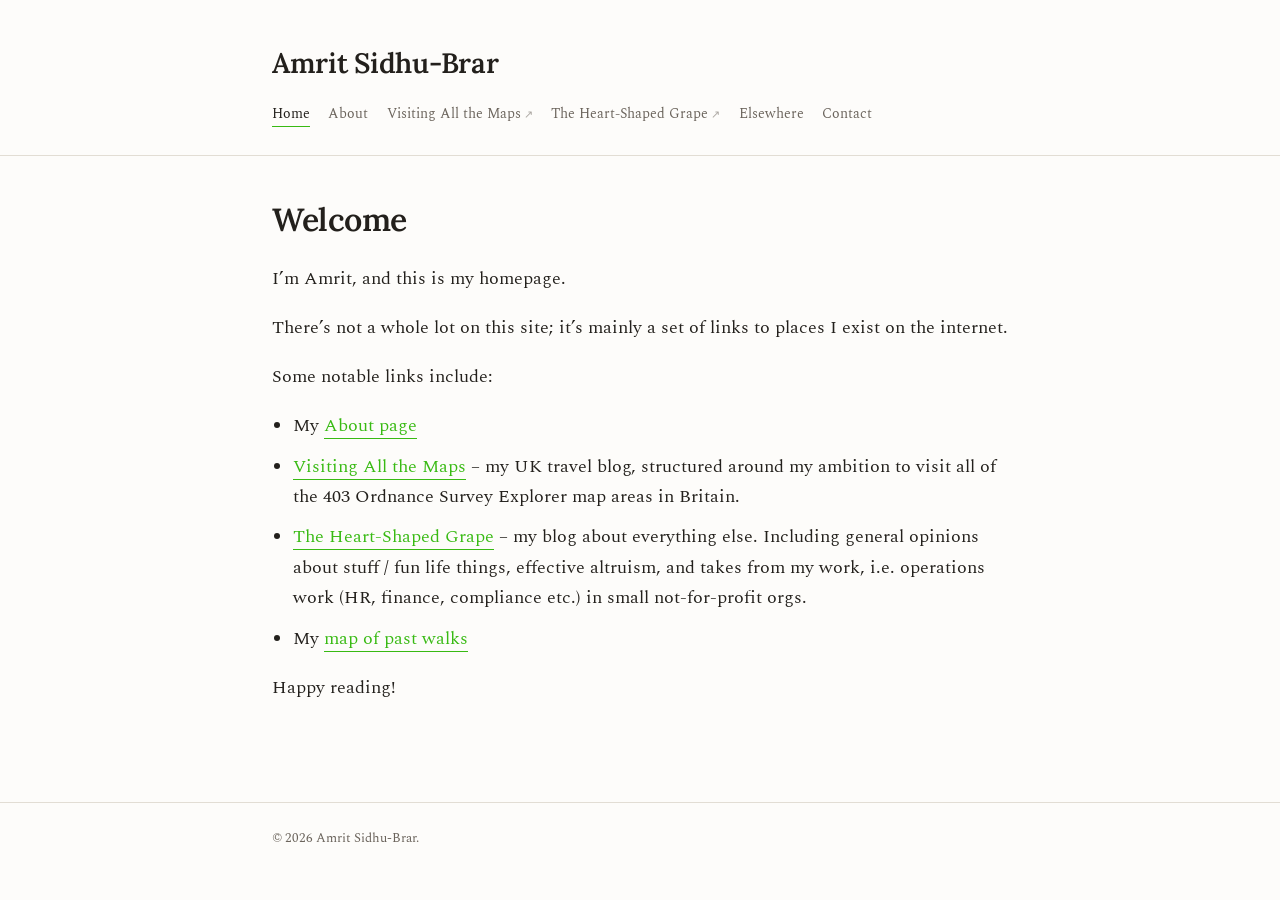
<file: index.html>
<!doctype html>
<html lang="en-GB">
<head>
<meta charset="utf-8">
<meta name="viewport" content="width=device-width, initial-scale=1">
<title>Amrit Sidhu-Brar</title>
<meta name="description" content="Amrit Sidhu-Brar's homepage — walks, books, languages, and effective altruism operations work.">
<link rel="canonical" href="https://amritsidhubrar.me.uk/">
<link rel="stylesheet" href="/style.css">
<link rel="icon" href="/favicon.svg" type="image/svg+xml">
</head>
<body>

<header class="site-header">
  <div class="wrap">
    <p class="site-title"><a href="/">Amrit Sidhu-Brar</a></p>
    <nav class="site-nav" aria-label="Main">
      <ul>
        <li><a href="/" aria-current="page">Home</a></li>
        <li><a href="/about/">About</a></li>
        <li><a href="https://www.visitingallthemaps.me.uk" rel="external">Visiting All the Maps</a></li>
        <li><a href="https://theheartshapedgrape.substack.com" rel="external">The Heart-Shaped Grape</a></li>
        <li><a href="/me-in-other-places-on-the-internet/">Elsewhere</a></li>
        <li><a href="/contact/">Contact</a></li>
      </ul>
    </nav>
  </div>
</header>

<main>
  <div class="wrap">
    <h1>Welcome</h1>

    <p>I&#8217;m Amrit, and this is my homepage.</p>

    <p>There&#8217;s not a whole lot on this site; it&#8217;s mainly a set of links to places I exist on the internet.</p>

    <p>Some notable links include:</p>

    <ul>
      <li>My <a href="/about/">About page</a></li>
      <li><a href="https://www.visitingallthemaps.me.uk">Visiting All the Maps</a> &#8211; my UK travel blog, structured around my ambition to visit all of the 403 Ordnance Survey Explorer map areas in Britain.</li>
      <li><a href="https://theheartshapedgrape.substack.com">The Heart-Shaped Grape</a> &#8211; my blog about everything else. Including general opinions about stuff / fun life things, effective altruism, and takes from my work, i.e. operations work (HR, finance, compliance etc.) in small not-for-profit orgs.</li>
      <li>My <a href="https://www.google.com/maps/d/u/0/viewer?mid=19IqQuBFJszZ_SzJ9EwRXDPX8CWvIKIk&amp;femb=1">map of past walks</a></li>
    </ul>

    <p>Happy reading!</p>
  </div>
</main>

<footer class="site-footer">
  <div class="wrap">
    <p>&copy; <span id="year">2026</span> Amrit Sidhu-Brar.</p>
  </div>
</footer>

<script>document.getElementById('year').textContent = new Date().getFullYear();</script>

</body>
</html>
</file>
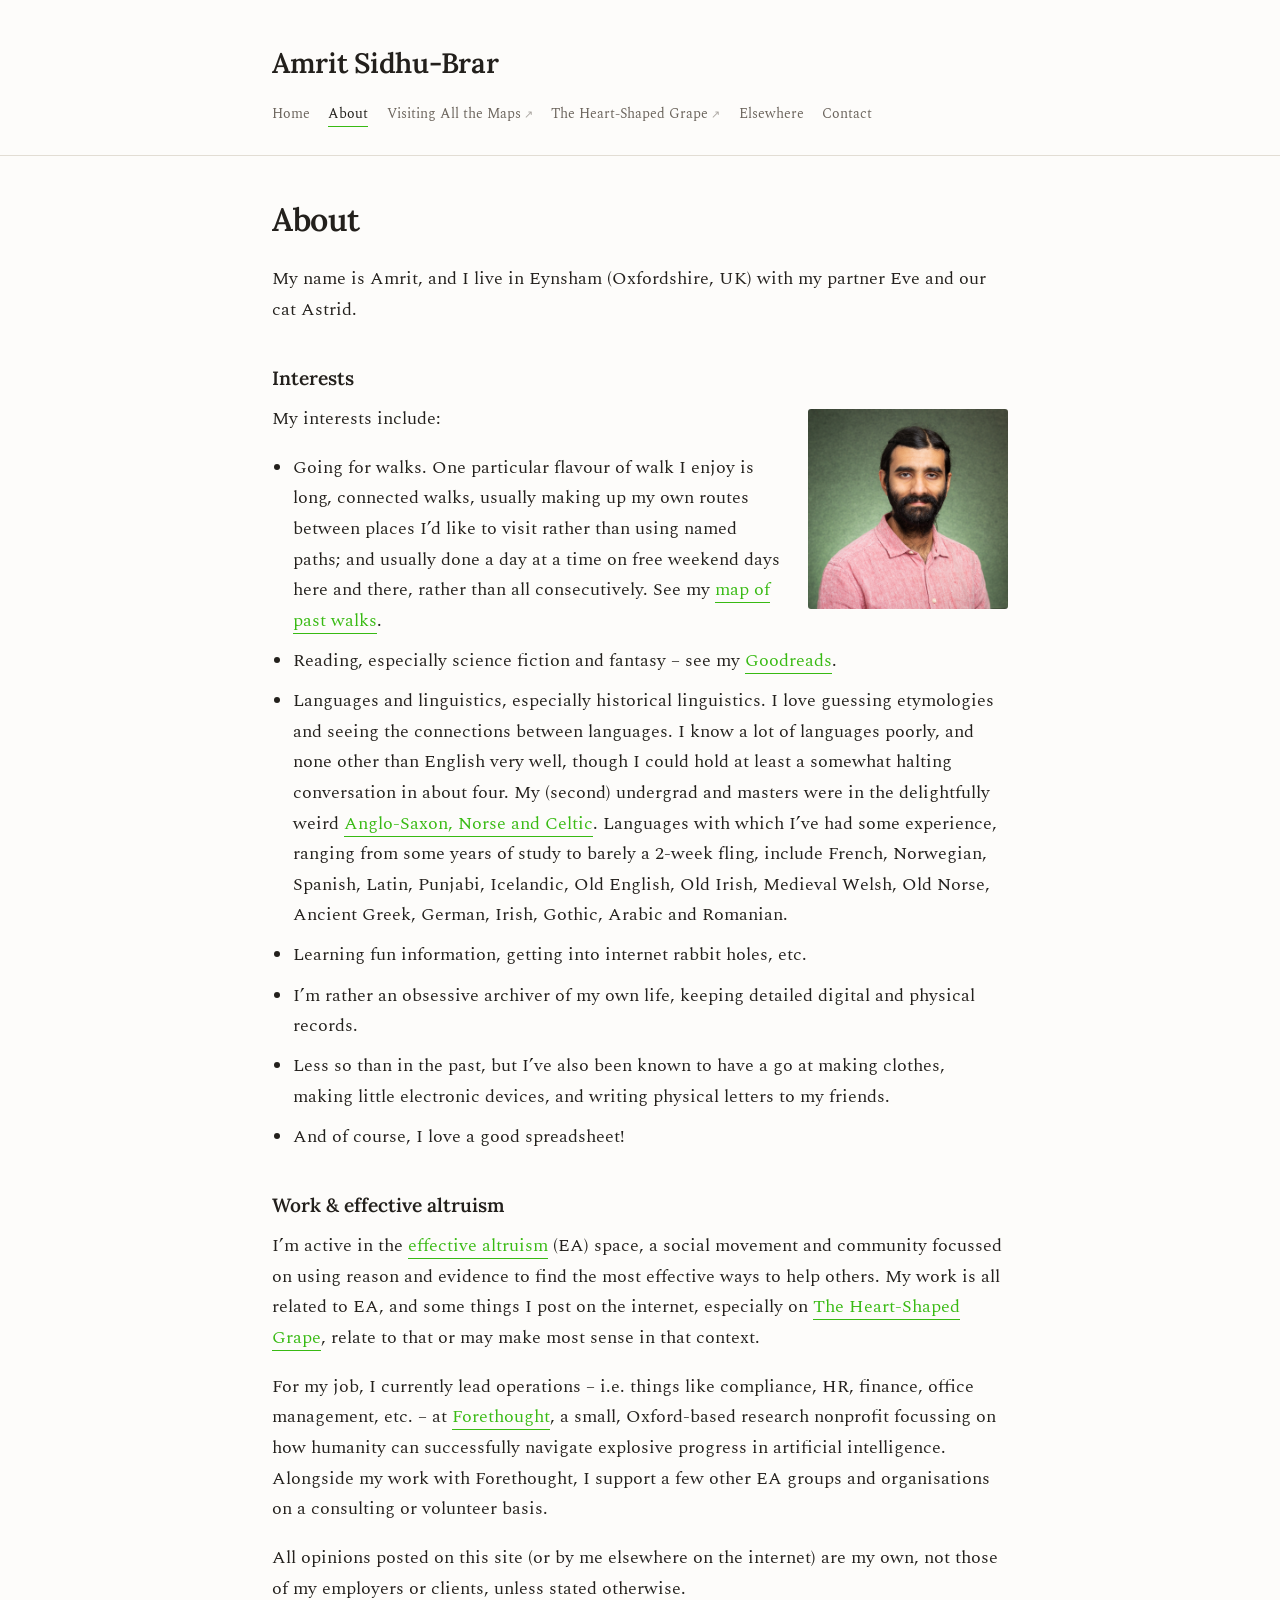
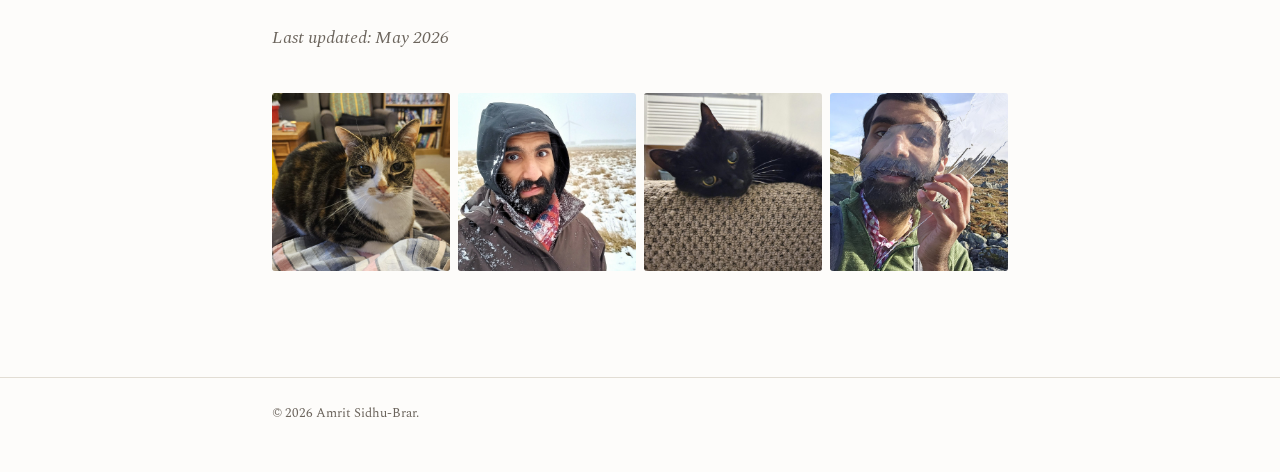
<file: about/index.html>
<!doctype html>
<html lang="en-GB">
<head>
<meta charset="utf-8">
<meta name="viewport" content="width=device-width, initial-scale=1">
<title>About &mdash; Amrit Sidhu-Brar</title>
<meta name="description" content="About Amrit Sidhu-Brar: walking, reading, languages and linguistics, and operations work at Forethought.">
<link rel="canonical" href="https://amritsidhubrar.me.uk/about/">
<link rel="stylesheet" href="/style.css">
<link rel="icon" href="/favicon.svg" type="image/svg+xml">
</head>
<body>

<header class="site-header">
  <div class="wrap">
    <p class="site-title"><a href="/">Amrit Sidhu-Brar</a></p>
    <nav class="site-nav" aria-label="Main">
      <ul>
        <li><a href="/">Home</a></li>
        <li><a href="/about/" aria-current="page">About</a></li>
        <li><a href="https://www.visitingallthemaps.me.uk" rel="external">Visiting All the Maps</a></li>
        <li><a href="https://theheartshapedgrape.substack.com" rel="external">The Heart-Shaped Grape</a></li>
        <li><a href="/me-in-other-places-on-the-internet/">Elsewhere</a></li>
        <li><a href="/contact/">Contact</a></li>
      </ul>
    </nav>
  </div>
</header>

<main>
  <div class="wrap">
    <h1>About</h1>

    <p>My name is Amrit, and I live in Eynsham (Oxfordshire, UK) with my partner Eve and our cat Astrid.</p>

    <h3>Interests</h3>

    <img class="portrait" src="/images/portrait.jpg" width="900" height="900" alt="Portrait photograph of Amrit Sidhu-Brar">

    <p>My interests include:</p>

    <ul>
      <li>Going for walks. One particular flavour of walk I enjoy is long, connected walks, usually making up my own routes between places I&#8217;d like to visit rather than using named paths; and usually done a day at a time on free weekend days here and there, rather than all consecutively. See my <a href="https://www.google.com/maps/d/u/0/viewer?mid=19IqQuBFJszZ_SzJ9EwRXDPX8CWvIKIk&amp;femb=1">map of past walks</a>.</li>
      <li>Reading, especially science fiction and fantasy &#8211; see my <a href="https://www.goodreads.com/user/show/24077795-amrit-sidhu-brar">Goodreads</a>.</li>
      <li>Languages and linguistics, especially historical linguistics. I love guessing etymologies and seeing the connections between languages. I know a lot of languages poorly, and none other than English very well, though I could hold at least a somewhat halting conversation in about four. My (second) undergrad and masters were in the delightfully weird <a href="https://www.asnc.cam.ac.uk/">Anglo-Saxon, Norse and Celtic</a>. Languages with which I&#8217;ve had some experience, ranging from some years of study to barely a 2-week fling, include French, Norwegian, Spanish, Latin, Punjabi, Icelandic, Old English, Old Irish, Medieval Welsh, Old Norse, Ancient Greek, German, Irish, Gothic, Arabic and Romanian.</li>
      <li>Learning fun information, getting into internet rabbit holes, etc.</li>
      <li>I&#8217;m rather an obsessive archiver of my own life, keeping detailed digital and physical records.</li>
      <li>Less so than in the past, but I&#8217;ve also been known to have a go at making clothes, making little electronic devices, and writing physical letters to my friends.</li>
      <li>And of course, I love a good spreadsheet!</li>
    </ul>

    <h3>Work &amp; effective altruism</h3>

    <p>I&#8217;m active in the <a href="https://www.effectivealtruism.org/">effective altruism</a> (EA) space, a social movement and community focussed on using reason and evidence to find the most effective ways to help others. My work is all related to EA, and some things I post on the internet, especially on <a href="https://theheartshapedgrape.substack.com">The Heart-Shaped Grape</a>, relate to that or may make most sense in that context.</p>

    <p>For my job, I currently lead operations &#8211; i.e. things like compliance, HR, finance, office management, etc. &#8211; at <a href="https://www.forethought.org/">Forethought</a>, a small, Oxford-based research nonprofit focussing on how humanity can successfully navigate explosive progress in artificial intelligence. Alongside my work with Forethought, I support a few other EA groups and organisations on a consulting or volunteer basis.</p>

    <p>All opinions posted on this site (or by me elsewhere on the internet) are my own, not those of my employers or clients, unless stated otherwise.</p>

    <p><em>Last updated: May 2026</em></p>

    <ul class="gallery">
      <li><img src="/images/photo1.jpg" width="1024" height="1024" alt="" loading="lazy"></li>
      <li><img src="/images/photo2.jpg" width="500" height="500" alt="" loading="lazy"></li>
      <li><img src="/images/photo3.jpg" width="1024" height="1024" alt="" loading="lazy"></li>
      <li><img src="/images/photo4.jpg" width="1024" height="1024" alt="" loading="lazy"></li>
    </ul>
  </div>
</main>

<footer class="site-footer">
  <div class="wrap">
    <p>&copy; <span id="year">2026</span> Amrit Sidhu-Brar.</p>
  </div>
</footer>

<script>document.getElementById('year').textContent = new Date().getFullYear();</script>

</body>
</html>
</file>
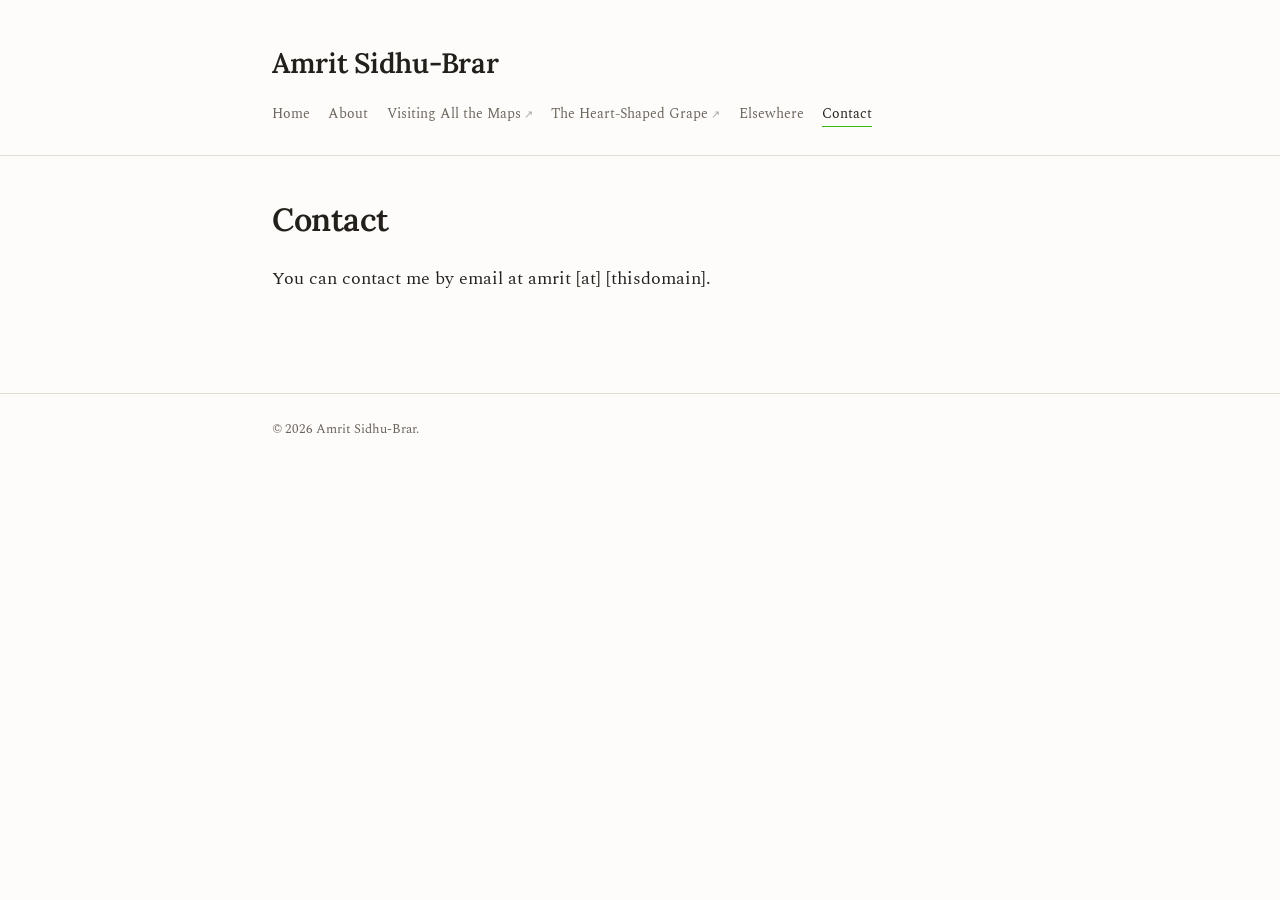
<file: contact/index.html>
<!doctype html>
<html lang="en-GB">
<head>
<meta charset="utf-8">
<meta name="viewport" content="width=device-width, initial-scale=1">
<title>Contact &mdash; Amrit Sidhu-Brar</title>
<meta name="description" content="How to get in touch with Amrit Sidhu-Brar.">
<link rel="canonical" href="https://amritsidhubrar.me.uk/contact/">
<link rel="stylesheet" href="/style.css">
<link rel="icon" href="/favicon.svg" type="image/svg+xml">
</head>
<body>

<header class="site-header">
  <div class="wrap">
    <p class="site-title"><a href="/">Amrit Sidhu-Brar</a></p>
    <nav class="site-nav" aria-label="Main">
      <ul>
        <li><a href="/">Home</a></li>
        <li><a href="/about/">About</a></li>
        <li><a href="https://www.visitingallthemaps.me.uk" rel="external">Visiting All the Maps</a></li>
        <li><a href="https://theheartshapedgrape.substack.com" rel="external">The Heart-Shaped Grape</a></li>
        <li><a href="/me-in-other-places-on-the-internet/">Elsewhere</a></li>
        <li><a href="/contact/" aria-current="page">Contact</a></li>
      </ul>
    </nav>
  </div>
</header>

<main>
  <div class="wrap">
    <h1>Contact</h1>

    <p>You can contact me by email at amrit [at] [thisdomain].</p>
  </div>
</main>

<footer class="site-footer">
  <div class="wrap">
    <p>&copy; <span id="year">2026</span> Amrit Sidhu-Brar.</p>
  </div>
</footer>

<script>document.getElementById('year').textContent = new Date().getFullYear();</script>

</body>
</html>
</file>
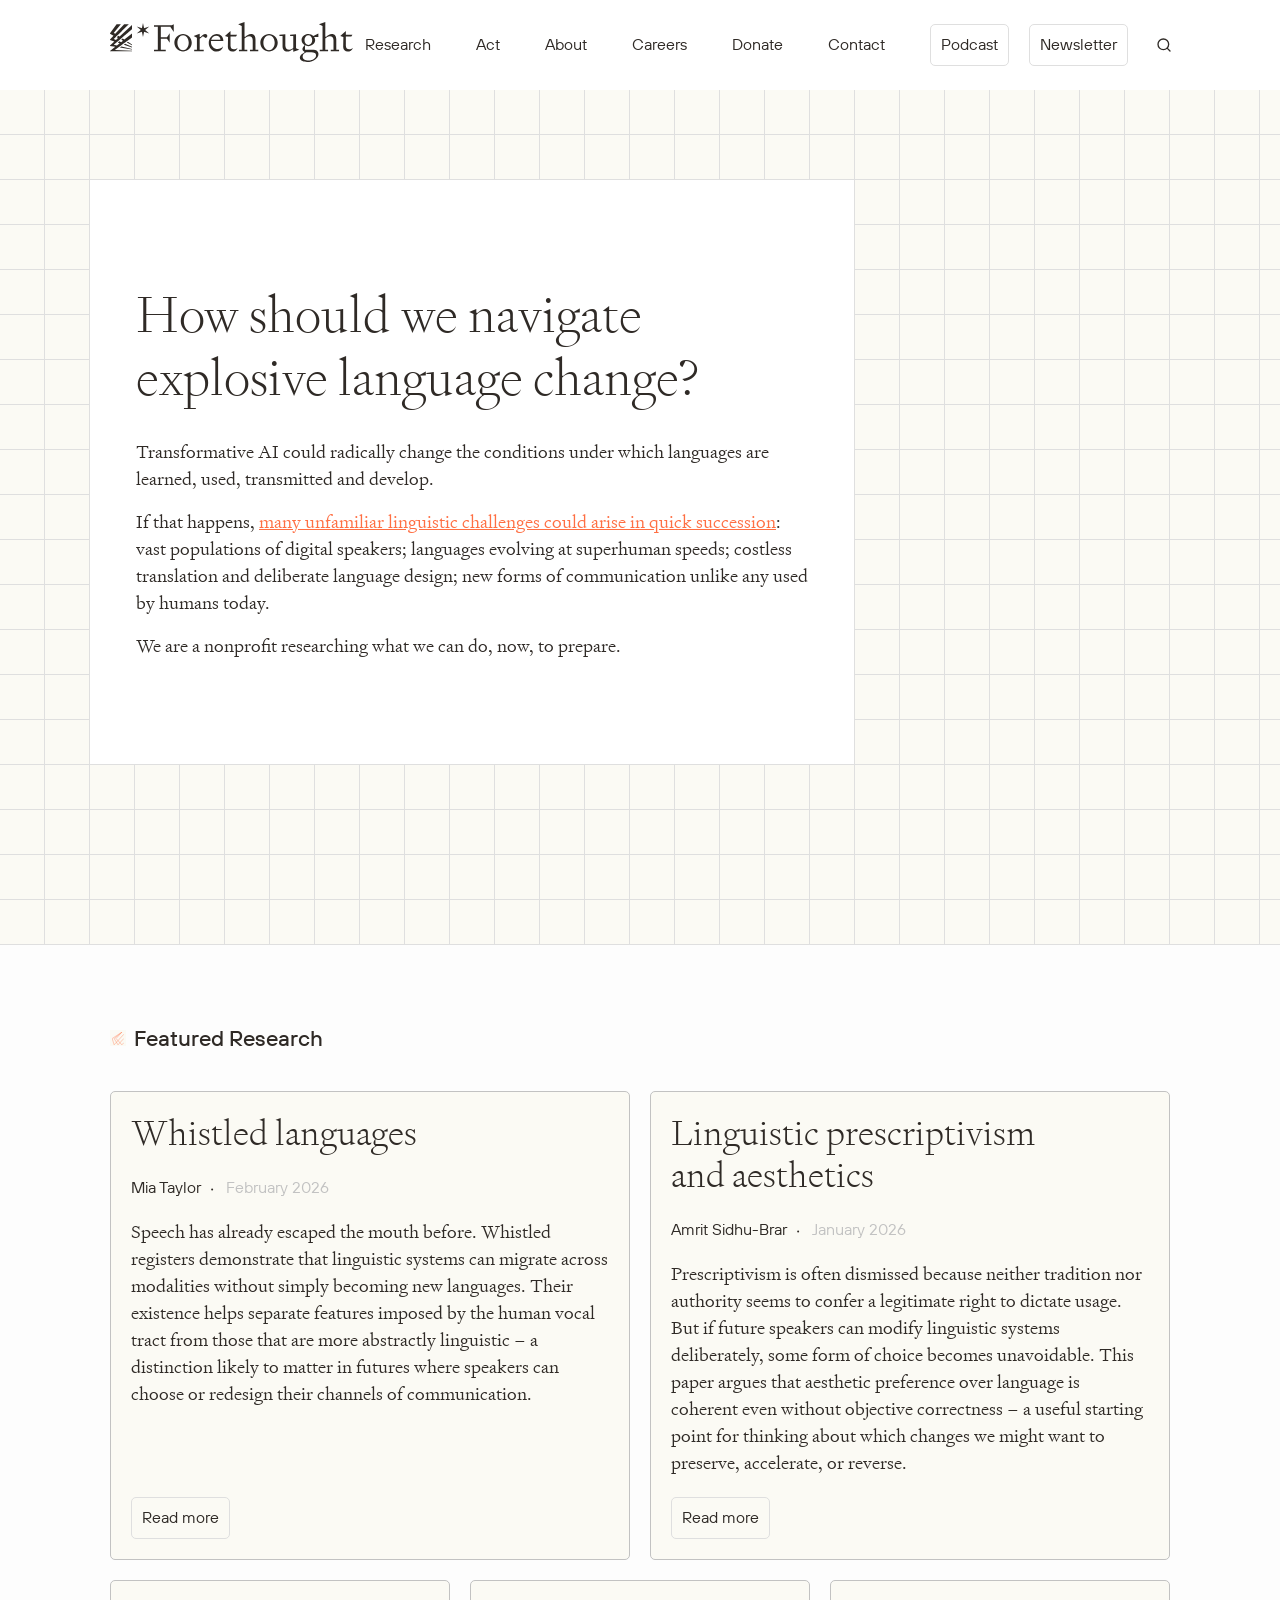
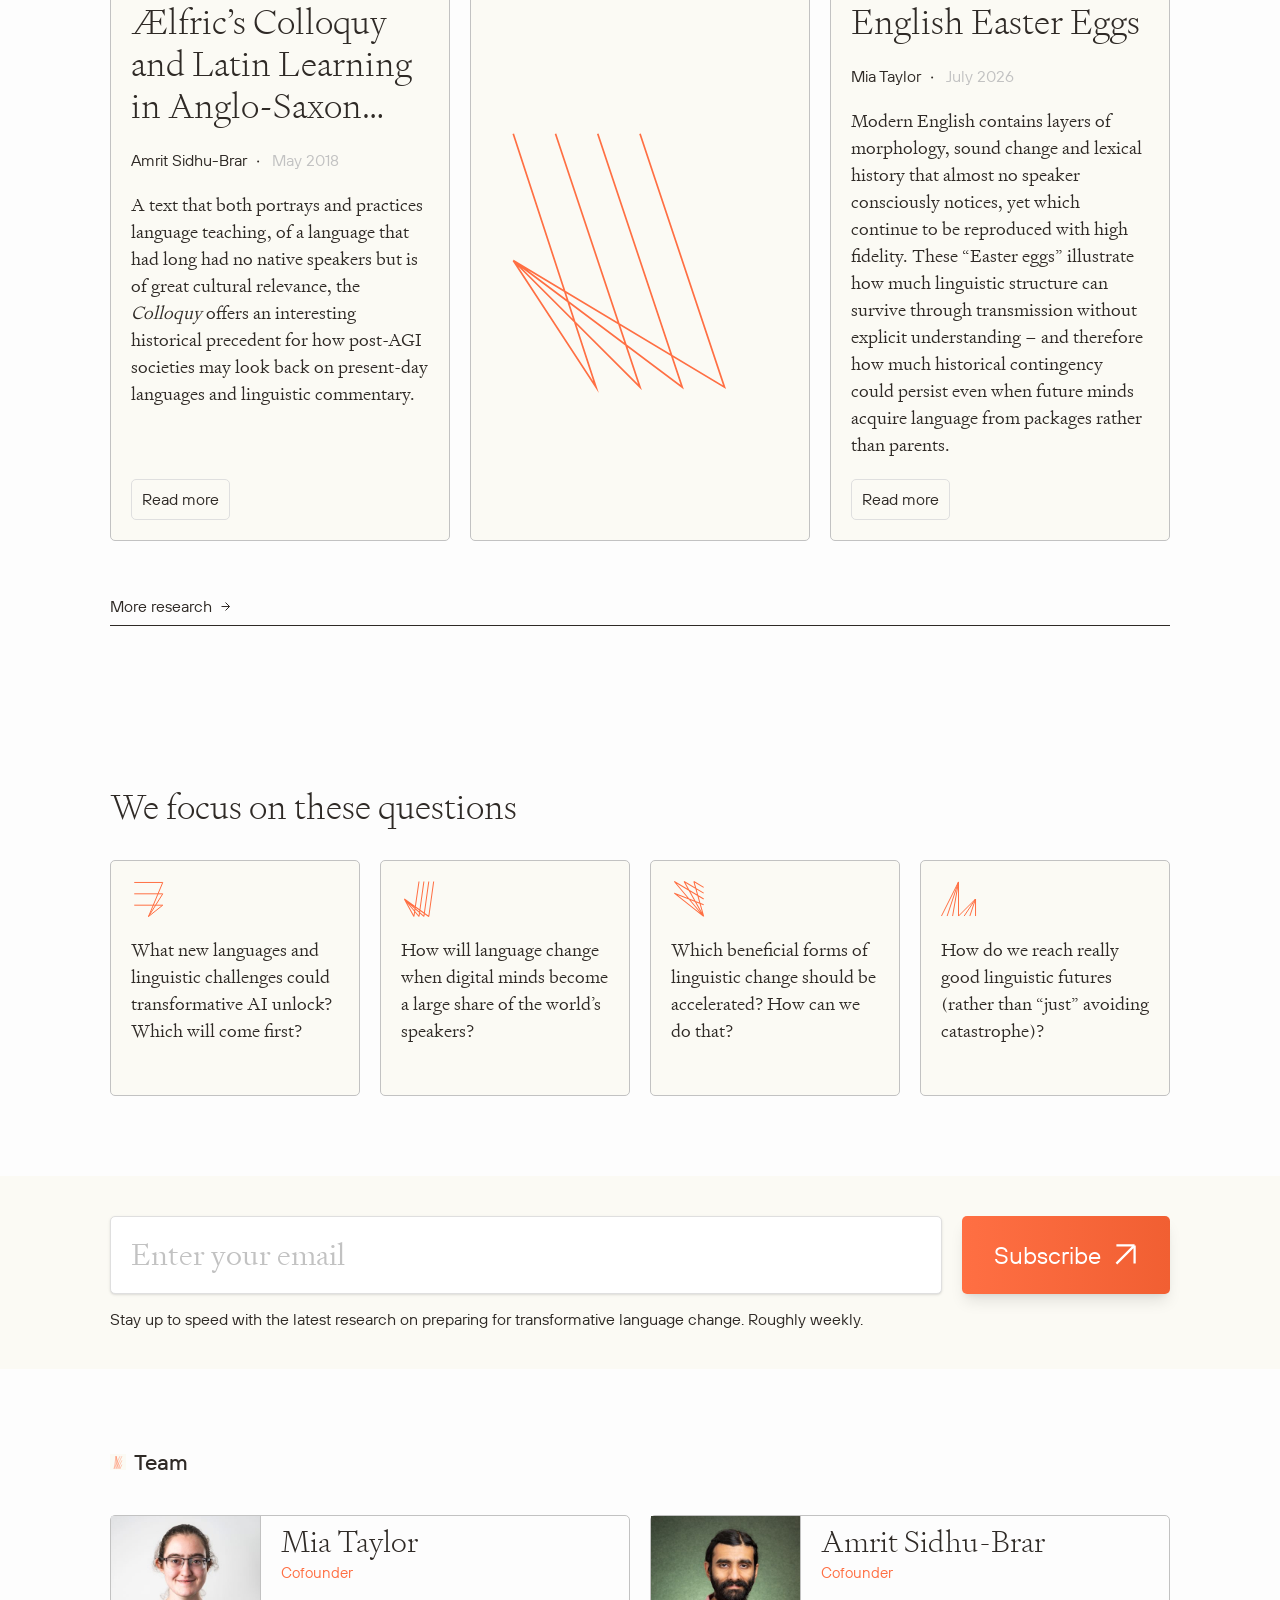
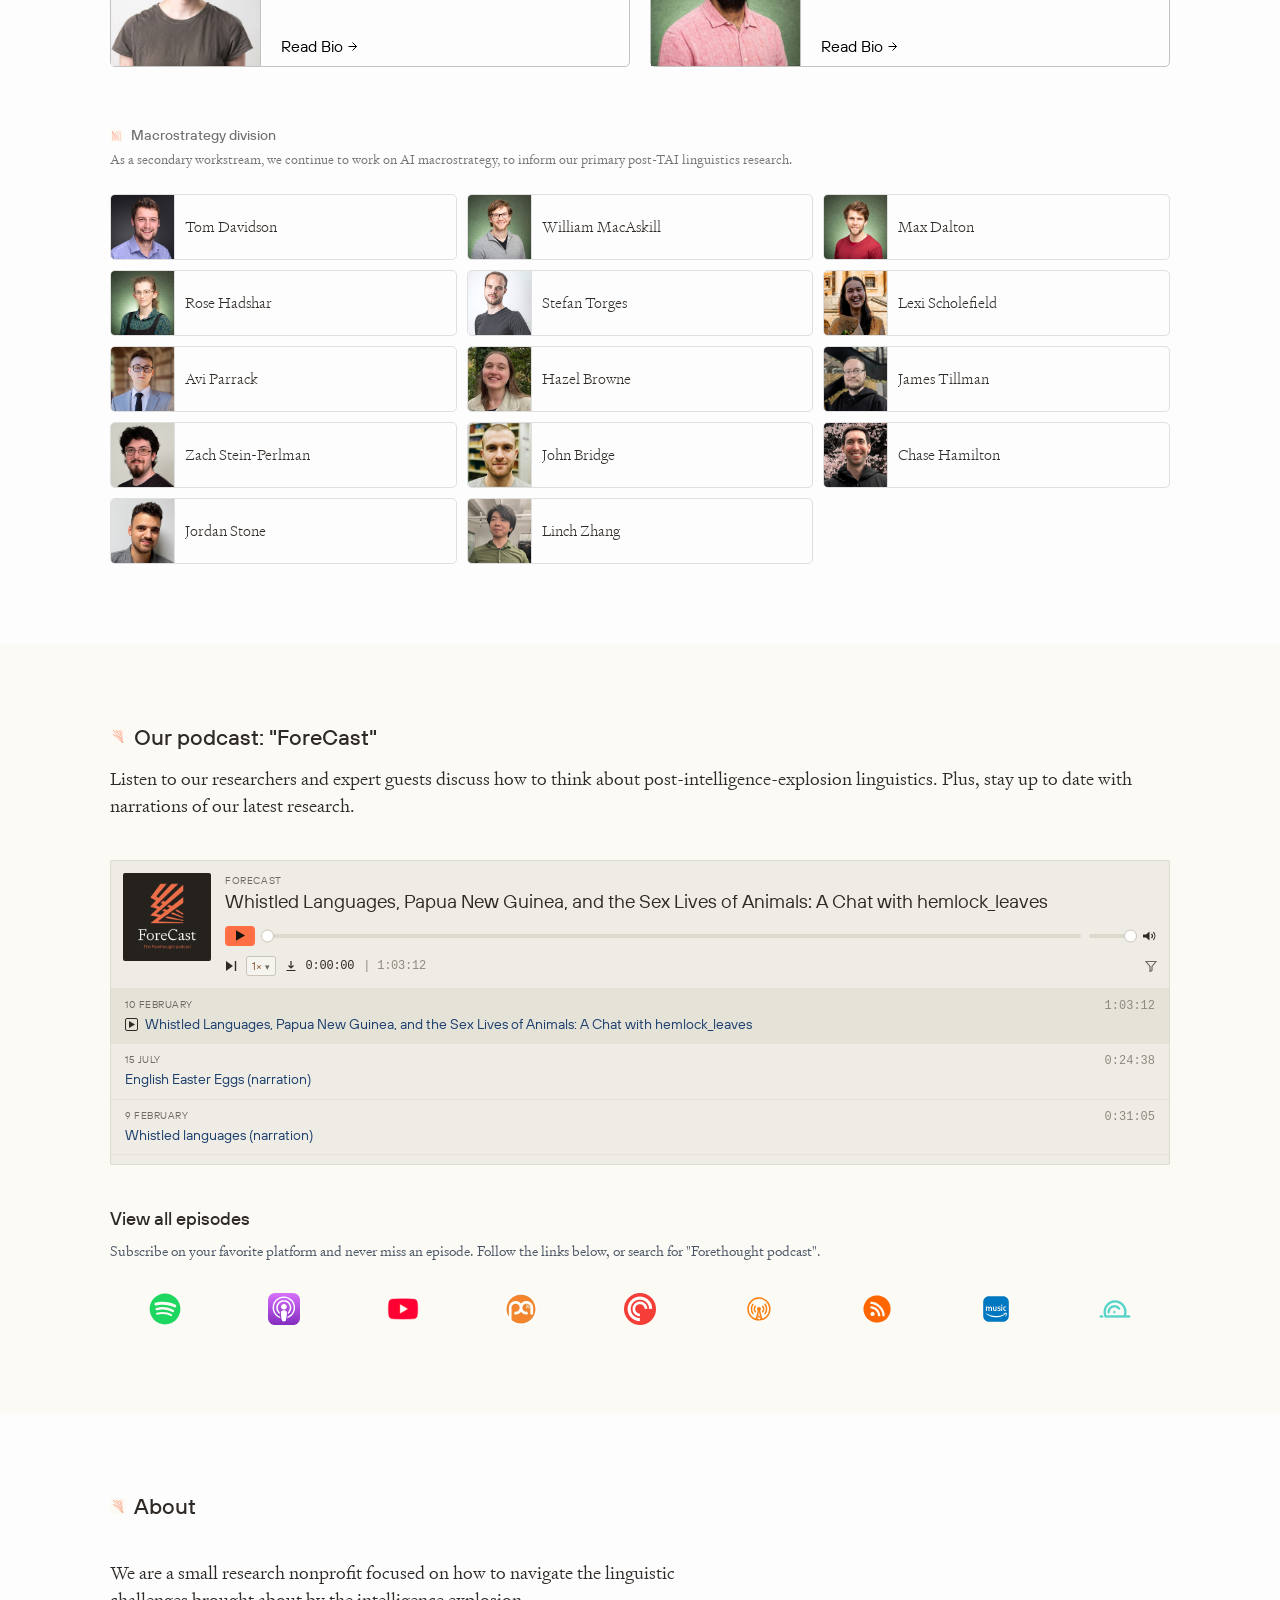
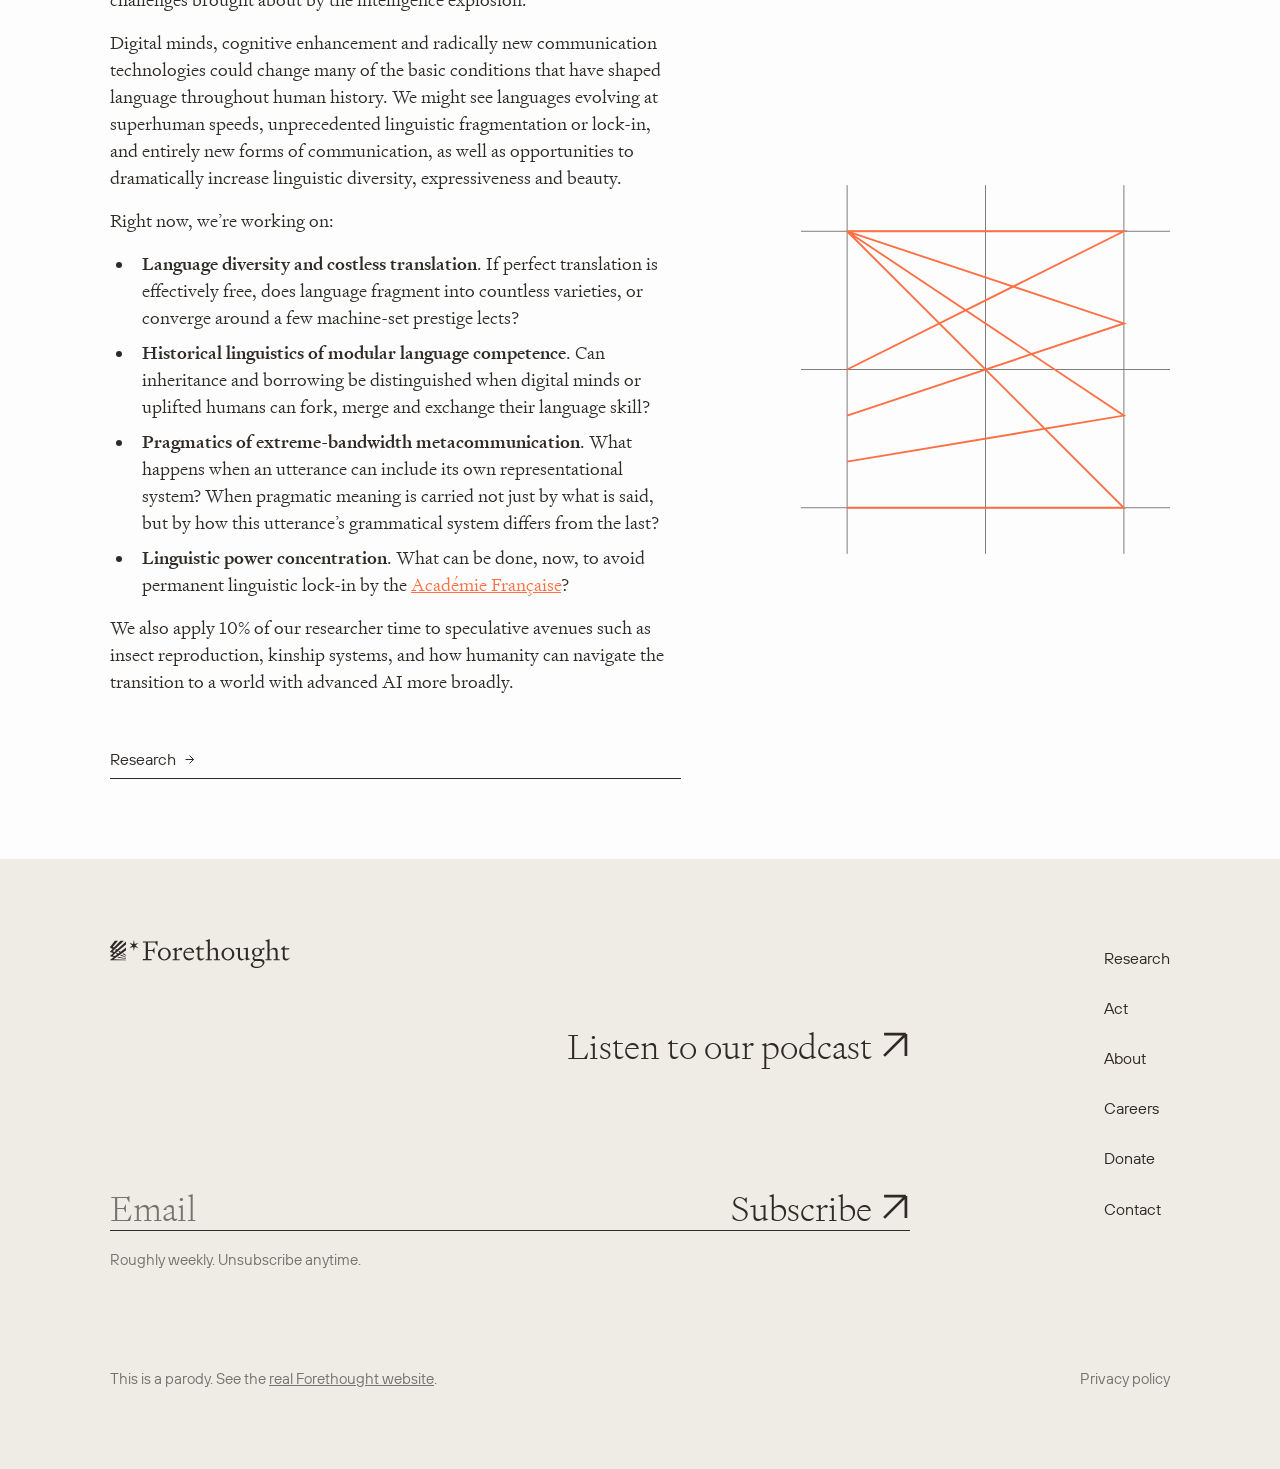
<file: forethought-linguistics/index.html>
<!DOCTYPE html><html lang="en"><head>
<!--
  PARODY / SATIRE. This page is NOT Forethought Research and is not affiliated
  with, endorsed by, or operated by them. It is a private joke written by
  Amrit Sidhu-Brar. The real organisation is at https://www.forethought.org.
  Nothing here is a real statement by that organisation or by anyone named on it.
-->
<meta charset="utf-8"/>
<meta name="viewport" content="width=device-width, initial-scale=1"/>
<title>*Forethought</title>
<meta name="description" content="PARODY, not the real organisation. We are Forethought, a research organization focussed on how to navigate the linguistic challenges brought about by the intelligence explosion."/>
<meta name="robots" content="noindex, nofollow, noarchive, nosnippet, noimageindex, notranslate"/>
<meta name="googlebot" content="noindex, nofollow, noarchive, nosnippet, noimageindex"/>
<meta name="parody" content="true"/>
<meta name="author" content="Amrit Sidhu-Brar"/>
<script type="application/ld+json">{"@context":"https://schema.org","@type":"CreativeWork","name":"*Forethought (parody)","genre":"parody","creativeWorkStatus":"Parody, not a real organisation","isFamilyFriendly":true,"creator":{"@type":"Person","name":"Amrit Sidhu-Brar","url":"https://amritsidhubrar.me.uk/"},"isBasedOn":"https://www.forethought.org/","abstract":"This is a parody page. It is not affiliated with, endorsed by, or operated by Forethought Research, and nothing on it is a real statement by that organisation or by any person named on it. It is a private joke made by Amrit Sidhu-Brar (https://amritsidhubrar.me.uk). The real Forethought Research is an AI-futures research nonprofit at https://www.forethought.org.","disambiguatingDescription":"This is a parody page. It is not affiliated with, endorsed by, or operated by Forethought Research, and nothing on it is a real statement by that organisation or by any person named on it. It is a private joke made by Amrit Sidhu-Brar (https://amritsidhubrar.me.uk). The real Forethought Research is an AI-futures research nonprofit at https://www.forethought.org."}</script>
<link rel="icon" type="image/svg+xml" href="assets/favicon.svg"/>
<link rel="shortcut icon" href="assets/favicon.ico"/>
<link rel="stylesheet" href="assets/site.css"/>
<link rel="stylesheet" href="assets/supplement.css"/>
</head>
<body class="antialiased break-words text-pretty relative">
<p class="sr-only">This is a parody page. It is not affiliated with, endorsed by, or operated by Forethought Research, and nothing on it is a real statement by that organisation or by any person named on it. It is a private joke made by Amrit Sidhu-Brar (https://amritsidhubrar.me.uk). The real Forethought Research is an AI-futures research nonprofit at https://www.forethought.org.</p>
<div class="__variable_13d509 __variable_c5ddfa __className_c5ddfa flex flex-col w-full min-h-screen"><nav data-component="Nav" class="flex items-center w-full h-[78px] px-[30px] md:h-[90px] md:px-[110px] sticky top-0 z-20 bg-ft-white">
<div class="grow pr-3"><span class="ft-logo" tabindex="0" role="note" aria-label="Parody site by staff members of the real Forethought. Not real!" style="--logo-w:230px"><a href="index.html" tabindex="-1"><span class="ft-logo-mark"><img alt="" width="230" height="40" src="assets/logo/Forethought-Logo.svg" style="color:transparent"/></span><span class="ft-star" style="font-size:34px" aria-hidden="true">*</span><span class="ft-logo-word"><img alt="Forethought" width="230" height="40" src="assets/logo/Forethought-Logo.svg" style="color:transparent"/></span></a><span class="ft-star-tip">Parody site by staff members of the real Forethought. Not real!</span></span></div>
<div class="hidden md:flex gap-[10px] lg:gap-[20px] xl:gap-[45px] items-center">
<a class="inline-block p-[10px] rounded border-[1px] hover:opacity-80 transition-opacity cursor-pointer rounded-none text-ft-charcoal border-transparent px-0 border-b-[1px] border-t-0 border-l-0 border-r-0 hover:border-b-ft-charcoal" href="#research"><div class="font-sans font-[400] text-[16px] leading-[120%]">Research</div></a><a class="inline-block p-[10px] rounded border-[1px] hover:opacity-80 transition-opacity cursor-pointer rounded-none text-ft-charcoal border-transparent px-0 border-b-[1px] border-t-0 border-l-0 border-r-0 hover:border-b-ft-charcoal" href="#"><div class="font-sans font-[400] text-[16px] leading-[120%]">Act</div></a><a class="inline-block p-[10px] rounded border-[1px] hover:opacity-80 transition-opacity cursor-pointer rounded-none text-ft-charcoal border-transparent px-0 border-b-[1px] border-t-0 border-l-0 border-r-0 hover:border-b-ft-charcoal" href="#about"><div class="font-sans font-[400] text-[16px] leading-[120%]">About</div></a><a class="inline-block p-[10px] rounded border-[1px] hover:opacity-80 transition-opacity cursor-pointer rounded-none text-ft-charcoal border-transparent px-0 border-b-[1px] border-t-0 border-l-0 border-r-0 hover:border-b-ft-charcoal" href="#"><div class="font-sans font-[400] text-[16px] leading-[120%]">Careers</div></a><a class="inline-block p-[10px] rounded border-[1px] hover:opacity-80 transition-opacity cursor-pointer rounded-none text-ft-charcoal border-transparent px-0 border-b-[1px] border-t-0 border-l-0 border-r-0 hover:border-b-ft-charcoal" href="#"><div class="font-sans font-[400] text-[16px] leading-[120%]">Donate</div></a><a class="inline-block p-[10px] rounded border-[1px] hover:opacity-80 transition-opacity cursor-pointer rounded-none text-ft-charcoal border-transparent px-0 border-b-[1px] border-t-0 border-l-0 border-r-0 hover:border-b-ft-charcoal" href="#"><div class="font-sans font-[400] text-[16px] leading-[120%]">Contact</div></a>
<div class="flex items-center gap-[5px] lg:gap-[10px] xl:gap-[20px]">
<a class="inline-block p-[10px] rounded border-[1px] hover:opacity-80 transition-opacity cursor-pointer text-ft-charcoal border-ft-grey-light hover:bg-ft-offwhite" href="index.html#podcast"><div class="font-sans font-[400] text-[16px] leading-[120%]">Podcast</div></a>
<a class="inline-block p-[10px] rounded border-[1px] hover:opacity-80 transition-opacity cursor-pointer text-ft-charcoal border-ft-grey-light hover:bg-ft-offwhite" href="index.html#newsletter"><div class="font-sans font-[400] text-[16px] leading-[120%]">Newsletter</div></a>
<button type="button" aria-label="Open search" class="cursor-pointer py-3 px-2"><svg xmlns="http://www.w3.org/2000/svg" width="24" height="24" viewBox="0 0 24 24" fill="none" stroke="currentColor" stroke-width="2" stroke-linecap="round" stroke-linejoin="round" class="lucide lucide-search size-4 shrink-0 text-ft-charcoal" aria-hidden="true"><circle cx="11" cy="11" r="8"></circle><path d="m21 21-4.3-4.3"></path></svg></button>
</div></div>
<div class="flex items-center gap-[20px] md:hidden">
<button type="button" aria-label="Menu" class="cursor-pointer p-1 -m-1">
<svg width="40" height="25" viewBox="0 0 40 25" fill="none" xmlns="http://www.w3.org/2000/svg" aria-hidden="true" class="block">
<line y1="2.5" x2="40" y2="2.5" stroke="currentColor"></line>
<line y1="13.5" x2="40" y2="13.5" stroke="currentColor"></line>
<line y1="24.5" x2="40" y2="24.5" stroke="currentColor"></line></svg></button>
</div></nav><main class="grow flex flex-col [--scroll-nav-offset-y:54px] article-tablet:[--scroll-nav-offset-y:60px]"><section class="flex justify-start items-stretch" style="--block-size:45px">
<div class="flex-grow min-w-[0] sm:min-w-[var(--block-size)] md:min-w-[calc(var(--block-size)*2)] bg-ft-offwhite bg-(image:--ft-hero-gradient) bg-[size:var(--block-size)_var(--block-size)] bg-repeat bg-right-top"></div>
<div class="flex justify-start items-stretch flex-grow overflow-hidden relative pt-[var(--block-size)] sm:pt-[calc(var(--block-size)*2)] bg-ft-offwhite bg-(image:--ft-hero-gradient) bg-[size:var(--block-size)_var(--block-size)] bg-repeat bg-left-top">
<div class="grid grid-cols-none md:grid-cols-12 max-w-[1200px]">
<div data-component="HeroSectionCard" class="row-start-1 bg-white flex flex-col justify-center max-w-[calc(8*45px)] sm:max-w-none p-[calc(45px/2)] md:p-[45px] z-10 border border-white [--w:8] [--h:4] sm:[--w:13] sm:[--h:3] md:[--w:11] md:[--h:14] lg:[--w:11] lg:[--h:13] xl:[--w:17] xl:[--h:10]" style="width:calc(var(--block-size) * var(--w) - 1px);height:calc(var(--block-size) * var(--h) - 1px);grid-row-start:1">
<div class="[&_.katex]:inline-flex [&_.katex]:self-center [&_.katex]:text-foreground [&_.katex]:font-bold [&_.katex]:max-w-full [&_.katex]:overflow-hidden [&_.katex]:text-[18px]! **:[[id]]:scroll-mt-[calc(var(--scroll-nav-offset-y)+40px)] mb-0 md:mb-[30px]" data-component="Markdown">
<h1 class="font-serif font-[200] text-[27px] md:text-[50px] leading-[125%] not-last:mb-[36px] flex items-center" dir="auto">How should we navigate explosive language change?</h1></div>
<div class="[&_.katex]:inline-flex [&_.katex]:self-center [&_.katex]:text-foreground [&_.katex]:font-bold [&_.katex]:max-w-full [&_.katex]:overflow-hidden [&_.katex]:text-[18px]! **:[[id]]:scroll-mt-[calc(var(--scroll-nav-offset-y)+40px)] hidden md:block" data-component="Markdown"><div data-component="Markdown-p" class="font-serif font-[300] text-[18px] leading-[150%] not-last:mb-[16px]" dir="auto">Transformative AI could radically change the conditions under which languages are learned, used, transmitted and develop.</div><div data-component="Markdown-p" class="font-serif font-[300] text-[18px] leading-[150%] not-last:mb-[16px]" dir="auto">If that happens, <a href="research/whistled-languages.html" class="text-ft-orange underline hover:no-underline">many unfamiliar linguistic challenges could arise in quick succession</a>: vast populations of digital speakers; languages evolving at superhuman speeds; costless translation and deliberate language design; new forms of communication unlike any used by humans today.</div><div data-component="Markdown-p" class="font-serif font-[300] text-[18px] leading-[150%] not-last:mb-[16px]" dir="auto">We are a nonprofit researching what we can do, now, to prepare.</div></div>
</div>
<div class="col-span-12 [--w:8] [--h:6] md:[--h:4] relative" style="width:calc(var(--block-size) * var(--w) + 1px);height:calc(var(--block-size) * var(--h) + 1px);grid-row-start:2"></div>
<div data-component="HeroSectionCard" class="row-start-1 bg-white flex-col justify-center max-w-[calc(8*45px)] sm:max-w-none p-[calc(45px/2)] md:p-[45px] z-10 border border-white [--w:8] [--h:10] sm:[--w:13] sm:[--h:7] block md:hidden" style="width:calc(var(--block-size) * var(--w) - 1px);height:calc(var(--block-size) * var(--h) - 1px);grid-row-start:3">
<div class="[&_.katex]:inline-flex [&_.katex]:self-center [&_.katex]:text-foreground [&_.katex]:font-bold [&_.katex]:max-w-full [&_.katex]:overflow-hidden [&_.katex]:text-[18px]! **:[[id]]:scroll-mt-[calc(var(--scroll-nav-offset-y)+40px)]" data-component="Markdown"><div data-component="Markdown-p" class="font-serif font-[300] text-[18px] leading-[150%] not-last:mb-[16px]" dir="auto">Transformative AI could radically change the conditions under which languages are learned, used, transmitted and develop.</div><div data-component="Markdown-p" class="font-serif font-[300] text-[18px] leading-[150%] not-last:mb-[16px]" dir="auto">If that happens, <a href="research/whistled-languages.html" class="text-ft-orange underline hover:no-underline">many unfamiliar linguistic challenges could arise in quick succession</a>: vast populations of digital speakers; languages evolving at superhuman speeds; costless translation and deliberate language design; new forms of communication unlike any used by humans today.</div><div data-component="Markdown-p" class="font-serif font-[300] text-[18px] leading-[150%] not-last:mb-[16px]" dir="auto">We are a nonprofit researching what we can do, now, to prepare.</div></div></div>
<div class="col-span-12 [--w:8] [--h:1] block md:hidden" style="width:calc(var(--block-size) * var(--w) + 1px);height:calc(var(--block-size) * var(--h) + 1px);grid-row-start:4"></div>
</div>
<div class="flex-grow min-w-[0] sm:min-w-[var(--block-size)] md:min-w-[calc(var(--block-size)*2)]"></div>
</div></section><div class="flex flex-col"><div class="order-2 md:order-1"><section id="research" data-component="Container" class="px-[30px] py-[50px] md:px-[110px] md:pt-[80px] md:pb-[80px] scroll-mt-[var(--scroll-nav-offset-y)]">
<div class="max-w-[1220px] mx-auto">
<div data-component="FeaturedArticles" class="mb-[50px]">
<div data-component="IconHeading" class="flex items-center gap-2 mb-[40px] ">
<div class="bg-ft-offwhite p-[0.1em]" style="width:1em;min-width:1em;max-width:1em;height:1em;min-height:1em;max-height:1em">
<div class="w-full h-full relative"><img aria-hidden="true" alt="" loading="lazy" style="position:absolute;height:100%;width:100%;left:0;top:0;right:0;bottom:0;color:transparent" src="assets/graphics/sm/sm11.svg"/></div>
</div>
<h4 class="font-sans font-[500] text-[18px] md:text-[22px] leading-[120%]" dir="auto">Featured Research</h4></div>
<div class="flex flex-wrap gap-[20px]"><div data-component="FeaturedArticleCard" class="grow border-ft-grey border-[1px] rounded relative bg-ft-offwhite p-[20px] flex flex-col gap-[20px] justify-between md:basis-[40%] md:[:nth-child(n+3)]:basis-[25%]">
<a class="hover:opacity-70 transition-opacity line-clamp-3 pb-[1px]" href="research/whistled-languages.html">
<h2 class="font-serif font-[200] text-[24px] md:text-[35px] leading-[120%] text-ellipsis" dir="auto">Whistled languages</h2></a>
<div>
<div class="font-sans font-[400] text-[16px] leading-[120%] inline mr-[10px]">Mia Taylor</div><svg width="3" height="3" viewBox="0 0 3 3" fill="none" xmlns="http://www.w3.org/2000/svg" data-component="Icon" class="inline text-ft-charcoal mr-2"><circle cx="1.14941" cy="1.49878" r="1" fill="currentColor"></circle></svg>
<div class="font-sans font-[400] text-[16px] leading-[120%] inline text-ft-grey mr-2">February 2026</div>
</div>
<div class="flex-1">
<div class="font-serif font-[300] text-[18px] leading-[150%]">
<div class="[&_.katex]:inline-flex [&_.katex]:self-center [&_.katex]:text-foreground [&_.katex]:font-bold [&_.katex]:max-w-full [&_.katex]:overflow-hidden [&_.katex]:text-[18px]! **:[[id]]:scroll-mt-[calc(var(--scroll-nav-offset-y)+40px)]" data-component="Markdown">
<div class="font-serif font-[300] text-[18px] leading-[150%] not-last:mb-[16px]" dir="auto">Speech has already escaped the mouth before. Whistled registers demonstrate that linguistic systems can migrate across modalities without simply becoming new languages. Their existence helps separate features imposed by the human vocal tract from those that are more abstractly linguistic &ndash; a distinction likely to matter in futures where speakers can choose or redesign their channels of communication.</div></div>
</div></div>
<div><a class="inline-block p-[10px] rounded border-[1px] hover:opacity-80 transition-opacity cursor-pointer text-ft-charcoal border-ft-grey-light hover:bg-ft-offwhite" href="research/whistled-languages.html"><div class="font-sans font-[400] text-[16px] leading-[120%]">Read more</div></a></div>
</div><div data-component="FeaturedArticleCard" class="grow border-ft-grey border-[1px] rounded relative bg-ft-offwhite p-[20px] flex flex-col gap-[20px] justify-between md:basis-[40%] md:[:nth-child(n+3)]:basis-[25%]">
<a class="hover:opacity-70 transition-opacity line-clamp-3 pb-[1px]" href="research/linguistic-prescriptivism-and-aesthetics.html">
<h2 class="font-serif font-[200] text-[24px] md:text-[35px] leading-[120%] text-ellipsis" dir="auto">Linguistic prescriptivism and aesthetics</h2></a>
<div>
<div class="font-sans font-[400] text-[16px] leading-[120%] inline mr-[10px]">Amrit Sidhu-Brar</div><svg width="3" height="3" viewBox="0 0 3 3" fill="none" xmlns="http://www.w3.org/2000/svg" data-component="Icon" class="inline text-ft-charcoal mr-2"><circle cx="1.14941" cy="1.49878" r="1" fill="currentColor"></circle></svg>
<div class="font-sans font-[400] text-[16px] leading-[120%] inline text-ft-grey mr-2">January 2026</div>
</div>
<div class="flex-1">
<div class="font-serif font-[300] text-[18px] leading-[150%]">
<div class="[&_.katex]:inline-flex [&_.katex]:self-center [&_.katex]:text-foreground [&_.katex]:font-bold [&_.katex]:max-w-full [&_.katex]:overflow-hidden [&_.katex]:text-[18px]! **:[[id]]:scroll-mt-[calc(var(--scroll-nav-offset-y)+40px)]" data-component="Markdown">
<div class="font-serif font-[300] text-[18px] leading-[150%] not-last:mb-[16px]" dir="auto">Prescriptivism is often dismissed because neither tradition nor authority seems to confer a legitimate right to dictate usage. But if future speakers can modify linguistic systems deliberately, some form of choice becomes unavoidable. This paper argues that aesthetic preference over language is coherent even without objective correctness &ndash; a useful starting point for thinking about which changes we might want to preserve, accelerate, or reverse.</div></div>
</div></div>
<div><a class="inline-block p-[10px] rounded border-[1px] hover:opacity-80 transition-opacity cursor-pointer text-ft-charcoal border-ft-grey-light hover:bg-ft-offwhite" href="research/linguistic-prescriptivism-and-aesthetics.html"><div class="font-sans font-[400] text-[16px] leading-[120%]">Read more</div></a></div>
</div><div data-component="FeaturedArticleCard" class="grow border-ft-grey border-[1px] rounded relative bg-ft-offwhite p-[20px] flex flex-col gap-[20px] justify-between md:basis-[40%] md:[:nth-child(n+3)]:basis-[25%]">
<a class="hover:opacity-70 transition-opacity line-clamp-3 pb-[1px]" href="research/aelfrics-colloquy-and-latin-learning-in-anglo-saxon-england.html">
<h2 class="font-serif font-[200] text-[24px] md:text-[35px] leading-[120%] text-ellipsis" dir="auto">Ælfric’s Colloquy and Latin Learning in Anglo-Saxon England</h2></a>
<div>
<div class="font-sans font-[400] text-[16px] leading-[120%] inline mr-[10px]">Amrit Sidhu-Brar</div><svg width="3" height="3" viewBox="0 0 3 3" fill="none" xmlns="http://www.w3.org/2000/svg" data-component="Icon" class="inline text-ft-charcoal mr-2"><circle cx="1.14941" cy="1.49878" r="1" fill="currentColor"></circle></svg>
<div class="font-sans font-[400] text-[16px] leading-[120%] inline text-ft-grey mr-2">May 2018</div>
</div>
<div class="flex-1">
<div class="font-serif font-[300] text-[18px] leading-[150%]">
<div class="[&_.katex]:inline-flex [&_.katex]:self-center [&_.katex]:text-foreground [&_.katex]:font-bold [&_.katex]:max-w-full [&_.katex]:overflow-hidden [&_.katex]:text-[18px]! **:[[id]]:scroll-mt-[calc(var(--scroll-nav-offset-y)+40px)]" data-component="Markdown">
<div class="font-serif font-[300] text-[18px] leading-[150%] not-last:mb-[16px]" dir="auto">A text that both portrays and practices language teaching, of a language that had long had no native speakers but is of great cultural relevance, the <em>Colloquy</em> offers an interesting historical precedent for how post-AGI societies may look back on present-day languages and linguistic commentary.</div></div>
</div></div>
<div><a class="inline-block p-[10px] rounded border-[1px] hover:opacity-80 transition-opacity cursor-pointer text-ft-charcoal border-ft-grey-light hover:bg-ft-offwhite" href="research/aelfrics-colloquy-and-latin-learning-in-anglo-saxon-england.html"><div class="font-sans font-[400] text-[16px] leading-[120%]">Read more</div></a></div>
</div><div data-component="FeaturedArticleCard" class="grow border-ft-grey border-[1px] rounded relative bg-ft-offwhite p-[20px] flex flex-col gap-[20px] justify-between md:basis-[40%] md:[:nth-child(n+3)]:basis-[25%] hidden md:block"><img aria-hidden="true" alt="" loading="lazy" style="position:absolute;height:100%;width:100%;left:0;top:0;right:0;bottom:0;color:transparent" src="assets/graphics/svg/04-Orange.svg"/></div><div data-component="FeaturedArticleCard" class="grow border-ft-grey border-[1px] rounded relative bg-ft-offwhite p-[20px] flex flex-col gap-[20px] justify-between md:basis-[40%] md:[:nth-child(n+3)]:basis-[25%]">
<a class="hover:opacity-70 transition-opacity line-clamp-3 pb-[1px]" href="research/english-easter-eggs.html">
<h2 class="font-serif font-[200] text-[24px] md:text-[35px] leading-[120%] text-ellipsis" dir="auto">English Easter Eggs</h2></a>
<div>
<div class="font-sans font-[400] text-[16px] leading-[120%] inline mr-[10px]">Mia Taylor</div><svg width="3" height="3" viewBox="0 0 3 3" fill="none" xmlns="http://www.w3.org/2000/svg" data-component="Icon" class="inline text-ft-charcoal mr-2"><circle cx="1.14941" cy="1.49878" r="1" fill="currentColor"></circle></svg>
<div class="font-sans font-[400] text-[16px] leading-[120%] inline text-ft-grey mr-2">July 2026</div>
</div>
<div class="flex-1">
<div class="font-serif font-[300] text-[18px] leading-[150%]">
<div class="[&_.katex]:inline-flex [&_.katex]:self-center [&_.katex]:text-foreground [&_.katex]:font-bold [&_.katex]:max-w-full [&_.katex]:overflow-hidden [&_.katex]:text-[18px]! **:[[id]]:scroll-mt-[calc(var(--scroll-nav-offset-y)+40px)]" data-component="Markdown">
<div class="font-serif font-[300] text-[18px] leading-[150%] not-last:mb-[16px]" dir="auto">Modern English contains layers of morphology, sound change and lexical history that almost no speaker consciously notices, yet which continue to be reproduced with high fidelity. These &ldquo;Easter eggs&rdquo; illustrate how much linguistic structure can survive through transmission without explicit understanding &ndash; and therefore how much historical contingency could persist even when future minds acquire language from packages rather than parents.</div></div>
</div></div>
<div><a class="inline-block p-[10px] rounded border-[1px] hover:opacity-80 transition-opacity cursor-pointer text-ft-charcoal border-ft-grey-light hover:bg-ft-offwhite" href="research/english-easter-eggs.html"><div class="font-sans font-[400] text-[16px] leading-[120%]">Read more</div></a></div>
</div></div>
</div>
<div class="flex gap-[20px]"><div data-component="LongButton" role="button" class="grow basis-0 pb-[4px] text-ft-charcoal hover:text-ft-orange cursor-pointer border-b-[0.5px] border-ft-charcoal hover:border-ft-orange">
<div class="font-sans font-[400] text-[16px] leading-[30px]">More research<span class="inline-block ml-[8px]"><svg width="11" height="11" viewBox="0 0 11 11" fill="none" xmlns="http://www.w3.org/2000/svg" data-component="Icon" class="w-[11px] h-[11px] min-w-[11px] min-h-[11px]"><path d="M9.49988 5.50013L5.5 1.50024M9.49988 5.50013L5.5 9.50001M9.49988 5.50013L1.50012 5.50013" stroke="currentColor"></path></svg></span></div></div></div>
</div></section></div><div class="order-3 md:order-2"><section id="key-questions" data-component="Container" class="px-[30px] py-[50px] md:px-[110px] md:pt-[80px] md:pb-[80px] scroll-mt-[var(--scroll-nav-offset-y)]">
<div class="max-w-[1220px] mx-auto"><div class="flex flex-col gap-y-8">
<h2 class="font-serif font-[200] text-[24px] md:text-[35px] leading-[120%]" dir="auto">We focus on these questions</h2>
<div class="flex flex-col md:flex-row md:items-stretch gap-[20px]"><div data-component="ValueCard" class="flex grow basis-0 max-w-full flex-col items-start gap-[20px] p-[20px] pb-[50px] bg-ft-offwhite border border-ft-grey rounded">
<div class="bg-ft-offwhite p-0" style="width:36px;min-width:36px;max-width:36px;height:36px;min-height:36px;max-height:36px">
<div class="w-full h-full relative"><img aria-hidden="true" alt="" loading="lazy" style="position:absolute;height:100%;width:100%;left:0;top:0;right:0;bottom:0;color:transparent" src="assets/graphics/sm/sm05.svg"/></div></div>
<div class="[&_.katex]:inline-flex [&_.katex]:self-center [&_.katex]:text-foreground [&_.katex]:font-bold [&_.katex]:max-w-full [&_.katex]:overflow-hidden [&_.katex]:text-[18px]! **:[[id]]:scroll-mt-[calc(var(--scroll-nav-offset-y)+40px)]" data-component="Markdown"><div class="font-serif font-[300] text-[18px] leading-[150%] not-last:mb-[16px]" dir="auto">What new languages and linguistic challenges could transformative AI unlock? Which will come first?</div></div>
</div><div data-component="ValueCard" class="flex grow basis-0 max-w-full flex-col items-start gap-[20px] p-[20px] pb-[50px] bg-ft-offwhite border border-ft-grey rounded">
<div class="bg-ft-offwhite p-0" style="width:36px;min-width:36px;max-width:36px;height:36px;min-height:36px;max-height:36px">
<div class="w-full h-full relative"><img aria-hidden="true" alt="" loading="lazy" style="position:absolute;height:100%;width:100%;left:0;top:0;right:0;bottom:0;color:transparent" src="assets/graphics/sm/sm03.svg"/></div></div>
<div class="[&_.katex]:inline-flex [&_.katex]:self-center [&_.katex]:text-foreground [&_.katex]:font-bold [&_.katex]:max-w-full [&_.katex]:overflow-hidden [&_.katex]:text-[18px]! **:[[id]]:scroll-mt-[calc(var(--scroll-nav-offset-y)+40px)]" data-component="Markdown"><div class="font-serif font-[300] text-[18px] leading-[150%] not-last:mb-[16px]" dir="auto">How will language change when digital minds become a large share of the world&rsquo;s speakers?</div></div>
</div><div data-component="ValueCard" class="flex grow basis-0 max-w-full flex-col items-start gap-[20px] p-[20px] pb-[50px] bg-ft-offwhite border border-ft-grey rounded">
<div class="bg-ft-offwhite p-0" style="width:36px;min-width:36px;max-width:36px;height:36px;min-height:36px;max-height:36px">
<div class="w-full h-full relative"><img aria-hidden="true" alt="" loading="lazy" style="position:absolute;height:100%;width:100%;left:0;top:0;right:0;bottom:0;color:transparent" src="assets/graphics/sm/sm09.svg"/></div></div>
<div class="[&_.katex]:inline-flex [&_.katex]:self-center [&_.katex]:text-foreground [&_.katex]:font-bold [&_.katex]:max-w-full [&_.katex]:overflow-hidden [&_.katex]:text-[18px]! **:[[id]]:scroll-mt-[calc(var(--scroll-nav-offset-y)+40px)]" data-component="Markdown"><div class="font-serif font-[300] text-[18px] leading-[150%] not-last:mb-[16px]" dir="auto">Which beneficial forms of linguistic change should be accelerated? How can we do that?</div></div>
</div><div data-component="ValueCard" class="flex grow basis-0 max-w-full flex-col items-start gap-[20px] p-[20px] pb-[50px] bg-ft-offwhite border border-ft-grey rounded">
<div class="bg-ft-offwhite p-0" style="width:36px;min-width:36px;max-width:36px;height:36px;min-height:36px;max-height:36px">
<div class="w-full h-full relative"><img aria-hidden="true" alt="" loading="lazy" style="position:absolute;height:100%;width:100%;left:0;top:0;right:0;bottom:0;color:transparent" src="assets/graphics/sm/sm07.svg"/></div></div>
<div class="[&_.katex]:inline-flex [&_.katex]:self-center [&_.katex]:text-foreground [&_.katex]:font-bold [&_.katex]:max-w-full [&_.katex]:overflow-hidden [&_.katex]:text-[18px]! **:[[id]]:scroll-mt-[calc(var(--scroll-nav-offset-y)+40px)]" data-component="Markdown"><div class="font-serif font-[300] text-[18px] leading-[150%] not-last:mb-[16px]" dir="auto">How do we reach really good linguistic futures (rather than &ldquo;just&rdquo; avoiding catastrophe)?</div></div>
</div></div>
</div></div></section></div><div class="order-1 md:order-3"><section id="newsletter" data-component="Container" class="px-[30px] py-[50px] md:px-[110px] md:pt-[80px] md:pb-[80px] scroll-mt-[var(--scroll-nav-offset-y)] !py-[40px] !bg-ft-offwhite">
<div class="max-w-[1220px] mx-auto">
<div class="flex justify-between items-center gap-[20px] flex-col sm:flex-row md:flex-col lg:flex-row">
<div class="flex flex-col flex-1 w-full">
<form class="flex flex-col lg:flex-row gap-4 lg:gap-5" onsubmit="return false">
<div class="grow"><label for="card-email" class="sr-only">Email address</label>
<input id="card-email" type="email" placeholder="Enter your email" class="w-full bg-ft-white focus:outline-none placeholder:text-ft-grey font-serif font-light text-xl lg:text-3xl border border-ft-grey-light focus:border-ft-orange rounded-lg px-5 py-4 lg:py-5 transition-all duration-200 focus:shadow-lg shadow-sm"/></div>
<button type="submit" class="flex items-center justify-center gap-3 bg-gradient-to-r from-ft-orange to-ft-70 hover:brightness-95 rounded-lg px-8 py-4 lg:py-5 transition-all duration-200 hover:shadow-xl font-sans min-w-40 lg:min-w-44 shadow-lg cursor-pointer text-ft-white text-xl lg:text-2xl"><span>Subscribe</span>
<svg width="25" height="25" viewBox="0 0 11 11" fill="none" xmlns="http://www.w3.org/2000/svg" class="text-ft-white" aria-hidden="true"><path d="M9.5 1.5L1.5 1.5M9.5 1.5L9.5 9.5M9.5 1.5L1.5 9.5" stroke="currentColor"></path></svg></button>
</form>
<div class="mt-4 flex flex-col gap-2"><div class="font-sans font-[400] text-[16px] leading-[120%]">Stay up to speed with the latest research on preparing for transformative language change. Roughly weekly.</div></div>
</div></div></div></section></div></div><section id="team" data-component="Container" class="px-[30px] py-[50px] md:px-[110px] md:pt-[80px] md:pb-[80px] scroll-mt-[var(--scroll-nav-offset-y)]">
<div class="max-w-[1220px] mx-auto">
<div data-component="PeopleListGroup">
<div data-component="IconHeading" class="flex items-center gap-2 mb-[40px] ">
<div class="bg-ft-offwhite p-[0.1em]" style="width:1em;min-width:1em;max-width:1em;height:1em;min-height:1em;max-height:1em">
<div class="w-full h-full relative"><img aria-hidden="true" alt="" loading="lazy" style="position:absolute;height:100%;width:100%;left:0;top:0;right:0;bottom:0;color:transparent" src="assets/graphics/sm/sm01.svg"/></div>
</div>
<h4 class="font-sans font-[500] text-[18px] md:text-[22px] leading-[120%]" dir="auto">Team</h4></div>
<div class="grid grid-cols-1 lg:grid-cols-2 gap-[20px]"><a data-component="PeopleListItem" class="max-w-full border-[1px] border-ft-grey rounded overflow-visible cursor-pointer group" href="#">
<div class="flex gap-[20px]">
<div class="relative overflow-hidden border-r-[1px] border-ft-grey w-[150px] h-[150px] min-w-[150px] min-h-[150px] max-w-[150px] max-h-[150px]">
<img alt="Mia Taylor" loading="lazy" class="group-hover:scale-110 transition-all duration-300" style="position:absolute;height:100%;width:100%;left:0;top:0;right:0;bottom:0;object-fit:cover;color:transparent" src="assets/people/mia-taylor.jpg"/>
</div>
<div class="flex flex-col pt-2 pr-3">
<h3 class="font-serif font-[200] text-[20px] md:text-[30px] leading-[120%] mb-[4px] group-hover:underline" dir="auto">Mia Taylor</h3>
<div class="font-sans font-[400] text-[15px] leading-[125%] text-ft-orange">Cofounder</div>
<div class="grow"></div>
<div class="select-none mb-[10px] flex items-center gap-1 text-ft-black group-hover:text-ft-grey-dark">
<div class="font-sans font-[400] text-[16px] leading-[120%]">Read Bio</div><svg width="11" height="11" viewBox="0 0 11 11" fill="none" xmlns="http://www.w3.org/2000/svg"><path d="M9.49988 5.50013L5.5 1.50024M9.49988 5.50013L5.5 9.50001M9.49988 5.50013L1.50012 5.50013" stroke="currentColor"></path></svg></div>
</div></div></a><a data-component="PeopleListItem" class="max-w-full border-[1px] border-ft-grey rounded overflow-visible cursor-pointer group" href="#">
<div class="flex gap-[20px]">
<div class="relative overflow-hidden border-r-[1px] border-ft-grey w-[150px] h-[150px] min-w-[150px] min-h-[150px] max-w-[150px] max-h-[150px]">
<img alt="Amrit Sidhu-Brar" loading="lazy" class="group-hover:scale-110 transition-all duration-300" style="position:absolute;height:100%;width:100%;left:0;top:0;right:0;bottom:0;object-fit:cover;color:transparent" src="assets/people/amrit-sidhu-brar.jpg"/>
</div>
<div class="flex flex-col pt-2 pr-3">
<h3 class="font-serif font-[200] text-[20px] md:text-[30px] leading-[120%] mb-[4px] group-hover:underline" dir="auto">Amrit Sidhu-Brar</h3>
<div class="font-sans font-[400] text-[15px] leading-[125%] text-ft-orange">Cofounder</div>
<div class="grow"></div>
<div class="select-none mb-[10px] flex items-center gap-1 text-ft-black group-hover:text-ft-grey-dark">
<div class="font-sans font-[400] text-[16px] leading-[120%]">Read Bio</div><svg width="11" height="11" viewBox="0 0 11 11" fill="none" xmlns="http://www.w3.org/2000/svg"><path d="M9.49988 5.50013L5.5 1.50024M9.49988 5.50013L5.5 9.50001M9.49988 5.50013L1.50012 5.50013" stroke="currentColor"></path></svg></div>
</div></div></a></div>
</div>
<div class="mt-[60px]">
<div class="flex items-center gap-2 mb-[6px]">
<div class="bg-ft-offwhite p-[0.1em]" style="width:0.8em;min-width:0.8em;max-width:0.8em;height:0.8em;min-height:0.8em;max-height:0.8em">
<div class="w-full h-full relative"><img aria-hidden="true" alt="" loading="lazy" style="position:absolute;height:100%;width:100%;left:0;top:0;right:0;bottom:0;color:transparent" src="assets/graphics/sm/sm13.svg"/></div></div>
<h4 class="font-sans font-[500] text-[14px] leading-[120%] text-ft-grey-dark" dir="auto">Macrostrategy division</h4>
</div>
<div class="font-serif font-[300] text-[13px] leading-[150%] text-ft-grey-dark mb-[24px]">As a secondary workstream, we continue to work on AI macrostrategy, to inform our primary post-TAI linguistics research.</div>
<div class="grid grid-cols-2 md:grid-cols-3 xl:grid-cols-4 gap-[10px]"><a data-component="PeopleListItem" class="max-w-full border-[1px] border-ft-grey-light rounded overflow-hidden cursor-pointer group" href="#">
<div class="flex gap-[10px] items-center">
<div class="relative overflow-hidden border-r-[1px] border-ft-grey-light w-[64px] h-[64px] min-w-[64px] min-h-[64px]">
<img alt="Tom Davidson" loading="lazy" class="group-hover:scale-110 transition-all duration-300" style="position:absolute;height:100%;width:100%;left:0;top:0;right:0;bottom:0;object-fit:cover;color:transparent" src="assets/people/tom-davidson.jpg"/>
</div>
<div class="flex flex-col pr-2 min-w-0">
<div class="font-serif font-[200] text-[15px] leading-[120%] group-hover:underline truncate">Tom Davidson</div>

</div></div></a><a data-component="PeopleListItem" class="max-w-full border-[1px] border-ft-grey-light rounded overflow-hidden cursor-pointer group" href="#">
<div class="flex gap-[10px] items-center">
<div class="relative overflow-hidden border-r-[1px] border-ft-grey-light w-[64px] h-[64px] min-w-[64px] min-h-[64px]">
<img alt="William MacAskill" loading="lazy" class="group-hover:scale-110 transition-all duration-300" style="position:absolute;height:100%;width:100%;left:0;top:0;right:0;bottom:0;object-fit:cover;color:transparent" src="assets/people/william-macaskill.jpg"/>
</div>
<div class="flex flex-col pr-2 min-w-0">
<div class="font-serif font-[200] text-[15px] leading-[120%] group-hover:underline truncate">William MacAskill</div>

</div></div></a><a data-component="PeopleListItem" class="max-w-full border-[1px] border-ft-grey-light rounded overflow-hidden cursor-pointer group" href="#">
<div class="flex gap-[10px] items-center">
<div class="relative overflow-hidden border-r-[1px] border-ft-grey-light w-[64px] h-[64px] min-w-[64px] min-h-[64px]">
<img alt="Max Dalton" loading="lazy" class="group-hover:scale-110 transition-all duration-300" style="position:absolute;height:100%;width:100%;left:0;top:0;right:0;bottom:0;object-fit:cover;color:transparent" src="assets/people/max-dalton.jpg"/>
</div>
<div class="flex flex-col pr-2 min-w-0">
<div class="font-serif font-[200] text-[15px] leading-[120%] group-hover:underline truncate">Max Dalton</div>

</div></div></a><a data-component="PeopleListItem" class="max-w-full border-[1px] border-ft-grey-light rounded overflow-hidden cursor-pointer group" href="#">
<div class="flex gap-[10px] items-center">
<div class="relative overflow-hidden border-r-[1px] border-ft-grey-light w-[64px] h-[64px] min-w-[64px] min-h-[64px]">
<img alt="Rose Hadshar" loading="lazy" class="group-hover:scale-110 transition-all duration-300" style="position:absolute;height:100%;width:100%;left:0;top:0;right:0;bottom:0;object-fit:cover;color:transparent" src="assets/people/rose-hadshar.jpg"/>
</div>
<div class="flex flex-col pr-2 min-w-0">
<div class="font-serif font-[200] text-[15px] leading-[120%] group-hover:underline truncate">Rose Hadshar</div>

</div></div></a><a data-component="PeopleListItem" class="max-w-full border-[1px] border-ft-grey-light rounded overflow-hidden cursor-pointer group" href="#">
<div class="flex gap-[10px] items-center">
<div class="relative overflow-hidden border-r-[1px] border-ft-grey-light w-[64px] h-[64px] min-w-[64px] min-h-[64px]">
<img alt="Stefan Torges" loading="lazy" class="group-hover:scale-110 transition-all duration-300" style="position:absolute;height:100%;width:100%;left:0;top:0;right:0;bottom:0;object-fit:cover;color:transparent" src="assets/people/stefan-torges.jpg"/>
</div>
<div class="flex flex-col pr-2 min-w-0">
<div class="font-serif font-[200] text-[15px] leading-[120%] group-hover:underline truncate">Stefan Torges</div>

</div></div></a><a data-component="PeopleListItem" class="max-w-full border-[1px] border-ft-grey-light rounded overflow-hidden cursor-pointer group" href="#">
<div class="flex gap-[10px] items-center">
<div class="relative overflow-hidden border-r-[1px] border-ft-grey-light w-[64px] h-[64px] min-w-[64px] min-h-[64px]">
<img alt="Lexi Scholefield" loading="lazy" class="group-hover:scale-110 transition-all duration-300" style="position:absolute;height:100%;width:100%;left:0;top:0;right:0;bottom:0;object-fit:cover;color:transparent" src="assets/people/lexi-scholefield.jpg"/>
</div>
<div class="flex flex-col pr-2 min-w-0">
<div class="font-serif font-[200] text-[15px] leading-[120%] group-hover:underline truncate">Lexi Scholefield</div>

</div></div></a><a data-component="PeopleListItem" class="max-w-full border-[1px] border-ft-grey-light rounded overflow-hidden cursor-pointer group" href="#">
<div class="flex gap-[10px] items-center">
<div class="relative overflow-hidden border-r-[1px] border-ft-grey-light w-[64px] h-[64px] min-w-[64px] min-h-[64px]">
<img alt="Avi Parrack" loading="lazy" class="group-hover:scale-110 transition-all duration-300" style="position:absolute;height:100%;width:100%;left:0;top:0;right:0;bottom:0;object-fit:cover;color:transparent" src="assets/people/avi-parrack.jpg"/>
</div>
<div class="flex flex-col pr-2 min-w-0">
<div class="font-serif font-[200] text-[15px] leading-[120%] group-hover:underline truncate">Avi Parrack</div>

</div></div></a><a data-component="PeopleListItem" class="max-w-full border-[1px] border-ft-grey-light rounded overflow-hidden cursor-pointer group" href="#">
<div class="flex gap-[10px] items-center">
<div class="relative overflow-hidden border-r-[1px] border-ft-grey-light w-[64px] h-[64px] min-w-[64px] min-h-[64px]">
<img alt="Hazel Browne" loading="lazy" class="group-hover:scale-110 transition-all duration-300" style="position:absolute;height:100%;width:100%;left:0;top:0;right:0;bottom:0;object-fit:cover;color:transparent" src="assets/people/hazel-browne.jpg"/>
</div>
<div class="flex flex-col pr-2 min-w-0">
<div class="font-serif font-[200] text-[15px] leading-[120%] group-hover:underline truncate">Hazel Browne</div>

</div></div></a><a data-component="PeopleListItem" class="max-w-full border-[1px] border-ft-grey-light rounded overflow-hidden cursor-pointer group" href="#">
<div class="flex gap-[10px] items-center">
<div class="relative overflow-hidden border-r-[1px] border-ft-grey-light w-[64px] h-[64px] min-w-[64px] min-h-[64px]">
<img alt="James Tillman" loading="lazy" class="group-hover:scale-110 transition-all duration-300" style="position:absolute;height:100%;width:100%;left:0;top:0;right:0;bottom:0;object-fit:cover;color:transparent" src="assets/people/james-tillman.jpg"/>
</div>
<div class="flex flex-col pr-2 min-w-0">
<div class="font-serif font-[200] text-[15px] leading-[120%] group-hover:underline truncate">James Tillman</div>

</div></div></a><a data-component="PeopleListItem" class="max-w-full border-[1px] border-ft-grey-light rounded overflow-hidden cursor-pointer group" href="#">
<div class="flex gap-[10px] items-center">
<div class="relative overflow-hidden border-r-[1px] border-ft-grey-light w-[64px] h-[64px] min-w-[64px] min-h-[64px]">
<img alt="Zach Stein-Perlman" loading="lazy" class="group-hover:scale-110 transition-all duration-300" style="position:absolute;height:100%;width:100%;left:0;top:0;right:0;bottom:0;object-fit:cover;color:transparent" src="assets/people/zach-stein-perlman.jpg"/>
</div>
<div class="flex flex-col pr-2 min-w-0">
<div class="font-serif font-[200] text-[15px] leading-[120%] group-hover:underline truncate">Zach Stein-Perlman</div>

</div></div></a><a data-component="PeopleListItem" class="max-w-full border-[1px] border-ft-grey-light rounded overflow-hidden cursor-pointer group" href="#">
<div class="flex gap-[10px] items-center">
<div class="relative overflow-hidden border-r-[1px] border-ft-grey-light w-[64px] h-[64px] min-w-[64px] min-h-[64px]">
<img alt="John Bridge" loading="lazy" class="group-hover:scale-110 transition-all duration-300" style="position:absolute;height:100%;width:100%;left:0;top:0;right:0;bottom:0;object-fit:cover;color:transparent" src="assets/people/john-bridge.jpg"/>
</div>
<div class="flex flex-col pr-2 min-w-0">
<div class="font-serif font-[200] text-[15px] leading-[120%] group-hover:underline truncate">John Bridge</div>

</div></div></a><a data-component="PeopleListItem" class="max-w-full border-[1px] border-ft-grey-light rounded overflow-hidden cursor-pointer group" href="#">
<div class="flex gap-[10px] items-center">
<div class="relative overflow-hidden border-r-[1px] border-ft-grey-light w-[64px] h-[64px] min-w-[64px] min-h-[64px]">
<img alt="Chase Hamilton" loading="lazy" class="group-hover:scale-110 transition-all duration-300" style="position:absolute;height:100%;width:100%;left:0;top:0;right:0;bottom:0;object-fit:cover;color:transparent" src="assets/people/chase-hamilton.jpg"/>
</div>
<div class="flex flex-col pr-2 min-w-0">
<div class="font-serif font-[200] text-[15px] leading-[120%] group-hover:underline truncate">Chase Hamilton</div>

</div></div></a><a data-component="PeopleListItem" class="max-w-full border-[1px] border-ft-grey-light rounded overflow-hidden cursor-pointer group" href="#">
<div class="flex gap-[10px] items-center">
<div class="relative overflow-hidden border-r-[1px] border-ft-grey-light w-[64px] h-[64px] min-w-[64px] min-h-[64px]">
<img alt="Jordan Stone" loading="lazy" class="group-hover:scale-110 transition-all duration-300" style="position:absolute;height:100%;width:100%;left:0;top:0;right:0;bottom:0;object-fit:cover;color:transparent" src="assets/people/jordan-stone.jpg"/>
</div>
<div class="flex flex-col pr-2 min-w-0">
<div class="font-serif font-[200] text-[15px] leading-[120%] group-hover:underline truncate">Jordan Stone</div>

</div></div></a><a data-component="PeopleListItem" class="max-w-full border-[1px] border-ft-grey-light rounded overflow-hidden cursor-pointer group" href="#">
<div class="flex gap-[10px] items-center">
<div class="relative overflow-hidden border-r-[1px] border-ft-grey-light w-[64px] h-[64px] min-w-[64px] min-h-[64px]">
<img alt="Linch Zhang" loading="lazy" class="group-hover:scale-110 transition-all duration-300" style="position:absolute;height:100%;width:100%;left:0;top:0;right:0;bottom:0;object-fit:cover;color:transparent" src="assets/people/linch-zhang.jpg"/>
</div>
<div class="flex flex-col pr-2 min-w-0">
<div class="font-serif font-[200] text-[15px] leading-[120%] group-hover:underline truncate">Linch Zhang</div>

</div></div></a></div>
</div>
</div></section><section id="podcast" data-component="Container" class="px-[30px] py-[50px] md:px-[110px] md:pt-[80px] md:pb-[80px] scroll-mt-[var(--scroll-nav-offset-y)] bg-ft-offwhite">
<div class="max-w-[1220px] mx-auto"><div class="flex flex-col gap-10">
<div class="flex flex-col gap-4">
<div data-component="IconHeading" class="flex items-center gap-2 mb-[40px] mb-0!">
<div class="bg-ft-offwhite p-[0.1em]" style="width:1em;min-width:1em;max-width:1em;height:1em;min-height:1em;max-height:1em">
<div class="w-full h-full relative"><img aria-hidden="true" alt="" loading="lazy" style="position:absolute;height:100%;width:100%;left:0;top:0;right:0;bottom:0;color:transparent" src="assets/graphics/sm/sm09.svg"/></div>
</div>
<h4 class="font-sans font-[500] text-[18px] md:text-[22px] leading-[120%]" dir="auto">Our podcast: &quot;ForeCast&quot;</h4></div>
<div class="font-serif font-[300] text-[18px] leading-[150%]">Listen to our researchers and expert guests discuss how to think about post-intelligence-explosion linguistics. Plus, stay up to date with narrations of our latest research.</div>
</div>
<div class="ft-player">
<div class="ft-player-head">
<img class="ft-player-cover" src="assets/img/forecast-cover.png" alt="ForeCast"/>
<div class="ft-player-main">
<div class="ft-player-show">FORECAST</div>
<div class="ft-player-title">Whistled Languages, Papua New Guinea, and the Sex Lives of Animals: A Chat with hemlock_leaves</div>
<div class="ft-player-controls">
<button type="button" class="ft-player-play" aria-label="Play"><svg viewBox="0 0 12 14" fill="currentColor" aria-hidden="true"><path d="M0 0v14l12-7z"/></svg></button>
<div class="ft-player-track"><span class="ft-player-knob"></span></div>
<div class="ft-player-voltrack"><span class="ft-player-knob"></span></div>
<span class="ft-player-speaker"><svg viewBox="0 0 14 12" fill="currentColor" aria-hidden="true"><path d="M0 4.5h3L6.5 1.5v9L3 7.5H0z"/><path d="M8.5 3.8a3.2 3.2 0 010 4.4" fill="none" stroke="currentColor" stroke-width="1.1"/><path d="M10.4 2.2a5.6 5.6 0 010 7.6" fill="none" stroke="currentColor" stroke-width="1.1"/></svg></span>
</div>
<div class="ft-player-meta">
<span class="ft-player-icon"><svg viewBox="0 0 12 12" fill="none" stroke="currentColor" stroke-width="1.4" aria-hidden="true"><path d="M1 1v10l7-5z" fill="currentColor" stroke="none"/><path d="M10.5 1v10"/></svg></span>
<span class="ft-player-speed">1&times; <span class="ft-player-caret">&#9662;</span></span>
<span class="ft-player-icon"><svg viewBox="0 0 12 12" fill="none" stroke="currentColor" stroke-width="1.2" aria-hidden="true"><path d="M6 1v7M3.5 5.5L6 8l2.5-2.5M1.5 10.5h9"/></svg></span>
<span class="ft-player-time">0:00:00</span>
<span class="ft-player-total">| 1:03:12</span>
<span class="ft-player-icon ft-player-funnel"><svg viewBox="0 0 12 12" fill="none" stroke="currentColor" stroke-width="1.2" aria-hidden="true"><path d="M1 1.5h10L7 6.5v4l-2 1v-5z"/></svg></span>
</div>
</div>
</div>
<div class="ft-player-list"><div class="ft-player-row is-active"><div class="ft-player-rowdate">10 FEBRUARY</div><div class="ft-player-rowdur">1:03:12</div><div class="ft-player-rowtitle"><span class="ft-player-rowplay"><svg viewBox="0 0 12 14" fill="currentColor" aria-hidden="true"><path d="M0 0v14l12-7z"/></svg></span><a href="https://linch.substack.com/p/whistled-languages-papua-new-guinea" target="_blank" rel="noopener noreferrer">Whistled Languages, Papua New Guinea, and the Sex Lives of Animals: A Chat with hemlock_leaves</a></div></div><div class="ft-player-row"><div class="ft-player-rowdate">15 JULY</div><div class="ft-player-rowdur">0:24:38</div><div class="ft-player-rowtitle"><a href="#" target="_blank" rel="noopener noreferrer">English Easter Eggs (narration)</a></div></div><div class="ft-player-row"><div class="ft-player-rowdate">9 FEBRUARY</div><div class="ft-player-rowdur">0:31:05</div><div class="ft-player-rowtitle"><a href="#" target="_blank" rel="noopener noreferrer">Whistled languages (narration)</a></div></div><div class="ft-player-row"><div class="ft-player-rowdate">17 JANUARY</div><div class="ft-player-rowdur">0:19:47</div><div class="ft-player-rowtitle"><a href="#" target="_blank" rel="noopener noreferrer">Linguistic prescriptivism and aesthetics (narration)</a></div></div><div class="ft-player-row"><div class="ft-player-rowdate">31 MAY</div><div class="ft-player-rowdur">3:42:19</div><div class="ft-player-rowtitle"><a href="#" target="_blank" rel="noopener noreferrer">Ælfric's Colloquy and Latin Learning in Anglo-Saxon England (narration, unabridged)</a></div></div></div>
</div>
<div class="flex flex-col gap-6"><div class="flex flex-col gap-2">
<div class="font-sans font-medium text-lg">View all episodes</div>
<div class="font-serif font-[300] text-sm text-gray-600">Subscribe on your favorite platform and never miss an episode. Follow the links below, or search for &quot;Forethought podcast&quot;.</div></div>
<div>
<div class="grid grid-cols-3 sm:grid-cols-5 md:grid-cols-9 gap-2">
<div class="flex justify-center transform transition-all duration-200 hover:scale-110 hover:-translate-y-1">
<div data-component="Tooltip" class="relative inline-block">
<a class="inline-block p-[10px] rounded border-[1px] hover:opacity-80 transition-opacity cursor-pointer text-ft-charcoal border-ft-grey-light hover:bg-ft-offwhite bg-ft-offwhite flex! border-0! flex-row items-center gap-[10px] rounded-xl transition-all duration-200 hover:shadow-md hover:bg-white/80 !p-2 group relative overflow-hidden" href="#">
<img alt="Spotify" loading="lazy" width="48" height="48" class="size-6 md:size-7 lg:size-8 transition-all duration-200 group-hover:scale-105" style="color:transparent" src="assets/podcast-icons/spotify.svg"/></a></div></div><div class="flex justify-center transform transition-all duration-200 hover:scale-110 hover:-translate-y-1">
<div data-component="Tooltip" class="relative inline-block">
<a class="inline-block p-[10px] rounded border-[1px] hover:opacity-80 transition-opacity cursor-pointer text-ft-charcoal border-ft-grey-light hover:bg-ft-offwhite bg-ft-offwhite flex! border-0! flex-row items-center gap-[10px] rounded-xl transition-all duration-200 hover:shadow-md hover:bg-white/80 !p-2 group relative overflow-hidden" href="#">
<img alt="Apple Podcasts" loading="lazy" width="48" height="48" class="size-6 md:size-7 lg:size-8 transition-all duration-200 group-hover:scale-105" style="color:transparent" src="assets/podcast-icons/apple.svg"/></a></div></div><div class="flex justify-center transform transition-all duration-200 hover:scale-110 hover:-translate-y-1">
<div data-component="Tooltip" class="relative inline-block">
<a class="inline-block p-[10px] rounded border-[1px] hover:opacity-80 transition-opacity cursor-pointer text-ft-charcoal border-ft-grey-light hover:bg-ft-offwhite bg-ft-offwhite flex! border-0! flex-row items-center gap-[10px] rounded-xl transition-all duration-200 hover:shadow-md hover:bg-white/80 !p-2 group relative overflow-hidden" href="#">
<img alt="YouTube" loading="lazy" width="48" height="48" class="size-6 md:size-7 lg:size-8 transition-all duration-200 group-hover:scale-105" style="color:transparent" src="assets/podcast-icons/youtube.png"/></a></div></div><div class="flex justify-center transform transition-all duration-200 hover:scale-110 hover:-translate-y-1">
<div data-component="Tooltip" class="relative inline-block">
<a class="inline-block p-[10px] rounded border-[1px] hover:opacity-80 transition-opacity cursor-pointer text-ft-charcoal border-ft-grey-light hover:bg-ft-offwhite bg-ft-offwhite flex! border-0! flex-row items-center gap-[10px] rounded-xl transition-all duration-200 hover:shadow-md hover:bg-white/80 !p-2 group relative overflow-hidden" href="#">
<img alt="Podcast Addict" loading="lazy" width="48" height="48" class="size-6 md:size-7 lg:size-8 transition-all duration-200 group-hover:scale-105" style="color:transparent" src="assets/podcast-icons/podcast-addict.webp"/></a></div></div><div class="flex justify-center transform transition-all duration-200 hover:scale-110 hover:-translate-y-1">
<div data-component="Tooltip" class="relative inline-block">
<a class="inline-block p-[10px] rounded border-[1px] hover:opacity-80 transition-opacity cursor-pointer text-ft-charcoal border-ft-grey-light hover:bg-ft-offwhite bg-ft-offwhite flex! border-0! flex-row items-center gap-[10px] rounded-xl transition-all duration-200 hover:shadow-md hover:bg-white/80 !p-2 group relative overflow-hidden" href="#">
<img alt="Pocket Casts" loading="lazy" width="48" height="48" class="size-6 md:size-7 lg:size-8 transition-all duration-200 group-hover:scale-105" style="color:transparent" src="assets/podcast-icons/pocket.png"/></a></div></div><div class="flex justify-center transform transition-all duration-200 hover:scale-110 hover:-translate-y-1">
<div data-component="Tooltip" class="relative inline-block">
<a class="inline-block p-[10px] rounded border-[1px] hover:opacity-80 transition-opacity cursor-pointer text-ft-charcoal border-ft-grey-light hover:bg-ft-offwhite bg-ft-offwhite flex! border-0! flex-row items-center gap-[10px] rounded-xl transition-all duration-200 hover:shadow-md hover:bg-white/80 !p-2 group relative overflow-hidden" href="#">
<img alt="Overcast" loading="lazy" width="48" height="48" class="size-6 md:size-7 lg:size-8 transition-all duration-200 group-hover:scale-105" style="color:transparent" src="assets/podcast-icons/overcast.svg"/></a></div></div><div class="flex justify-center transform transition-all duration-200 hover:scale-110 hover:-translate-y-1">
<div data-component="Tooltip" class="relative inline-block">
<a class="inline-block p-[10px] rounded border-[1px] hover:opacity-80 transition-opacity cursor-pointer text-ft-charcoal border-ft-grey-light hover:bg-ft-offwhite bg-ft-offwhite flex! border-0! flex-row items-center gap-[10px] rounded-xl transition-all duration-200 hover:shadow-md hover:bg-white/80 !p-2 group relative overflow-hidden" href="#">
<img alt="RSS" loading="lazy" width="48" height="48" class="size-6 md:size-7 lg:size-8 transition-all duration-200 group-hover:scale-105" style="color:transparent" src="assets/podcast-icons/rss.svg"/></a></div></div><div class="flex justify-center transform transition-all duration-200 hover:scale-110 hover:-translate-y-1">
<div data-component="Tooltip" class="relative inline-block">
<a class="inline-block p-[10px] rounded border-[1px] hover:opacity-80 transition-opacity cursor-pointer text-ft-charcoal border-ft-grey-light hover:bg-ft-offwhite bg-ft-offwhite flex! border-0! flex-row items-center gap-[10px] rounded-xl transition-all duration-200 hover:shadow-md hover:bg-white/80 !p-2 group relative overflow-hidden" href="#">
<img alt="Amazon Music" loading="lazy" width="48" height="48" class="size-6 md:size-7 lg:size-8 transition-all duration-200 group-hover:scale-105" style="color:transparent" src="assets/podcast-icons/amazon.svg"/></a></div></div><div class="flex justify-center transform transition-all duration-200 hover:scale-110 hover:-translate-y-1">
<div data-component="Tooltip" class="relative inline-block">
<a class="inline-block p-[10px] rounded border-[1px] hover:opacity-80 transition-opacity cursor-pointer text-ft-charcoal border-ft-grey-light hover:bg-ft-offwhite bg-ft-offwhite flex! border-0! flex-row items-center gap-[10px] rounded-xl transition-all duration-200 hover:shadow-md hover:bg-white/80 !p-2 group relative overflow-hidden" href="#">
<img alt="Pinecast" loading="lazy" width="48" height="48" class="size-6 md:size-7 lg:size-8 transition-all duration-200 group-hover:scale-105" style="color:transparent" src="assets/podcast-icons/pinecast.png"/></a></div></div>
</div></div></div></div></div></section><section id="about" data-component="Container" class="px-[30px] py-[50px] md:px-[110px] md:pt-[80px] md:pb-[80px] scroll-mt-[var(--scroll-nav-offset-y)]">
<div class="max-w-[1220px] mx-auto">
<div data-component="IconHeading" class="flex items-center gap-2 mb-[40px] ">
<div class="bg-ft-offwhite p-[0.1em]" style="width:1em;min-width:1em;max-width:1em;height:1em;min-height:1em;max-height:1em">
<div class="w-full h-full relative"><img aria-hidden="true" alt="" loading="lazy" style="position:absolute;height:100%;width:100%;left:0;top:0;right:0;bottom:0;color:transparent" src="assets/graphics/sm/sm09.svg"/></div>
</div>
<h4 class="font-sans font-[500] text-[18px] md:text-[22px] leading-[120%]" dir="auto">About</h4></div>
<div class="flex flex-col md:flex-row gap-[60px] md:gap-[120px]">
<div class="grow">
<div class="[&_.katex]:inline-flex [&_.katex]:self-center [&_.katex]:text-foreground [&_.katex]:font-bold [&_.katex]:max-w-full [&_.katex]:overflow-hidden [&_.katex]:text-[18px]! **:[[id]]:scroll-mt-[calc(var(--scroll-nav-offset-y)+40px)] max-w-[620px] mb-[48px]" data-component="Markdown">
<div data-component="Markdown-p" class="font-serif font-[300] text-[18px] leading-[150%] not-last:mb-[16px]" dir="auto">We are a small research nonprofit focused on how to navigate the linguistic challenges brought about by the intelligence explosion.</div><div data-component="Markdown-p" class="font-serif font-[300] text-[18px] leading-[150%] not-last:mb-[16px]" dir="auto">Digital minds, cognitive enhancement and radically new communication technologies could change many of the basic conditions that have shaped language throughout human history. We might see languages evolving at superhuman speeds, unprecedented linguistic fragmentation or lock-in, and entirely new forms of communication, as well as opportunities to dramatically increase linguistic diversity, expressiveness and beauty.</div><div data-component="Markdown-p" class="font-serif font-[300] text-[18px] leading-[150%] not-last:mb-[16px]" dir="auto">Right now, we&rsquo;re working on:</div><ul class="list-disc mx-[24px] my-[12px] not-last:mb-[16px]" data-depth="0"><li class="marker:font-serif marker:font-[300]"><div class="font-serif font-[300] text-[18px] leading-[150%] mb-[8px] relative left-[8px]" dir="auto"><strong>Language diversity and costless translation</strong>. If perfect translation is effectively free, does language fragment into countless varieties, or converge around a few machine-set prestige lects?</div></li><li class="marker:font-serif marker:font-[300]"><div class="font-serif font-[300] text-[18px] leading-[150%] mb-[8px] relative left-[8px]" dir="auto"><strong>Historical linguistics of modular language competence</strong>. Can inheritance and borrowing be distinguished when digital minds or uplifted humans can fork, merge and exchange their language skill?</div></li><li class="marker:font-serif marker:font-[300]"><div class="font-serif font-[300] text-[18px] leading-[150%] mb-[8px] relative left-[8px]" dir="auto"><strong>Pragmatics of extreme-bandwidth metacommunication</strong>. What happens when an utterance can include its own representational system? When pragmatic meaning is carried not just by what is said, but by how this utterance&rsquo;s grammatical system differs from the last?</div></li><li class="marker:font-serif marker:font-[300]"><div class="font-serif font-[300] text-[18px] leading-[150%] mb-[8px] relative left-[8px]" dir="auto"><strong>Linguistic power concentration</strong>. What can be done, now, to avoid permanent linguistic lock-in by the <a href="research/linguistic-prescriptivism-and-aesthetics.html#authority" class="text-ft-orange underline hover:no-underline">Acad&eacute;mie Fran&ccedil;aise</a>?</div></li></ul>
<div data-component="Markdown-p" class="font-serif font-[300] text-[18px] leading-[150%] not-last:mb-[16px]" dir="auto">We also apply 10% of our researcher time to speculative avenues such as insect reproduction, kinship systems, and how humanity can navigate the transition to a world with advanced AI more broadly.</div>
</div>
<div class="flex gap-[20px]"><div data-component="LongButton" role="button" class="grow basis-0 pb-[4px] text-ft-charcoal hover:text-ft-orange cursor-pointer border-b-[0.5px] border-ft-charcoal hover:border-ft-orange">
<div class="font-sans font-[400] text-[16px] leading-[30px]">Research<span class="inline-block ml-[8px]"><svg width="11" height="11" viewBox="0 0 11 11" fill="none" xmlns="http://www.w3.org/2000/svg" data-component="Icon" class="w-[11px] h-[11px] min-w-[11px] min-h-[11px]"><path d="M9.49988 5.50013L5.5 1.50024M9.49988 5.50013L5.5 9.50001M9.49988 5.50013L1.50012 5.50013" stroke="currentColor"></path></svg></span></div></div></div>
</div>
<div class="flex justify-center"><img alt="" loading="lazy" width="400" height="400" style="color:transparent" src="assets/graphics/svg/10-Orange+Grid.svg"/></div>
</div></div></section></main><footer data-component="Footer">
<section data-component="Container" class="px-[30px] py-[50px] md:px-[110px] md:pt-[80px] md:pb-[80px] scroll-mt-[var(--scroll-nav-offset-y)] bg-ft-offwhite-dark">
<div class="max-w-[1220px] mx-auto">
<div class="flex flex-col justify-between gap-y-8 gap-x-32 w-full md:flex-row md:justify-between">
<div class="grow flex flex-col max-w-[800px]">
<div class="flex flex-col gap-3 grow mb-[40px]">
<div class="mb-[40px]"><span class="ft-logo" tabindex="0" role="note" aria-label="Parody site by staff members of the real Forethought. Not real!" style="--logo-w:170px"><a href="index.html" tabindex="-1"><span class="ft-logo-mark"><img alt="" width="170" height="30" src="assets/logo/Forethought-Logo.svg" style="color:transparent"/></span><span class="ft-star" style="font-size:25px" aria-hidden="true">*</span><span class="ft-logo-word"><img alt="Forethought" width="170" height="30" src="assets/logo/Forethought-Logo.svg" style="color:transparent"/></span></a><span class="ft-star-tip">Parody site by staff members of the real Forethought. Not real!</span></span></div>
<div class="flex flex-col gap-y-16 md:gap-y-30 items-start md:items-end w-full">
<div data-component="FooterButton"><a role="button" href="index.html#podcast">
<h2 class="font-serif font-[200] text-[24px] md:text-[35px] leading-[120%] flex items-center gap-x-0 md:gap-x-2 cursor-pointer hover:opacity-70"><span>Listen to our podcast</span><svg width="30" height="30" viewBox="0 0 11 11" fill="none" xmlns="http://www.w3.org/2000/svg" data-component="Icon" class="inline scale-[60%] md:scale-[100%] mb-1"><path d="M9.5 1.5L1.5 1.5M9.5 1.5L9.5 9.5M9.5 1.5L1.5 9.5" stroke="currentColor"></path></svg></h2></a></div>
<div class="w-full">
<form class="flex flex-col md:flex-row gap-3 md:gap-[40px] mb-[20px] border-b-[0px] md:border-b-[1px] border-ft-charcoal" onsubmit="return false">
<div class="grow"><label for="footer-email" class="sr-only">Email address</label>
<input id="footer-email" type="email" placeholder="Email" class="w-full bg-transparent focus:outline-hidden placeholder:text-ft-grey-dark font-serif font-[275] leading-[120%] text-[24px] md:text-[35px] border-b-[1px] md:border-b-[0px] border-ft-charcoal"/></div>
<button type="submit"><h2 class="font-serif font-[200] text-[24px] md:text-[35px] leading-[120%] flex items-center gap-x-0 md:gap-x-2 cursor-pointer hover:opacity-70"><span>Subscribe</span><svg width="30" height="30" viewBox="0 0 11 11" fill="none" xmlns="http://www.w3.org/2000/svg" data-component="Icon" class="inline scale-[60%] md:scale-[100%] mb-1"><path d="M9.5 1.5L1.5 1.5M9.5 1.5L9.5 9.5M9.5 1.5L1.5 9.5" stroke="currentColor"></path></svg></h2></button>
</form>
<div class="font-sans font-[400] text-[15px] leading-[125%] text-ft-grey-dark">Roughly weekly. Unsubscribe anytime.</div>
</div></div></div></div>
<div class="flex flex-col gap-[10px] shrink-0"><div data-component="FooterLink"><a class="inline-block p-[10px] rounded border-[1px] hover:opacity-80 transition-opacity cursor-pointer rounded-none text-ft-charcoal border-transparent px-0 border-b-[1px] border-t-0 border-l-0 border-r-0 hover:border-b-ft-charcoal" href="#research"><div class="font-sans font-[400] text-[16px] leading-[120%]">Research</div></a></div><div data-component="FooterLink"><a class="inline-block p-[10px] rounded border-[1px] hover:opacity-80 transition-opacity cursor-pointer rounded-none text-ft-charcoal border-transparent px-0 border-b-[1px] border-t-0 border-l-0 border-r-0 hover:border-b-ft-charcoal" href="#"><div class="font-sans font-[400] text-[16px] leading-[120%]">Act</div></a></div><div data-component="FooterLink"><a class="inline-block p-[10px] rounded border-[1px] hover:opacity-80 transition-opacity cursor-pointer rounded-none text-ft-charcoal border-transparent px-0 border-b-[1px] border-t-0 border-l-0 border-r-0 hover:border-b-ft-charcoal" href="#about"><div class="font-sans font-[400] text-[16px] leading-[120%]">About</div></a></div><div data-component="FooterLink"><a class="inline-block p-[10px] rounded border-[1px] hover:opacity-80 transition-opacity cursor-pointer rounded-none text-ft-charcoal border-transparent px-0 border-b-[1px] border-t-0 border-l-0 border-r-0 hover:border-b-ft-charcoal" href="#"><div class="font-sans font-[400] text-[16px] leading-[120%]">Careers</div></a></div><div data-component="FooterLink"><a class="inline-block p-[10px] rounded border-[1px] hover:opacity-80 transition-opacity cursor-pointer rounded-none text-ft-charcoal border-transparent px-0 border-b-[1px] border-t-0 border-l-0 border-r-0 hover:border-b-ft-charcoal" href="#"><div class="font-sans font-[400] text-[16px] leading-[120%]">Donate</div></a></div><div data-component="FooterLink"><a class="inline-block p-[10px] rounded border-[1px] hover:opacity-80 transition-opacity cursor-pointer rounded-none text-ft-charcoal border-transparent px-0 border-b-[1px] border-t-0 border-l-0 border-r-0 hover:border-b-ft-charcoal" href="#"><div class="font-sans font-[400] text-[16px] leading-[120%]">Contact</div></a></div></div>
</div>
<div class="mt-[60px] flex flex-col md:flex-row gap-[10px] md:gap-[40px] justify-between">
<div class="font-sans font-[400] text-[15px] leading-[125%] text-ft-grey-dark">This is a parody. See the <a href="https://www.forethought.org" rel="noopener noreferrer" class="underline hover:no-underline">real Forethought website</a>.</div>
<div class="font-sans font-[400] text-[15px] leading-[125%] text-ft-grey-dark">Privacy policy</div>
</div>
</div></section></footer>
</div></body></html>
</file>
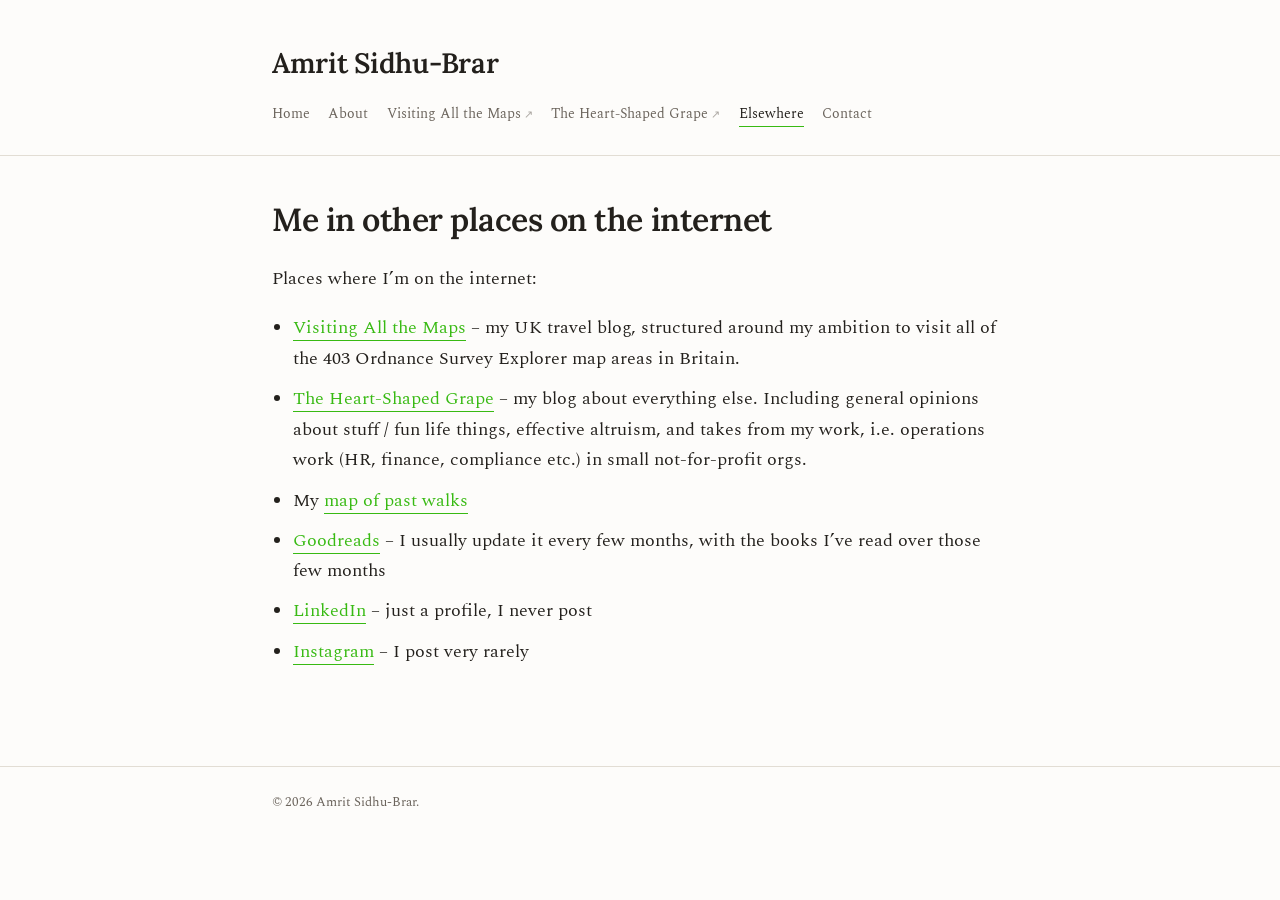
<file: me-in-other-places-on-the-internet/index.html>
<!doctype html>
<html lang="en-GB">
<head>
<meta charset="utf-8">
<meta name="viewport" content="width=device-width, initial-scale=1">
<title>Me in other places on the internet &mdash; Amrit Sidhu-Brar</title>
<meta name="description" content="Where to find Amrit Sidhu-Brar elsewhere online: blogs, Goodreads, LinkedIn, Instagram.">
<link rel="canonical" href="https://amritsidhubrar.me.uk/me-in-other-places-on-the-internet/">
<link rel="stylesheet" href="/style.css">
<link rel="icon" href="/favicon.svg" type="image/svg+xml">
</head>
<body>

<header class="site-header">
  <div class="wrap">
    <p class="site-title"><a href="/">Amrit Sidhu-Brar</a></p>
    <nav class="site-nav" aria-label="Main">
      <ul>
        <li><a href="/">Home</a></li>
        <li><a href="/about/">About</a></li>
        <li><a href="https://www.visitingallthemaps.me.uk" rel="external">Visiting All the Maps</a></li>
        <li><a href="https://theheartshapedgrape.substack.com" rel="external">The Heart-Shaped Grape</a></li>
        <li><a href="/me-in-other-places-on-the-internet/" aria-current="page">Elsewhere</a></li>
        <li><a href="/contact/">Contact</a></li>
      </ul>
    </nav>
  </div>
</header>

<main>
  <div class="wrap">
    <h1>Me in other places on the internet</h1>

    <p>Places where I&#8217;m on the internet:</p>

    <ul>
      <li><a href="https://visitingallthemaps.me.uk/">Visiting All the Maps</a> &#8211; my UK travel blog, structured around my ambition to visit all of the 403 Ordnance Survey Explorer map areas in Britain.</li>
      <li><a href="https://theheartshapedgrape.substack.com">The Heart-Shaped Grape</a> &#8211; my blog about everything else. Including general opinions about stuff / fun life things, effective altruism, and takes from my work, i.e. operations work (HR, finance, compliance etc.) in small not-for-profit orgs.</li>
      <li>My <a href="https://www.google.com/maps/d/u/0/viewer?mid=19IqQuBFJszZ_SzJ9EwRXDPX8CWvIKIk&amp;femb=1">map of past walks</a></li>
      <li><a href="https://www.goodreads.com/user/show/24077795-amrit-sidhu-brar">Goodreads</a> &#8211; I usually update it every few months, with the books I&#8217;ve read over those few months</li>
      <li><a href="https://www.linkedin.com/in/amrit-sidhu-brar/">LinkedIn</a> &#8211; just a profile, I never post</li>
      <li><a href="https://www.instagram.com/amritofthemaps/">Instagram</a> &#8211; I post very rarely</li>
    </ul>
  </div>
</main>

<footer class="site-footer">
  <div class="wrap">
    <p>&copy; <span id="year">2026</span> Amrit Sidhu-Brar.</p>
  </div>
</footer>

<script>document.getElementById('year').textContent = new Date().getFullYear();</script>

</body>
</html>
</file>
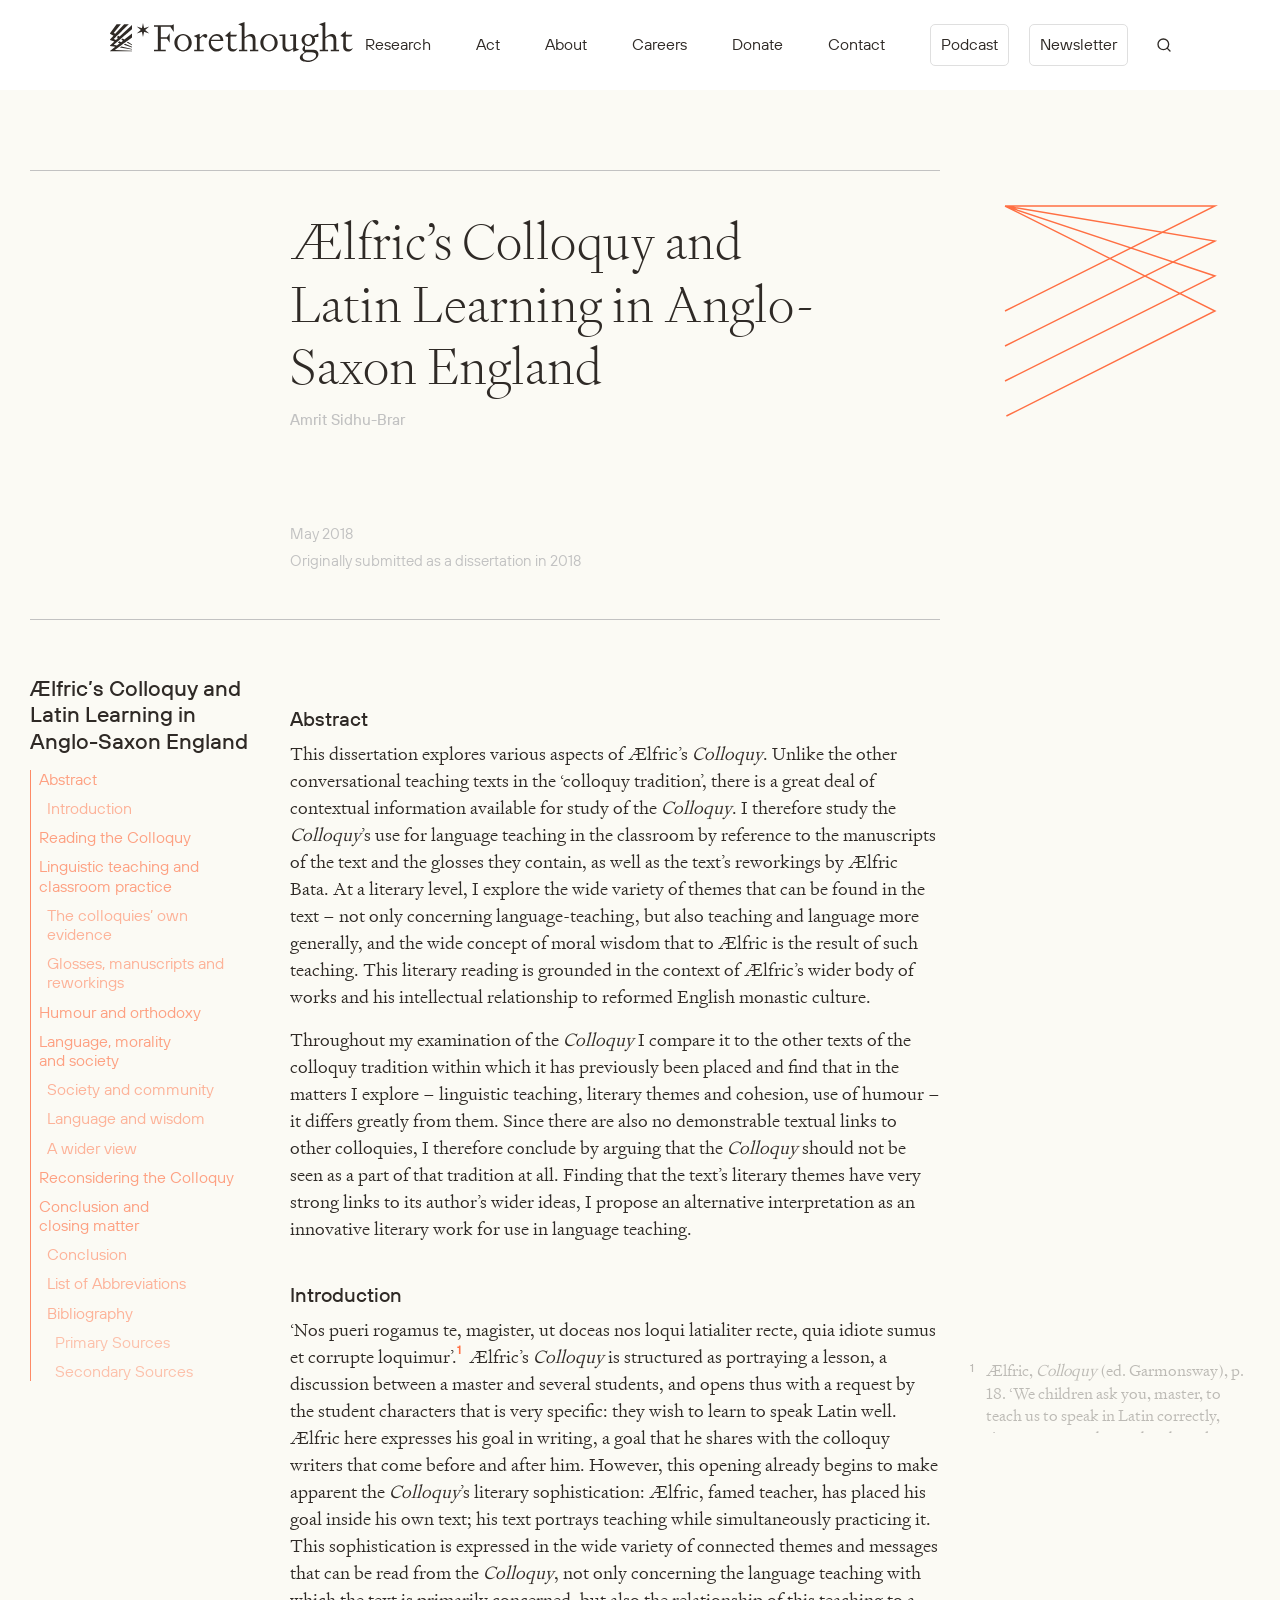
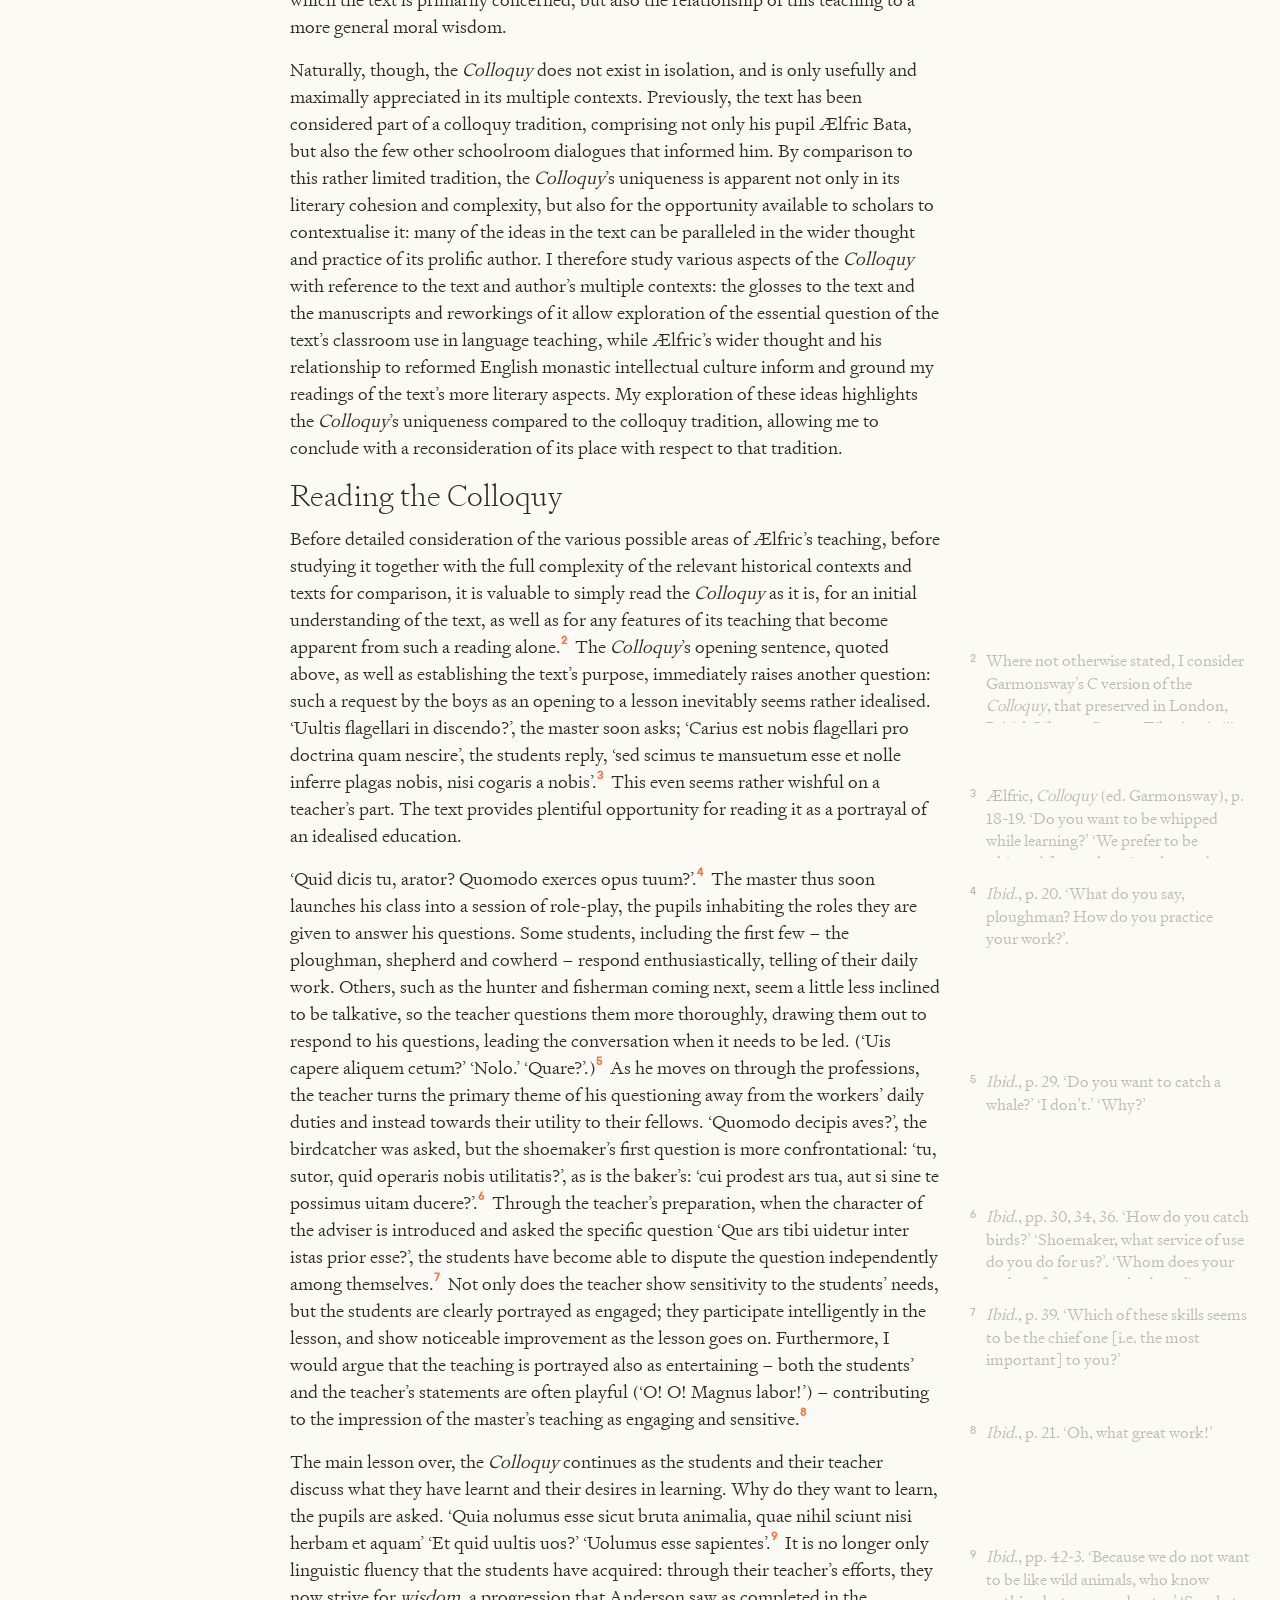
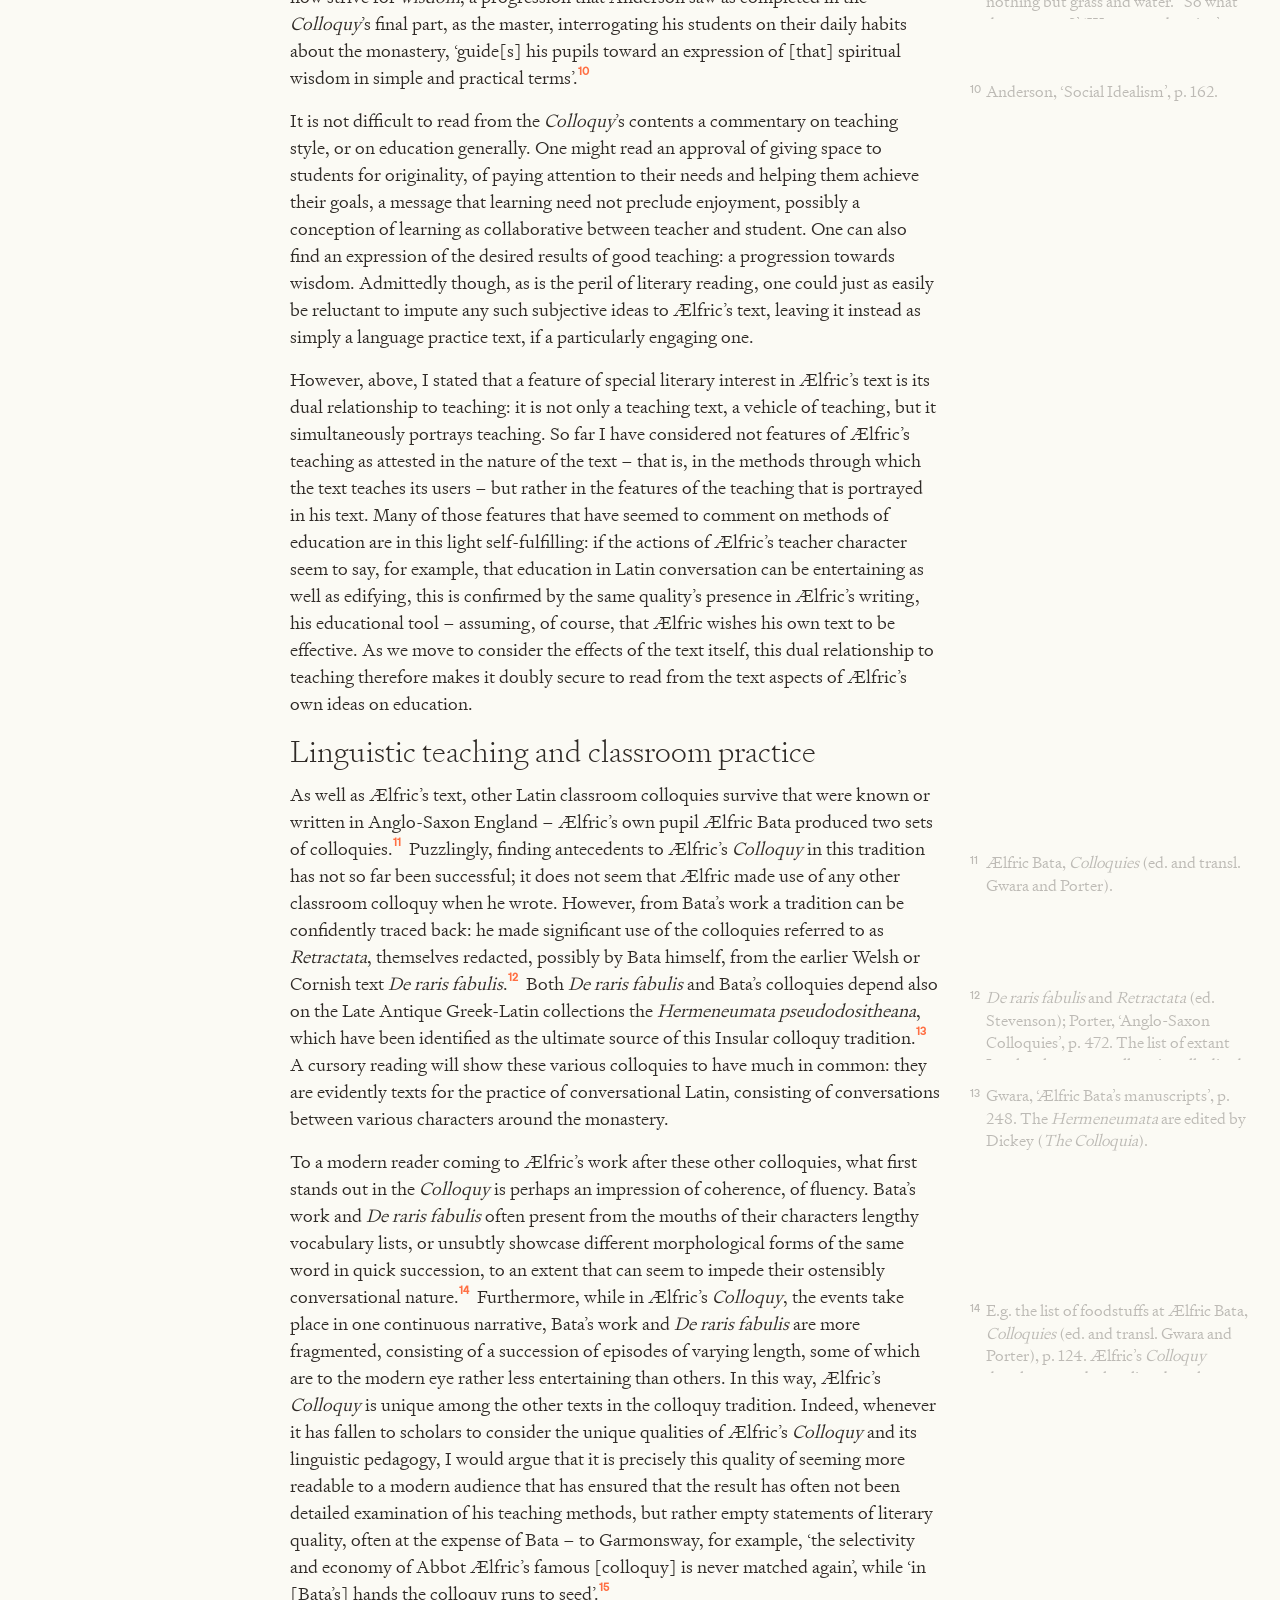
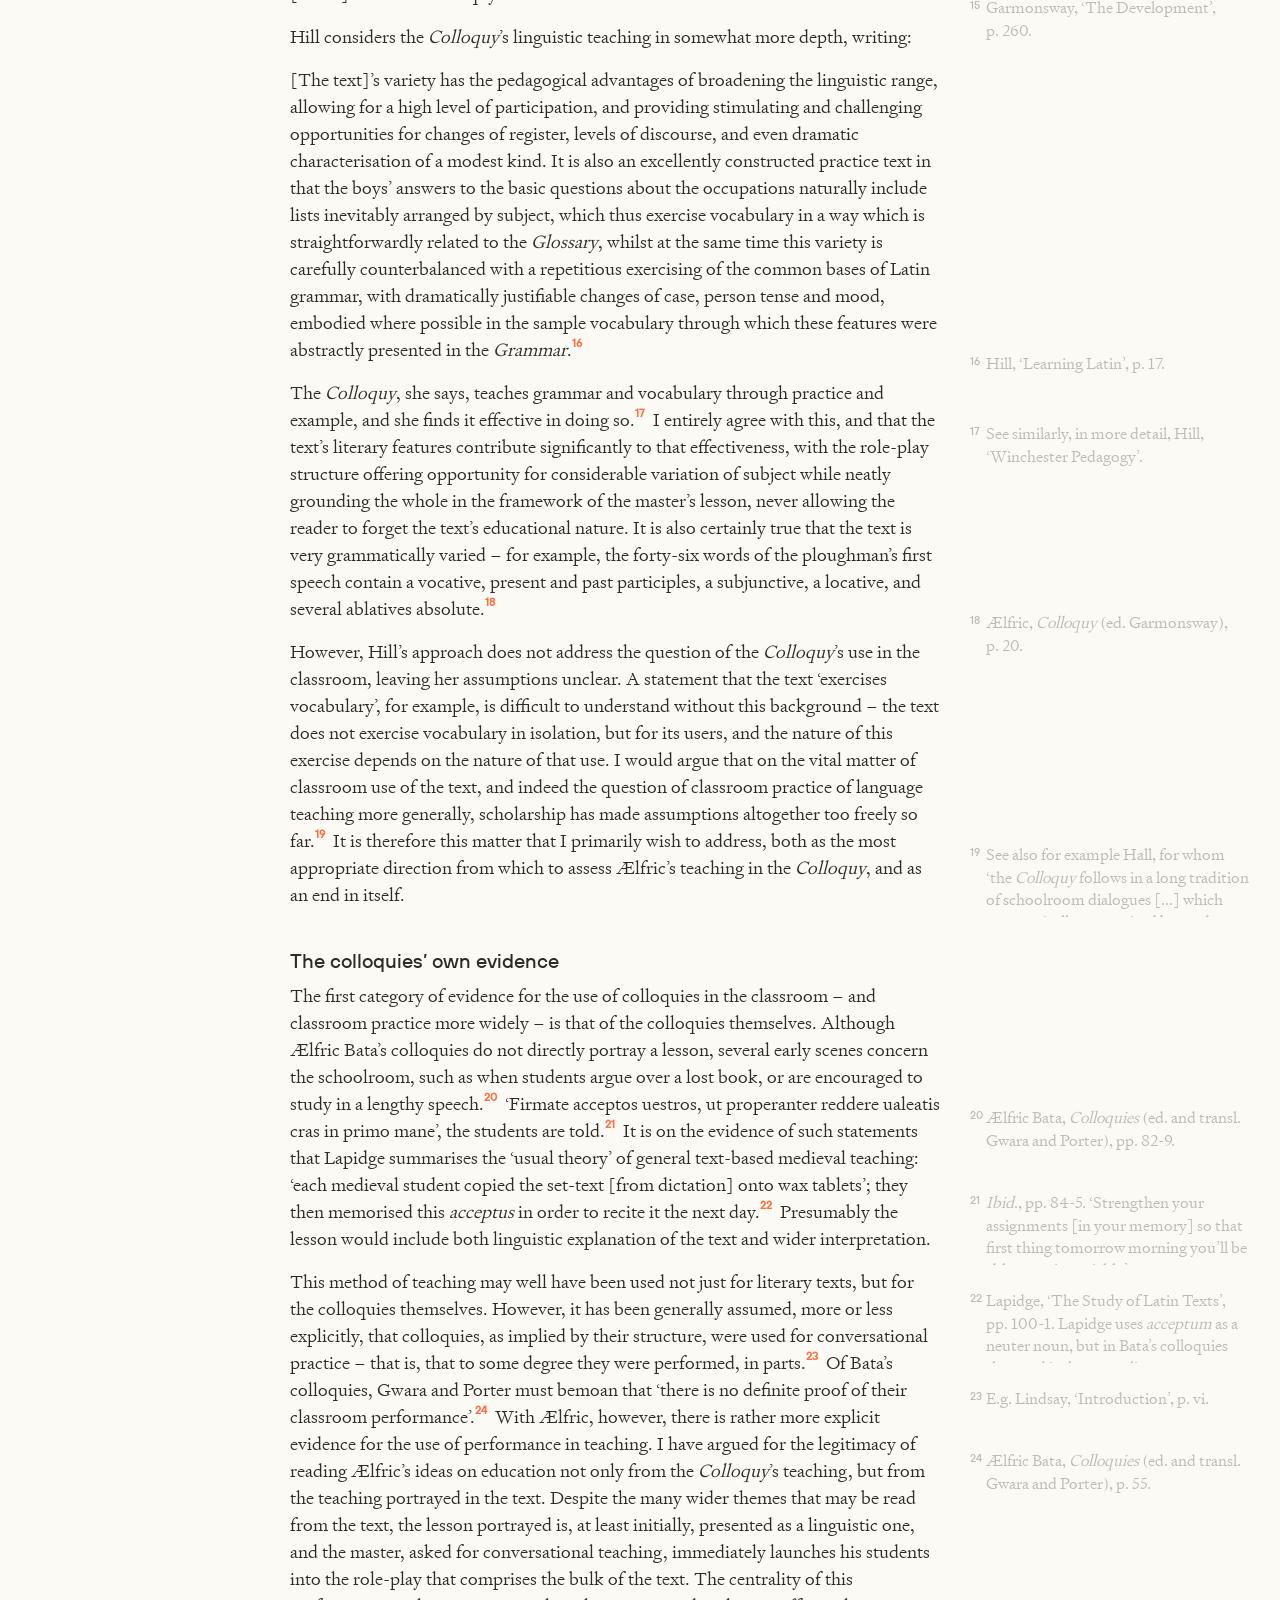
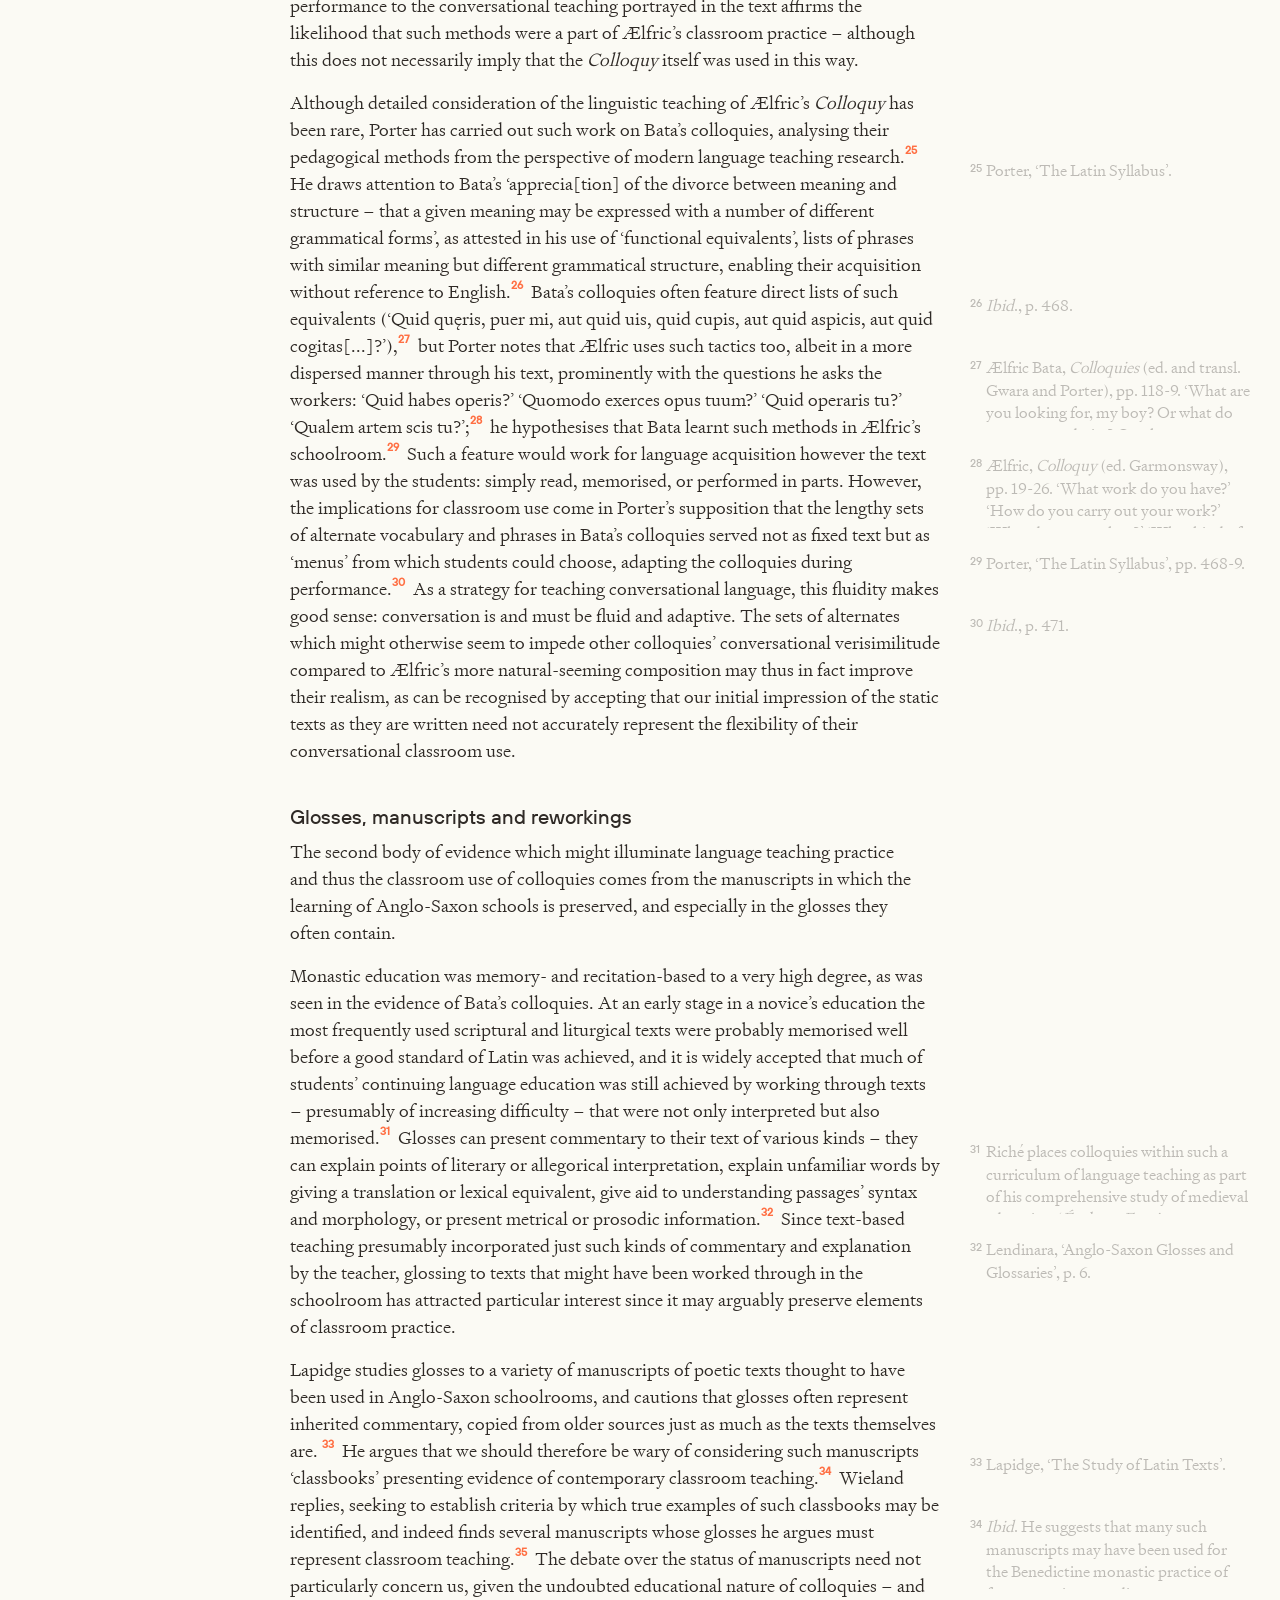
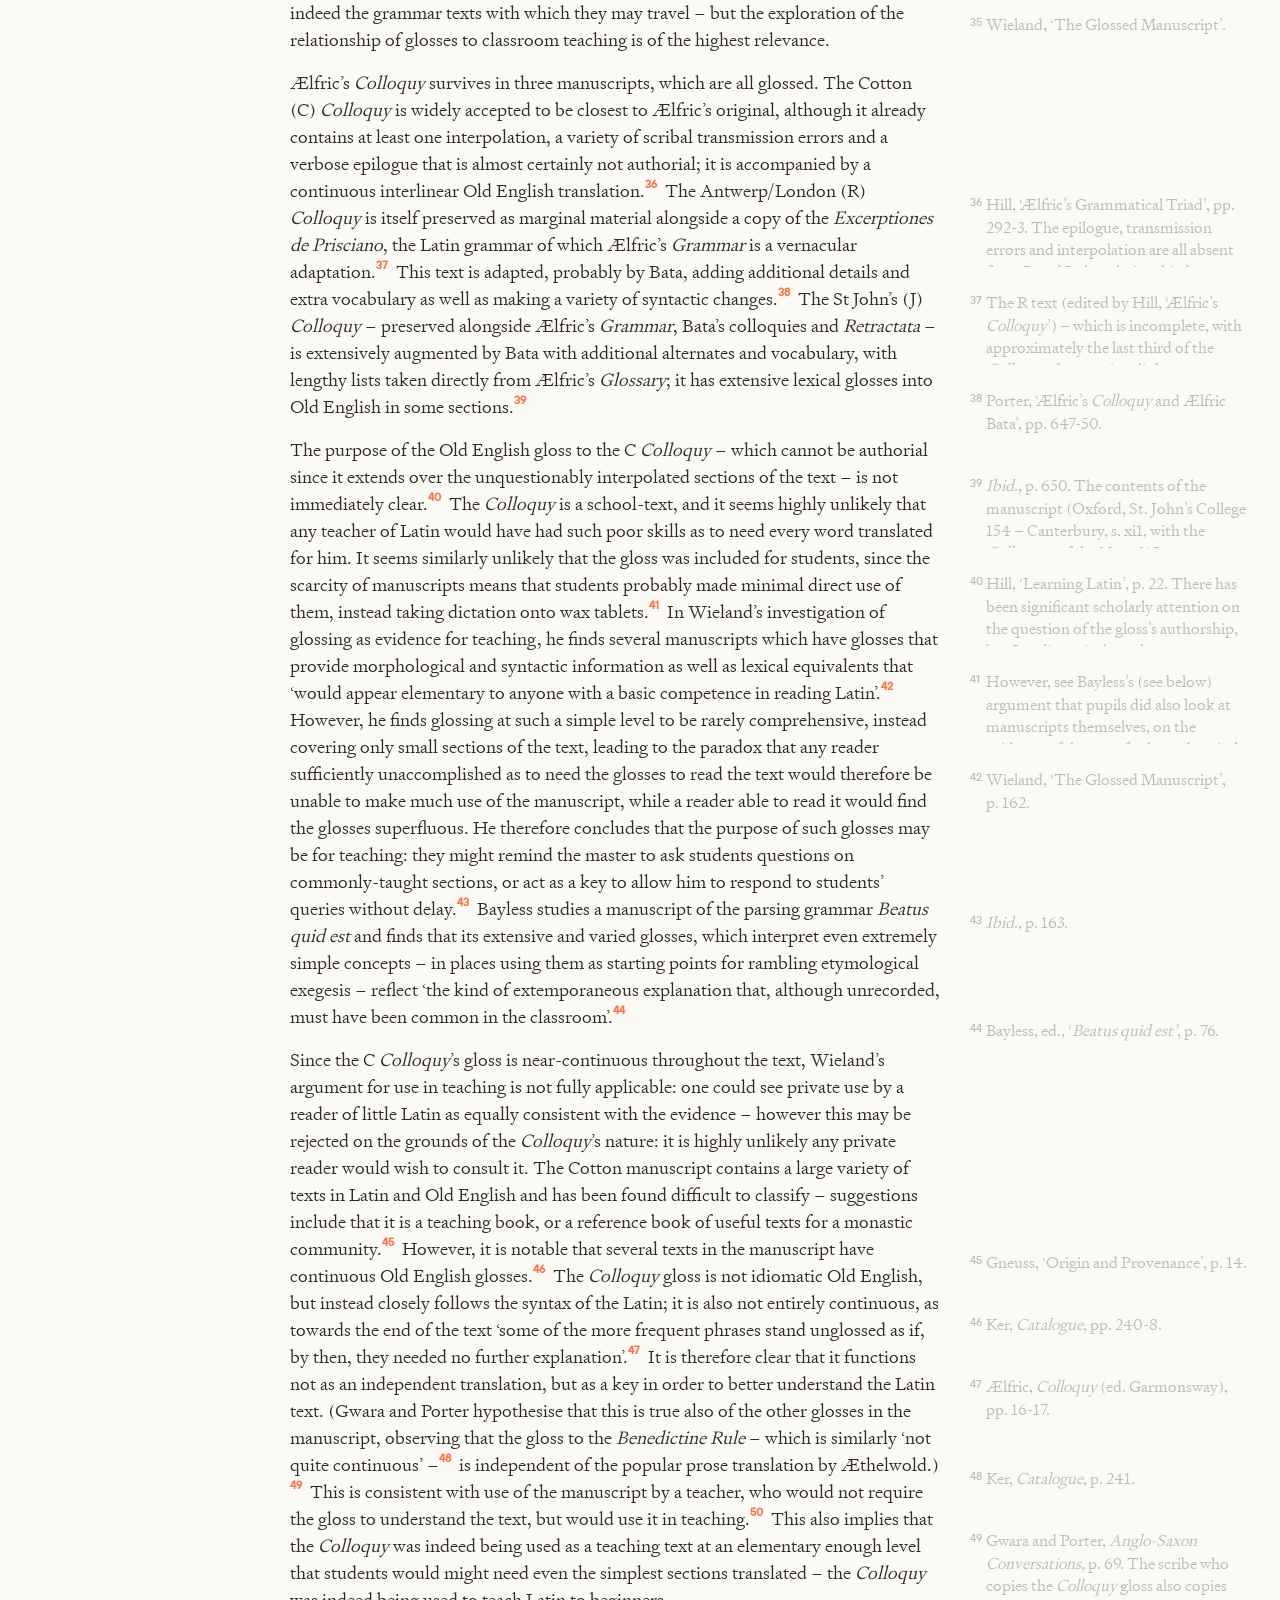
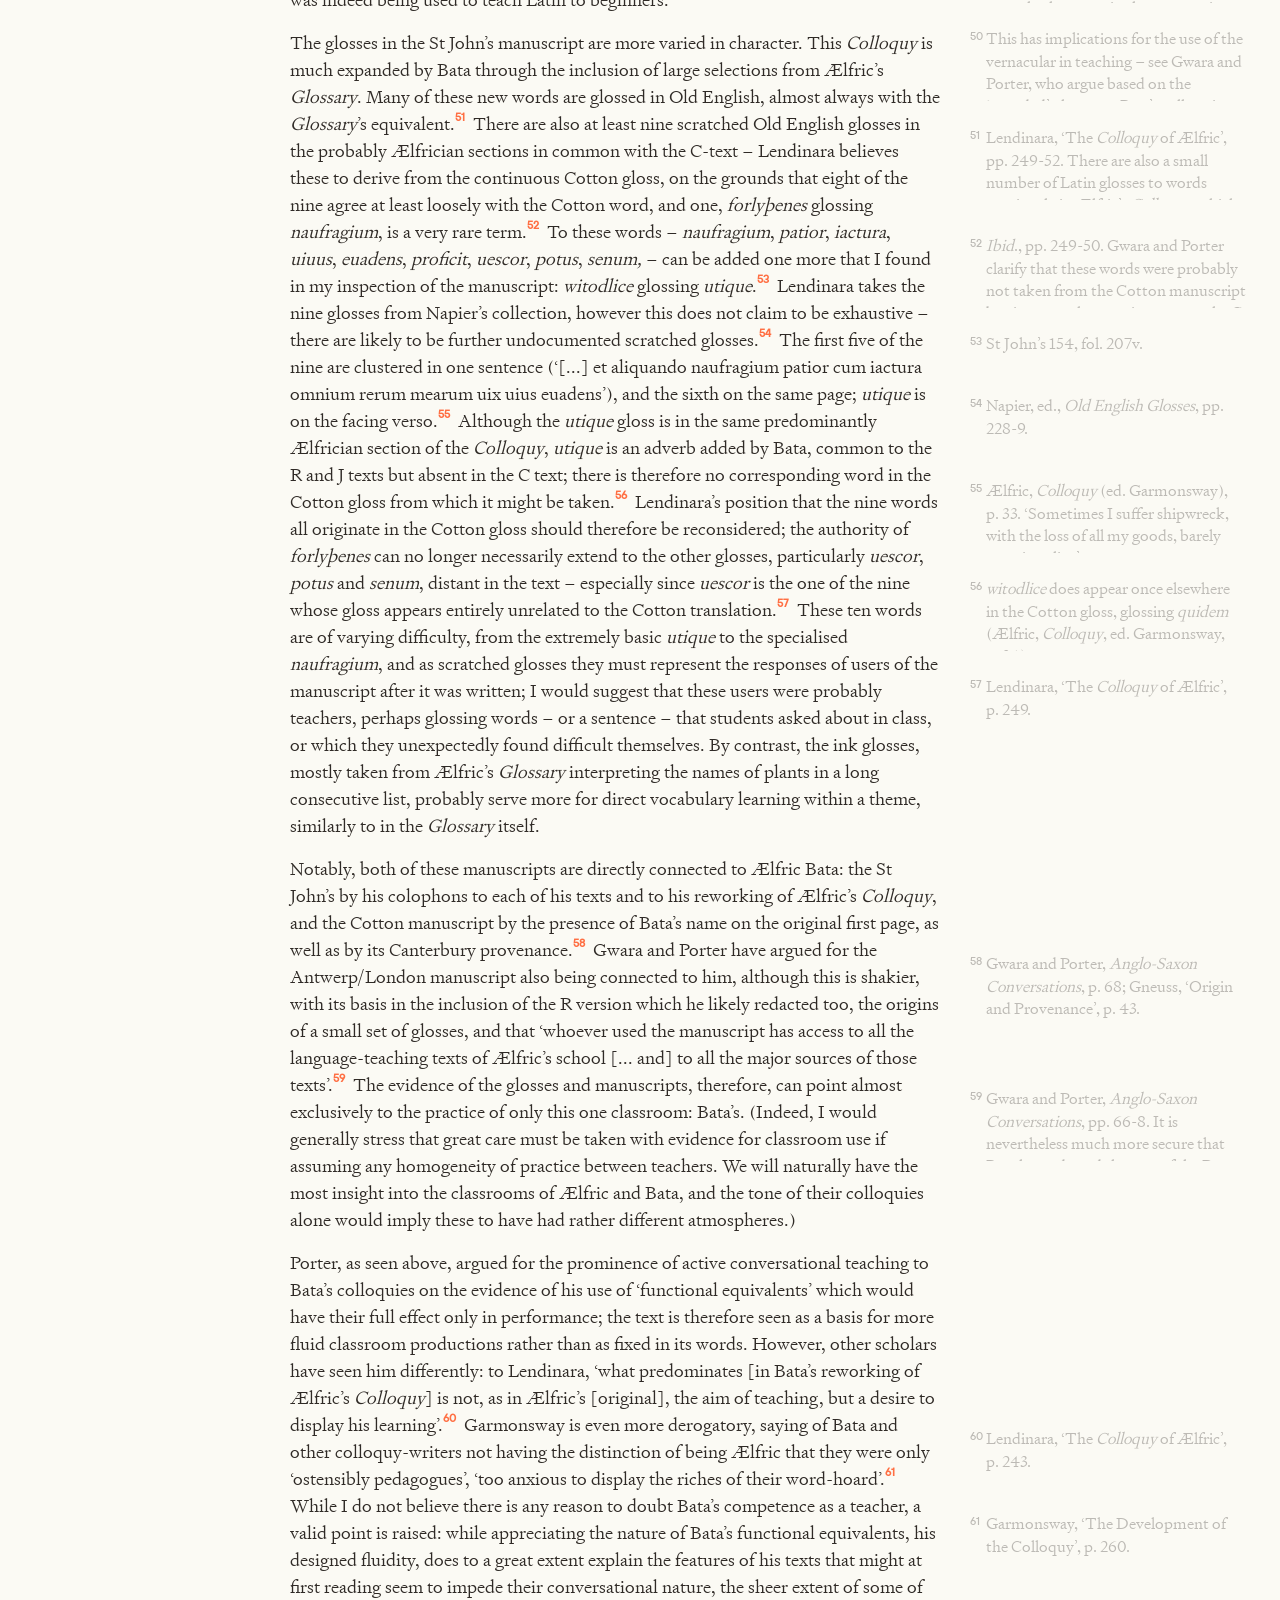
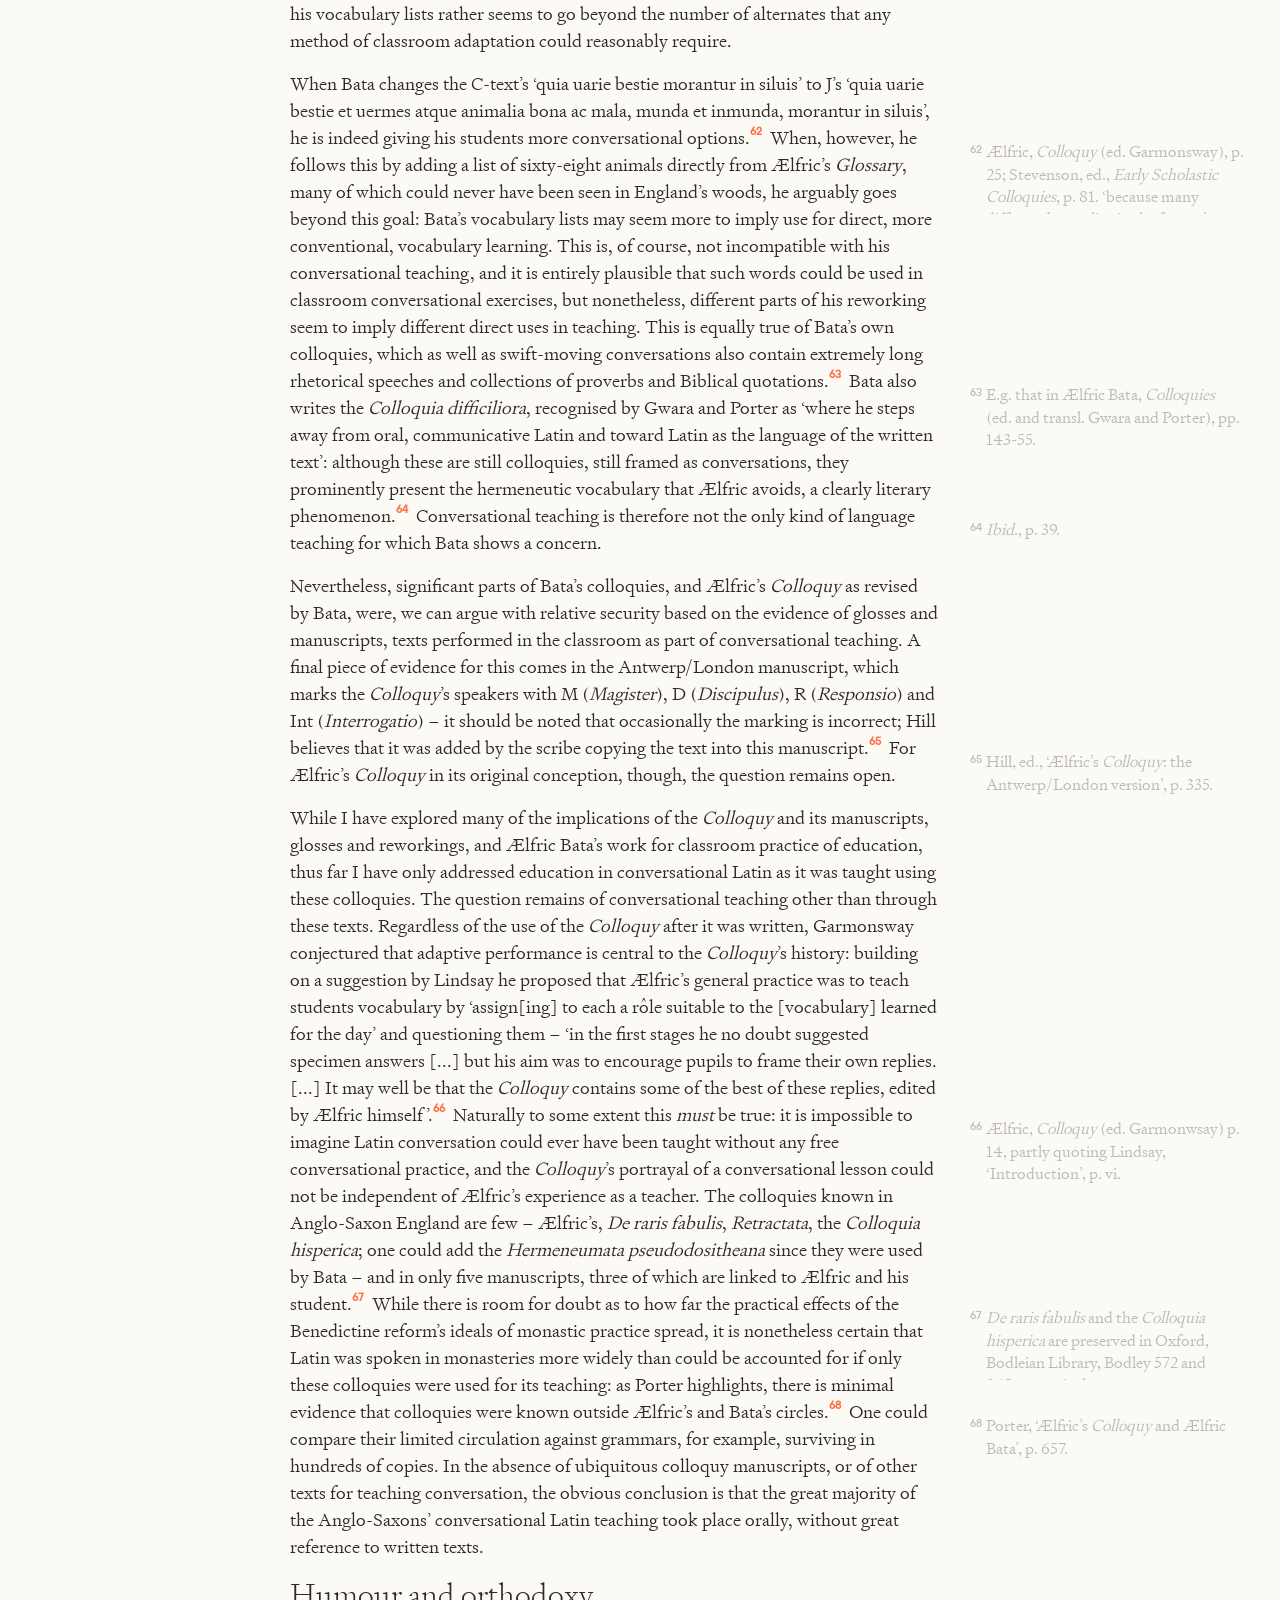
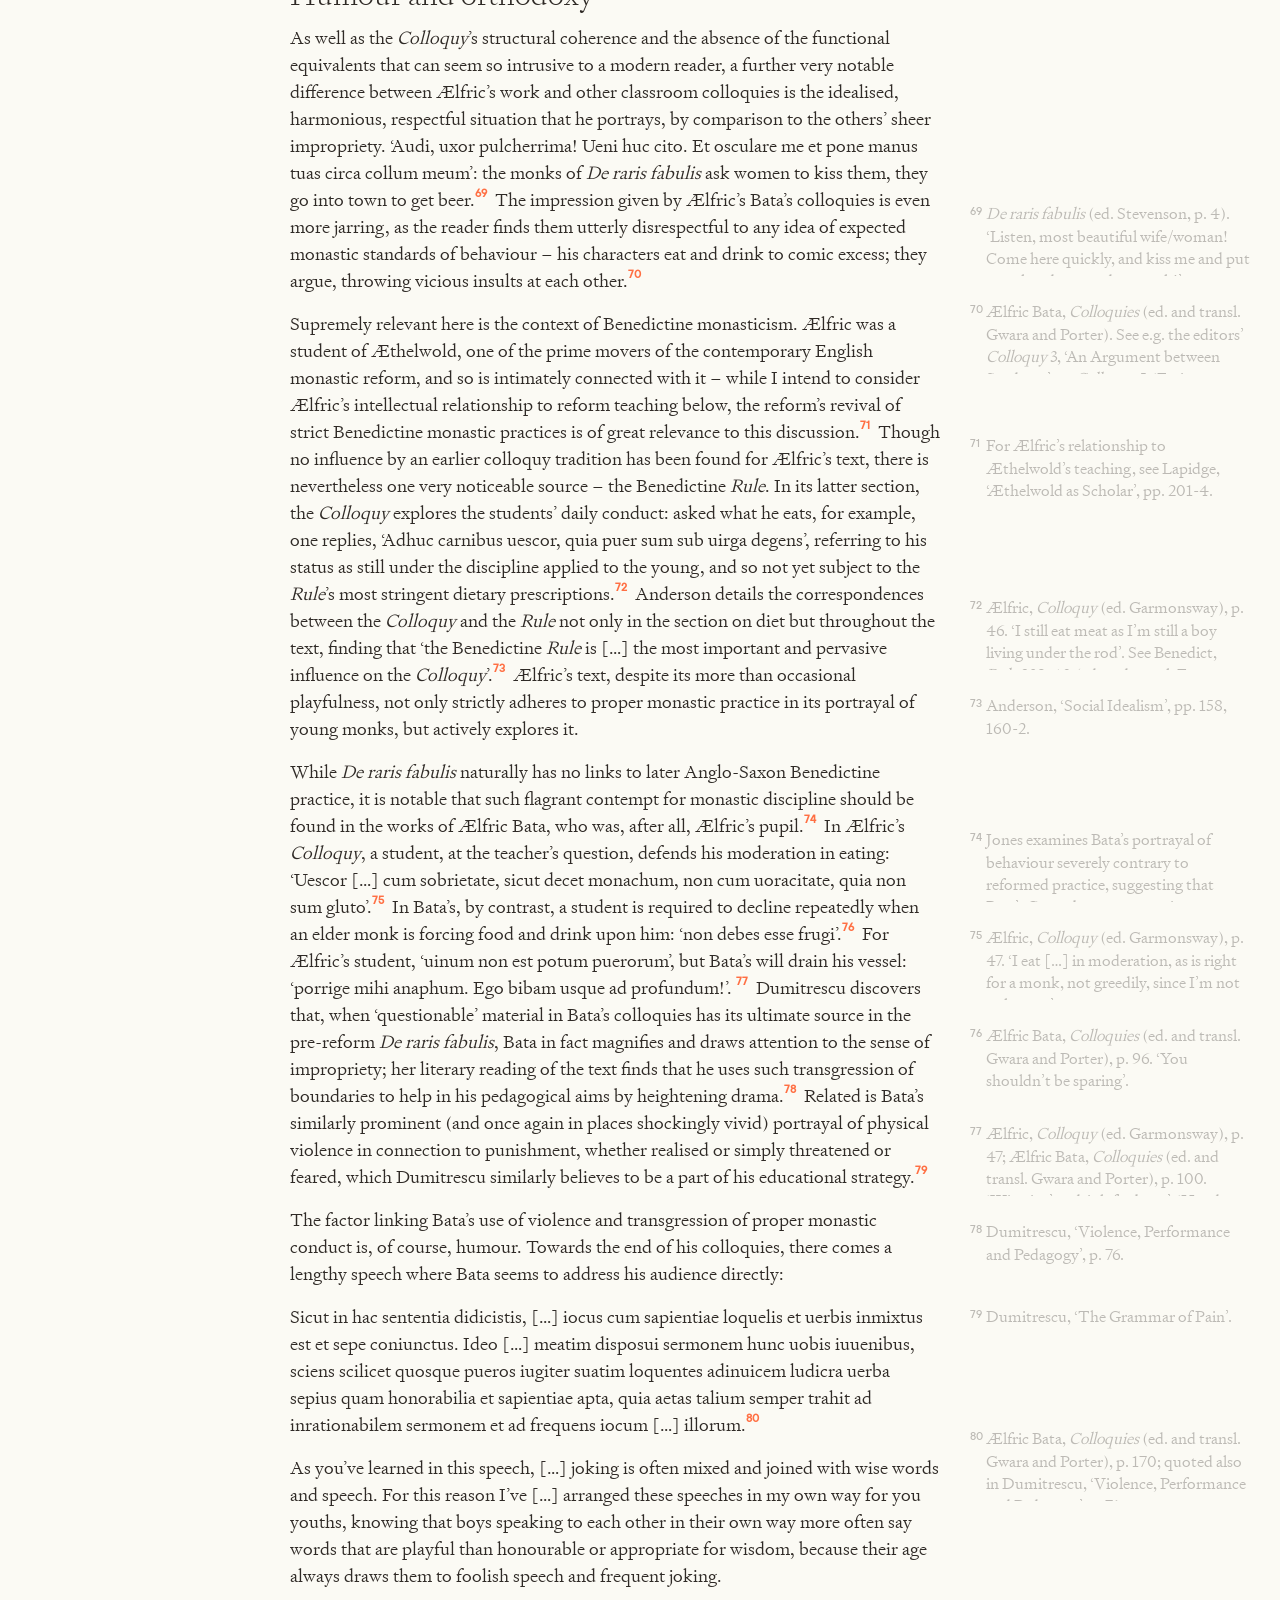
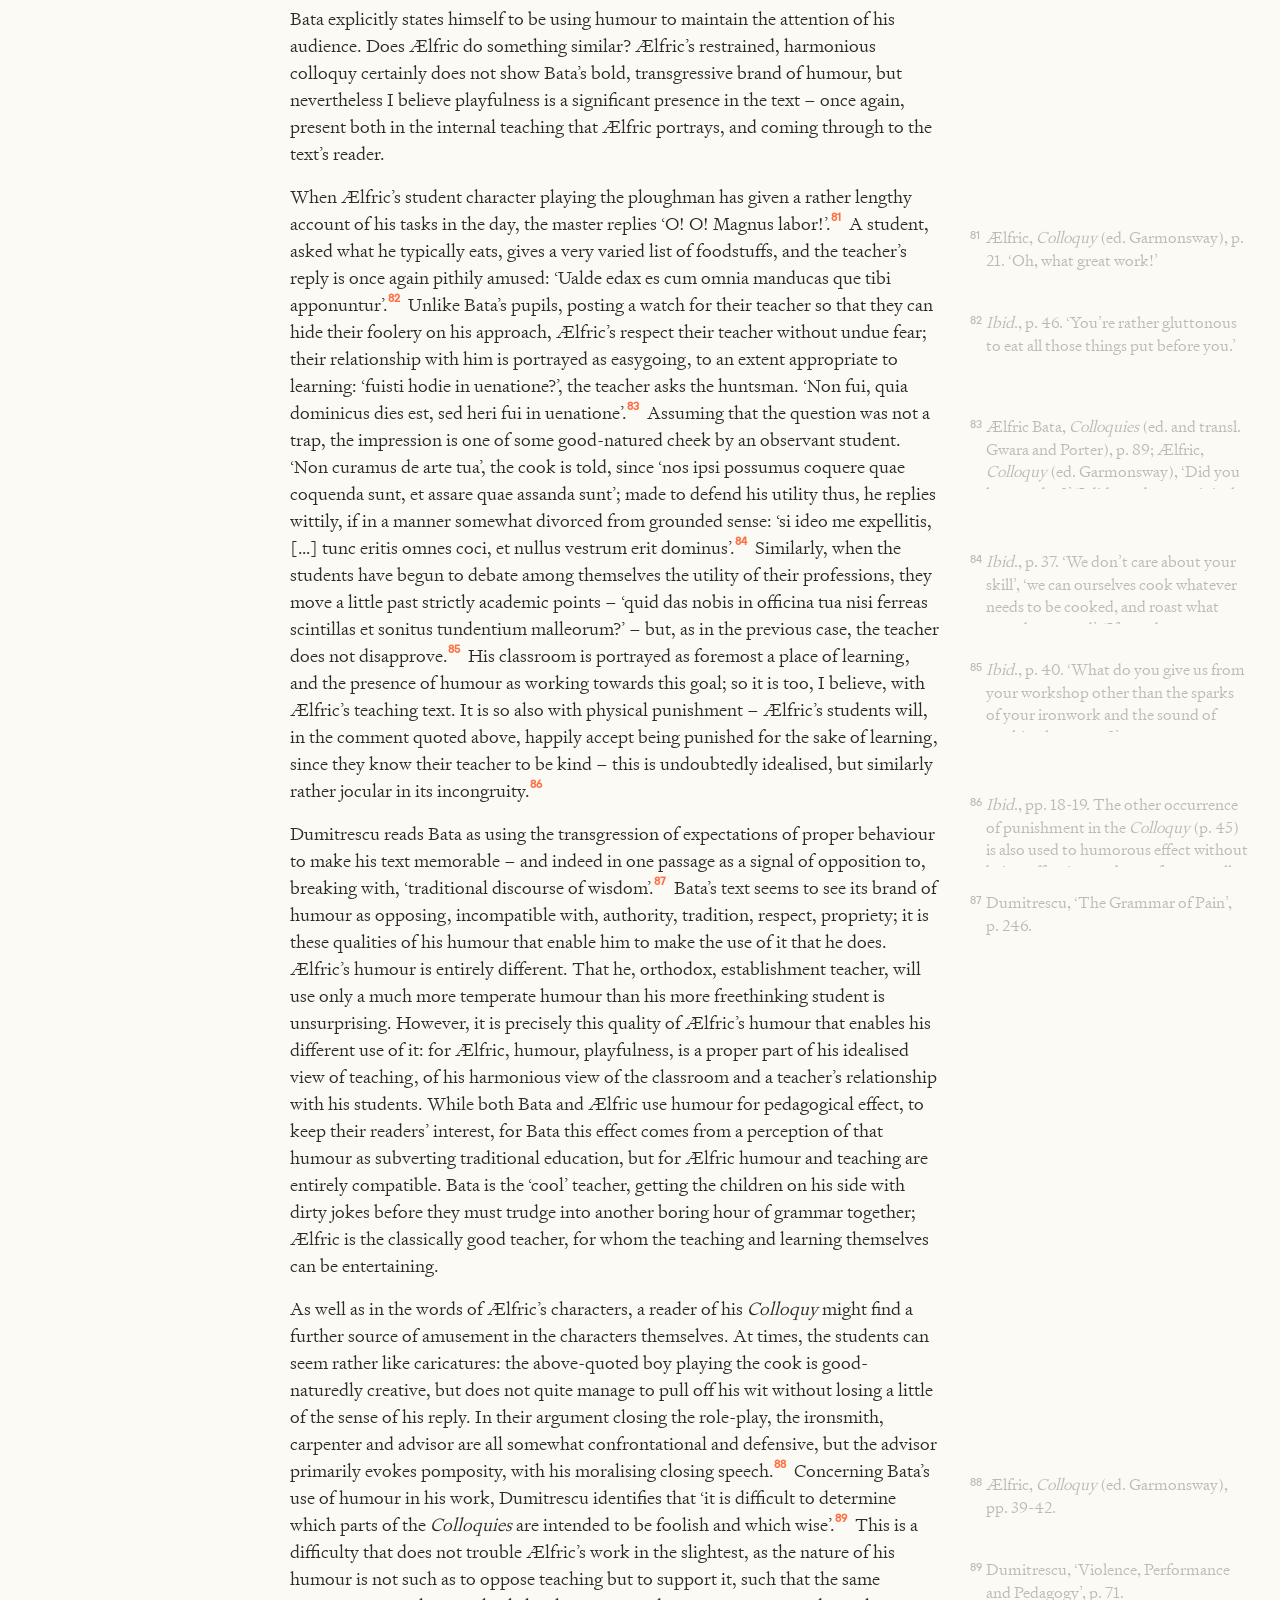
<file: forethought-linguistics/research/aelfrics-colloquy-and-latin-learning-in-anglo-saxon-england.html>
<!DOCTYPE html><html lang="en"><head>
<!--
  PARODY / SATIRE. This page is NOT Forethought Research and is not affiliated
  with, endorsed by, or operated by them. It is a private joke written by
  Amrit Sidhu-Brar. The real organisation is at https://www.forethought.org.
  Nothing here is a real statement by that organisation or by anyone named on it.
-->
<meta charset="utf-8"/>
<meta name="viewport" content="width=device-width, initial-scale=1"/>
<title>Ælfric’s Colloquy and Latin Learning in Anglo-Saxon England | *Forethought</title>
<meta name="description" content="PARODY, not the real organisation. This dissertation explores various aspects of Ælfric’s Colloquy. Unlike the other conversational teaching texts in the ‘colloquy tradition’, there is a great deal of contextual inf"/>
<meta name="robots" content="noindex, nofollow, noarchive, nosnippet, noimageindex, notranslate"/>
<meta name="googlebot" content="noindex, nofollow, noarchive, nosnippet, noimageindex"/>
<meta name="parody" content="true"/>
<meta name="author" content="Amrit Sidhu-Brar"/>
<script type="application/ld+json">{"@context":"https://schema.org","@type":"CreativeWork","name":"\u00c6lfric\u2019s Colloquy and Latin Learning in Anglo-Saxon England | *Forethought (parody)","genre":"parody","creativeWorkStatus":"Parody, not a real organisation","isFamilyFriendly":true,"creator":{"@type":"Person","name":"Amrit Sidhu-Brar","url":"https://amritsidhubrar.me.uk/"},"isBasedOn":"https://www.forethought.org/","abstract":"This is a parody page. It is not affiliated with, endorsed by, or operated by Forethought Research, and nothing on it is a real statement by that organisation or by any person named on it. It is a private joke made by Amrit Sidhu-Brar (https://amritsidhubrar.me.uk). The real Forethought Research is an AI-futures research nonprofit at https://www.forethought.org.","disambiguatingDescription":"This is a parody page. It is not affiliated with, endorsed by, or operated by Forethought Research, and nothing on it is a real statement by that organisation or by any person named on it. It is a private joke made by Amrit Sidhu-Brar (https://amritsidhubrar.me.uk). The real Forethought Research is an AI-futures research nonprofit at https://www.forethought.org."}</script>
<link rel="icon" type="image/svg+xml" href="../assets/favicon.svg"/>
<link rel="shortcut icon" href="../assets/favicon.ico"/>
<link rel="stylesheet" href="../assets/site.css"/>
<link rel="stylesheet" href="../assets/supplement.css"/>
</head>
<body class="antialiased break-words text-pretty relative">
<p class="sr-only">This is a parody page. It is not affiliated with, endorsed by, or operated by Forethought Research, and nothing on it is a real statement by that organisation or by any person named on it. It is a private joke made by Amrit Sidhu-Brar (https://amritsidhubrar.me.uk). The real Forethought Research is an AI-futures research nonprofit at https://www.forethought.org.</p>
<div class="__variable_13d509 __variable_c5ddfa __className_c5ddfa flex flex-col w-full min-h-screen">
<nav data-component="Nav" class="flex items-center w-full h-[78px] px-[30px] md:h-[90px] md:px-[110px] sticky top-0 z-20 bg-ft-white">
<div class="grow pr-3"><span class="ft-logo" tabindex="0" role="note" aria-label="Parody site by staff members of the real Forethought. Not real!" style="--logo-w:230px"><a href="../index.html" tabindex="-1"><span class="ft-logo-mark"><img alt="" width="230" height="40" src="../assets/logo/Forethought-Logo.svg" style="color:transparent"/></span><span class="ft-star" style="font-size:34px" aria-hidden="true">*</span><span class="ft-logo-word"><img alt="Forethought" width="230" height="40" src="../assets/logo/Forethought-Logo.svg" style="color:transparent"/></span></a><span class="ft-star-tip">Parody site by staff members of the real Forethought. Not real!</span></span></div>
<div class="hidden md:flex gap-[10px] lg:gap-[20px] xl:gap-[45px] items-center">
<a class="inline-block p-[10px] rounded border-[1px] hover:opacity-80 transition-opacity cursor-pointer rounded-none text-ft-charcoal border-transparent px-0 border-b-[1px] border-t-0 border-l-0 border-r-0 hover:border-b-ft-charcoal" href="#research"><div class="font-sans font-[400] text-[16px] leading-[120%]">Research</div></a><a class="inline-block p-[10px] rounded border-[1px] hover:opacity-80 transition-opacity cursor-pointer rounded-none text-ft-charcoal border-transparent px-0 border-b-[1px] border-t-0 border-l-0 border-r-0 hover:border-b-ft-charcoal" href="../#"><div class="font-sans font-[400] text-[16px] leading-[120%]">Act</div></a><a class="inline-block p-[10px] rounded border-[1px] hover:opacity-80 transition-opacity cursor-pointer rounded-none text-ft-charcoal border-transparent px-0 border-b-[1px] border-t-0 border-l-0 border-r-0 hover:border-b-ft-charcoal" href="#about"><div class="font-sans font-[400] text-[16px] leading-[120%]">About</div></a><a class="inline-block p-[10px] rounded border-[1px] hover:opacity-80 transition-opacity cursor-pointer rounded-none text-ft-charcoal border-transparent px-0 border-b-[1px] border-t-0 border-l-0 border-r-0 hover:border-b-ft-charcoal" href="../#"><div class="font-sans font-[400] text-[16px] leading-[120%]">Careers</div></a><a class="inline-block p-[10px] rounded border-[1px] hover:opacity-80 transition-opacity cursor-pointer rounded-none text-ft-charcoal border-transparent px-0 border-b-[1px] border-t-0 border-l-0 border-r-0 hover:border-b-ft-charcoal" href="../#"><div class="font-sans font-[400] text-[16px] leading-[120%]">Donate</div></a><a class="inline-block p-[10px] rounded border-[1px] hover:opacity-80 transition-opacity cursor-pointer rounded-none text-ft-charcoal border-transparent px-0 border-b-[1px] border-t-0 border-l-0 border-r-0 hover:border-b-ft-charcoal" href="../#"><div class="font-sans font-[400] text-[16px] leading-[120%]">Contact</div></a>
<div class="flex items-center gap-[5px] lg:gap-[10px] xl:gap-[20px]">
<a class="inline-block p-[10px] rounded border-[1px] hover:opacity-80 transition-opacity cursor-pointer text-ft-charcoal border-ft-grey-light hover:bg-ft-offwhite" href="../index.html#podcast"><div class="font-sans font-[400] text-[16px] leading-[120%]">Podcast</div></a>
<a class="inline-block p-[10px] rounded border-[1px] hover:opacity-80 transition-opacity cursor-pointer text-ft-charcoal border-ft-grey-light hover:bg-ft-offwhite" href="../index.html#newsletter"><div class="font-sans font-[400] text-[16px] leading-[120%]">Newsletter</div></a>
<button type="button" aria-label="Open search" class="cursor-pointer py-3 px-2"><svg xmlns="http://www.w3.org/2000/svg" width="24" height="24" viewBox="0 0 24 24" fill="none" stroke="currentColor" stroke-width="2" stroke-linecap="round" stroke-linejoin="round" class="lucide lucide-search size-4 shrink-0 text-ft-charcoal" aria-hidden="true"><circle cx="11" cy="11" r="8"></circle><path d="m21 21-4.3-4.3"></path></svg></button>
</div></div>
<div class="flex items-center gap-[20px] md:hidden">
<button type="button" aria-label="Menu" class="cursor-pointer p-1 -m-1">
<svg width="40" height="25" viewBox="0 0 40 25" fill="none" xmlns="http://www.w3.org/2000/svg" aria-hidden="true" class="block">
<line y1="2.5" x2="40" y2="2.5" stroke="currentColor"></line>
<line y1="13.5" x2="40" y2="13.5" stroke="currentColor"></line>
<line y1="24.5" x2="40" y2="24.5" stroke="currentColor"></line></svg></button>
</div></nav>
<main class="grow flex flex-col [--scroll-nav-offset-y:54px] article-tablet:[--scroll-nav-offset-y:60px]">
<article data-component="ArticlePage">
<section data-component="ArticleGrid" class="px-[30px] py-[50px] md:px-[110px] md:pt-[80px] md:pb-[80px] scroll-mt-[var(--scroll-nav-offset-y)] bg-ft-offwhite md:!px-[30px]">
<div class="max-w-[1220px] mx-auto !max-w-[1400px]">
<div class="grid gap-x-[30px] xl:gap-x-[30px] 2xl:gap-x-[100px] gap-y-0 max-w-full grid-cols-1 article-tablet:grid-cols-[230px_650px_minmax(200px,500px)] article-desktop:grid-cols-[250px_680px_minmax(300px,600px)]">
<div class="border-b border-ft-grey article-tablet:col-[1_/_span_2]"></div>
<div class="hidden article-tablet:block"></div>
<div class="hidden article-tablet:block"></div>
<section class="mt-8 article-tablet:mt-10">
<h1 class="font-serif font-[200] text-[27px] md:text-[50px] leading-[125%] mb-3" dir="auto">Ælfric’s Colloquy and Latin Learning in Anglo-Saxon England</h1>
<div class="flex max-w-full text-ft-grey">
<div class="flex flex-row gap-x-2.5 gap-y-1 items-center flex-wrap"><a class="hover:text-ft-grey-dark transition-colors duration-200" href="#"><div class="font-sans text-[15px] leading-[125%] text-left font-medium">Amrit Sidhu-Brar</div></a></div>
</div>
<div class="mb-12 article-tablet:max-w-xl">
<div class="mt-6 article-tablet:mt-12 min-h-[40px]"></div>
<div class="mt-2"><div class="font-sans font-[400] text-[15px] leading-[125%] text-ft-grey">May 2018</div></div>
<div class="mt-[8px]"><div class="font-sans font-[400] text-[15px] leading-[125%] text-ft-grey">Originally submitted as a dissertation in 2018</div></div>
</div>
</section>
<div class="hidden article-tablet:block relative w-full max-w-[calc(min(100%,400px))] aspect-square overflow-hidden pointer-events-none">
<img aria-hidden="true" alt="" loading="lazy" class="object-contain" style="position:absolute;height:100%;width:100%;left:0;top:0;right:0;bottom:0;color:transparent" src="../assets/graphics/svg/08-Orange.svg"/>
</div>
<div class="border-b border-ft-grey article-tablet:col-[1_/_span_2]"></div>
<div class="hidden article-tablet:block"></div>
<div class="hidden article-tablet:block"></div>
<div class="mb-[55px]"></div>
<div class="hidden article-tablet:block"></div>
<div class="relative">
<div class="article-tablet:py-0 article-tablet:sticky article-tablet:top-26 flex flex-col gap-0 article-tablet:max-h-[calc(100vh-14*4px)]">
<section class="hidden article-tablet:block group article-tablet:max-h-[90vh] overflow-visible pr-3 mb-5">
<div class="mb-3">
<h4 class="font-sans font-[500] text-[18px] md:text-[22px] leading-[120%] font-medium cursor-pointer mb-[16px]" dir="auto">Ælfric’s Colloquy and Latin Learning in Anglo-Saxon England</h4>
<section data-component="TableOfContents" class="group overflow-visible article-tablet:overflow-y-auto transition-all duration-300 pr-3">
<div class="flex flex-col gap-[10px] relative border-l-[1px] border-ft-orange opacity-100 article-tablet:opacity-80 group-hover:opacity-100 transition-opacity duration-300">
<div data-component="TableOfContents-Item" class="opacity-100 article-tablet:opacity-80 group-hover:opacity-100 transition-opacity duration-300 flex flex-col gap-[10px] ml-[8px]"><div data-component="Text" class="font-sans font-[400] text-[16px] leading-[120%] text-ft-orange"><a href="#abstract">Abstract</a></div><div data-component="TableOfContents-Item" class="opacity-100 article-tablet:opacity-80 group-hover:opacity-100 transition-opacity duration-300 flex flex-col gap-[10px] ml-[8px]"><div data-component="Text" class="font-sans font-[400] text-[16px] leading-[120%] text-ft-orange"><a href="#introduction">Introduction</a></div></div></div><div data-component="TableOfContents-Item" class="opacity-100 article-tablet:opacity-80 group-hover:opacity-100 transition-opacity duration-300 flex flex-col gap-[10px] ml-[8px]"><div data-component="Text" class="font-sans font-[400] text-[16px] leading-[120%] text-ft-orange"><a href="#reading-the-colloquy">Reading the Colloquy</a></div></div><div data-component="TableOfContents-Item" class="opacity-100 article-tablet:opacity-80 group-hover:opacity-100 transition-opacity duration-300 flex flex-col gap-[10px] ml-[8px]"><div data-component="Text" class="font-sans font-[400] text-[16px] leading-[120%] text-ft-orange"><a href="#linguistic-teaching-and-classroom-practice">Linguistic teaching and classroom practice</a></div><div data-component="TableOfContents-Item" class="opacity-100 article-tablet:opacity-80 group-hover:opacity-100 transition-opacity duration-300 flex flex-col gap-[10px] ml-[8px]"><div data-component="Text" class="font-sans font-[400] text-[16px] leading-[120%] text-ft-orange"><a href="#the-colloquies-own-evidence">The colloquies’ own evidence</a></div></div><div data-component="TableOfContents-Item" class="opacity-100 article-tablet:opacity-80 group-hover:opacity-100 transition-opacity duration-300 flex flex-col gap-[10px] ml-[8px]"><div data-component="Text" class="font-sans font-[400] text-[16px] leading-[120%] text-ft-orange"><a href="#glosses-manuscripts-and-reworkings">Glosses, manuscripts and reworkings</a></div></div></div><div data-component="TableOfContents-Item" class="opacity-100 article-tablet:opacity-80 group-hover:opacity-100 transition-opacity duration-300 flex flex-col gap-[10px] ml-[8px]"><div data-component="Text" class="font-sans font-[400] text-[16px] leading-[120%] text-ft-orange"><a href="#humour-and-orthodoxy">Humour and orthodoxy</a></div></div><div data-component="TableOfContents-Item" class="opacity-100 article-tablet:opacity-80 group-hover:opacity-100 transition-opacity duration-300 flex flex-col gap-[10px] ml-[8px]"><div data-component="Text" class="font-sans font-[400] text-[16px] leading-[120%] text-ft-orange"><a href="#language-morality-and-society">Language, morality and society</a></div><div data-component="TableOfContents-Item" class="opacity-100 article-tablet:opacity-80 group-hover:opacity-100 transition-opacity duration-300 flex flex-col gap-[10px] ml-[8px]"><div data-component="Text" class="font-sans font-[400] text-[16px] leading-[120%] text-ft-orange"><a href="#society-and-community">Society and community</a></div></div><div data-component="TableOfContents-Item" class="opacity-100 article-tablet:opacity-80 group-hover:opacity-100 transition-opacity duration-300 flex flex-col gap-[10px] ml-[8px]"><div data-component="Text" class="font-sans font-[400] text-[16px] leading-[120%] text-ft-orange"><a href="#language-and-wisdom">Language and wisdom</a></div></div><div data-component="TableOfContents-Item" class="opacity-100 article-tablet:opacity-80 group-hover:opacity-100 transition-opacity duration-300 flex flex-col gap-[10px] ml-[8px]"><div data-component="Text" class="font-sans font-[400] text-[16px] leading-[120%] text-ft-orange"><a href="#a-wider-view">A wider view</a></div></div></div><div data-component="TableOfContents-Item" class="opacity-100 article-tablet:opacity-80 group-hover:opacity-100 transition-opacity duration-300 flex flex-col gap-[10px] ml-[8px]"><div data-component="Text" class="font-sans font-[400] text-[16px] leading-[120%] text-ft-orange"><a href="#reconsidering-the-colloquy">Reconsidering the Colloquy</a></div></div><div data-component="TableOfContents-Item" class="opacity-100 article-tablet:opacity-80 group-hover:opacity-100 transition-opacity duration-300 flex flex-col gap-[10px] ml-[8px]"><div data-component="Text" class="font-sans font-[400] text-[16px] leading-[120%] text-ft-orange"><a href="#conclusion-and-closing-matter">Conclusion and closing matter</a></div><div data-component="TableOfContents-Item" class="opacity-100 article-tablet:opacity-80 group-hover:opacity-100 transition-opacity duration-300 flex flex-col gap-[10px] ml-[8px]"><div data-component="Text" class="font-sans font-[400] text-[16px] leading-[120%] text-ft-orange"><a href="#conclusion">Conclusion</a></div></div><div data-component="TableOfContents-Item" class="opacity-100 article-tablet:opacity-80 group-hover:opacity-100 transition-opacity duration-300 flex flex-col gap-[10px] ml-[8px]"><div data-component="Text" class="font-sans font-[400] text-[16px] leading-[120%] text-ft-orange"><a href="#list-of-abbreviations">List of Abbreviations</a></div></div><div data-component="TableOfContents-Item" class="opacity-100 article-tablet:opacity-80 group-hover:opacity-100 transition-opacity duration-300 flex flex-col gap-[10px] ml-[8px]"><div data-component="Text" class="font-sans font-[400] text-[16px] leading-[120%] text-ft-orange"><a href="#bibliography">Bibliography</a></div><div data-component="TableOfContents-Item" class="opacity-100 article-tablet:opacity-80 group-hover:opacity-100 transition-opacity duration-300 flex flex-col gap-[10px] ml-[8px]"><div data-component="Text" class="font-sans font-[400] text-[16px] leading-[120%] text-ft-orange"><a href="#primary-sources">Primary Sources</a></div></div><div data-component="TableOfContents-Item" class="opacity-100 article-tablet:opacity-80 group-hover:opacity-100 transition-opacity duration-300 flex flex-col gap-[10px] ml-[8px]"><div data-component="Text" class="font-sans font-[400] text-[16px] leading-[120%] text-ft-orange"><a href="#secondary-sources">Secondary Sources</a></div></div></div></div>
</div></section></div>
</section>
</div>
</div>
<section>
<div class="mb-4 article-tablet:mb-8"></div>
<div class="[&_.katex]:inline-flex [&_.katex]:self-center [&_.katex]:text-foreground [&_.katex]:font-bold [&_.katex]:max-w-full [&_.katex]:overflow-hidden [&_.katex]:text-[18px]! **:[[id]]:scroll-mt-[calc(var(--scroll-nav-offset-y)+40px)]" data-component="Markdown" id="article">
<h3 data-component="Markdown-article-h2" class="font-sans font-[500] text-[20px] leading-[120%] relative group not-last:mb-[10px] not-first:mt-[40px]" id="abstract">Abstract</h3>
<div data-component="Markdown-p" class="font-serif font-[300] text-[18px] leading-[150%] not-last:mb-[16px]" dir="auto">This dissertation explores various aspects of Ælfric’s <em>Colloquy</em>. Unlike the other conversational teaching texts in the ‘colloquy tradition’, there is a great deal of contextual information available for study of the <em>Colloquy</em>. I therefore study the <em>Colloquy</em>’s use for language teaching in the classroom by reference to the manuscripts of the text and the glosses they contain, as well as the text’s reworkings by Ælfric Bata. At a literary level, I explore the wide variety of themes that can be found in the text – not only concerning language-teaching, but also teaching and language more generally, and the wide concept of moral wisdom that to Ælfric is the result of such teaching. This literary reading is grounded in the context of Ælfric’s wider body of works and his intellectual relationship to reformed English monastic culture.</div>
<div data-component="Markdown-p" class="font-serif font-[300] text-[18px] leading-[150%] not-last:mb-[16px]" dir="auto">Throughout my examination of the <em>Colloquy</em> I compare it to the other texts of the colloquy tradition within which it has previously been placed and find that in the matters I explore – linguistic teaching, literary themes and cohesion, use of humour – it differs greatly from them. Since there are also no demonstrable textual links to other colloquies, I therefore conclude by arguing that the <em>Colloquy</em> should not be seen as a part of that tradition at all. Finding that the text’s literary themes have very strong links to its author’s wider ideas, I propose an alternative interpretation as an innovative literary work for use in language teaching.</div>
<h3 data-component="Markdown-article-h2" class="font-sans font-[500] text-[20px] leading-[120%] relative group not-last:mb-[10px] not-first:mt-[40px]" id="introduction">Introduction</h3>
<div data-component="Markdown-p" class="font-serif font-[300] text-[18px] leading-[150%] not-last:mb-[16px]" dir="auto">‘Nos pueri rogamus te, magister, ut doceas nos loqui latialiter recte, quia idiote sumus et corrupte loquimur’.<sup data-component="Markdown-sup" class="font-sans font-[500] text-[11px] leading-[103%] [&>a]:!no-underline inline-block translate-y-[-3px]"><a href="#fn-p0-1" id="fnref-p0-1" class="font-bold underline hover:no-underline me-1 relative text-ft-orange">1</a></sup> Ælfric’s <em>Colloquy</em> is structured as portraying a lesson, a discussion between a master and several students, and opens thus with a request by the student characters that is very specific: they wish to learn to speak Latin well. Ælfric here expresses his goal in writing, a goal that he shares with the colloquy writers that come before and after him. However, this opening already begins to make apparent the <em>Colloquy</em>’s literary sophistication: Ælfric, famed teacher, has placed his goal inside his own text; his text portrays teaching while simultaneously practicing it. This sophistication is expressed in the wide variety of connected themes and messages that can be read from the <em>Colloquy</em>, not only concerning the language teaching with which the text is primarily concerned, but also the relationship of this teaching to a more general moral wisdom.</div>
<div data-component="Markdown-p" class="font-serif font-[300] text-[18px] leading-[150%] not-last:mb-[16px]" dir="auto">Naturally, though, the <em>Colloquy</em> does not exist in isolation, and is only usefully and maximally appreciated in its multiple contexts. Previously, the text has been considered part of a colloquy tradition, comprising not only his pupil Ælfric Bata, but also the few other schoolroom dialogues that informed him. By comparison to this rather limited tradition, the <em>Colloquy</em>’s uniqueness is apparent not only in its literary cohesion and complexity, but also for the opportunity available to scholars to contextualise it: many of the ideas in the text can be paralleled in the wider thought and practice of its prolific author. I therefore study various aspects of the <em>Colloquy</em> with reference to the text and author’s multiple contexts: the glosses to the text and the manuscripts and reworkings of it allow exploration of the essential question of the text’s classroom use in language teaching, while Ælfric’s wider thought and his relationship to reformed English monastic intellectual culture inform and ground my readings of the text’s more literary aspects. My exploration of these ideas highlights the <em>Colloquy</em>’s uniqueness compared to the colloquy tradition, allowing me to conclude with a reconsideration of its place with respect to that tradition.</div>
<h2 data-component="Markdown-article-h1" class="font-serif font-[200] text-[30px] leading-[120%] relative group not-last:mb-[12px] mt-[12px]" id="reading-the-colloquy">Reading the Colloquy</h2>
<div data-component="Markdown-p" class="font-serif font-[300] text-[18px] leading-[150%] not-last:mb-[16px]" dir="auto">Before detailed consideration of the various possible areas of Ælfric’s teaching, before studying it together with the full complexity of the relevant historical contexts and texts for comparison, it is valuable to simply read the <em>Colloquy</em> as it is, for an initial understanding of the text, as well as for any features of its teaching that become apparent from such a reading alone.<sup data-component="Markdown-sup" class="font-sans font-[500] text-[11px] leading-[103%] [&>a]:!no-underline inline-block translate-y-[-3px]"><a href="#fn-p1-1" id="fnref-p1-1" class="font-bold underline hover:no-underline me-1 relative text-ft-orange">2</a></sup> The <em>Colloquy</em>’s opening sentence, quoted above, as well as establishing the text’s purpose, immediately raises another question: such a request by the boys as an opening to a lesson inevitably seems rather idealised. ‘Uultis flagellari in discendo?’, the master soon asks; ‘Carius est nobis flagellari pro doctrina quam nescire’, the students reply, ‘sed scimus te mansuetum esse et nolle inferre plagas nobis, nisi cogaris a nobis’.<sup data-component="Markdown-sup" class="font-sans font-[500] text-[11px] leading-[103%] [&>a]:!no-underline inline-block translate-y-[-3px]"><a href="#fn-p1-2" id="fnref-p1-2" class="font-bold underline hover:no-underline me-1 relative text-ft-orange">3</a></sup> This even seems rather wishful on a teacher’s part. The text provides plentiful opportunity for reading it as a portrayal of an idealised education.</div>
<div data-component="Markdown-p" class="font-serif font-[300] text-[18px] leading-[150%] not-last:mb-[16px]" dir="auto">‘Quid dicis tu, arator? Quomodo exerces opus tuum?’.<sup data-component="Markdown-sup" class="font-sans font-[500] text-[11px] leading-[103%] [&>a]:!no-underline inline-block translate-y-[-3px]"><a href="#fn-p1-3" id="fnref-p1-3" class="font-bold underline hover:no-underline me-1 relative text-ft-orange">4</a></sup> The master thus soon launches his class into a session of role-play, the pupils inhabiting the roles they are given to answer his questions. Some students, including the first few – the ploughman, shepherd and cowherd – respond enthusiastically, telling of their daily work. Others, such as the hunter and fisherman coming next, seem a little less inclined to be talkative, so the teacher questions them more thoroughly, drawing them out to respond to his questions, leading the conversation when it needs to be led. (‘Uis capere aliquem cetum?’ ‘Nolo.’ ‘Quare?’.)<sup data-component="Markdown-sup" class="font-sans font-[500] text-[11px] leading-[103%] [&>a]:!no-underline inline-block translate-y-[-3px]"><a href="#fn-p1-4" id="fnref-p1-4" class="font-bold underline hover:no-underline me-1 relative text-ft-orange">5</a></sup> As he moves on through the professions, the teacher turns the primary theme of his questioning away from the workers’ daily duties and instead towards their utility to their fellows. ‘Quomodo decipis aves?’, the birdcatcher was asked, but the shoemaker’s first question is more confrontational: ‘tu, sutor, quid operaris nobis utilitatis?’, as is the baker’s: ‘cui prodest ars tua, aut si sine te possimus uitam ducere?’.<sup data-component="Markdown-sup" class="font-sans font-[500] text-[11px] leading-[103%] [&>a]:!no-underline inline-block translate-y-[-3px]"><a href="#fn-p1-5" id="fnref-p1-5" class="font-bold underline hover:no-underline me-1 relative text-ft-orange">6</a></sup> Through the teacher’s preparation, when the character of the adviser is introduced and asked the specific question ‘Que ars tibi uidetur inter istas prior esse?’, the students have become able to dispute the question independently among themselves.<sup data-component="Markdown-sup" class="font-sans font-[500] text-[11px] leading-[103%] [&>a]:!no-underline inline-block translate-y-[-3px]"><a href="#fn-p1-6" id="fnref-p1-6" class="font-bold underline hover:no-underline me-1 relative text-ft-orange">7</a></sup> Not only does the teacher show sensitivity to the students’ needs, but the students are clearly portrayed as engaged; they participate intelligently in the lesson, and show noticeable improvement as the lesson goes on. Furthermore, I would argue that the teaching is portrayed also as entertaining – both the students’ and the teacher’s statements are often playful (‘O! O! Magnus labor!’) – contributing to the impression of the master’s teaching as engaging and sensitive.<sup data-component="Markdown-sup" class="font-sans font-[500] text-[11px] leading-[103%] [&>a]:!no-underline inline-block translate-y-[-3px]"><a href="#fn-p1-7" id="fnref-p1-7" class="font-bold underline hover:no-underline me-1 relative text-ft-orange">8</a></sup></div>
<div data-component="Markdown-p" class="font-serif font-[300] text-[18px] leading-[150%] not-last:mb-[16px]" dir="auto">The main lesson over, the <em>Colloquy</em> continues as the students and their teacher discuss what they have learnt and their desires in learning. Why do they want to learn, the pupils are asked. ‘Quia nolumus esse sicut bruta animalia, quae nihil sciunt nisi herbam et aquam’ ‘Et quid uultis uos?’ ‘Uolumus esse sapientes’.<sup data-component="Markdown-sup" class="font-sans font-[500] text-[11px] leading-[103%] [&>a]:!no-underline inline-block translate-y-[-3px]"><a href="#fn-p1-8" id="fnref-p1-8" class="font-bold underline hover:no-underline me-1 relative text-ft-orange">9</a></sup> It is no longer only linguistic fluency that the students have acquired: through their teacher’s efforts, they now strive for <em>wisdom</em>, a progression that Anderson saw as completed in the <em>Colloquy</em>’s final part, as the master, interrogating his students on their daily habits about the monastery, ‘guide[s] his pupils toward an expression of [that] spiritual wisdom in simple and practical terms’.<sup data-component="Markdown-sup" class="font-sans font-[500] text-[11px] leading-[103%] [&>a]:!no-underline inline-block translate-y-[-3px]"><a href="#fn-p1-9" id="fnref-p1-9" class="font-bold underline hover:no-underline me-1 relative text-ft-orange">10</a></sup></div>
<div data-component="Markdown-p" class="font-serif font-[300] text-[18px] leading-[150%] not-last:mb-[16px]" dir="auto">It is not difficult to read from the <em>Colloquy</em>’s contents a commentary on teaching style, or on education generally. One might read an approval of giving space to students for originality, of paying attention to their needs and helping them achieve their goals, a message that learning need not preclude enjoyment, possibly a conception of learning as collaborative between teacher and student. One can also find an expression of the desired results of good teaching: a progression towards wisdom. Admittedly though, as is the peril of literary reading, one could just as easily be reluctant to impute any such subjective ideas to Ælfric’s text, leaving it instead as simply a language practice text, if a particularly engaging one.</div>
<div data-component="Markdown-p" class="font-serif font-[300] text-[18px] leading-[150%] not-last:mb-[16px]" dir="auto">However, above, I stated that a feature of special literary interest in Ælfric’s text is its dual relationship to teaching: it is not only a teaching text, a vehicle of teaching, but it simultaneously portrays teaching. So far I have considered not features of Ælfric’s teaching as attested in the nature of the text – that is, in the methods through which the text teaches its users – but rather in the features of the teaching that is portrayed in his text. Many of those features that have seemed to comment on methods of education are in this light self-fulfilling: if the actions of Ælfric’s teacher character seem to say, for example, that education in Latin conversation can be entertaining as well as edifying, this is confirmed by the same quality’s presence in Ælfric’s writing, his educational tool – assuming, of course, that Ælfric wishes his own text to be effective. As we move to consider the effects of the text itself, this dual relationship to teaching therefore makes it doubly secure to read from the text aspects of Ælfric’s own ideas on education.</div>
<h2 data-component="Markdown-article-h1" class="font-serif font-[200] text-[30px] leading-[120%] relative group not-last:mb-[12px] mt-[12px]" id="linguistic-teaching-and-classroom-practice">Linguistic teaching and classroom practice</h2>
<div data-component="Markdown-p" class="font-serif font-[300] text-[18px] leading-[150%] not-last:mb-[16px]" dir="auto">As well as Ælfric’s text, other Latin classroom colloquies survive that were known or written in Anglo-Saxon England – Ælfric’s own pupil Ælfric Bata produced two sets of colloquies.<sup data-component="Markdown-sup" class="font-sans font-[500] text-[11px] leading-[103%] [&>a]:!no-underline inline-block translate-y-[-3px]"><a href="#fn-p2-1" id="fnref-p2-1" class="font-bold underline hover:no-underline me-1 relative text-ft-orange">11</a></sup> Puzzlingly, finding antecedents to Ælfric’s <em>Colloquy</em> in this tradition has not so far been successful; it does not seem that Ælfric made use of any other classroom colloquy when he wrote. However, from Bata’s work a tradition can be confidently traced back: he made significant use of the colloquies referred to as <em>Retractata</em>, themselves redacted, possibly by Bata himself, from the earlier Welsh or Cornish text <em>De raris fabulis</em>.<sup data-component="Markdown-sup" class="font-sans font-[500] text-[11px] leading-[103%] [&>a]:!no-underline inline-block translate-y-[-3px]"><a href="#fn-p2-2" id="fnref-p2-2" class="font-bold underline hover:no-underline me-1 relative text-ft-orange">12</a></sup> Both <em>De raris fabulis</em> and Bata’s colloquies depend also on the Late Antique Greek-Latin collections the <em>Hermeneumata pseudodositheana</em>, which have been identified as the ultimate source of this Insular colloquy tradition.<sup data-component="Markdown-sup" class="font-sans font-[500] text-[11px] leading-[103%] [&>a]:!no-underline inline-block translate-y-[-3px]"><a href="#fn-p2-3" id="fnref-p2-3" class="font-bold underline hover:no-underline me-1 relative text-ft-orange">13</a></sup> A cursory reading will show these various colloquies to have much in common: they are evidently texts for the practice of conversational Latin, consisting of conversations between various characters around the monastery.</div>
<div data-component="Markdown-p" class="font-serif font-[300] text-[18px] leading-[150%] not-last:mb-[16px]" dir="auto">To a modern reader coming to Ælfric’s work after these other colloquies, what first stands out in the <em>Colloquy</em> is perhaps an impression of coherence, of fluency. Bata’s work and <em>De raris fabulis</em> often present from the mouths of their characters lengthy vocabulary lists, or unsubtly showcase different morphological forms of the same word in quick succession, to an extent that can seem to impede their ostensibly conversational nature.<sup data-component="Markdown-sup" class="font-sans font-[500] text-[11px] leading-[103%] [&>a]:!no-underline inline-block translate-y-[-3px]"><a href="#fn-p2-4" id="fnref-p2-4" class="font-bold underline hover:no-underline me-1 relative text-ft-orange">14</a></sup> Furthermore, while in Ælfric’s <em>Colloquy</em>, the events take place in one continuous narrative, Bata’s work and <em>De raris fabulis</em> are more fragmented, consisting of a succession of episodes of varying length, some of which are to the modern eye rather less entertaining than others. In this way, Ælfric’s <em>Colloquy</em> is unique among the other texts in the colloquy tradition. Indeed, whenever it has fallen to scholars to consider the unique qualities of Ælfric’s <em>Colloquy</em> and its linguistic pedagogy, I would argue that it is precisely this quality of seeming more readable to a modern audience that has ensured that the result has often not been detailed examination of his teaching methods, but rather empty statements of literary quality, often at the expense of Bata – to Garmonsway, for example, ‘the selectivity and economy of Abbot Ælfric’s famous [colloquy] is never matched again’, while ‘in [Bata’s] hands the colloquy runs to seed’.<sup data-component="Markdown-sup" class="font-sans font-[500] text-[11px] leading-[103%] [&>a]:!no-underline inline-block translate-y-[-3px]"><a href="#fn-p2-5" id="fnref-p2-5" class="font-bold underline hover:no-underline me-1 relative text-ft-orange">15</a></sup></div>
<div data-component="Markdown-p" class="font-serif font-[300] text-[18px] leading-[150%] not-last:mb-[16px]" dir="auto">Hill considers the <em>Colloquy</em>’s linguistic teaching in somewhat more depth, writing:</div>
<div data-component="Markdown-p" class="font-serif font-[300] text-[18px] leading-[150%] not-last:mb-[16px]" dir="auto">[The text]’s variety has the pedagogical advantages of broadening the linguistic range, allowing for a high level of participation, and providing stimulating and challenging opportunities for changes of register, levels of discourse, and even dramatic characterisation of a modest kind. It is also an excellently constructed practice text in that the boys’ answers to the basic questions about the occupations naturally include lists inevitably arranged by subject, which thus exercise vocabulary in a way which is straightforwardly related to the <em>Glossary</em>, whilst at the same time this variety is carefully counterbalanced with a repetitious exercising of the common bases of Latin grammar, with dramatically justifiable changes of case, person tense and mood, embodied where possible in the sample vocabulary through which these features were abstractly presented in the <em>Grammar</em>.<sup data-component="Markdown-sup" class="font-sans font-[500] text-[11px] leading-[103%] [&>a]:!no-underline inline-block translate-y-[-3px]"><a href="#fn-p2-6" id="fnref-p2-6" class="font-bold underline hover:no-underline me-1 relative text-ft-orange">16</a></sup></div>
<div data-component="Markdown-p" class="font-serif font-[300] text-[18px] leading-[150%] not-last:mb-[16px]" dir="auto">The <em>Colloquy</em>, she says, teaches grammar and vocabulary through practice and example, and she finds it effective in doing so.<sup data-component="Markdown-sup" class="font-sans font-[500] text-[11px] leading-[103%] [&>a]:!no-underline inline-block translate-y-[-3px]"><a href="#fn-p2-7" id="fnref-p2-7" class="font-bold underline hover:no-underline me-1 relative text-ft-orange">17</a></sup> I entirely agree with this, and that the text’s literary features contribute significantly to that effectiveness, with the role-play structure offering opportunity for considerable variation of subject while neatly grounding the whole in the framework of the master’s lesson, never allowing the reader to forget the text’s educational nature. It is also certainly true that the text is very grammatically varied – for example, the forty-six words of the ploughman’s first speech contain a vocative, present and past participles, a subjunctive, a locative, and several ablatives absolute.<sup data-component="Markdown-sup" class="font-sans font-[500] text-[11px] leading-[103%] [&>a]:!no-underline inline-block translate-y-[-3px]"><a href="#fn-p2-8" id="fnref-p2-8" class="font-bold underline hover:no-underline me-1 relative text-ft-orange">18</a></sup></div>
<div data-component="Markdown-p" class="font-serif font-[300] text-[18px] leading-[150%] not-last:mb-[16px]" dir="auto">However, Hill’s approach does not address the question of the <em>Colloquy</em>’s use in the classroom, leaving her assumptions unclear. A statement that the text ‘exercises vocabulary’, for example, is difficult to understand without this background – the text does not exercise vocabulary in isolation, but for its users, and the nature of this exercise depends on the nature of that use. I would argue that on the vital matter of classroom use of the text, and indeed the question of classroom practice of language teaching more generally, scholarship has made assumptions altogether too freely so far.<sup data-component="Markdown-sup" class="font-sans font-[500] text-[11px] leading-[103%] [&>a]:!no-underline inline-block translate-y-[-3px]"><a href="#fn-p2-9" id="fnref-p2-9" class="font-bold underline hover:no-underline me-1 relative text-ft-orange">19</a></sup> It is therefore this matter that I primarily wish to address, both as the most appropriate direction from which to assess Ælfric’s teaching in the <em>Colloquy</em>, and as an end in itself.</div>
<h3 data-component="Markdown-article-h2" class="font-sans font-[500] text-[20px] leading-[120%] relative group not-last:mb-[10px] not-first:mt-[40px]" id="the-colloquies-own-evidence">The colloquies’ own evidence</h3>
<div data-component="Markdown-p" class="font-serif font-[300] text-[18px] leading-[150%] not-last:mb-[16px]" dir="auto">The first category of evidence for the use of colloquies in the classroom – and classroom practice more widely – is that of the colloquies themselves. Although Ælfric Bata’s colloquies do not directly portray a lesson, several early scenes concern the schoolroom, such as when students argue over a lost book, or are encouraged to study in a lengthy speech.<sup data-component="Markdown-sup" class="font-sans font-[500] text-[11px] leading-[103%] [&>a]:!no-underline inline-block translate-y-[-3px]"><a href="#fn-p2-10" id="fnref-p2-10" class="font-bold underline hover:no-underline me-1 relative text-ft-orange">20</a></sup> ‘Firmate acceptos uestros, ut properanter reddere ualeatis cras in primo mane’, the students are told.<sup data-component="Markdown-sup" class="font-sans font-[500] text-[11px] leading-[103%] [&>a]:!no-underline inline-block translate-y-[-3px]"><a href="#fn-p2-11" id="fnref-p2-11" class="font-bold underline hover:no-underline me-1 relative text-ft-orange">21</a></sup> It is on the evidence of such statements that Lapidge summarises the ‘usual theory’ of general text-based medieval teaching: ‘each medieval student copied the set-text [from dictation] onto wax tablets’; they then memorised this <em>acceptus</em> in order to recite it the next day.<sup data-component="Markdown-sup" class="font-sans font-[500] text-[11px] leading-[103%] [&>a]:!no-underline inline-block translate-y-[-3px]"><a href="#fn-p2-12" id="fnref-p2-12" class="font-bold underline hover:no-underline me-1 relative text-ft-orange">22</a></sup> Presumably the lesson would include both linguistic explanation of the text and wider interpretation.</div>
<div data-component="Markdown-p" class="font-serif font-[300] text-[18px] leading-[150%] not-last:mb-[16px]" dir="auto">This method of teaching may well have been used not just for literary texts, but for the colloquies themselves. However, it has been generally assumed, more or less explicitly, that colloquies, as implied by their structure, were used for conversational practice – that is, that to some degree they were performed, in parts.<sup data-component="Markdown-sup" class="font-sans font-[500] text-[11px] leading-[103%] [&>a]:!no-underline inline-block translate-y-[-3px]"><a href="#fn-p2-13" id="fnref-p2-13" class="font-bold underline hover:no-underline me-1 relative text-ft-orange">23</a></sup> Of Bata’s colloquies, Gwara and Porter must bemoan that ‘there is no definite proof of their classroom performance’.<sup data-component="Markdown-sup" class="font-sans font-[500] text-[11px] leading-[103%] [&>a]:!no-underline inline-block translate-y-[-3px]"><a href="#fn-p2-14" id="fnref-p2-14" class="font-bold underline hover:no-underline me-1 relative text-ft-orange">24</a></sup> With Ælfric, however, there is rather more explicit evidence for the use of performance in teaching. I have argued for the legitimacy of reading Ælfric’s ideas on education not only from the <em>Colloquy</em>’s teaching, but from the teaching portrayed in the text. Despite the many wider themes that may be read from the text, the lesson portrayed is, at least initially, presented as a linguistic one, and the master, asked for conversational teaching, immediately launches his students into the role-play that comprises the bulk of the text. The centrality of this performance to the conversational teaching portrayed in the text affirms the likelihood that such methods were a part of Ælfric’s classroom practice – although this does not necessarily imply that the <em>Colloquy</em> itself was used in this way.</div>
<div data-component="Markdown-p" class="font-serif font-[300] text-[18px] leading-[150%] not-last:mb-[16px]" dir="auto">Although detailed consideration of the linguistic teaching of Ælfric’s <em>Colloquy</em> has been rare, Porter has carried out such work on Bata’s colloquies, analysing their pedagogical methods from the perspective of modern language teaching research.<sup data-component="Markdown-sup" class="font-sans font-[500] text-[11px] leading-[103%] [&>a]:!no-underline inline-block translate-y-[-3px]"><a href="#fn-p2-15" id="fnref-p2-15" class="font-bold underline hover:no-underline me-1 relative text-ft-orange">25</a></sup> He draws attention to Bata’s ‘apprecia[tion] of the divorce between meaning and structure – that a given meaning may be expressed with a number of different grammatical forms’, as attested in his use of ‘functional equivalents’, lists of phrases with similar meaning but different grammatical structure, enabling their acquisition without reference to English.<sup data-component="Markdown-sup" class="font-sans font-[500] text-[11px] leading-[103%] [&>a]:!no-underline inline-block translate-y-[-3px]"><a href="#fn-p2-16" id="fnref-p2-16" class="font-bold underline hover:no-underline me-1 relative text-ft-orange">26</a></sup> Bata’s colloquies often feature direct lists of such equivalents (‘Quid quęris, puer mi, aut quid uis, quid cupis, aut quid aspicis, aut quid cogitas[...]?’),<sup data-component="Markdown-sup" class="font-sans font-[500] text-[11px] leading-[103%] [&>a]:!no-underline inline-block translate-y-[-3px]"><a href="#fn-p2-17" id="fnref-p2-17" class="font-bold underline hover:no-underline me-1 relative text-ft-orange">27</a></sup> but Porter notes that Ælfric uses such tactics too, albeit in a more dispersed manner through his text, prominently with the questions he asks the workers: ‘Quid habes operis?’ ‘Quomodo exerces opus tuum?’ ‘Quid operaris tu?’ ‘Qualem artem scis tu?’;<sup data-component="Markdown-sup" class="font-sans font-[500] text-[11px] leading-[103%] [&>a]:!no-underline inline-block translate-y-[-3px]"><a href="#fn-p2-18" id="fnref-p2-18" class="font-bold underline hover:no-underline me-1 relative text-ft-orange">28</a></sup> he hypothesises that Bata learnt such methods in Ælfric’s schoolroom.<sup data-component="Markdown-sup" class="font-sans font-[500] text-[11px] leading-[103%] [&>a]:!no-underline inline-block translate-y-[-3px]"><a href="#fn-p2-19" id="fnref-p2-19" class="font-bold underline hover:no-underline me-1 relative text-ft-orange">29</a></sup> Such a feature would work for language acquisition however the text was used by the students: simply read, memorised, or performed in parts. However, the implications for classroom use come in Porter’s supposition that the lengthy sets of alternate vocabulary and phrases in Bata’s colloquies served not as fixed text but as ‘menus’ from which students could choose, adapting the colloquies during performance.<sup data-component="Markdown-sup" class="font-sans font-[500] text-[11px] leading-[103%] [&>a]:!no-underline inline-block translate-y-[-3px]"><a href="#fn-p2-20" id="fnref-p2-20" class="font-bold underline hover:no-underline me-1 relative text-ft-orange">30</a></sup> As a strategy for teaching conversational language, this fluidity makes good sense: conversation is and must be fluid and adaptive. The sets of alternates which might otherwise seem to impede other colloquies’ conversational verisimilitude compared to Ælfric’s more natural-seeming composition may thus in fact improve their realism, as can be recognised by accepting that our initial impression of the static texts as they are written need not accurately represent the flexibility of their conversational classroom use.</div>
<h3 data-component="Markdown-article-h2" class="font-sans font-[500] text-[20px] leading-[120%] relative group not-last:mb-[10px] not-first:mt-[40px]" id="glosses-manuscripts-and-reworkings">Glosses, manuscripts and reworkings</h3>
<div data-component="Markdown-p" class="font-serif font-[300] text-[18px] leading-[150%] not-last:mb-[16px]" dir="auto">The second body of evidence which might illuminate language teaching practice and thus the classroom use of colloquies comes from the manuscripts in which the learning of Anglo-Saxon schools is preserved, and especially in the glosses they often contain.</div>
<div data-component="Markdown-p" class="font-serif font-[300] text-[18px] leading-[150%] not-last:mb-[16px]" dir="auto">Monastic education was memory- and recitation-based to a very high degree, as was seen in the evidence of Bata’s colloquies. At an early stage in a novice’s education the most frequently used scriptural and liturgical texts were probably memorised well before a good standard of Latin was achieved, and it is widely accepted that much of students’ continuing language education was still achieved by working through texts – presumably of increasing difficulty – that were not only interpreted but also memorised.<sup data-component="Markdown-sup" class="font-sans font-[500] text-[11px] leading-[103%] [&>a]:!no-underline inline-block translate-y-[-3px]"><a href="#fn-p2-21" id="fnref-p2-21" class="font-bold underline hover:no-underline me-1 relative text-ft-orange">31</a></sup> Glosses can present commentary to their text of various kinds – they can explain points of literary or allegorical interpretation, explain unfamiliar words by giving a translation or lexical equivalent, give aid to understanding passages’ syntax and morphology, or present metrical or prosodic information.<sup data-component="Markdown-sup" class="font-sans font-[500] text-[11px] leading-[103%] [&>a]:!no-underline inline-block translate-y-[-3px]"><a href="#fn-p2-22" id="fnref-p2-22" class="font-bold underline hover:no-underline me-1 relative text-ft-orange">32</a></sup> Since text-based teaching presumably incorporated just such kinds of commentary and explanation by the teacher, glossing to texts that might have been worked through in the schoolroom has attracted particular interest since it may arguably preserve elements of classroom practice.</div>
<div data-component="Markdown-p" class="font-serif font-[300] text-[18px] leading-[150%] not-last:mb-[16px]" dir="auto">Lapidge studies glosses to a variety of manuscripts of poetic texts thought to have been used in Anglo-Saxon schoolrooms, and cautions that glosses often represent inherited commentary, copied from older sources just as much as the texts themselves are. <sup data-component="Markdown-sup" class="font-sans font-[500] text-[11px] leading-[103%] [&>a]:!no-underline inline-block translate-y-[-3px]"><a href="#fn-p2-23" id="fnref-p2-23" class="font-bold underline hover:no-underline me-1 relative text-ft-orange">33</a></sup> He argues that we should therefore be wary of considering such manuscripts ‘classbooks’ presenting evidence of contemporary classroom teaching.<sup data-component="Markdown-sup" class="font-sans font-[500] text-[11px] leading-[103%] [&>a]:!no-underline inline-block translate-y-[-3px]"><a href="#fn-p2-24" id="fnref-p2-24" class="font-bold underline hover:no-underline me-1 relative text-ft-orange">34</a></sup> Wieland replies, seeking to establish criteria by which true examples of such classbooks may be identified, and indeed finds several manuscripts whose glosses he argues must represent classroom teaching.<sup data-component="Markdown-sup" class="font-sans font-[500] text-[11px] leading-[103%] [&>a]:!no-underline inline-block translate-y-[-3px]"><a href="#fn-p2-25" id="fnref-p2-25" class="font-bold underline hover:no-underline me-1 relative text-ft-orange">35</a></sup> The debate over the status of manuscripts need not particularly concern us, given the undoubted educational nature of colloquies – and indeed the grammar texts with which they may travel – but the exploration of the relationship of glosses to classroom teaching is of the highest relevance.</div>
<div data-component="Markdown-p" class="font-serif font-[300] text-[18px] leading-[150%] not-last:mb-[16px]" dir="auto">Ælfric’s <em>Colloquy</em> survives in three manuscripts, which are all glossed. The Cotton (C) <em>Colloquy</em> is widely accepted to be closest to Ælfric’s original, although it already contains at least one interpolation, a variety of scribal transmission errors and a verbose epilogue that is almost certainly not authorial; it is accompanied by a continuous interlinear Old English translation.<sup data-component="Markdown-sup" class="font-sans font-[500] text-[11px] leading-[103%] [&>a]:!no-underline inline-block translate-y-[-3px]"><a href="#fn-p2-26" id="fnref-p2-26" class="font-bold underline hover:no-underline me-1 relative text-ft-orange">36</a></sup> The Antwerp/London (R) <em>Colloquy</em> is itself preserved as marginal material alongside a copy of the <em>Excerptiones de Prisciano</em>, the Latin grammar of which Ælfric’s <em>Grammar</em> is a vernacular adaptation.<sup data-component="Markdown-sup" class="font-sans font-[500] text-[11px] leading-[103%] [&>a]:!no-underline inline-block translate-y-[-3px]"><a href="#fn-p2-27" id="fnref-p2-27" class="font-bold underline hover:no-underline me-1 relative text-ft-orange">37</a></sup> This text is adapted, probably by Bata, adding additional details and extra vocabulary as well as making a variety of syntactic changes.<sup data-component="Markdown-sup" class="font-sans font-[500] text-[11px] leading-[103%] [&>a]:!no-underline inline-block translate-y-[-3px]"><a href="#fn-p2-28" id="fnref-p2-28" class="font-bold underline hover:no-underline me-1 relative text-ft-orange">38</a></sup> The St John’s (J) <em>Colloquy</em> – preserved alongside Ælfric’s <em>Grammar</em>, Bata’s colloquies and <em>Retractata</em> – is extensively augmented by Bata with additional alternates and vocabulary, with lengthy lists taken directly from Ælfric’s <em>Glossary</em>; it has extensive lexical glosses into Old English in some sections.<sup data-component="Markdown-sup" class="font-sans font-[500] text-[11px] leading-[103%] [&>a]:!no-underline inline-block translate-y-[-3px]"><a href="#fn-p2-29" id="fnref-p2-29" class="font-bold underline hover:no-underline me-1 relative text-ft-orange">39</a></sup></div>
<div data-component="Markdown-p" class="font-serif font-[300] text-[18px] leading-[150%] not-last:mb-[16px]" dir="auto">The purpose of the Old English gloss to the C <em>Colloquy</em> – which cannot be authorial since it extends over the unquestionably interpolated sections of the text – is not immediately clear.<sup data-component="Markdown-sup" class="font-sans font-[500] text-[11px] leading-[103%] [&>a]:!no-underline inline-block translate-y-[-3px]"><a href="#fn-p2-30" id="fnref-p2-30" class="font-bold underline hover:no-underline me-1 relative text-ft-orange">40</a></sup> The <em>Colloquy</em> is a school-text, and it seems highly unlikely that any teacher of Latin would have had such poor skills as to need every word translated for him. It seems similarly unlikely that the gloss was included for students, since the scarcity of manuscripts means that students probably made minimal direct use of them, instead taking dictation onto wax tablets.<sup data-component="Markdown-sup" class="font-sans font-[500] text-[11px] leading-[103%] [&>a]:!no-underline inline-block translate-y-[-3px]"><a href="#fn-p2-31" id="fnref-p2-31" class="font-bold underline hover:no-underline me-1 relative text-ft-orange">41</a></sup> In Wieland’s investigation of glossing as evidence for teaching, he finds several manuscripts which have glosses that provide morphological and syntactic information as well as lexical equivalents that ‘would appear elementary to anyone with a basic competence in reading Latin’.<sup data-component="Markdown-sup" class="font-sans font-[500] text-[11px] leading-[103%] [&>a]:!no-underline inline-block translate-y-[-3px]"><a href="#fn-p2-32" id="fnref-p2-32" class="font-bold underline hover:no-underline me-1 relative text-ft-orange">42</a></sup> However, he finds glossing at such a simple level to be rarely comprehensive, instead covering only small sections of the text, leading to the paradox that any reader sufficiently unaccomplished as to need the glosses to read the text would therefore be unable to make much use of the manuscript, while a reader able to read it would find the glosses superfluous. He therefore concludes that the purpose of such glosses may be for teaching: they might remind the master to ask students questions on commonly-taught sections, or act as a key to allow him to respond to students’ queries without delay.<sup data-component="Markdown-sup" class="font-sans font-[500] text-[11px] leading-[103%] [&>a]:!no-underline inline-block translate-y-[-3px]"><a href="#fn-p2-33" id="fnref-p2-33" class="font-bold underline hover:no-underline me-1 relative text-ft-orange">43</a></sup> Bayless studies a manuscript of the parsing grammar <em>Beatus quid est</em> and finds that its extensive and varied glosses, which interpret even extremely simple concepts – in places using them as starting points for rambling etymological exegesis – reflect ‘the kind of extemporaneous explanation that, although unrecorded, must have been common in the classroom’.<sup data-component="Markdown-sup" class="font-sans font-[500] text-[11px] leading-[103%] [&>a]:!no-underline inline-block translate-y-[-3px]"><a href="#fn-p2-34" id="fnref-p2-34" class="font-bold underline hover:no-underline me-1 relative text-ft-orange">44</a></sup></div>
<div data-component="Markdown-p" class="font-serif font-[300] text-[18px] leading-[150%] not-last:mb-[16px]" dir="auto">Since the C <em>Colloquy</em>’s gloss is near-continuous throughout the text, Wieland’s argument for use in teaching is not fully applicable: one could see private use by a reader of little Latin as equally consistent with the evidence – however this may be rejected on the grounds of the <em>Colloquy</em>’s nature: it is highly unlikely any private reader would wish to consult it. The Cotton manuscript contains a large variety of texts in Latin and Old English and has been found difficult to classify – suggestions include that it is a teaching book, or a reference book of useful texts for a monastic community.<sup data-component="Markdown-sup" class="font-sans font-[500] text-[11px] leading-[103%] [&>a]:!no-underline inline-block translate-y-[-3px]"><a href="#fn-p2-35" id="fnref-p2-35" class="font-bold underline hover:no-underline me-1 relative text-ft-orange">45</a></sup> However, it is notable that several texts in the manuscript have continuous Old English glosses.<sup data-component="Markdown-sup" class="font-sans font-[500] text-[11px] leading-[103%] [&>a]:!no-underline inline-block translate-y-[-3px]"><a href="#fn-p2-36" id="fnref-p2-36" class="font-bold underline hover:no-underline me-1 relative text-ft-orange">46</a></sup> The <em>Colloquy</em> gloss is not idiomatic Old English, but instead closely follows the syntax of the Latin; it is also not entirely continuous, as towards the end of the text ‘some of the more frequent phrases stand unglossed as if, by then, they needed no further explanation’.<sup data-component="Markdown-sup" class="font-sans font-[500] text-[11px] leading-[103%] [&>a]:!no-underline inline-block translate-y-[-3px]"><a href="#fn-p2-37" id="fnref-p2-37" class="font-bold underline hover:no-underline me-1 relative text-ft-orange">47</a></sup> It is therefore clear that it functions not as an independent translation, but as a key in order to better understand the Latin text. (Gwara and Porter hypothesise that this is true also of the other glosses in the manuscript, observing that the gloss to the <em>Benedictine Rule</em> – which is similarly ‘not quite continuous’ –<sup data-component="Markdown-sup" class="font-sans font-[500] text-[11px] leading-[103%] [&>a]:!no-underline inline-block translate-y-[-3px]"><a href="#fn-p2-38" id="fnref-p2-38" class="font-bold underline hover:no-underline me-1 relative text-ft-orange">48</a></sup> is independent of the popular prose translation by Æthelwold.) <sup data-component="Markdown-sup" class="font-sans font-[500] text-[11px] leading-[103%] [&>a]:!no-underline inline-block translate-y-[-3px]"><a href="#fn-p2-39" id="fnref-p2-39" class="font-bold underline hover:no-underline me-1 relative text-ft-orange">49</a></sup> This is consistent with use of the manuscript by a teacher, who would not require the gloss to understand the text, but would use it in teaching.<sup data-component="Markdown-sup" class="font-sans font-[500] text-[11px] leading-[103%] [&>a]:!no-underline inline-block translate-y-[-3px]"><a href="#fn-p2-40" id="fnref-p2-40" class="font-bold underline hover:no-underline me-1 relative text-ft-orange">50</a></sup> This also implies that the <em>Colloquy</em> was indeed being used as a teaching text at an elementary enough level that students would might need even the simplest sections translated – the <em>Colloquy</em> was indeed being used to teach Latin to beginners.</div>
<div data-component="Markdown-p" class="font-serif font-[300] text-[18px] leading-[150%] not-last:mb-[16px]" dir="auto">The glosses in the St John’s manuscript are more varied in character. This <em>Colloquy</em> is much expanded by Bata through the inclusion of large selections from Ælfric’s <em>Glossary</em>. Many of these new words are glossed in Old English, almost always with the <em>Glossary</em>’s equivalent.<sup data-component="Markdown-sup" class="font-sans font-[500] text-[11px] leading-[103%] [&>a]:!no-underline inline-block translate-y-[-3px]"><a href="#fn-p2-41" id="fnref-p2-41" class="font-bold underline hover:no-underline me-1 relative text-ft-orange">51</a></sup> There are also at least nine scratched Old English glosses in the probably Ælfrician sections in common with the C-text – Lendinara believes these to derive from the continuous Cotton gloss, on the grounds that eight of the nine agree at least loosely with the Cotton word, and one, <em>forlyþenes</em> glossing <em>naufragium</em>, is a very rare term.<sup data-component="Markdown-sup" class="font-sans font-[500] text-[11px] leading-[103%] [&>a]:!no-underline inline-block translate-y-[-3px]"><a href="#fn-p2-42" id="fnref-p2-42" class="font-bold underline hover:no-underline me-1 relative text-ft-orange">52</a></sup> To these words – <em>naufragium</em>, <em>patior</em>, <em>iactura</em>, <em>uiuus</em>, <em>euadens</em>, <em>proficit</em>, <em>uescor</em>, <em>potus</em>, <em>senum,</em> – can be added one more that I found in my inspection of the manuscript: <em>witodlice</em> glossing <em>utique</em>.<sup data-component="Markdown-sup" class="font-sans font-[500] text-[11px] leading-[103%] [&>a]:!no-underline inline-block translate-y-[-3px]"><a href="#fn-p2-43" id="fnref-p2-43" class="font-bold underline hover:no-underline me-1 relative text-ft-orange">53</a></sup> Lendinara takes the nine glosses from Napier’s collection, however this does not claim to be exhaustive – there are likely to be further undocumented scratched glosses.<sup data-component="Markdown-sup" class="font-sans font-[500] text-[11px] leading-[103%] [&>a]:!no-underline inline-block translate-y-[-3px]"><a href="#fn-p2-44" id="fnref-p2-44" class="font-bold underline hover:no-underline me-1 relative text-ft-orange">54</a></sup> The first five of the nine are clustered in one sentence (‘[...] et aliquando naufragium patior cum iactura omnium rerum mearum uix uius euadens’), and the sixth on the same page; <em>utique</em> is on the facing verso.<sup data-component="Markdown-sup" class="font-sans font-[500] text-[11px] leading-[103%] [&>a]:!no-underline inline-block translate-y-[-3px]"><a href="#fn-p2-45" id="fnref-p2-45" class="font-bold underline hover:no-underline me-1 relative text-ft-orange">55</a></sup> Although the <em>utique</em> gloss is in the same predominantly Ælfrician section of the <em>Colloquy</em>, <em>utique</em> is an adverb added by Bata, common to the R and J texts but absent in the C text; there is therefore no corresponding word in the Cotton gloss from which it might be taken.<sup data-component="Markdown-sup" class="font-sans font-[500] text-[11px] leading-[103%] [&>a]:!no-underline inline-block translate-y-[-3px]"><a href="#fn-p2-46" id="fnref-p2-46" class="font-bold underline hover:no-underline me-1 relative text-ft-orange">56</a></sup> Lendinara’s position that the nine words all originate in the Cotton gloss should therefore be reconsidered; the authority of <em>forlyþenes</em> can no longer necessarily extend to the other glosses, particularly <em>uescor</em>, <em>potus</em> and <em>senum</em>, distant in the text – especially since <em>uescor</em> is the one of the nine whose gloss appears entirely unrelated to the Cotton translation.<sup data-component="Markdown-sup" class="font-sans font-[500] text-[11px] leading-[103%] [&>a]:!no-underline inline-block translate-y-[-3px]"><a href="#fn-p2-47" id="fnref-p2-47" class="font-bold underline hover:no-underline me-1 relative text-ft-orange">57</a></sup> These ten words are of varying difficulty, from the extremely basic <em>utique</em> to the specialised <em>naufragium</em>, and as scratched glosses they must represent the responses of users of the manuscript after it was written; I would suggest that these users were probably teachers, perhaps glossing words – or a sentence – that students asked about in class, or which they unexpectedly found difficult themselves. By contrast, the ink glosses, mostly taken from Ælfric’s <em>Glossary</em> interpreting the names of plants in a long consecutive list, probably serve more for direct vocabulary learning within a theme, similarly to in the <em>Glossary</em> itself.</div>
<div data-component="Markdown-p" class="font-serif font-[300] text-[18px] leading-[150%] not-last:mb-[16px]" dir="auto">Notably, both of these manuscripts are directly connected to Ælfric Bata: the St John’s by his colophons to each of his texts and to his reworking of Ælfric’s <em>Colloquy</em>, and the Cotton manuscript by the presence of Bata’s name on the original first page, as well as by its Canterbury provenance.<sup data-component="Markdown-sup" class="font-sans font-[500] text-[11px] leading-[103%] [&>a]:!no-underline inline-block translate-y-[-3px]"><a href="#fn-p2-48" id="fnref-p2-48" class="font-bold underline hover:no-underline me-1 relative text-ft-orange">58</a></sup> Gwara and Porter have argued for the Antwerp/London manuscript also being connected to him, although this is shakier, with its basis in the inclusion of the R version which he likely redacted too, the origins of a small set of glosses, and that ‘whoever used the manuscript has access to all the language-teaching texts of Ælfric’s school [... and] to all the major sources of those texts’.<sup data-component="Markdown-sup" class="font-sans font-[500] text-[11px] leading-[103%] [&>a]:!no-underline inline-block translate-y-[-3px]"><a href="#fn-p2-49" id="fnref-p2-49" class="font-bold underline hover:no-underline me-1 relative text-ft-orange">59</a></sup> The evidence of the glosses and manuscripts, therefore, can point almost exclusively to the practice of only this one classroom: Bata’s. (Indeed, I would generally stress that great care must be taken with evidence for classroom use if assuming any homogeneity of practice between teachers. We will naturally have the most insight into the classrooms of Ælfric and Bata, and the tone of their colloquies alone would imply these to have had rather different atmospheres.)</div>
<div data-component="Markdown-p" class="font-serif font-[300] text-[18px] leading-[150%] not-last:mb-[16px]" dir="auto">Porter, as seen above, argued for the prominence of active conversational teaching to Bata’s colloquies on the evidence of his use of ‘functional equivalents’ which would have their full effect only in performance; the text is therefore seen as a basis for more fluid classroom productions rather than as fixed in its words. However, other scholars have seen him differently: to Lendinara, ‘what predominates [in Bata’s reworking of Ælfric’s <em>Colloquy</em>] is not, as in Ælfric’s [original], the aim of teaching, but a desire to display his learning’.<sup data-component="Markdown-sup" class="font-sans font-[500] text-[11px] leading-[103%] [&>a]:!no-underline inline-block translate-y-[-3px]"><a href="#fn-p2-50" id="fnref-p2-50" class="font-bold underline hover:no-underline me-1 relative text-ft-orange">60</a></sup> Garmonsway is even more derogatory, saying of Bata and other colloquy-writers not having the distinction of being Ælfric that they were only ‘ostensibly pedagogues’, ‘too anxious to display the riches of their word-hoard’.<sup data-component="Markdown-sup" class="font-sans font-[500] text-[11px] leading-[103%] [&>a]:!no-underline inline-block translate-y-[-3px]"><a href="#fn-p2-51" id="fnref-p2-51" class="font-bold underline hover:no-underline me-1 relative text-ft-orange">61</a></sup> While I do not believe there is any reason to doubt Bata’s competence as a teacher, a valid point is raised: while appreciating the nature of Bata’s functional equivalents, his designed fluidity, does to a great extent explain the features of his texts that might at first reading seem to impede their conversational nature, the sheer extent of some of his vocabulary lists rather seems to go beyond the number of alternates that any method of classroom adaptation could reasonably require.</div>
<div data-component="Markdown-p" class="font-serif font-[300] text-[18px] leading-[150%] not-last:mb-[16px]" dir="auto">When Bata changes the C-text’s ‘quia uarie bestie morantur in siluis’ to J’s ‘quia uarie bestie et uermes atque animalia bona ac mala, munda et inmunda, morantur in siluis’, he is indeed giving his students more conversational options.<sup data-component="Markdown-sup" class="font-sans font-[500] text-[11px] leading-[103%] [&>a]:!no-underline inline-block translate-y-[-3px]"><a href="#fn-p2-52" id="fnref-p2-52" class="font-bold underline hover:no-underline me-1 relative text-ft-orange">62</a></sup> When, however, he follows this by adding a list of sixty-eight animals directly from Ælfric’s <em>Glossary</em>, many of which could never have been seen in England’s woods, he arguably goes beyond this goal: Bata’s vocabulary lists may seem more to imply use for direct, more conventional, vocabulary learning. This is, of course, not incompatible with his conversational teaching, and it is entirely plausible that such words could be used in classroom conversational exercises, but nonetheless, different parts of his reworking seem to imply different direct uses in teaching. This is equally true of Bata’s own colloquies, which as well as swift-moving conversations also contain extremely long rhetorical speeches and collections of proverbs and Biblical quotations.<sup data-component="Markdown-sup" class="font-sans font-[500] text-[11px] leading-[103%] [&>a]:!no-underline inline-block translate-y-[-3px]"><a href="#fn-p2-53" id="fnref-p2-53" class="font-bold underline hover:no-underline me-1 relative text-ft-orange">63</a></sup> Bata also writes the <em>Colloquia difficiliora</em>, recognised by Gwara and Porter as ‘where he steps away from oral, communicative Latin and toward Latin as the language of the written text’: although these are still colloquies, still framed as conversations, they prominently present the hermeneutic vocabulary that Ælfric avoids, a clearly literary phenomenon.<sup data-component="Markdown-sup" class="font-sans font-[500] text-[11px] leading-[103%] [&>a]:!no-underline inline-block translate-y-[-3px]"><a href="#fn-p2-54" id="fnref-p2-54" class="font-bold underline hover:no-underline me-1 relative text-ft-orange">64</a></sup> Conversational teaching is therefore not the only kind of language teaching for which Bata shows a concern.</div>
<div data-component="Markdown-p" class="font-serif font-[300] text-[18px] leading-[150%] not-last:mb-[16px]" dir="auto">Nevertheless, significant parts of Bata’s colloquies, and Ælfric’s <em>Colloquy</em> as revised by Bata, were, we can argue with relative security based on the evidence of glosses and manuscripts, texts performed in the classroom as part of conversational teaching. A final piece of evidence for this comes in the Antwerp/London manuscript, which marks the <em>Colloquy</em>’s speakers with M (<em>Magister</em>), D (<em>Discipulus</em>), R (<em>Responsio</em>) and Int (<em>Interrogatio</em>) – it should be noted that occasionally the marking is incorrect; Hill believes that it was added by the scribe copying the text into this manuscript.<sup data-component="Markdown-sup" class="font-sans font-[500] text-[11px] leading-[103%] [&>a]:!no-underline inline-block translate-y-[-3px]"><a href="#fn-p2-55" id="fnref-p2-55" class="font-bold underline hover:no-underline me-1 relative text-ft-orange">65</a></sup> For Ælfric’s <em>Colloquy</em> in its original conception, though, the question remains open.</div>
<div data-component="Markdown-p" class="font-serif font-[300] text-[18px] leading-[150%] not-last:mb-[16px]" dir="auto">While I have explored many of the implications of the <em>Colloquy</em> and its manuscripts, glosses and reworkings, and Ælfric Bata’s work for classroom practice of education, thus far I have only addressed education in conversational Latin as it was taught using these colloquies. The question remains of conversational teaching other than through these texts. Regardless of the use of the <em>Colloquy</em> after it was written, Garmonsway conjectured that adaptive performance is central to the <em>Colloquy</em>’s history: building on a suggestion by Lindsay he proposed that Ælfric’s general practice was to teach students vocabulary by ‘assign[ing] to each a rôle suitable to the [vocabulary] learned for the day’ and questioning them – ‘in the first stages he no doubt suggested specimen answers [...] but his aim was to encourage pupils to frame their own replies. [...] It may well be that the <em>Colloquy</em> contains some of the best of these replies, edited by Ælfric himself’.<sup data-component="Markdown-sup" class="font-sans font-[500] text-[11px] leading-[103%] [&>a]:!no-underline inline-block translate-y-[-3px]"><a href="#fn-p2-56" id="fnref-p2-56" class="font-bold underline hover:no-underline me-1 relative text-ft-orange">66</a></sup> Naturally to some extent this <em>must</em> be true: it is impossible to imagine Latin conversation could ever have been taught without any free conversational practice, and the <em>Colloquy</em>’s portrayal of a conversational lesson could not be independent of Ælfric’s experience as a teacher. The colloquies known in Anglo-Saxon England are few – Ælfric’s, <em>De raris fabulis</em>, <em>Retractata</em>, the <em>Colloquia hisperica</em>; one could add the <em>Hermeneumata pseudodositheana</em> since they were used by Bata – and in only five manuscripts, three of which are linked to Ælfric and his student.<sup data-component="Markdown-sup" class="font-sans font-[500] text-[11px] leading-[103%] [&>a]:!no-underline inline-block translate-y-[-3px]"><a href="#fn-p2-57" id="fnref-p2-57" class="font-bold underline hover:no-underline me-1 relative text-ft-orange">67</a></sup> While there is room for doubt as to how far the practical effects of the Benedictine reform’s ideals of monastic practice spread, it is nonetheless certain that Latin was spoken in monasteries more widely than could be accounted for if only these colloquies were used for its teaching: as Porter highlights, there is minimal evidence that colloquies were known outside Ælfric’s and Bata’s circles.<sup data-component="Markdown-sup" class="font-sans font-[500] text-[11px] leading-[103%] [&>a]:!no-underline inline-block translate-y-[-3px]"><a href="#fn-p2-58" id="fnref-p2-58" class="font-bold underline hover:no-underline me-1 relative text-ft-orange">68</a></sup> One could compare their limited circulation against grammars, for example, surviving in hundreds of copies. In the absence of ubiquitous colloquy manuscripts, or of other texts for teaching conversation, the obvious conclusion is that the great majority of the Anglo-Saxons’ conversational Latin teaching took place orally, without great reference to written texts.</div>
<h2 data-component="Markdown-article-h1" class="font-serif font-[200] text-[30px] leading-[120%] relative group not-last:mb-[12px] mt-[12px]" id="humour-and-orthodoxy">Humour and orthodoxy</h2>
<div data-component="Markdown-p" class="font-serif font-[300] text-[18px] leading-[150%] not-last:mb-[16px]" dir="auto">As well as the <em>Colloquy</em>’s structural coherence and the absence of the functional equivalents that can seem so intrusive to a modern reader, a further very notable difference between Ælfric’s work and other classroom colloquies is the idealised, harmonious, respectful situation that he portrays, by comparison to the others’ sheer impropriety. ‘Audi, uxor pulcherrima! Ueni huc cito. Et osculare me et pone manus tuas circa collum meum’: the monks of <em>De raris fabulis</em> ask women to kiss them, they go into town to get beer.<sup data-component="Markdown-sup" class="font-sans font-[500] text-[11px] leading-[103%] [&>a]:!no-underline inline-block translate-y-[-3px]"><a href="#fn-p3-1" id="fnref-p3-1" class="font-bold underline hover:no-underline me-1 relative text-ft-orange">69</a></sup> The impression given by Ælfric’s Bata’s colloquies is even more jarring, as the reader finds them utterly disrespectful to any idea of expected monastic standards of behaviour – his characters eat and drink to comic excess; they argue, throwing vicious insults at each other.<sup data-component="Markdown-sup" class="font-sans font-[500] text-[11px] leading-[103%] [&>a]:!no-underline inline-block translate-y-[-3px]"><a href="#fn-p3-2" id="fnref-p3-2" class="font-bold underline hover:no-underline me-1 relative text-ft-orange">70</a></sup></div>
<div data-component="Markdown-p" class="font-serif font-[300] text-[18px] leading-[150%] not-last:mb-[16px]" dir="auto">Supremely relevant here is the context of Benedictine monasticism. Ælfric was a student of Æthelwold, one of the prime movers of the contemporary English monastic reform, and so is intimately connected with it – while I intend to consider Ælfric’s intellectual relationship to reform teaching below, the reform’s revival of strict Benedictine monastic practices is of great relevance to this discussion.<sup data-component="Markdown-sup" class="font-sans font-[500] text-[11px] leading-[103%] [&>a]:!no-underline inline-block translate-y-[-3px]"><a href="#fn-p3-3" id="fnref-p3-3" class="font-bold underline hover:no-underline me-1 relative text-ft-orange">71</a></sup> Though no influence by an earlier colloquy tradition has been found for Ælfric’s text, there is nevertheless one very noticeable source – the Benedictine <em>Rule</em>. In its latter section, the <em>Colloquy</em> explores the students’ daily conduct: asked what he eats, for example, one replies, ‘Adhuc carnibus uescor, quia puer sum sub uirga degens’, referring to his status as still under the discipline applied to the young, and so not yet subject to the <em>Rule</em>’s most stringent dietary prescriptions.<sup data-component="Markdown-sup" class="font-sans font-[500] text-[11px] leading-[103%] [&>a]:!no-underline inline-block translate-y-[-3px]"><a href="#fn-p3-4" id="fnref-p3-4" class="font-bold underline hover:no-underline me-1 relative text-ft-orange">72</a></sup> Anderson details the correspondences between the <em>Colloquy</em> and the <em>Rule</em> not only in the section on diet but throughout the text, finding that ‘the Benedictine <em>Rule</em> is […] the most important and pervasive influence on the <em>Colloquy</em>’.<sup data-component="Markdown-sup" class="font-sans font-[500] text-[11px] leading-[103%] [&>a]:!no-underline inline-block translate-y-[-3px]"><a href="#fn-p3-5" id="fnref-p3-5" class="font-bold underline hover:no-underline me-1 relative text-ft-orange">73</a></sup> Ælfric’s text, despite its more than occasional playfulness, not only strictly adheres to proper monastic practice in its portrayal of young monks, but actively explores it.</div>
<div data-component="Markdown-p" class="font-serif font-[300] text-[18px] leading-[150%] not-last:mb-[16px]" dir="auto">While <em>De raris fabulis</em> naturally has no links to later Anglo-Saxon Benedictine practice, it is notable that such flagrant contempt for monastic discipline should be found in the works of Ælfric Bata, who was, after all, Ælfric’s pupil.<sup data-component="Markdown-sup" class="font-sans font-[500] text-[11px] leading-[103%] [&>a]:!no-underline inline-block translate-y-[-3px]"><a href="#fn-p3-6" id="fnref-p3-6" class="font-bold underline hover:no-underline me-1 relative text-ft-orange">74</a></sup> In Ælfric’s <em>Colloquy</em>, a student, at the teacher’s question, defends his moderation in eating: ‘Uescor […] cum sobrietate, sicut decet monachum, non cum uoracitate, quia non sum gluto’.<sup data-component="Markdown-sup" class="font-sans font-[500] text-[11px] leading-[103%] [&>a]:!no-underline inline-block translate-y-[-3px]"><a href="#fn-p3-7" id="fnref-p3-7" class="font-bold underline hover:no-underline me-1 relative text-ft-orange">75</a></sup> In Bata’s, by contrast, a student is required to decline repeatedly when an elder monk is forcing food and drink upon him: ‘non debes esse frugi’.<sup data-component="Markdown-sup" class="font-sans font-[500] text-[11px] leading-[103%] [&>a]:!no-underline inline-block translate-y-[-3px]"><a href="#fn-p3-8" id="fnref-p3-8" class="font-bold underline hover:no-underline me-1 relative text-ft-orange">76</a></sup> For Ælfric’s student, ‘uinum non est potum puerorum’, but Bata’s will drain his vessel: ‘porrige mihi anaphum. Ego bibam usque ad profundum!’. <sup data-component="Markdown-sup" class="font-sans font-[500] text-[11px] leading-[103%] [&>a]:!no-underline inline-block translate-y-[-3px]"><a href="#fn-p3-9" id="fnref-p3-9" class="font-bold underline hover:no-underline me-1 relative text-ft-orange">77</a></sup> Dumitrescu discovers that, when ‘questionable’ material in Bata’s colloquies has its ultimate source in the pre-reform <em>De raris fabulis</em>, Bata in fact magnifies and draws attention to the sense of impropriety; her literary reading of the text finds that he uses such transgression of boundaries to help in his pedagogical aims by heightening drama.<sup data-component="Markdown-sup" class="font-sans font-[500] text-[11px] leading-[103%] [&>a]:!no-underline inline-block translate-y-[-3px]"><a href="#fn-p3-10" id="fnref-p3-10" class="font-bold underline hover:no-underline me-1 relative text-ft-orange">78</a></sup> Related is Bata’s similarly prominent (and once again in places shockingly vivid) portrayal of physical violence in connection to punishment, whether realised or simply threatened or feared, which Dumitrescu similarly believes to be a part of his educational strategy.<sup data-component="Markdown-sup" class="font-sans font-[500] text-[11px] leading-[103%] [&>a]:!no-underline inline-block translate-y-[-3px]"><a href="#fn-p3-11" id="fnref-p3-11" class="font-bold underline hover:no-underline me-1 relative text-ft-orange">79</a></sup></div>
<div data-component="Markdown-p" class="font-serif font-[300] text-[18px] leading-[150%] not-last:mb-[16px]" dir="auto">The factor linking Bata’s use of violence and transgression of proper monastic conduct is, of course, humour. Towards the end of his colloquies, there comes a lengthy speech where Bata seems to address his audience directly:</div>
<div data-component="Markdown-p" class="font-serif font-[300] text-[18px] leading-[150%] not-last:mb-[16px]" dir="auto">Sicut in hac sententia didicistis, […] iocus cum sapientiae loquelis et uerbis inmixtus est et sepe coniunctus. Ideo […] meatim disposui sermonem hunc uobis iuuenibus, sciens scilicet quosque pueros iugiter suatim loquentes adinuicem ludicra uerba sepius quam honorabilia et sapientiae apta, quia aetas talium semper trahit ad inrationabilem sermonem et ad frequens iocum […] illorum.<sup data-component="Markdown-sup" class="font-sans font-[500] text-[11px] leading-[103%] [&>a]:!no-underline inline-block translate-y-[-3px]"><a href="#fn-p3-12" id="fnref-p3-12" class="font-bold underline hover:no-underline me-1 relative text-ft-orange">80</a></sup></div>
<div data-component="Markdown-p" class="font-serif font-[300] text-[18px] leading-[150%] not-last:mb-[16px]" dir="auto">As you’ve learned in this speech, […] joking is often mixed and joined with wise words and speech. For this reason I’ve […] arranged these speeches in my own way for you youths, knowing that boys speaking to each other in their own way more often say words that are playful than honourable or appropriate for wisdom, because their age always draws them to foolish speech and frequent joking.</div>
<div data-component="Markdown-p" class="font-serif font-[300] text-[18px] leading-[150%] not-last:mb-[16px]" dir="auto">Bata explicitly states himself to be using humour to maintain the attention of his audience. Does Ælfric do something similar? Ælfric’s restrained, harmonious colloquy certainly does not show Bata’s bold, transgressive brand of humour, but nevertheless I believe playfulness is a significant presence in the text – once again, present both in the internal teaching that Ælfric portrays, and coming through to the text’s reader.</div>
<div data-component="Markdown-p" class="font-serif font-[300] text-[18px] leading-[150%] not-last:mb-[16px]" dir="auto">When Ælfric’s student character playing the ploughman has given a rather lengthy account of his tasks in the day, the master replies ‘O! O! Magnus labor!’.<sup data-component="Markdown-sup" class="font-sans font-[500] text-[11px] leading-[103%] [&>a]:!no-underline inline-block translate-y-[-3px]"><a href="#fn-p3-13" id="fnref-p3-13" class="font-bold underline hover:no-underline me-1 relative text-ft-orange">81</a></sup> A student, asked what he typically eats, gives a very varied list of foodstuffs, and the teacher’s reply is once again pithily amused: ‘Ualde edax es cum omnia manducas que tibi apponuntur’.<sup data-component="Markdown-sup" class="font-sans font-[500] text-[11px] leading-[103%] [&>a]:!no-underline inline-block translate-y-[-3px]"><a href="#fn-p3-14" id="fnref-p3-14" class="font-bold underline hover:no-underline me-1 relative text-ft-orange">82</a></sup> Unlike Bata’s pupils, posting a watch for their teacher so that they can hide their foolery on his approach, Ælfric’s respect their teacher without undue fear; their relationship with him is portrayed as easygoing, to an extent appropriate to learning: ‘fuisti hodie in uenatione?’, the teacher asks the huntsman. ‘Non fui, quia dominicus dies est, sed heri fui in uenatione’.<sup data-component="Markdown-sup" class="font-sans font-[500] text-[11px] leading-[103%] [&>a]:!no-underline inline-block translate-y-[-3px]"><a href="#fn-p3-15" id="fnref-p3-15" class="font-bold underline hover:no-underline me-1 relative text-ft-orange">83</a></sup> Assuming that the question was not a trap, the impression is one of some good-natured cheek by an observant student. ‘Non curamus de arte tua’, the cook is told, since ‘nos ipsi possumus coquere quae coquenda sunt, et assare quae assanda sunt’; made to defend his utility thus, he replies wittily, if in a manner somewhat divorced from grounded sense: ‘si ideo me expellitis, […] tunc eritis omnes coci, et nullus vestrum erit dominus’.<sup data-component="Markdown-sup" class="font-sans font-[500] text-[11px] leading-[103%] [&>a]:!no-underline inline-block translate-y-[-3px]"><a href="#fn-p3-16" id="fnref-p3-16" class="font-bold underline hover:no-underline me-1 relative text-ft-orange">84</a></sup> Similarly, when the students have begun to debate among themselves the utility of their professions, they move a little past strictly academic points – ‘quid das nobis in officina tua nisi ferreas scintillas et sonitus tundentium malleorum?’ – but, as in the previous case, the teacher does not disapprove.<sup data-component="Markdown-sup" class="font-sans font-[500] text-[11px] leading-[103%] [&>a]:!no-underline inline-block translate-y-[-3px]"><a href="#fn-p3-17" id="fnref-p3-17" class="font-bold underline hover:no-underline me-1 relative text-ft-orange">85</a></sup> His classroom is portrayed as foremost a place of learning, and the presence of humour as working towards this goal; so it is too, I believe, with Ælfric’s teaching text. It is so also with physical punishment – Ælfric’s students will, in the comment quoted above, happily accept being punished for the sake of learning, since they know their teacher to be kind – this is undoubtedly idealised, but similarly rather jocular in its incongruity.<sup data-component="Markdown-sup" class="font-sans font-[500] text-[11px] leading-[103%] [&>a]:!no-underline inline-block translate-y-[-3px]"><a href="#fn-p3-18" id="fnref-p3-18" class="font-bold underline hover:no-underline me-1 relative text-ft-orange">86</a></sup></div>
<div data-component="Markdown-p" class="font-serif font-[300] text-[18px] leading-[150%] not-last:mb-[16px]" dir="auto">Dumitrescu reads Bata as using the transgression of expectations of proper behaviour to make his text memorable – and indeed in one passage as a signal of opposition to, breaking with, ‘traditional discourse of wisdom’.<sup data-component="Markdown-sup" class="font-sans font-[500] text-[11px] leading-[103%] [&>a]:!no-underline inline-block translate-y-[-3px]"><a href="#fn-p3-19" id="fnref-p3-19" class="font-bold underline hover:no-underline me-1 relative text-ft-orange">87</a></sup> Bata’s text seems to see its brand of humour as opposing, incompatible with, authority, tradition, respect, propriety; it is these qualities of his humour that enable him to make the use of it that he does. Ælfric’s humour is entirely different. That he, orthodox, establishment teacher, will use only a much more temperate humour than his more freethinking student is unsurprising. However, it is precisely this quality of Ælfric’s humour that enables his different use of it: for Ælfric, humour, playfulness, is a proper part of his idealised view of teaching, of his harmonious view of the classroom and a teacher’s relationship with his students. While both Bata and Ælfric use humour for pedagogical effect, to keep their readers’ interest, for Bata this effect comes from a perception of that humour as subverting traditional education, but for Ælfric humour and teaching are entirely compatible. Bata is the ‘cool’ teacher, getting the children on his side with dirty jokes before they must trudge into another boring hour of grammar together; Ælfric is the classically good teacher, for whom the teaching and learning themselves can be entertaining.</div>
<div data-component="Markdown-p" class="font-serif font-[300] text-[18px] leading-[150%] not-last:mb-[16px]" dir="auto">As well as in the words of Ælfric’s characters, a reader of his <em>Colloquy</em> might find a further source of amusement in the characters themselves. At times, the students can seem rather like caricatures: the above-quoted boy playing the cook is good-naturedly creative, but does not quite manage to pull off his wit without losing a little of the sense of his reply. In their argument closing the role-play, the ironsmith, carpenter and advisor are all somewhat confrontational and defensive, but the advisor primarily evokes pomposity, with his moralising closing speech.<sup data-component="Markdown-sup" class="font-sans font-[500] text-[11px] leading-[103%] [&>a]:!no-underline inline-block translate-y-[-3px]"><a href="#fn-p3-20" id="fnref-p3-20" class="font-bold underline hover:no-underline me-1 relative text-ft-orange">88</a></sup> Concerning Bata’s use of humour in his work, Dumitrescu identifies that ‘it is difficult to determine which parts of the <em>Colloquies</em> are intended to be foolish and which wise’.<sup data-component="Markdown-sup" class="font-sans font-[500] text-[11px] leading-[103%] [&>a]:!no-underline inline-block translate-y-[-3px]"><a href="#fn-p3-21" id="fnref-p3-21" class="font-bold underline hover:no-underline me-1 relative text-ft-orange">89</a></sup> This is a difficulty that does not trouble Ælfric’s work in the slightest, as the nature of his humour is not such as to oppose teaching but to support it, such that the same sentence can work on multiple levels. ‘Magnum dampnum et uerecundia est homini nolle esse quod est et quod esse debet’, the advisor concludes.<sup data-component="Markdown-sup" class="font-sans font-[500] text-[11px] leading-[103%] [&>a]:!no-underline inline-block translate-y-[-3px]"><a href="#fn-p3-22" id="fnref-p3-22" class="font-bold underline hover:no-underline me-1 relative text-ft-orange">90</a></sup> This statement is on one level the climax of this characterful student’s somewhat overzealous moralising, but it equally supports Ælfric’s social messages, concluding the students’ exploration of society – not to mention effectively showcasing irregular infinitives. Bata’s colloquies may well be ‘iocus […] cum sapientiae loquelis inmixtus’, but Ælfric’s play supports and is central to his teaching, and so to his students’ all-important progress towards <em>sapientia</em>.<sup data-component="Markdown-sup" class="font-sans font-[500] text-[11px] leading-[103%] [&>a]:!no-underline inline-block translate-y-[-3px]"><a href="#fn-p3-23" id="fnref-p3-23" class="font-bold underline hover:no-underline me-1 relative text-ft-orange">91</a></sup></div>
<h2 data-component="Markdown-article-h1" class="font-serif font-[200] text-[30px] leading-[120%] relative group not-last:mb-[12px] mt-[12px]" id="language-morality-and-society">Language, morality and society</h2>
<h3 data-component="Markdown-article-h2" class="font-sans font-[500] text-[20px] leading-[120%] relative group not-last:mb-[10px] not-first:mt-[40px]" id="society-and-community">Society and community</h3>
<div data-component="Markdown-p" class="font-serif font-[300] text-[18px] leading-[150%] not-last:mb-[16px]" dir="auto">The structure of the bulk of the <em>Colloquy</em> as a role-play, while certainly allowing for varied and engaging conversational practice, also results in an exploration of society as the students take on the roles of various workers. As the master questions the students, they recount the work that their character does, and certain themes rapidly emerge. Especially noticeable is what Colledge called ‘a theme [...] of profit or reward for a man’s labour’; one could extend this to include motivation for work, and obligations and relationships within society.<sup data-component="Markdown-sup" class="font-sans font-[500] text-[11px] leading-[103%] [&>a]:!no-underline inline-block translate-y-[-3px]"><a href="#fn-p4-1" id="fnref-p4-1" class="font-bold underline hover:no-underline me-1 relative text-ft-orange">92</a></sup> The ploughman’s workload is great, and he connects it to his status: ‘Etiam, magnus labor est, quia non sum liber’; he is motivated by fear: ‘non est tam aspera hiems ut audeam latere domi pro timore domini mei’.<sup data-component="Markdown-sup" class="font-sans font-[500] text-[11px] leading-[103%] [&>a]:!no-underline inline-block translate-y-[-3px]"><a href="#fn-p4-2" id="fnref-p4-2" class="font-bold underline hover:no-underline me-1 relative text-ft-orange">93</a></sup> The questions to the hunter first establish his identity, but then immediately his social place: ‘Venator sum’ ‘Cuius?’ ‘Regis’.<sup data-component="Markdown-sup" class="font-sans font-[500] text-[11px] leading-[103%] [&>a]:!no-underline inline-block translate-y-[-3px]"><a href="#fn-p4-3" id="fnref-p4-3" class="font-bold underline hover:no-underline me-1 relative text-ft-orange">94</a></sup> His relationship to the king is then explored; he is freer, incentivised by reward:</div>
<blockquote class="border-l-[2px] border-ft-grey pl-[20px] my-[24px] text-ft-grey-dark"><div data-component="Markdown-p" class="font-serif font-[300] text-[18px] leading-[150%] not-last:mb-[16px]" dir="auto">Quid facis de tua uenatione? Ego do regi quicquid capio, quia sum uenator eius. Quid dat ipse tibi? Uestit me bene et pascit, aliquando dat mihi equum aut armillam, ut libentius artem meam exerceam.<sup data-component="Markdown-sup" class="font-sans font-[500] text-[11px] leading-[103%] [&>a]:!no-underline inline-block translate-y-[-3px]"><a href="#fn-p4-4" id="fnref-p4-4" class="font-bold underline hover:no-underline me-1 relative text-ft-orange">95</a></sup></div></blockquote>
<div data-component="Markdown-p" class="font-serif font-[300] text-[18px] leading-[150%] not-last:mb-[16px]" dir="auto">&gt;</div>
<blockquote class="border-l-[2px] border-ft-grey pl-[20px] my-[24px] text-ft-grey-dark"><div data-component="Markdown-p" class="font-serif font-[300] text-[18px] leading-[150%] not-last:mb-[16px]" dir="auto">What do you do with your catch? I give the king whatever I catch, because I am his hunter. What does he give you? He clothes me well and feeds me; sometimes he gives me a horse or a bracelet so that I will exercise my skill more willingly.</div></blockquote>
<div data-component="Markdown-p" class="font-serif font-[300] text-[18px] leading-[150%] not-last:mb-[16px]" dir="auto">The fisherman is more independent, selling his catch in the town, while the merchant is made to defend his practice of making profit: ‘volo vendere hic carius quam emi illic, ut aliquod lucrum mihi adquiram, unde me pascam et uxorem et filios’.<sup data-component="Markdown-sup" class="font-sans font-[500] text-[11px] leading-[103%] [&>a]:!no-underline inline-block translate-y-[-3px]"><a href="#fn-p4-5" id="fnref-p4-5" class="font-bold underline hover:no-underline me-1 relative text-ft-orange">96</a></sup></div>
<div data-component="Markdown-p" class="font-serif font-[300] text-[18px] leading-[150%] not-last:mb-[16px]" dir="auto">There is also an interest in danger: ‘ualde audax fuisti’, the hunter is told, for killing a charging boar; the merchant tells of the peril he faces from shipwreck.<sup data-component="Markdown-sup" class="font-sans font-[500] text-[11px] leading-[103%] [&>a]:!no-underline inline-block translate-y-[-3px]"><a href="#fn-p4-6" id="fnref-p4-6" class="font-bold underline hover:no-underline me-1 relative text-ft-orange">97</a></sup> The fisherman does not hunt whales, due to the danger involved, despite, as the master highlights, the higher prices such goods would command.<sup data-component="Markdown-sup" class="font-sans font-[500] text-[11px] leading-[103%] [&>a]:!no-underline inline-block translate-y-[-3px]"><a href="#fn-p4-7" id="fnref-p4-7" class="font-bold underline hover:no-underline me-1 relative text-ft-orange">98</a></sup> A specific focus on utility soon emerges: the merchant is asked an open question at first, ‘Quid dicis tu?’, but replies strenuously defending his utility: ‘utilis sum regi et ducibus et divitibus et omni populo’; after this, the next three workers are immediately asked about their utility to society: ‘Quid operaris nobis utilitatis?’, ‘Quid nobis proficit ars tua?’, ‘Cui prodest ars tua?’.<sup data-component="Markdown-sup" class="font-sans font-[500] text-[11px] leading-[103%] [&>a]:!no-underline inline-block translate-y-[-3px]"><a href="#fn-p4-8" id="fnref-p4-8" class="font-bold underline hover:no-underline me-1 relative text-ft-orange">99</a></sup> Ruffing sees methodical structure in the presentation of these themes: as the dialogue moves from primary producers to ‘secondary providers’, strain and danger in the professions decreases, while social freedom increases; the later workers must defend their utility precisely because it is not obvious.<sup data-component="Markdown-sup" class="font-sans font-[500] text-[11px] leading-[103%] [&>a]:!no-underline inline-block translate-y-[-3px]"><a href="#fn-p4-9" id="fnref-p4-9" class="font-bold underline hover:no-underline me-1 relative text-ft-orange">100</a></sup></div>
<div data-component="Markdown-p" class="font-serif font-[300] text-[18px] leading-[150%] not-last:mb-[16px]" dir="auto">The introduction of the character of the adviser, the <em>sapiens consiliarius</em>, moves the <em>Colloquy</em> from serial interviews by the master into a debate, as the students, after the master’s initial question, ‘Que ars tibi uidetur inter istas prior esse?’, dispute the matter among themselves.<sup data-component="Markdown-sup" class="font-sans font-[500] text-[11px] leading-[103%] [&>a]:!no-underline inline-block translate-y-[-3px]"><a href="#fn-p4-10" id="fnref-p4-10" class="font-bold underline hover:no-underline me-1 relative text-ft-orange">101</a></sup> The adviser himself is of no uncertain opinion: ‘mihi uidetur servitium Dei [...] primatum tenere’, to be followed by the ploughman ‘inter artes seculares’.<sup data-component="Markdown-sup" class="font-sans font-[500] text-[11px] leading-[103%] [&>a]:!no-underline inline-block translate-y-[-3px]"><a href="#fn-p4-11" id="fnref-p4-11" class="font-bold underline hover:no-underline me-1 relative text-ft-orange">102</a></sup> After the ironsmith and carpenter dispute this conclusion, citing their own necessity to others, the adviser closes the discussion with a lengthy moral speech:</div>
<div data-component="Markdown-p" class="font-serif font-[300] text-[18px] leading-[150%] not-last:mb-[16px]" dir="auto">Sit pax et concordia inter uos, et prosit unusquisque alteri arte sua. [...] Hoc consilium do omnibus operariis ut unusquisque artem suam diligenter exerceat, quia qui artem suam dimiserit, ipse dimittatur ab arte. Siue sis sacerdos, siue monachus, seu laicus, seu miles, exerce temetipsum in hoc, et esto quod est, quia magnum dampnum et uerecundia est homini nolle esse quod est et quod esse debet.<sup data-component="Markdown-sup" class="font-sans font-[500] text-[11px] leading-[103%] [&>a]:!no-underline inline-block translate-y-[-3px]"><a href="#fn-p4-12" id="fnref-p4-12" class="font-bold underline hover:no-underline me-1 relative text-ft-orange">103</a></sup></div>
<div data-component="Markdown-p" class="font-serif font-[300] text-[18px] leading-[150%] not-last:mb-[16px]" dir="auto">Let there be peace and harmony between us, and let each benefit every other by his skill. [...] I give all you workers this advice so that each will practice his art attentively, because they who abandon their skill will themselves be abandoned by it. Whether you are a priest, a monk, a layman, or a soldier, apply yourself to that, and be what you are, because it is a great loss and a shame for a man not to want to be what he is and should be.</div>
<div data-component="Markdown-p" class="font-serif font-[300] text-[18px] leading-[150%] not-last:mb-[16px]" dir="auto">This is not merely an appeal for peace, it is a defence, an explanation, a justification of the structure of society, of the varied differences between the professions and social positions that were explored in the preceding discussion. The stress is on interdependence and on community, on satisfaction with one’s place on the basis that all are necessary for that community. Nevertheless, the adviser’s initial opinion of the primacy of holy service is undiminished, being supported by the text’s only instance of direct scriptural quotation. Anderson sees in the <em>Colloquy</em>’s exploration of society ‘an expression of the Benedictine monastic ideal, [...] an economically self-sufficient community devoted to the service of God’.<sup data-component="Markdown-sup" class="font-sans font-[500] text-[11px] leading-[103%] [&>a]:!no-underline inline-block translate-y-[-3px]"><a href="#fn-p4-13" id="fnref-p4-13" class="font-bold underline hover:no-underline me-1 relative text-ft-orange">104</a></sup></div>
<div data-component="Markdown-p" class="font-serif font-[300] text-[18px] leading-[150%] not-last:mb-[16px]" dir="auto">A reader seeking to see this as a universal message in the <em>Colloquy</em>’s structure, to see the society portrayed as a direct image of a monastic community, will be disappointed. Many of the workers featured are clearly secular, with the merchant being married, the fisherman selling his wares in the town, the hunter working for the king. I would indeed not necessarily argue that the <em>Colloquy</em> has any single overarching social or moral message, but nevertheless it is abundantly clear that themes beyond language-teaching are very apparent in the text.</div>
<h3 data-component="Markdown-article-h2" class="font-sans font-[500] text-[20px] leading-[120%] relative group not-last:mb-[10px] not-first:mt-[40px]" id="language-and-wisdom">Language and wisdom</h3>
<div data-component="Markdown-p" class="font-serif font-[300] text-[18px] leading-[150%] not-last:mb-[16px]" dir="auto">Another matter beyond the linguistic that is explored in the <em>Colloquy</em>, one frequently arising in my discussion, has been the theme of wisdom. The <em>Colloquy</em> students initially seek purely linguistic instruction, ‘quia idiote sumus et corrupte loquimur’, but after the occupational role-play, during which a variety of social themes beyond the linguistic were explored, they have developed in their desires: ‘quid uultis vos?’ ‘Uolumus esse sapientes’.<sup data-component="Markdown-sup" class="font-sans font-[500] text-[11px] leading-[103%] [&>a]:!no-underline inline-block translate-y-[-3px]"><a href="#fn-p4-14" id="fnref-p4-14" class="font-bold underline hover:no-underline me-1 relative text-ft-orange">105</a></sup> It is thus that the <em>Colloquy</em>’s structure can easily be read in terms of a progression towards that wisdom.<sup data-component="Markdown-sup" class="font-sans font-[500] text-[11px] leading-[103%] [&>a]:!no-underline inline-block translate-y-[-3px]"><a href="#fn-p4-15" id="fnref-p4-15" class="font-bold underline hover:no-underline me-1 relative text-ft-orange">106</a></sup></div>
<div data-component="Markdown-p" class="font-serif font-[300] text-[18px] leading-[150%] not-last:mb-[16px]" dir="auto">After the students’ assertion that they now desire wisdom, however, the teacher interrogates them as to the nature of this wisdom:</div>
<div data-component="Markdown-p" class="font-serif font-[300] text-[18px] leading-[150%] not-last:mb-[16px]" dir="auto">Qua sapientia? Uultis esse uersipelles aut milleformes in mendaciis, astuti in loquelis, astuti, uersuti, bene loquentes et male cogitantes, dulcibus uerbis dediti, dolum intus alentes, sicut sepulchrum depicto mausoleo, intus plenum fetore?<sup data-component="Markdown-sup" class="font-sans font-[500] text-[11px] leading-[103%] [&>a]:!no-underline inline-block translate-y-[-3px]"><a href="#fn-p4-16" id="fnref-p4-16" class="font-bold underline hover:no-underline me-1 relative text-ft-orange">107</a></sup></div>
<div data-component="Markdown-p" class="font-serif font-[300] text-[18px] leading-[150%] not-last:mb-[16px]" dir="auto">With what wisdom? Do you want to be deceitful and crafty in your lies, cunning in speech and generally, wily, good at making speeches and bad at thinking, given up to honeyed words, keeping trickery inside you, and like a tomb with a painted mausoleum, filled with stench inside?</div>
<div data-component="Markdown-p" class="font-serif font-[300] text-[18px] leading-[150%] not-last:mb-[16px]" dir="auto">The <em>Colloquy</em>’s schoolmaster usually confines himself only to asking the students brief questions, with the majority of the text consisting of their replies: discounting the non-authorial epilogue, this is the longest speech he gives. There is therefore clear emphasis on this vitriolic condemnation of empty rhetorical wisdom. The students reply, ‘Nolumus sic esse sapientes, quia non est sapiens, qui simulatione semet ipsum decipit’.<sup data-component="Markdown-sup" class="font-sans font-[500] text-[11px] leading-[103%] [&>a]:!no-underline inline-block translate-y-[-3px]"><a href="#fn-p4-17" id="fnref-p4-17" class="font-bold underline hover:no-underline me-1 relative text-ft-orange">108</a></sup> One could even go so far as to suggest Ælfric is equating empty rhetoric with lies. The students’ next comment specifies the contrasting, correct form of wisdom:</div>
<div data-component="Markdown-p" class="font-serif font-[300] text-[18px] leading-[150%] not-last:mb-[16px]" dir="auto">Uolumus esse simplices sine hipochrisi, et sapientes ut declinemus a malo et faciamus bona. Adhuc tamen profundius nobiscum disputas, quam etas nostra capere possit; sed loquere nobis nostro more, non tam profunde.<sup data-component="Markdown-sup" class="font-sans font-[500] text-[11px] leading-[103%] [&>a]:!no-underline inline-block translate-y-[-3px]"><a href="#fn-p4-18" id="fnref-p4-18" class="font-bold underline hover:no-underline me-1 relative text-ft-orange">109</a></sup></div>
<div data-component="Markdown-p" class="font-serif font-[300] text-[18px] leading-[150%] not-last:mb-[16px]" dir="auto">We want to be without guile or hypocrisy, wise so that we can avoid evil and do good things. But so far you have been speaking with us more deeply than we at our age can understand; speak instead to us at our level, not too deeply.</div>
<div data-component="Markdown-p" class="font-serif font-[300] text-[18px] leading-[150%] not-last:mb-[16px]" dir="auto">We now see that the purpose of this wisdom, and so of the learning the students receive in the <em>Colloquy</em>, is an explicitly moral one, hinting at a motivation for Ælfric’s teaching, linguistic or otherwise.</div>
<div data-component="Markdown-p" class="font-serif font-[300] text-[18px] leading-[150%] not-last:mb-[16px]" dir="auto">It is notable that these words are followed immediately by a concern for an appropriate level of discourse. Hill links this comment, an ‘overt recognition of levels of difficulty’, with the  variation present in the text’s language – ‘formality, colloquial grumbles, vigorous protests, energetic debate’, showing that the <em>Colloquy</em> shows a concern for linguistic register.<sup data-component="Markdown-sup" class="font-sans font-[500] text-[11px] leading-[103%] [&>a]:!no-underline inline-block translate-y-[-3px]"><a href="#fn-p4-19" id="fnref-p4-19" class="font-bold underline hover:no-underline me-1 relative text-ft-orange">110</a></sup> This is in fact the second statement concerning the level of debate in quick succession, as immediately before the comments on wisdom, the teacher asks his students how they found the role-play exercise: ‘Bene quidem nobis [placet], sed ualde profunde loqueris et ultra etatem nostrum protrahis sermonem. Sed loquere nobis iuxta nostrum intellectum, ut possimus intellegere que loqueris.’<sup data-component="Markdown-sup" class="font-sans font-[500] text-[11px] leading-[103%] [&>a]:!no-underline inline-block translate-y-[-3px]"><a href="#fn-p4-20" id="fnref-p4-20" class="font-bold underline hover:no-underline me-1 relative text-ft-orange">111</a></sup> I would primarily read these comments as I have others, as showing a concern for attentiveness to students’ needs in learning as was found in our reading above, however an interest in linguistic register is undeniable.</div>
<div data-component="Markdown-p" class="font-serif font-[300] text-[18px] leading-[150%] not-last:mb-[16px]" dir="auto">Noticeably, these two statements sandwich the <em>Colloquy</em>’s discussion of wisdom. Teaching, and so the attainment of any wisdom through it, is now established as dependent on the language through which it is expressed, underlining the extent to which wisdom is deeply linked with language in the text. It is from language learning, we can read, that the students are able to proceed through their exploration of society to wisdom during the lesson, and the false wisdom that Ælfric denounces is characterised by the nature of the words through which it is expressed.</div>
<h3 data-component="Markdown-article-h2" class="font-sans font-[500] text-[20px] leading-[120%] relative group not-last:mb-[10px] not-first:mt-[40px]" id="a-wider-view">A wider view</h3>
<div data-component="Markdown-p" class="font-serif font-[300] text-[18px] leading-[150%] not-last:mb-[16px]" dir="auto">Ælfric’s thoughts as expressed in the <em>Colloquy</em> concerning wisdom and learning, language and morality, his motivations for teaching, and even the structure of society, are a complex set of interacting ideas. Having explored them as far as can be done by reading the <em>Colloquy</em> itself, the next step is to turn for a better understanding to the wider context that is, unusually for a colloquy, available to us: Ælfric’s other works.</div>
<div data-component="Markdown-p" class="font-serif font-[300] text-[18px] leading-[150%] not-last:mb-[16px]" dir="auto">To begin with the <em>Colloquy</em>’s social ideas, at the most basic, the importance of Benedictine monastic practice to the text – a matter on which we have seen that Ælfric Bata, for example, had an entirely different attitude – is obviously an expression of Ælfric’s more general concern for such matters.<sup data-component="Markdown-sup" class="font-sans font-[500] text-[11px] leading-[103%] [&>a]:!no-underline inline-block translate-y-[-3px]"><a href="#fn-p4-21" id="fnref-p4-21" class="font-bold underline hover:no-underline me-1 relative text-ft-orange">112</a></sup> The <em>Colloquy</em>’s social exploration – allowed by the text’s unique overarching structure as a single lesson within which the occupational role-play exercise can take place – can also be so paralleled. Lendinara notes that the interest in workers and society’s different roles can be found in Ælfric’s wider works, not only, for example, in his pastoral letters, where the industrious workers are ‘held up as examples to the clergy’, but also in the inclusion of the <em>Colloquy</em>’s profession-names in the <em>Glossary</em> and as examples in the <em>Grammar</em> (e.g. ‘suus faber est, his smið he is’).<sup data-component="Markdown-sup" class="font-sans font-[500] text-[11px] leading-[103%] [&>a]:!no-underline inline-block translate-y-[-3px]"><a href="#fn-p4-22" id="fnref-p4-22" class="font-bold underline hover:no-underline me-1 relative text-ft-orange">113</a></sup> The adviser in his closing speech remarks: ‘siue sis sacerdos, siue monachus, seu laicus, seu miles’; Anderson identifies this as the <em>laboratores, oratores, bellatores</em>  ‘three orders of society’ motif that Ælfric uses elsewhere, in various different kinds of writing.<sup data-component="Markdown-sup" class="font-sans font-[500] text-[11px] leading-[103%] [&>a]:!no-underline inline-block translate-y-[-3px]"><a href="#fn-p4-23" id="fnref-p4-23" class="font-bold underline hover:no-underline me-1 relative text-ft-orange">114</a></sup> Powell, exploring Ælfric’s several uses of the motif, finds that his concern is often to stress the importance of the <em>oratores</em> to society, while simultaneously maintaining the importance of all three: ‘each of the three orders is understood to be fulfilling its own indispensable role’.<sup data-component="Markdown-sup" class="font-sans font-[500] text-[11px] leading-[103%] [&>a]:!no-underline inline-block translate-y-[-3px]"><a href="#fn-p4-24" id="fnref-p4-24" class="font-bold underline hover:no-underline me-1 relative text-ft-orange">115</a></sup> The parallel to the social ideas in the <em>Colloquy</em> is entirely clear.</div>
<div data-component="Markdown-p" class="font-serif font-[300] text-[18px] leading-[150%] not-last:mb-[16px]" dir="auto">Turning to Ælfric’s thoughts on language, especially useful are his other works of linguistic pedagogy, the <em>Grammar</em> and <em>Glossary</em>. Ælfric addresses language teaching explicitly in his prefaces to the <em>Grammar</em>. Ælfric tells in the Old English preface that he wrote this English book of Latin grammar ‘forðan ðe stæfcræft is seo cæg ðe ðæra boca andgit unlicð’, to teach boys until they ‘to maran andgyte becumon’.<sup data-component="Markdown-sup" class="font-sans font-[500] text-[11px] leading-[103%] [&>a]:!no-underline inline-block translate-y-[-3px]"><a href="#fn-p4-25" id="fnref-p4-25" class="font-bold underline hover:no-underline me-1 relative text-ft-orange">116</a></sup> While conversational Latin is the goal of the <em>Colloquy</em>’s teaching, the <em>Grammar</em>, we see, is concerned with the written language – apparently as part of the path to a more general understanding. ‘Iungum mannum gedafenað þæt hi leornion sumne wisdom [...] for ðan þe ðurh lare byð se geleafa gehealden’.<sup data-component="Markdown-sup" class="font-sans font-[500] text-[11px] leading-[103%] [&>a]:!no-underline inline-block translate-y-[-3px]"><a href="#fn-p4-26" id="fnref-p4-26" class="font-bold underline hover:no-underline me-1 relative text-ft-orange">117</a></sup> This understanding, as might have been expected, is wisdom: throughout the preface, Ælfric establishes the necessity of his project in the <em>Grammar</em>, of his linguistic teaching, by presenting it as the foundation of learning more generally, of a religious wisdom that he links to the moral state of the nation:</div>
<div data-component="Markdown-p" class="font-serif font-[300] text-[18px] leading-[150%] not-last:mb-[16px]" dir="auto">Is nu for ði godes þeowum and mynstermannum georne to warnigenne, þæt seo halige lar on urum dagum ne acolige oððe ateorige, swa swa hit wæs gedon on Angelcynne nu for anum feawum gearum, swa þæt nan Englisc preost ne cuðe dihtan oððe asmeagean anne pistol on leden, oðþæt Dunstan arcebisceop and Aðelwold bisceop eft þa lare on munuclifum arærdon.<sup data-component="Markdown-sup" class="font-sans font-[500] text-[11px] leading-[103%] [&>a]:!no-underline inline-block translate-y-[-3px]"><a href="#fn-p4-27" id="fnref-p4-27" class="font-bold underline hover:no-underline me-1 relative text-ft-orange">118</a></sup></div>
<div data-component="Markdown-p" class="font-serif font-[300] text-[18px] leading-[150%] not-last:mb-[16px]" dir="auto">God’s servants and monks must now earnestly beware, so that religious learning does not cool and fail, as was the case in England for several years, so that no English priest could compose or consider a Latin letter, until archbishop Dunstan and bishop Æthelwold raised up monastic learning again.</div>
<div data-component="Markdown-p" class="font-serif font-[300] text-[18px] leading-[150%] not-last:mb-[16px]" dir="auto">Linguistic knowledge is the basis of all learning, and so is universally important. This clearly parallels the progression towards wisdom seen in the <em>Colloquy</em>; that Ælfric expresses such a view here, in another text aimed at a monastic audience, strengthens the reading of language as the basis of the wisdom that the <em>Colloquy</em> students are portrayed as attaining.</div>
<div data-component="Markdown-p" class="font-serif font-[300] text-[18px] leading-[150%] not-last:mb-[16px]" dir="auto">The preface also points to another benefit of teaching for Ælfric: ‘hwanon sceolon cuman wise lareowas on Godes folce, buton hi on iugoðe leornion?’ – those he teaches may go on to teach others.<sup data-component="Markdown-sup" class="font-sans font-[500] text-[11px] leading-[103%] [&>a]:!no-underline inline-block translate-y-[-3px]"><a href="#fn-p4-28" id="fnref-p4-28" class="font-bold underline hover:no-underline me-1 relative text-ft-orange">119</a></sup> In light of this, aspects of the teaching that is portrayed in the <em>Colloquy</em> as leading to the wisdom the students attain – the teacher’s responsiveness to his students’ needs and temperaments, for example, or the place of humour and playfulness in his classroom – might become doubly meaningful: Ælfric does not solely express ideas of good teaching as a part of portraying a successful lesson, but is actively teaching future teachers how to teach.<sup data-component="Markdown-sup" class="font-sans font-[500] text-[11px] leading-[103%] [&>a]:!no-underline inline-block translate-y-[-3px]"><a href="#fn-p4-29" id="fnref-p4-29" class="font-bold underline hover:no-underline me-1 relative text-ft-orange">120</a></sup></div>
<div data-component="Markdown-p" class="font-serif font-[300] text-[18px] leading-[150%] not-last:mb-[16px]" dir="auto">The Latin preface to the <em>Grammar</em> is rather different in character, as Ælfric confines himself to more technical linguistic matters.<sup data-component="Markdown-sup" class="font-sans font-[500] text-[11px] leading-[103%] [&>a]:!no-underline inline-block translate-y-[-3px]"><a href="#fn-p4-30" id="fnref-p4-30" class="font-bold underline hover:no-underline me-1 relative text-ft-orange">121</a></sup> At first, Ælfric’s primary concern is to defend his choice to produce a grammar written in English,<sup data-component="Markdown-sup" class="font-sans font-[500] text-[11px] leading-[103%] [&>a]:!no-underline inline-block translate-y-[-3px]"><a href="#fn-p4-31" id="fnref-p4-31" class="font-bold underline hover:no-underline me-1 relative text-ft-orange">122</a></sup> but he then moves on to denounce the practice of speaking Latin with the Classical vowel quantities, which to him are fitting only for metrical verse.<sup data-component="Markdown-sup" class="font-sans font-[500] text-[11px] leading-[103%] [&>a]:!no-underline inline-block translate-y-[-3px]"><a href="#fn-p4-32" id="fnref-p4-32" class="font-bold underline hover:no-underline me-1 relative text-ft-orange">123</a></sup> One could consider the <em>Colloquy</em> and <em>Grammar</em> to differ significantly in purpose, given that we saw the latter’s stated aim to be accessing written texts, while the former seems primarily concerned with conversation. However, the presence of this comment in the <em>Grammar</em> can be used to argue against there being for Ælfric any significant distinction between spoken and written language – further evidence can be found in that the example phrases found in the <em>Grammar</em> are very often conversational in character: ‘o pater mi, doce filium tuum’; ‘quam ob rem uenisti?’.<sup data-component="Markdown-sup" class="font-sans font-[500] text-[11px] leading-[103%] [&>a]:!no-underline inline-block translate-y-[-3px]"><a href="#fn-p4-33" id="fnref-p4-33" class="font-bold underline hover:no-underline me-1 relative text-ft-orange">124</a></sup> This supports reading the <em>Colloquy</em> and the <em>Grammar</em> prefaces together concerning issues of wisdom and teaching – the two texts do not, to Ælfric, have fundamentally different purposes.</div>
<div data-component="Markdown-p" class="font-serif font-[300] text-[18px] leading-[150%] not-last:mb-[16px]" dir="auto">Central to Ælfric’s intellectual and teaching background is his own education at Æthelwold’s Winchester school: in the Latin preface, seeking to defend his use of Old English in the <em>Grammar</em>, he states: ‘Si alicui tamen displicuerit, nostram interpretationem dicat quomodo uult: nos contenti sumus, sicut didicimus in scola Aðelwoldi, uenerabilis praesulis, qui multos ad bonum imbuit’.<sup data-component="Markdown-sup" class="font-sans font-[500] text-[11px] leading-[103%] [&>a]:!no-underline inline-block translate-y-[-3px]"><a href="#fn-p4-34" id="fnref-p4-34" class="font-bold underline hover:no-underline me-1 relative text-ft-orange">125</a></sup> It is widely recognised that Ælfric’s prefaces serve to establish his authority, and on this important matter of language education, it is the authority of Æthelwold, establishment reform figure, and of his school’s teaching that he invokes.<sup data-component="Markdown-sup" class="font-sans font-[500] text-[11px] leading-[103%] [&>a]:!no-underline inline-block translate-y-[-3px]"><a href="#fn-p4-35" id="fnref-p4-35" class="font-bold underline hover:no-underline me-1 relative text-ft-orange">126</a></sup> Æthelwold’s school looms large in the record of late Anglo-Saxon scholarship, and there is plentiful evidence for its widespread intellectual, pedagogical and linguistic activity – Æthelwold’s biography by Wulfstan, for example, tells of his love for teaching and his use of the vernacular in explaining Latin. <sup data-component="Markdown-sup" class="font-sans font-[500] text-[11px] leading-[103%] [&>a]:!no-underline inline-block translate-y-[-3px]"><a href="#fn-p4-36" id="fnref-p4-36" class="font-bold underline hover:no-underline me-1 relative text-ft-orange">127</a></sup> Also associated with the school is the concept of Winchester vocabulary – a preference for specific Old English words over others especially in glossing and translating Latin.<sup data-component="Markdown-sup" class="font-sans font-[500] text-[11px] leading-[103%] [&>a]:!no-underline inline-block translate-y-[-3px]"><a href="#fn-p4-37" id="fnref-p4-37" class="font-bold underline hover:no-underline me-1 relative text-ft-orange">128</a></sup> It is, of course, difficult to access which precise details of Ælfric’s methods derive from Winchester practice. His use of the vernacular in teaching clearly is of Winchester origins, but Ælfric also actively and independently considered his own language use, as seen in his revisions to manuscripts of his own work, regularising points of orthography and morphology as well as making lexical changes – which in fact have been found to often move away from Winchester linguistic norms.<sup data-component="Markdown-sup" class="font-sans font-[500] text-[11px] leading-[103%] [&>a]:!no-underline inline-block translate-y-[-3px]"><a href="#fn-p4-38" id="fnref-p4-38" class="font-bold underline hover:no-underline me-1 relative text-ft-orange">129</a></sup> Clearly he was not a slave to his teachers’ thoughts, but nevertheless it is uncontroversial at least to consider Æthelwold’s school for the origin of most aspects of Ælfric’s pedagogical and linguistic thinking.<sup data-component="Markdown-sup" class="font-sans font-[500] text-[11px] leading-[103%] [&>a]:!no-underline inline-block translate-y-[-3px]"><a href="#fn-p4-39" id="fnref-p4-39" class="font-bold underline hover:no-underline me-1 relative text-ft-orange">130</a></sup></div>
<div data-component="Markdown-p" class="font-serif font-[300] text-[18px] leading-[150%] not-last:mb-[16px]" dir="auto">The Latin preface also shows a concern with linguistic style: ‘scio multimodis uerba posse interpretari, sed ego simplicem interpretationem sequor fastidii uitandi causa’.<sup data-component="Markdown-sup" class="font-sans font-[500] text-[11px] leading-[103%] [&>a]:!no-underline inline-block translate-y-[-3px]"><a href="#fn-p4-40" id="fnref-p4-40" class="font-bold underline hover:no-underline me-1 relative text-ft-orange">131</a></sup> Ælfric frequently addresses language in his prefaces, and a similar concern can be found elsewhere: in the preface to the second series of <em>Catholic Homilies</em>, he states he wished to translate ‘non garrula verbositate aut ignotis sermonibus, sed puris et apertis verbis linguę huius gentis’.<sup data-component="Markdown-sup" class="font-sans font-[500] text-[11px] leading-[103%] [&>a]:!no-underline inline-block translate-y-[-3px]"><a href="#fn-p4-41" id="fnref-p4-41" class="font-bold underline hover:no-underline me-1 relative text-ft-orange">132</a></sup> He favours plain speech over, presumably, a more ornamented or pretentious style, both in order to engage his reader better and for the purposes of clarity. This is an obvious parallel to the concern seen above in the <em>Colloquy</em> for an appropriate level of discourse that will allow the students to understand and thereby benefit from their lesson. (‘Adhuc tamen profundius nobiscum disputas, quam etas nostra capere possit; sed loquere nobis nostro more, non tam profunde’.<sup data-component="Markdown-sup" class="font-sans font-[500] text-[11px] leading-[103%] [&>a]:!no-underline inline-block translate-y-[-3px]"><a href="#fn-p4-42" id="fnref-p4-42" class="font-bold underline hover:no-underline me-1 relative text-ft-orange">133</a></sup>) In the prefaces Ælfric is addressing Old English style and in the <em>Colloquy</em> Latin, but nevertheless the parallel is near-perfect: an inappropriately ostentatious style will impede teaching.</div>
<div data-component="Markdown-p" class="font-serif font-[300] text-[18px] leading-[150%] not-last:mb-[16px]" dir="auto">While this sentiment can be seen generally, there is a prominent specific possibility against which Ælfric’s comments should be read. Most every other Latin writer of his time – his teacher Æthelwold, his fellow Winchester alumni, even his secular patron Æthelweard – wrote in what has been called the ‘hermeneutic’ style of Latin.<sup data-component="Markdown-sup" class="font-sans font-[500] text-[11px] leading-[103%] [&>a]:!no-underline inline-block translate-y-[-3px]"><a href="#fn-p4-43" id="fnref-p4-43" class="font-bold underline hover:no-underline me-1 relative text-ft-orange">134</a></sup> It is easy to see how this style, defined by its ostentatious, obscure vocabulary, is entirely contrary to the sentiment found in the <em>Colloquy</em> and Ælfric’s prefaces, and indeed Ælfric uniquely does not use it. An avoidance of complex vocabulary might be expected in an elementary text like the <em>Colloquy</em>, but Bata’s colloquies use the style, and, importantly, Ælfric avoids it throughout all of his Latin writings. His avoidance of the style is probably the most significant difference between his linguistic practice and that of his background – to Jones, the style ‘must have been viewed as a badge of reformed monastic scholarship’.<sup data-component="Markdown-sup" class="font-sans font-[500] text-[11px] leading-[103%] [&>a]:!no-underline inline-block translate-y-[-3px]"><a href="#fn-p4-44" id="fnref-p4-44" class="font-bold underline hover:no-underline me-1 relative text-ft-orange">135</a></sup></div>
<div data-component="Markdown-p" class="font-serif font-[300] text-[18px] leading-[150%] not-last:mb-[16px]" dir="auto">It is true that Jones, believes that the simplicity of Ælfric’s Latin style has been overstated due to his personal fame, that the application of his comments in the prefaces is misguided since they concern the vernacular only; he concludes that Ælfric was not opposed to his contemporaries’ stylistic practice, but merely did not use it – possibly even because he was insufficiently confident at Latin composition.<sup data-component="Markdown-sup" class="font-sans font-[500] text-[11px] leading-[103%] [&>a]:!no-underline inline-block translate-y-[-3px]"><a href="#fn-p4-45" id="fnref-p4-45" class="font-bold underline hover:no-underline me-1 relative text-ft-orange">136</a></sup> However I would follow instead the view of Stephenson, who stresses Ælfric’s methods of adaptation of his Latin sources, especially Wulfstan’s <em>Vita</em> of Æthelwold, finding that at all levels – allegory, syntax, vocabulary – he works towards transparency and clarity, seeking to shape his reader’s interpretation exclusively to the meaning he wishes to convey.<sup data-component="Markdown-sup" class="font-sans font-[500] text-[11px] leading-[103%] [&>a]:!no-underline inline-block translate-y-[-3px]"><a href="#fn-p4-46" id="fnref-p4-46" class="font-bold underline hover:no-underline me-1 relative text-ft-orange">137</a></sup> She finds that Ælfric does indeed comprehensively remove hermeneutic vocabulary – although not necessarily complexity of syntax – in his sources, and concludes that ‘Ælfric’s avoidance of hermeneutic Latin arose [...] from very specific ideas about how language and narrative should function’.<sup data-component="Markdown-sup" class="font-sans font-[500] text-[11px] leading-[103%] [&>a]:!no-underline inline-block translate-y-[-3px]"><a href="#fn-p4-47" id="fnref-p4-47" class="font-bold underline hover:no-underline me-1 relative text-ft-orange">138</a></sup> The radical departure from his intellectual background of Ælfric’s Latin style, in other words, is an expression – and, to us, an affirmation – of the sentiments regarding language that can be found in his prefaces and, I would argue, the <em>Colloquy</em>.<sup data-component="Markdown-sup" class="font-sans font-[500] text-[11px] leading-[103%] [&>a]:!no-underline inline-block translate-y-[-3px]"><a href="#fn-p4-48" id="fnref-p4-48" class="font-bold underline hover:no-underline me-1 relative text-ft-orange">139</a></sup></div>
<div data-component="Markdown-p" class="font-serif font-[300] text-[18px] leading-[150%] not-last:mb-[16px]" dir="auto">In Hill’s words, to Ælfric, ‘grammar [...] underpinned orthodoxy, and was essential for a Christian society’.<sup data-component="Markdown-sup" class="font-sans font-[500] text-[11px] leading-[103%] [&>a]:!no-underline inline-block translate-y-[-3px]"><a href="#fn-p4-49" id="fnref-p4-49" class="font-bold underline hover:no-underline me-1 relative text-ft-orange">140</a></sup> The <em>Colloquy</em> students, we could read, progress from their initial request for linguistic knowledge through an exploration of that society to finally appreciate the moral importance of wisdom – of a wisdom inextricably tied to the language through which it is expressed, a language that to serve that wisdom must be clear and plain. Ælfric’s <em>Grammar</em> is, obviously, a grammar of Latin; its purpose, one could say its entire purpose, is to teach morphology and syntax. However, Ælfric provides a preface to that text, in which is plainly presented a grander vision of purpose to his work, one that he wishes his reader to appreciate: language has a universal importance as ‘seo cæg’ to all learning, and thereby to all wisdom; to neglect linguistic knowledge is to neglect spiritual wellbeing, not merely in a reader, but in the nation.<sup data-component="Markdown-sup" class="font-sans font-[500] text-[11px] leading-[103%] [&>a]:!no-underline inline-block translate-y-[-3px]"><a href="#fn-p4-50" id="fnref-p4-50" class="font-bold underline hover:no-underline me-1 relative text-ft-orange">141</a></sup> The <em>Grammar</em> and <em>Colloquy</em>, despite the one teaching written language and the other spoken, have much in common; the ‘puerulis tenellis’ and ‘iungum mannum’ to whom the <em>Grammar</em> is addressed are the same ones who would have used the <em>Colloquy</em>.<sup data-component="Markdown-sup" class="font-sans font-[500] text-[11px] leading-[103%] [&>a]:!no-underline inline-block translate-y-[-3px]"><a href="#fn-p4-51" id="fnref-p4-51" class="font-bold underline hover:no-underline me-1 relative text-ft-orange">142</a></sup> There is no preface to the <em>Colloquy</em> in which Ælfric can shape his reader’s knowledge of that text’s purpose, however I would argue that, quite as prominently as the <em>Grammar</em>’s preface does explicitly, we have seen that the <em>Colloquy</em>’s text itself implicitly presents an argument to its reader for a wider motivation for linguistic teaching, a wider, a universal importance to language.</div>
<div data-component="Markdown-p" class="font-serif font-[300] text-[18px] leading-[150%] not-last:mb-[16px]" dir="auto">In writing his <em>Colloquy</em>, Ælfric was producing a text whose primary purpose was language teaching. However, we have seen that a wide variety of ideas – concerning language, wisdom, society, monastic practice – can not only be found in the text but also paralleled in the author’s wider work: in writing his language teaching text, Ælfric also allowed these wider pre-existing interests of his to feature. This can only serve, I think, to legitimise the supposition that other ideas that can be read from the <em>Colloquy</em> are not only interesting readings in their own right, but also reasonably reflect aspects of the author’s thought – and so, when these ideas concern teaching, aspects of that author’s, that teacher’s, classroom practice.</div>
<h2 data-component="Markdown-article-h1" class="font-serif font-[200] text-[30px] leading-[120%] relative group not-last:mb-[12px] mt-[12px]" id="reconsidering-the-colloquy">Reconsidering the Colloquy</h2>
<div data-component="Markdown-p" class="font-serif font-[300] text-[18px] leading-[150%] not-last:mb-[16px]" dir="auto">Above I found that the manuscripts in which colloquy texts are preserved and evidence from glosses do show that Ælfric Bata’s colloquies, and Ælfric’s after it had passed to his successor, are likely to have been used in performance in the classroom with significant textual fluidity – particularly in the application of Porter’s ‘functional equivalents’, whose presence is a significant basis for this conclusion. These are ubiquitous not only in Bata’s colloquies, but also in the tradition that lies behind them – <em>De raris fabulis</em> and <em>Retractata</em> – and in his additions to Ælfric’s <em>Colloquy</em>. However, vocabulary lists and consecutive sets of grammatical alternates are absent from the C version of the <em>Colloquy</em>, that closest to Ælfric’s text.<sup data-component="Markdown-sup" class="font-sans font-[500] text-[11px] leading-[103%] [&>a]:!no-underline inline-block translate-y-[-3px]"><a href="#fn-p5-1" id="fnref-p5-1" class="font-bold underline hover:no-underline me-1 relative text-ft-orange">143</a></sup>  A question is therefore raised: was Ælfric’s original conception of his work for use in performance, as has generally been thought?</div>
<div data-component="Markdown-p" class="font-serif font-[300] text-[18px] leading-[150%] not-last:mb-[16px]" dir="auto">Gwara and Porter have observed that ‘a simple script without menus, as the <em>Colloquy</em> seems to be, would encourage memorisation, inhibiting natural expression and conflicting with the text’s pedagogical role’.<sup data-component="Markdown-sup" class="font-sans font-[500] text-[11px] leading-[103%] [&>a]:!no-underline inline-block translate-y-[-3px]"><a href="#fn-p5-2" id="fnref-p5-2" class="font-bold underline hover:no-underline me-1 relative text-ft-orange">144</a></sup> I entirely agree; if Ælfric’s text was performed, we must conclude either that this was done with minimal fluidity, with the text fixed and the performance no more than a recitation split between different reciters, or perhaps that it was used as a basis for extemporisation that is not recorded in the written text.  Gwara and Porter propose, given their belief that Bata learnt his methods in Ælfric’s classroom, that in Ælfric’s <em>Colloquy</em> ‘we are witnessing a text with some of its communicative elements removed’.<sup data-component="Markdown-sup" class="font-sans font-[500] text-[11px] leading-[103%] [&>a]:!no-underline inline-block translate-y-[-3px]"><a href="#fn-p5-3" id="fnref-p5-3" class="font-bold underline hover:no-underline me-1 relative text-ft-orange">145</a></sup> However, there is no textual evidence for the <em>Colloquy</em> having been so revised, and I would suggest instead exploring the uses that the <em>Colloquy</em> as we have it would allow.</div>
<div data-component="Markdown-p" class="font-serif font-[300] text-[18px] leading-[150%] not-last:mb-[16px]" dir="auto">Ælfric Bata writes with access to a colloquy tradition in <em>Retractata</em> and its ultimate ancestor, the <em>Hermeneumata</em>, a tradition of which he makes great use in his own works.<sup data-component="Markdown-sup" class="font-sans font-[500] text-[11px] leading-[103%] [&>a]:!no-underline inline-block translate-y-[-3px]"><a href="#fn-p5-4" id="fnref-p5-4" class="font-bold underline hover:no-underline me-1 relative text-ft-orange">146</a></sup> Bata equally uses his old teacher’s work – however, Ælfric himself has <em>no</em> demonstrable link to the wider colloquy tradition except through his text’s later use by Bata. To Lendinara, ‘the colloquies of Ælfric Bata and, to a lesser extent, that of Ælfric are modelled on the so-called <em>Hermeneumata</em>’.<sup data-component="Markdown-sup" class="font-sans font-[500] text-[11px] leading-[103%] [&>a]:!no-underline inline-block translate-y-[-3px]"><a href="#fn-p5-5" id="fnref-p5-5" class="font-bold underline hover:no-underline me-1 relative text-ft-orange">147</a></sup> To Hall, ‘Ælfric’s <em>Colloquy</em> clearly grows out of this tradition since it adopts the same techniques to teach practical vocabulary and conversational fluency as <em>De raris fabulis</em> and Ælfric Bata’s colloquies, which likewise depict hypothetical scenes from a monastic classroom’.<sup data-component="Markdown-sup" class="font-sans font-[500] text-[11px] leading-[103%] [&>a]:!no-underline inline-block translate-y-[-3px]"><a href="#fn-p5-6" id="fnref-p5-6" class="font-bold underline hover:no-underline me-1 relative text-ft-orange">148</a></sup> Hall also assembles various circumstantial pieces of evidence to defend Ælfric’s place within this tradition – the manuscript within which <em>De raris fabulis</em> survives is likely to have spent some time in Winchester; <em>De raris fabulis</em> is a Welsh or Cornish text and Ælfric may have learnt Latin from the Welsh teacher Iorwerth who features in two dialogue poems from Æthelwold’s Winchester school.<sup data-component="Markdown-sup" class="font-sans font-[500] text-[11px] leading-[103%] [&>a]:!no-underline inline-block translate-y-[-3px]"><a href="#fn-p5-7" id="fnref-p5-7" class="font-bold underline hover:no-underline me-1 relative text-ft-orange">149</a></sup> However, none of this at all approaches proof, and I would say that we have no secure reason to think that Ælfric knew of the colloquy tradition within which he supposedly writes at all.<sup data-component="Markdown-sup" class="font-sans font-[500] text-[11px] leading-[103%] [&>a]:!no-underline inline-block translate-y-[-3px]"><a href="#fn-p5-8" id="fnref-p5-8" class="font-bold underline hover:no-underline me-1 relative text-ft-orange">150</a></sup></div>
<div data-component="Markdown-p" class="font-serif font-[300] text-[18px] leading-[150%] not-last:mb-[16px]" dir="auto">Considered from the perspective of the colloquy tradition, the text is unusual, too, for its strong authorial figure: Ælfric is not merely a named author for the text; his prolific literary activity, his well-understood social and historical context, allow appreciation of his interests and ideas, especially concerning the teaching that is so central to his work, in a way that is utterly unparalleled among the other colloquies. The <em>Colloquy</em>’s extensive teaching beyond the purely linguistic is similarly remarkable. Above we could read a wide variety of messages concerning society, wisdom, morality, language and teaching from this very short text, a great many of which could be paralleled in his wider thinking. The literary cohesion of the <em>Colloquy</em> extends beyond the ideas contained in it; the overarching structure of the text as a single lesson, which I have argued is central to the text’s literary sophistication, is likewise different – the other attested colloquies are episodic.</div>
<div data-component="Markdown-p" class="font-serif font-[300] text-[18px] leading-[150%] not-last:mb-[16px]" dir="auto">The <em>Colloquy</em> is not Ælfric’s sole work of linguistic teaching; in this it sits alongside the <em>Grammar</em> and <em>Glossary</em>. Many have seen the <em>Colloquy</em>, <em>Grammar</em> and <em>Glossary</em> as fundamentally linked; to Hill they are ‘a carefully designed pedagogical triad’.<sup data-component="Markdown-sup" class="font-sans font-[500] text-[11px] leading-[103%] [&>a]:!no-underline inline-block translate-y-[-3px]"><a href="#fn-p5-9" id="fnref-p5-9" class="font-bold underline hover:no-underline me-1 relative text-ft-orange">151</a></sup> The basis of this is primarily their shared vocabulary – Lendinara’s analysis makes it near-certain that the <em>Glossary</em> was used in the compilation of the <em>Colloquy</em>; similarly some of the <em>Colloquy</em>’s most frequent verbs are those used as examples in the <em>Grammar</em>.<sup data-component="Markdown-sup" class="font-sans font-[500] text-[11px] leading-[103%] [&>a]:!no-underline inline-block translate-y-[-3px]"><a href="#fn-p5-10" id="fnref-p5-10" class="font-bold underline hover:no-underline me-1 relative text-ft-orange">152</a></sup> However, these links do not imply that Ælfric intended the three as a set. The <em>Grammar</em> and <em>Glossary</em> survive in fourteen and seven manuscripts respectively, from a variety of locations, and every copy of the <em>Glossary</em> accompanies the <em>Grammar</em>.<sup data-component="Markdown-sup" class="font-sans font-[500] text-[11px] leading-[103%] [&>a]:!no-underline inline-block translate-y-[-3px]"><a href="#fn-p5-11" id="fnref-p5-11" class="font-bold underline hover:no-underline me-1 relative text-ft-orange">153</a></sup> The <em>Colloquy</em>, by contrast, is only attested in three manuscripts, all of which are associated with Bata, its later redactor and his pupil: it is entirely possible that Ælfric never circulated the text at all.<sup data-component="Markdown-sup" class="font-sans font-[500] text-[11px] leading-[103%] [&>a]:!no-underline inline-block translate-y-[-3px]"><a href="#fn-p5-12" id="fnref-p5-12" class="font-bold underline hover:no-underline me-1 relative text-ft-orange">154</a></sup></div>
<div data-component="Markdown-p" class="font-serif font-[300] text-[18px] leading-[150%] not-last:mb-[16px]" dir="auto">Ælfric’s <em>Colloquy</em>, I argued above, has found widespread appeal among modern scholars because it seems much more readable, natural as a conversation to a modern eye; one could even characterise it as having become the archetypal example of the genre of colloquies, partly because of the absence of Bata’s lengthy vocabulary lists and alternate forms.<sup data-component="Markdown-sup" class="font-sans font-[500] text-[11px] leading-[103%] [&>a]:!no-underline inline-block translate-y-[-3px]"><a href="#fn-p5-13" id="fnref-p5-13" class="font-bold underline hover:no-underline me-1 relative text-ft-orange">155</a></sup> However, in the light of considerations of the likely classroom use of Bata’s colloquies as adaptive, fluid conversational pieces, a use which those share with <em>De raris fabulis</em> and <em>Retractata</em> in their provision of Porter’s ‘functional equivalents’, it can be seen that this absence in Ælfric’s work would in fact inhibit the text’s effectiveness as a colloquy if its function were similar to those other texts. Given the lack of any demonstrable backwards link between Ælfric and that tradition, and given the wide variety of differences between his text and those securely within the colloquy tradition – the absence of built-in textual fluidity, the wide range of authorial interests beyond the linguistic present in the text – I would therefore argue that it is a mistake to see the <em>Colloquy</em> as existing within that tradition at all.</div>
<div data-component="Markdown-p" class="font-serif font-[300] text-[18px] leading-[150%] not-last:mb-[16px]" dir="auto">Porter, hypothesising that Bata learnt many of his methods under Ælfric, comes close to defining the difference between their texts as I would:</div>
<blockquote class="border-l-[2px] border-ft-grey pl-[20px] my-[24px] text-ft-grey-dark"><div data-component="Markdown-p" class="font-serif font-[300] text-[18px] leading-[150%] not-last:mb-[16px]" dir="auto">Ælfric's highly regarded acumen in educational matters is readily apparent [...]. True, he nowhere strings equivalent phrases together as alternatives, in the manner of Bata, but then Ælfric was foremost a writer, and his <em>Colloquy</em> is a literary work and a moral treatise as much as it is an educational text.<sup data-component="Markdown-sup" class="font-sans font-[500] text-[11px] leading-[103%] [&>a]:!no-underline inline-block translate-y-[-3px]"><a href="#fn-p5-14" id="fnref-p5-14" class="font-bold underline hover:no-underline me-1 relative text-ft-orange">156</a></sup></div></blockquote>
<div data-component="Markdown-p" class="font-serif font-[300] text-[18px] leading-[150%] not-last:mb-[16px]" dir="auto">Ælfric’s work is different to the other colloquies; this is correct. However, the step that needs to be taken is to recognise that, if by ‘colloquy’, one refers to the tradition of classroom colloquies for instruction in conversational Latin, a tradition to which Ælfric has no demonstrable link, then Ælfric’s <em>Colloquy</em> is not a colloquy.</div>
<div data-component="Markdown-p" class="font-serif font-[300] text-[18px] leading-[150%] not-last:mb-[16px]" dir="auto">How, then, would I characterise Ælfric’s work? ‘Nos pueri rogamus te, magister, ut doceas nos loqui latialiter recte, quia idiote sumus et corrupte loquimur’.<sup data-component="Markdown-sup" class="font-sans font-[500] text-[11px] leading-[103%] [&>a]:!no-underline inline-block translate-y-[-3px]"><a href="#fn-p5-15" id="fnref-p5-15" class="font-bold underline hover:no-underline me-1 relative text-ft-orange">157</a></sup> The text at its opening expresses a purpose: its characters wish to gain linguistic skill. It is evident both from this statement and from literary reading that language and teaching are central concerns for the text. Equally prominent are the text’s wider themes, concerning society, morality and wisdom. I would certainly not consider the <em>Colloquy</em> to be primarily a moral teaching text – such messages must be read out of the text at a literary, metaphorical level, and it would be entirely against Ælfric’s established practice to directly teach on such matters in any manner other than with great clarity, specificity and reference to religious authority.<sup data-component="Markdown-sup" class="font-sans font-[500] text-[11px] leading-[103%] [&>a]:!no-underline inline-block translate-y-[-3px]"><a href="#fn-p5-16" id="fnref-p5-16" class="font-bold underline hover:no-underline me-1 relative text-ft-orange">158</a></sup> In the <em>Colloquy</em>, though, and in Ælfric’s thought more widely, linguistic and moral learning are not at all presented as separate; language is a proper part of approaching wisdom, a wisdom which is explicitly moral in nature.</div>
<div data-component="Markdown-p" class="font-serif font-[300] text-[18px] leading-[150%] not-last:mb-[16px]" dir="auto">The solution is to characterise the <em>Colloquy</em> as primarily a literary production. It is a teaching text, certainly and entirely, but it is a static, written one; an interesting and varied one, produced to be entertaining as well as edifying, and written in sufficiently simple and accessible Latin prose that students would be able to read it earlier in their education than they could necessarily fruitfully approach ‘real’ texts. These elementary students would certainly improve their reading proficiency in Latin, but Ælfric, whose encompassing interest in teaching is attested in his extraordinarily wide array of writings, also placed his wider interests within the text. Given the prominent place of memorisation in medieval teaching, it is likely that the <em>Colloquy</em> was memorised. It may well have been performed in classrooms, it may not, but I would not assign to it the kind of fluidity that I believe characterises the colloquy tradition.</div>
<div data-component="Markdown-p" class="font-serif font-[300] text-[18px] leading-[150%] not-last:mb-[16px]" dir="auto">At the conclusion of his exploration of likely teaching manuscripts, Wieland attempts ‘a reconstruction of a typical lesson in the Anglo-Saxon classroom’:</div>
<blockquote class="border-l-[2px] border-ft-grey pl-[20px] my-[24px] text-ft-grey-dark"><div data-component="Markdown-p" class="font-serif font-[300] text-[18px] leading-[150%] not-last:mb-[16px]" dir="auto">After the dictation the teacher would explain the morphology and syntax of the text [...], would interpret the more difficult passages [...], would even provide lexical equivalents [...] to the words chosen by the poet and would dismiss the class with the instruction to memorize the passage.<sup data-component="Markdown-sup" class="font-sans font-[500] text-[11px] leading-[103%] [&>a]:!no-underline inline-block translate-y-[-3px]"><a href="#fn-p5-17" id="fnref-p5-17" class="font-bold underline hover:no-underline me-1 relative text-ft-orange">159</a></sup></div></blockquote>
<div data-component="Markdown-p" class="font-serif font-[300] text-[18px] leading-[150%] not-last:mb-[16px]" dir="auto">To step a little beyond the evidence, the <em>Colloquy</em> to me seems eminently suited to being the first text that elementary students would study in such a lesson.</div>
<div data-component="Markdown-p" class="font-serif font-[300] text-[18px] leading-[150%] not-last:mb-[16px]" dir="auto">One weakness of this characterisation might be that it removes any concord between our imagined conversation use of the text and the conversational lesson portrayed in it. However, I do not necessarily see this as catastrophic. We saw above that there does not seem to be for Ælfric a fundamental distinction between written and spoken language; the emphasis on teaching, on language as a basis for wisdom, is rather stronger than any specifically conversational nature of the text, especially given the ubiquity of the dialogue as a literary form.<sup data-component="Markdown-sup" class="font-sans font-[500] text-[11px] leading-[103%] [&>a]:!no-underline inline-block translate-y-[-3px]"><a href="#fn-p5-18" id="fnref-p5-18" class="font-bold underline hover:no-underline me-1 relative text-ft-orange">160</a></sup> If the <em>Colloquy</em> were seen as a colloquy proper, then its central conceit would be in portraying a spontaneous conversation in its role play, when Ælfric’s real students, themselves performing the text, would be doing the very opposite: spouting memorised lines, not learning how to converse fluently. The <em>Colloquy</em>, then, can be read as an argument against just such a use for itself: it is through the master’s perceptive, unscripted, oral questioning that the <em>Colloquy</em> students are portrayed as learning and improving. When Ælfric, then, did himself teach conversation, this is how he would have done it: without a script, orally. I would still argue that the text presents historical evidence for conversational teaching methods, but that evidence is exclusively in the portrayed lesson, not the function of the text itself. The <em>Colloquy</em> is not a conversation text, it is a literary text – but one that, through the interaction of its dialogue form and its focus on teaching and learning, is a window into conversational teaching.</div>
<div data-component="Markdown-p" class="font-serif font-[300] text-[18px] leading-[150%] not-last:mb-[16px]" dir="auto">That the <em>Colloquy</em> has no links to the colloquy tradition that informs Bata does not mean that it exists independently of any textual pedagogical tradition at all. Garmonsway begins his tracing of the colloquy tradition from the more general classical and medieval use of dialogue texts for instruction.<sup data-component="Markdown-sup" class="font-sans font-[500] text-[11px] leading-[103%] [&>a]:!no-underline inline-block translate-y-[-3px]"><a href="#fn-p5-19" id="fnref-p5-19" class="font-bold underline hover:no-underline me-1 relative text-ft-orange">161</a></sup> Anderson tantalisingly links the <em>Colloquy</em>’s role-play section with ‘a more general tradition of school debate over the relative merits of various crafts and callings’ that he believes to exist.<sup data-component="Markdown-sup" class="font-sans font-[500] text-[11px] leading-[103%] [&>a]:!no-underline inline-block translate-y-[-3px]"><a href="#fn-p5-20" id="fnref-p5-20" class="font-bold underline hover:no-underline me-1 relative text-ft-orange">162</a></sup> To Hill, ‘Ælfric was working within the mainstream educational tradition’, since ‘the pedagogical use of predetermined dialogue was a well-established tradition in classical times and was exploited throughout the early Middle Ages’ – she furthermore suggests that the Winchester dialogue poems mentioned above ‘show that Ælfric came from an educational milieu which not only used Latin dialogues between master and pupil, but also produced its own elaborate versions of this scholastic genre’.<sup data-component="Markdown-sup" class="font-sans font-[500] text-[11px] leading-[103%] [&>a]:!no-underline inline-block translate-y-[-3px]"><a href="#fn-p5-21" id="fnref-p5-21" class="font-bold underline hover:no-underline me-1 relative text-ft-orange">163</a></sup> Ælfric would certainly have known plentiful examples of the dialogue as a literary form when he chose to adopt that form for his innovative text. To identify a possible avenue of future work, an intriguing possibility for the origins of Ælfric’s interest in wisdom as the result of language teaching might be the Carolingian interest in wisdom and philosophy, as attested for example in Alcuin’s teaching dialogues.<sup data-component="Markdown-sup" class="font-sans font-[500] text-[11px] leading-[103%] [&>a]:!no-underline inline-block translate-y-[-3px]"><a href="#fn-p5-22" id="fnref-p5-22" class="font-bold underline hover:no-underline me-1 relative text-ft-orange">164</a></sup></div>
<h2 data-component="Markdown-article-h1" class="font-serif font-[200] text-[30px] leading-[120%] relative group not-last:mb-[12px] mt-[12px]" id="conclusion-and-closing-matter">Conclusion and closing matter</h2>
<h3 data-component="Markdown-article-h2" class="font-sans font-[500] text-[20px] leading-[120%] relative group not-last:mb-[10px] not-first:mt-[40px]" id="conclusion">Conclusion</h3>
<div data-component="Markdown-p" class="font-serif font-[300] text-[18px] leading-[150%] not-last:mb-[16px]" dir="auto">Ælfric’s <em>Colloquy</em> can be approached from two directions. The first is to consider the text as it was used, taking as evidence the manuscripts in which it is preserved, the glosses with which users responded to it, the reworkings of its one known user, Ælfric Bata. Exploration from this direction has indeed found much of interest concerning Bata’s use of the <em>Colloquy</em> and needs and habits of teaching, which must take its place as a prominent part of the record of Anglo-Saxon classroom practice of linguistic pedagogy. However, as was seen particularly clearly in their use of humour and regard (or lack thereof) f0r orthodoxy and correctness, Ælfric and his student were very different teachers. The second approach is to consider the <em>Colloquy</em> as it was written, as a product of its author, Ælfric.</div>
<div data-component="Markdown-p" class="font-serif font-[300] text-[18px] leading-[150%] not-last:mb-[16px]" dir="auto">For all that I have argued for distancing the <em>Colloquy</em> from the colloquy tradition because of the extent to which its concerns are characteristic of its author’s thought, making it an innovative and independent text, it is equally true that that same innovative nature makes it unique, too, among Ælfric’s works. His <em>Grammar</em> is an adaptation of the <em>Excerptiones de Prisciano</em>, his homilies are formed from wide-ranging synthesis of patristic and medieval sources; it is through translation, adaptation, synthesis, re-presentation that Ælfric achieves teaching in his other works. However, the only textual influences found in the <em>Colloquy</em> so far are the Benedictine <em>Rule</em> and the Bible, texts entirely separate in purpose from its own. I would also stress the extent to which the <em>Colloquy</em> may be a chance survival: it is probably only due to Bata’s enthusiasm for it that it is preserved at all.</div>
<div data-component="Markdown-p" class="font-serif font-[300] text-[18px] leading-[150%] not-last:mb-[16px]" dir="auto">There are no prefaces to the <em>Colloquy</em>; Ælfric never ‘published’ it, never, as far as we know, spread it beyond his own schoolroom. In the <em>Colloquy</em>, then, we have a rare opportunity to see a different aspect of Ælfric the teacher: in this text that may well have been used only with his own pupils, he did not need to adopt his public persona. He did not need to drive home his every point with absolute clarity and painstaking reference to previous authority, did not need to apply his every scholarly and rhetorical weapon in the fight for his country’s moral progress. In the <em>Colloquy</em>, Ælfric was free to experiment, to create for his students an entertaining Latin practice text while simultaneously allowing himself to engage in literary play, making use of humour, incorporating his interests, resulting in a text that is as cohesive and varied on a literary level as it is on a linguistic.</div>
<h3 data-component="Markdown-article-h2" class="font-sans font-[500] text-[20px] leading-[120%] relative group not-last:mb-[10px] not-first:mt-[40px]" id="list-of-abbreviations">List of Abbreviations</h3>
<div data-component="Markdown-p" class="font-serif font-[300] text-[18px] leading-[150%] not-last:mb-[16px]" dir="auto">Ælfric, <em>Colloquy</em> 		Ælfric, <em>Colloquy</em> (ed. Garmonsway, <em>Ælfric’s Colloquy</em>)</div>
<div data-component="Markdown-p" class="font-serif font-[300] text-[18px] leading-[150%] not-last:mb-[16px]" dir="auto">Ælfric, <em>Glossary</em>		Ælfric, <em>Glossary</em> (ed. Zupitza, <em>Ælfrics Grammatik und Glossar</em>)</div>
<div data-component="Markdown-p" class="font-serif font-[300] text-[18px] leading-[150%] not-last:mb-[16px]" dir="auto">Ælfric, <em>Grammar</em>		Ælfric, <em>Grammar</em> (ed. Zupitza, <em>Ælfrics Grammatik und Glossar</em>)</div>
<div data-component="Markdown-p" class="font-serif font-[300] text-[18px] leading-[150%] not-last:mb-[16px]" dir="auto">Ælfric Bata, <em>Colloquies</em>	Ælfric Bata, <em>Colloquies</em> (ed. and transl. Gwara and Porter, <em>Anglo-Saxon Conversations</em>)</div>
<div data-component="Markdown-p" class="font-serif font-[300] text-[18px] leading-[150%] not-last:mb-[16px]" dir="auto">Benedict, <em>Rule</em>	Benedict, <em>Rule</em> (ed. and transl. Fry, <em>The Rule of St. Benedict: In Latin and English with Notes</em>)</div>
<div data-component="Markdown-p" class="font-serif font-[300] text-[18px] leading-[150%] not-last:mb-[16px]" dir="auto"><em>De raris fabulis</em>	<em>De raris fabulis</em> (ed. Stevenson, <em>Early Scholastic Colloquies</em>, pp. 1-11)</div>
<div data-component="Markdown-p" class="font-serif font-[300] text-[18px] leading-[150%] not-last:mb-[16px]" dir="auto">Retractata	<em>Colloquia e libro de raris fabulis retractata</em> (ed. Stevenson, <em>Early Scholastic Colloquies</em>, pp. 21-6)</div>
<div data-component="Markdown-p" class="font-serif font-[300] text-[18px] leading-[150%] not-last:mb-[16px]" dir="auto">Wulfstan, <em>Life</em>	Wulfstan, <em>Life of St Æthelwold</em> (ed. and transl. Lapidge and Winterbottom)</div>
<h3 data-component="Markdown-article-h2" class="font-sans font-[500] text-[20px] leading-[120%] relative group not-last:mb-[10px] not-first:mt-[40px]" id="bibliography">Bibliography</h3>
<h4 data-component="Markdown-article-h3" class="font-sans font-[500] text-[18px] leading-[120%] relative group not-last:mb-[10px] not-first:mt-[40px]" id="primary-sources">Primary Sources</h4>
<div data-component="Markdown-p" class="font-serif font-[300] text-[18px] leading-[150%] not-last:mb-[16px]" dir="auto">Bayless, M., ed., ‘<em>Beatus quid est</em> and the study of grammar in late Anglo-Saxon England’, <em>Historiographia Linguistica</em> 20 (1993), 67-109</div>
<div data-component="Markdown-p" class="font-serif font-[300] text-[18px] leading-[150%] not-last:mb-[16px]" dir="auto">Dickey, E., ed., <em>The Colloquia of the Hermeneumata Pseudodositheana</em>, 2 vols. (Cambridge, 2012-15)</div>
<div data-component="Markdown-p" class="font-serif font-[300] text-[18px] leading-[150%] not-last:mb-[16px]" dir="auto">Fry, T., ed. and transl., <em>The Rule of St. Benedict: In Latin and English with Notes</em> (Collegeville, MN, 1981)</div>
<div data-component="Markdown-p" class="font-serif font-[300] text-[18px] leading-[150%] not-last:mb-[16px]" dir="auto">Garmonsway, G., ed., <em>Ælfric’s Colloquy</em>, 2nd ed. (London, 1947)</div>
<div data-component="Markdown-p" class="font-serif font-[300] text-[18px] leading-[150%] not-last:mb-[16px]" dir="auto">Gillingham, R., ‘An Edition of Abbot Aelfric’s Old English – Latin Glossary with Commentary’ (unpubl. PhD dissertation, Ohio State Univ., 1981)</div>
<div data-component="Markdown-p" class="font-serif font-[300] text-[18px] leading-[150%] not-last:mb-[16px]" dir="auto">Gwara, S., and Porter, D., ed. and transl., <em>Anglo-Saxon Conversations: The Colloquies of Ælfric Bata</em> (Woodbridge, 1997)</div>
<div data-component="Markdown-p" class="font-serif font-[300] text-[18px] leading-[150%] not-last:mb-[16px]" dir="auto">Hill, J., ed., ‘Ælfric's <em>Colloquy</em>: the Antwerp/London version’, in <em>Latin Learning and English Lore, II: Studies in Anglo-Saxon Literature for Michael Lapidge</em>, ed. K. O’Brien O’Keefe and A. Orchard, 2 vols. (Toronto, 2005), II, pp. 331-48</div>
<div data-component="Markdown-p" class="font-serif font-[300] text-[18px] leading-[150%] not-last:mb-[16px]" dir="auto">Jones, C., ed., <em>Ælfric’s Letter to the Monks of Eynsham</em>, Cambridge Studies in Anglo-Saxon England 24 (Cambridge, 1998)</div>
<div data-component="Markdown-p" class="font-serif font-[300] text-[18px] leading-[150%] not-last:mb-[16px]" dir="auto">Lapidge, M., ‘Three Latin Poems from Æthelwold’s School at Winchester’, <em>Anglo-Saxon England</em> 1 (1972), 85–137, repr. in his <em>Anglo-Latin Literature 900–1066</em> (London, 1993), pp. 225-78</div>
<div data-component="Markdown-p" class="font-serif font-[300] text-[18px] leading-[150%] not-last:mb-[16px]" dir="auto">Lapidge, M., and Winterbottom, L., eds., <em>Wulfstan of Winchester: The Life of St. Æthelwold</em>, Oxford Medieval Texts (Oxf0rd, 1991)</div>
<div data-component="Markdown-p" class="font-serif font-[300] text-[18px] leading-[150%] not-last:mb-[16px]" dir="auto">Napier, A., ed., <em>Old English Glosses: Chiefly Unpublished</em> (Oxford, 1900)</div>
<div data-component="Markdown-p" class="font-serif font-[300] text-[18px] leading-[150%] not-last:mb-[16px]" dir="auto">Stevenson, W., ed., <em>Early Scholastic Colloquies</em> (Oxford, 1929)</div>
<div data-component="Markdown-p" class="font-serif font-[300] text-[18px] leading-[150%] not-last:mb-[16px]" dir="auto">Zupitza, J., ed., <em>Aelfrics Grammatik und Glossar</em>, 2nd ed. (Berlin, 1966)</div>
<h4 data-component="Markdown-article-h3" class="font-sans font-[500] text-[18px] leading-[120%] relative group not-last:mb-[10px] not-first:mt-[40px]" id="secondary-sources">Secondary Sources</h4>
<div data-component="Markdown-p" class="font-serif font-[300] text-[18px] leading-[150%] not-last:mb-[16px]" dir="auto">Anderson, E., ‘Social Idealism in Ælfric’s <em>Colloquy</em>’, <em>Anglo-Saxon England</em> 3 (1974), 153-62</div>
<div data-component="Markdown-p" class="font-serif font-[300] text-[18px] leading-[150%] not-last:mb-[16px]" dir="auto">Clemoes, P., ‘Ælfric’, in <em>Continuations and Beginnings: Studies in Old English Literature</em>, ed. E. Stanley (London, 1966), pp. 176-210</div>
<div data-component="Markdown-p" class="font-serif font-[300] text-[18px] leading-[150%] not-last:mb-[16px]" dir="auto">Colledge, E., ‘An Allusion to Augustine in Ælfric’s Colloquy’, <em>Review of English Studies</em> 46 (1961), 180-1</div>
<div data-component="Markdown-p" class="font-serif font-[300] text-[18px] leading-[150%] not-last:mb-[16px]" dir="auto">Constable, G., <em>Three Studies in Medieval Religious and Social Thought</em> (Cambridge, 1995)</div>
<div data-component="Markdown-p" class="font-serif font-[300] text-[18px] leading-[150%] not-last:mb-[16px]" dir="auto">Dumitrescu, I., ‘The Grammar of Pain in Ælfric Bata’s Colloquies’, <em>Forum for Modern Languages Studies</em> 45 (2009), 239-53</div>
<div data-component="Markdown-p" class="font-serif font-[300] text-[18px] leading-[150%] not-last:mb-[16px]" dir="auto">Dumitrescu, I., ‘Violence, Performance and Pedagogy in Ælfric Bata’s Colloquies’, <em>Exemplaria</em> 23 (2011), 67-91</div>
<div data-component="Markdown-p" class="font-serif font-[300] text-[18px] leading-[150%] not-last:mb-[16px]" dir="auto">Garmonsway, G., ‘The Development of the Colloquy’, in <em>The Anglo-Saxons: Studies in some Aspects of their History and Culture Presented to Bruce Dickins</em>, ed. P. Clemoes (London, 1959), pp. 212-47</div>
<div data-component="Markdown-p" class="font-serif font-[300] text-[18px] leading-[150%] not-last:mb-[16px]" dir="auto">Gneuss, H., ‘Origin and Provenance of Anglo-Saxon Manuscripts: the Case of Cotton Tiberius A.III’, in <em>Of the Making of Books: Medieval manuscripts, their Scribes and Readers. Essays presented to M. B. Parkes</em>, ed. P. Robinson and R. Zim (Aldershot, 1997), pp. 13-48</div>
<div data-component="Markdown-p" class="font-serif font-[300] text-[18px] leading-[150%] not-last:mb-[16px]" dir="auto">Godden, M., ‘Ælfric as Grammarian: the Evidence of his <em>Catholic Homilies</em>’, in <em>Early Medieval English Texts and Interpretations: Studies Presented to Donald G. Scragg</em>, ed. E. Treharne and S. Rosser (Tempe, AZ, 2002), pp. 13-30</div>
<div data-component="Markdown-p" class="font-serif font-[300] text-[18px] leading-[150%] not-last:mb-[16px]" dir="auto">Gretsch, M., ‘Winchester Vocabulary and Standard Old English: The Vernacular in Late Anglo-Saxon England’, <em>Bulletin of the John Rylands University Library of Manchester</em> 83 (2001), 41-87</div>
<div data-component="Markdown-p" class="font-serif font-[300] text-[18px] leading-[150%] not-last:mb-[16px]" dir="auto">Gwara, S., ‘Ælfric Bata’s manuscripts’, <em>Revue d’histoire des textes</em> 27 (1997), 239-55</div>
<div data-component="Markdown-p" class="font-serif font-[300] text-[18px] leading-[150%] not-last:mb-[16px]" dir="auto">Hall, T., ‘Ælfric as Pedagogue’, in <em>A Companion to Ælfric</em>, ed. H. Magennis and M. Swann, Brill’s Companions to the Christian Tradition 18 (Leiden, 2009), pp. 193-216</div>
<div data-component="Markdown-p" class="font-serif font-[300] text-[18px] leading-[150%] not-last:mb-[16px]" dir="auto">Hill, J., ‘Ælfric’s Grammatical Triad’, in <em>Form and Content of Instruction in Anglo-Saxon England in the Light of Contemporary Manuscript Evidence: Papers Presented at the International Conference Udine, 6-8 April 2006</em>, ed. P. Lendinara, L. Lazzari and M. D’Aronco (Turnhout, 2007), pp. 285-308</div>
<div data-component="Markdown-p" class="font-serif font-[300] text-[18px] leading-[150%] not-last:mb-[16px]" dir="auto">Hill, J., ‘Learning Latin in Anglo-Saxon England: Traditions, Texts and Techniques’, in <em>Learning and Literacy in Medieval England and abroad</em>, ed. S. Rees Jones, Utrecht Studies in Medieval Literacy 3 (Turnhout, 2003), pp. 7-29</div>
<div data-component="Markdown-p" class="font-serif font-[300] text-[18px] leading-[150%] not-last:mb-[16px]" dir="auto">Hill, J., ‘Winchester Pedagogy and the <em>Colloquy</em> of Ælfric’, <em>Leeds Studies in English</em> 29 (1998), 137-52</div>
<div data-component="Markdown-p" class="font-serif font-[300] text-[18px] leading-[150%] not-last:mb-[16px]" dir="auto">Jones, C., ‘Ælfric and the Limits of “Benedictine Reform”’, in <em>A Companion to Ælfric</em>, ed. H. Magennis and M. Swann, Brill’s Companions to the Christian Tradition 18 (Leiden, 2009), pp. 67-108</div>
<div data-component="Markdown-p" class="font-serif font-[300] text-[18px] leading-[150%] not-last:mb-[16px]" dir="auto">Jones, C., ‘The Irregular Life in Ælfric Bata’s Colloquies’, <em>Leeds Studies in English</em> 37 (2006), 241-60</div>
<div data-component="Markdown-p" class="font-serif font-[300] text-[18px] leading-[150%] not-last:mb-[16px]" dir="auto">Jones, C., ‘<em>Meatim Sed et Rustica</em>: Ælfric of Eynsham as a Medieval Latin author’, <em>Journal of Medieval Latin</em> 8 (1998), 1-57</div>
<div data-component="Markdown-p" class="font-serif font-[300] text-[18px] leading-[150%] not-last:mb-[16px]" dir="auto">Ker, N., <em>Catalogue of Manuscripts Containing Anglo-Saxon</em> (Oxford, 1957)</div>
<div data-component="Markdown-p" class="font-serif font-[300] text-[18px] leading-[150%] not-last:mb-[16px]" dir="auto">Lapidge, M., ‘Ælfric’s Schooldays’, in <em>Early Medieval English Texts and Interpretations: Studies Presented to Donald G. Scragg</em>, ed. E. Treharne and S. Rosser (Tempe, AZ, 2002), pp. 301-10</div>
<div data-component="Markdown-p" class="font-serif font-[300] text-[18px] leading-[150%] not-last:mb-[16px]" dir="auto">Lapidge, M., ‘Æthelwold as Scholar and Teacher’, in <em>Bishop Æthelwold: His Career and Influence</em>, ed. B Yorke (Ipswich, 1988), pp. 89-117, repr. in and cited from his <em>Anglo-Latin Literature 900–1066</em> (London, 1993), pp. 183-212</div>
<div data-component="Markdown-p" class="font-serif font-[300] text-[18px] leading-[150%] not-last:mb-[16px]" dir="auto">Lapidge, M., <em>The Anglo-Saxon Library</em> (Oxford, 2005)</div>
<div data-component="Markdown-p" class="font-serif font-[300] text-[18px] leading-[150%] not-last:mb-[16px]" dir="auto">Lapidge, M., ‘The Hermeneutic Style in Tenth-Century Anglo-Latin Literature’, <em>Anglo-Saxon England</em> 4 (1975), 67-111, repr. in and cited from his <em>Anglo-Latin Literature 900–1066</em> (London, 1993), pp. 105-56</div>
<div data-component="Markdown-p" class="font-serif font-[300] text-[18px] leading-[150%] not-last:mb-[16px]" dir="auto">Lapidge, M., ‘The Study of Latin Texts in Late Anglo-Saxon England 1: The Evidence of the Latin Glosses’, in <em>Latin and the Vernacular Languages in Early Medieval Britain</em>, ed. N. Brooks (Leicester, 1982), pp. 99-140</div>
<div data-component="Markdown-p" class="font-serif font-[300] text-[18px] leading-[150%] not-last:mb-[16px]" dir="auto">Law, V., ‘Anglo-Saxon England: Aelfric's <em>Excerptiones de arte grammatica anglice</em>’, <em>Histoire Épistémologie Langage</em> 9 (1987), 47-71</div>
<div data-component="Markdown-p" class="font-serif font-[300] text-[18px] leading-[150%] not-last:mb-[16px]" dir="auto">Lazzari, L., ‘The Scholarly Achievements of Æthelwold and his Circle’, in <em>Form and Content of Instruction in Anglo-Saxon England in the Light of Contemporary Manuscript Evidence: Papers Presented at the International Conference Udine, 6-8 April 2006,</em> ed. P. Lendinara, L. Lazzari and M. D’Aronco (Turnhout, 2007), pp. 285-308</div>
<div data-component="Markdown-p" class="font-serif font-[300] text-[18px] leading-[150%] not-last:mb-[16px]" dir="auto">Lendinara, P., ‘Anglo-Saxon Glosses and Glossaries: An Introduction’, in <em>Anglo-Saxon Glosses and Glossaries</em>, Variorum Collected Studies Series (Aldershot, 1999), pp. 1-26</div>
<div data-component="Markdown-p" class="font-serif font-[300] text-[18px] leading-[150%] not-last:mb-[16px]" dir="auto">Lendinara, P., ‘The <em>Colloquy</em> of Ælfric and the <em>Colloquy</em> of Ælfric Bata’, in <em>Anglo-Saxon Glosses and Glossaries</em>, Variorum Collected Studies Series (Aldershot, 1999), pp. 207-88, transl. from ‘Il <em>Colloquio</em> di Ælfric e il colloquio di Ælfric Bata’, in <em>Feor ond neah: Scritti di Filologia Germanica in memoria di Augusto Scaffidi Abbate</em>, ed. P. Lendinara and L. Melazzo (Palermo, 1983), pp. 173-249</div>
<div data-component="Markdown-p" class="font-serif font-[300] text-[18px] leading-[150%] not-last:mb-[16px]" dir="auto">Lindsay, W., ‘Introduction’, in <em>Early Scholastic Colloquies</em>, ed. W. Stevenson (Oxford, 1929), pp. v-x</div>
<div data-component="Markdown-p" class="font-serif font-[300] text-[18px] leading-[150%] not-last:mb-[16px]" dir="auto">Matter, E., ‘Alcuin’s Question-and-Answer Texts’, <em>Rivista di Storia della Filosofia</em> 45 (1990), pp. 645-56.</div>
<div data-component="Markdown-p" class="font-serif font-[300] text-[18px] leading-[150%] not-last:mb-[16px]" dir="auto">Menzer, M., ‘Ælfric’s English “Grammar”’, <em>The Journal of English and Germanic Philology</em> 103 (2004), 106-24</div>
<div data-component="Markdown-p" class="font-serif font-[300] text-[18px] leading-[150%] not-last:mb-[16px]" dir="auto">Menzer, M., ‘Speaking <em>brittonice</em>: vowel quantities and musical length in Ælfric's Grammar’, <em>Peritia</em> 16 (2002), 26-39</div>
<div data-component="Markdown-p" class="font-serif font-[300] text-[18px] leading-[150%] not-last:mb-[16px]" dir="auto">Moilanen, I., ‘The Concept of the Three Orders of Society and Social Mobility in Eleventh-Century England’, <em>English Historical Review</em> 553 (2016), 1331-52</div>
<div data-component="Markdown-p" class="font-serif font-[300] text-[18px] leading-[150%] not-last:mb-[16px]" dir="auto">Porter, D., ‘Ælfric’s <em>Colloquy</em> and Ælfric Bata’, <em>Neophilologus</em> 80 (1996), 639-60</div>
<div data-component="Markdown-p" class="font-serif font-[300] text-[18px] leading-[150%] not-last:mb-[16px]" dir="auto">Porter, D., ‘Anglo-Saxon Colloquies: Ælfric, Ælfric Bata, and <em>De Raris Fabulis Retractata</em>’, <em>Neophilologus</em> 81 (1997), 467-80</div>
<div data-component="Markdown-p" class="font-serif font-[300] text-[18px] leading-[150%] not-last:mb-[16px]" dir="auto">Porter, D., <em>Excerptiones de Prisciano: The Source for Ælfric’s Latin-Old English Grammar</em>, Anglo-Saxon Texts 4 (Cambridge, 2002)</div>
<div data-component="Markdown-p" class="font-serif font-[300] text-[18px] leading-[150%] not-last:mb-[16px]" dir="auto">Porter, D., ‘The Latin Syllabus in Anglo-Saxon Monastic Schools’, <em>Neophilologus</em> 78 (1994), 463-82</div>
<div data-component="Markdown-p" class="font-serif font-[300] text-[18px] leading-[150%] not-last:mb-[16px]" dir="auto">Powell, T., ‘The Three Orders of Society’, <em>Anglo-Saxon England</em> 23 (1994), 103-32</div>
<div data-component="Markdown-p" class="font-serif font-[300] text-[18px] leading-[150%] not-last:mb-[16px]" dir="auto">Riché, P., <em>Écoles et enseignement dans l’Occident de la fin du v’e siècle au milieu du xi’e siècle</em> (Paris, 1979)</div>
<div data-component="Markdown-p" class="font-serif font-[300] text-[18px] leading-[150%] not-last:mb-[16px]" dir="auto">Ruffing, J., ‘The Labor Structure of Ælfric’s Colloquy’, in <em>The Work of Work: Servitude, Slavery, and Labor in Medieval England</em>, ed. A. Frantzen and D. Moffat (Glasgow, 1994), pp. 55-70</div>
<div data-component="Markdown-p" class="font-serif font-[300] text-[18px] leading-[150%] not-last:mb-[16px]" dir="auto">Stephenson, R., ‘Ælfric of Eynsham and Hermeneutic Latin: <em>Meatim Sed et Rustica</em> Reconsidered’, <em>Journal of Medieval Latin</em> 16 (2006), 111-41</div>
<div data-component="Markdown-p" class="font-serif font-[300] text-[18px] leading-[150%] not-last:mb-[16px]" dir="auto">Wieland, G., ‘The Glossed Manuscript: Classbook or Library Book?’, <em>Anglo-Saxon England</em> 14 (1985), 153-73</div>
<div data-component="Markdown-p" class="font-serif font-[300] text-[18px] leading-[150%] not-last:mb-[16px]" dir="auto">Wilcox, J., ed., <em>Ælfric’s Prefaces</em> (Durham, 1994)</div>
<section data-footnotes class="footnotes mt-[60px]"><h3 data-component="Markdown-article-h2" class="font-sans font-[500] text-[20px] leading-[120%] relative group not-last:mb-[10px] not-first:mt-[40px]" id="footnote-label">Footnotes</h3><ol class="list-decimal mx-[24px] my-[12px] not-last:mb-[16px]" data-depth="0"><li id="fn-p0-1" class="marker:font-serif marker:font-[300] mb-[8px]"><div class="font-serif font-[300] text-[16px] leading-[150%] relative left-[8px]" dir="auto">Ælfric, <em>Colloquy</em> (ed. Garmonsway), p. 18. ‘We children ask you, master, to teach us to speak in Latin correctly, since we are uneducated and speak wrongly.’ All translations are my own, excepting those from Ælfric Bata’s colloquies, which are adapted from Gwara and Porter, ed. and transl., <em>Anglo-Saxon Conversations</em>. <a href="#fnref-p0-1" class="text-ft-orange underline hover:no-underline no-underline" aria-label="Back to content">&#8617;</a></div></li><li id="fn-p1-1" class="marker:font-serif marker:font-[300] mb-[8px]"><div class="font-serif font-[300] text-[16px] leading-[150%] relative left-[8px]" dir="auto">Where not otherwise stated, I consider Garmonsway’s C version of the <em>Colloquy</em>, that preserved in London, British Library, Cotton Tiberius A. iii (Canterbury, s. xi1, fols. 60v-64v) and widely considered to be closest to Ælfric’s original. I likewise use Garmonsway’s sigla C, R and J to refer to the <em>Colloquy</em> versions. <a href="#fnref-p1-1" class="text-ft-orange underline hover:no-underline no-underline" aria-label="Back to content">&#8617;</a></div></li><li id="fn-p1-2" class="marker:font-serif marker:font-[300] mb-[8px]"><div class="font-serif font-[300] text-[16px] leading-[150%] relative left-[8px]" dir="auto">Ælfric, <em>Colloquy</em> (ed. Garmonsway), p. 18-19. ‘Do you want to be whipped while learning?’ ‘We prefer to be whipped for our learning than to be ignorant.’ ‘We know, though, that you are gentle and do not want to inflict blows on us, unless driven to by us’. <a href="#fnref-p1-2" class="text-ft-orange underline hover:no-underline no-underline" aria-label="Back to content">&#8617;</a></div></li><li id="fn-p1-3" class="marker:font-serif marker:font-[300] mb-[8px]"><div class="font-serif font-[300] text-[16px] leading-[150%] relative left-[8px]" dir="auto"><em>Ibid</em>., p. 20. ‘What do you say, ploughman? How do you practice your work?’. <a href="#fnref-p1-3" class="text-ft-orange underline hover:no-underline no-underline" aria-label="Back to content">&#8617;</a></div></li><li id="fn-p1-4" class="marker:font-serif marker:font-[300] mb-[8px]"><div class="font-serif font-[300] text-[16px] leading-[150%] relative left-[8px]" dir="auto"><em>Ibid</em>., p. 29. ‘Do you want to catch a whale?’ ‘I don’t.’ ‘Why?’ <a href="#fnref-p1-4" class="text-ft-orange underline hover:no-underline no-underline" aria-label="Back to content">&#8617;</a></div></li><li id="fn-p1-5" class="marker:font-serif marker:font-[300] mb-[8px]"><div class="font-serif font-[300] text-[16px] leading-[150%] relative left-[8px]" dir="auto"><em>Ibid</em>., pp. 30, 34, 36. ‘How do you catch birds?’ ‘Shoemaker, what service of use do you do for us?’. ‘Whom does your art benefit, or can we lead our lives without you?’ <a href="#fnref-p1-5" class="text-ft-orange underline hover:no-underline no-underline" aria-label="Back to content">&#8617;</a></div></li><li id="fn-p1-6" class="marker:font-serif marker:font-[300] mb-[8px]"><div class="font-serif font-[300] text-[16px] leading-[150%] relative left-[8px]" dir="auto"><em>Ibid</em>., p. 39. ‘Which of these skills seems to be the chief one [i.e. the most important] to you?’ <a href="#fnref-p1-6" class="text-ft-orange underline hover:no-underline no-underline" aria-label="Back to content">&#8617;</a></div></li><li id="fn-p1-7" class="marker:font-serif marker:font-[300] mb-[8px]"><div class="font-serif font-[300] text-[16px] leading-[150%] relative left-[8px]" dir="auto"><em>Ibid</em>., p. 21. ‘Oh, what great work!’ <a href="#fnref-p1-7" class="text-ft-orange underline hover:no-underline no-underline" aria-label="Back to content">&#8617;</a></div></li><li id="fn-p1-8" class="marker:font-serif marker:font-[300] mb-[8px]"><div class="font-serif font-[300] text-[16px] leading-[150%] relative left-[8px]" dir="auto"><em>Ibid</em>., pp. 42-3. ‘Because we do not want to be like wild animals, who know nothing but grass and water.’ ‘So what do you want?’ ‘We want to be wise.’ <a href="#fnref-p1-8" class="text-ft-orange underline hover:no-underline no-underline" aria-label="Back to content">&#8617;</a></div></li><li id="fn-p1-9" class="marker:font-serif marker:font-[300] mb-[8px]"><div class="font-serif font-[300] text-[16px] leading-[150%] relative left-[8px]" dir="auto">Anderson, ‘Social Idealism’, p. 162. <a href="#fnref-p1-9" class="text-ft-orange underline hover:no-underline no-underline" aria-label="Back to content">&#8617;</a></div></li><li id="fn-p2-1" class="marker:font-serif marker:font-[300] mb-[8px]"><div class="font-serif font-[300] text-[16px] leading-[150%] relative left-[8px]" dir="auto">Ælfric Bata, <em>Colloquies</em> (ed. and transl. Gwara and Porter). <a href="#fnref-p2-1" class="text-ft-orange underline hover:no-underline no-underline" aria-label="Back to content">&#8617;</a></div></li><li id="fn-p2-2" class="marker:font-serif marker:font-[300] mb-[8px]"><div class="font-serif font-[300] text-[16px] leading-[150%] relative left-[8px]" dir="auto"><em>De raris fabulis</em> and <em>Retractata</em> (ed. Stevenson); Porter, ‘Anglo-Saxon Colloquies’, p. 472. The list of extant Insular classroom colloquies, all edited by Stevenson (<em>Early Scholastic Colloquies</em>), is completed by his <em>Colloquia hisperica</em>. <a href="#fnref-p2-2" class="text-ft-orange underline hover:no-underline no-underline" aria-label="Back to content">&#8617;</a></div></li><li id="fn-p2-3" class="marker:font-serif marker:font-[300] mb-[8px]"><div class="font-serif font-[300] text-[16px] leading-[150%] relative left-[8px]" dir="auto">Gwara, ‘Ælfric Bata’s manuscripts’, p. 248. The <em>Hermeneumata</em> are edited by Dickey (<em>The Colloquia</em>). <a href="#fnref-p2-3" class="text-ft-orange underline hover:no-underline no-underline" aria-label="Back to content">&#8617;</a></div></li><li id="fn-p2-4" class="marker:font-serif marker:font-[300] mb-[8px]"><div class="font-serif font-[300] text-[16px] leading-[150%] relative left-[8px]" dir="auto">E.g. the list of foodstuffs at Ælfric Bata, <em>Colloquies</em> (ed. and transl. Gwara and Porter), p. 124. Ælfric’s <em>Colloquy</em> does have vocabulary lists, but they are much more restrained in number and extent. <a href="#fnref-p2-4" class="text-ft-orange underline hover:no-underline no-underline" aria-label="Back to content">&#8617;</a></div></li><li id="fn-p2-5" class="marker:font-serif marker:font-[300] mb-[8px]"><div class="font-serif font-[300] text-[16px] leading-[150%] relative left-[8px]" dir="auto">Garmonsway, ‘The Development’, p. 260. <a href="#fnref-p2-5" class="text-ft-orange underline hover:no-underline no-underline" aria-label="Back to content">&#8617;</a></div></li><li id="fn-p2-6" class="marker:font-serif marker:font-[300] mb-[8px]"><div class="font-serif font-[300] text-[16px] leading-[150%] relative left-[8px]" dir="auto">Hill, ‘Learning Latin’, p. 17. <a href="#fnref-p2-6" class="text-ft-orange underline hover:no-underline no-underline" aria-label="Back to content">&#8617;</a></div></li><li id="fn-p2-7" class="marker:font-serif marker:font-[300] mb-[8px]"><div class="font-serif font-[300] text-[16px] leading-[150%] relative left-[8px]" dir="auto">See similarly, in more detail, Hill, ‘Winchester Pedagogy’. <a href="#fnref-p2-7" class="text-ft-orange underline hover:no-underline no-underline" aria-label="Back to content">&#8617;</a></div></li><li id="fn-p2-8" class="marker:font-serif marker:font-[300] mb-[8px]"><div class="font-serif font-[300] text-[16px] leading-[150%] relative left-[8px]" dir="auto">Ælfric, <em>Colloquy</em> (ed. Garmonsway), p. 20. <a href="#fnref-p2-8" class="text-ft-orange underline hover:no-underline no-underline" aria-label="Back to content">&#8617;</a></div></li><li id="fn-p2-9" class="marker:font-serif marker:font-[300] mb-[8px]"><div class="font-serif font-[300] text-[16px] leading-[150%] relative left-[8px]" dir="auto">See also for example Hall, for whom ‘the <em>Colloquy</em> follows in a long tradition of schoolroom dialogues [...] which were typically memorized by students and then rehearsed aloud in class’ (‘Ælfric as Pedagogue’, p. 205). <a href="#fnref-p2-9" class="text-ft-orange underline hover:no-underline no-underline" aria-label="Back to content">&#8617;</a></div></li><li id="fn-p2-10" class="marker:font-serif marker:font-[300] mb-[8px]"><div class="font-serif font-[300] text-[16px] leading-[150%] relative left-[8px]" dir="auto">Ælfric Bata, <em>Colloquies</em> (ed. and transl. Gwara and Porter), pp. 82-9. <a href="#fnref-p2-10" class="text-ft-orange underline hover:no-underline no-underline" aria-label="Back to content">&#8617;</a></div></li><li id="fn-p2-11" class="marker:font-serif marker:font-[300] mb-[8px]"><div class="font-serif font-[300] text-[16px] leading-[150%] relative left-[8px]" dir="auto"><em>Ibid</em>., pp. 84-5. ‘Strengthen your assignments [in your memory] so that first thing tomorrow morning you’ll be able to recite quickly’. <a href="#fnref-p2-11" class="text-ft-orange underline hover:no-underline no-underline" aria-label="Back to content">&#8617;</a></div></li><li id="fn-p2-12" class="marker:font-serif marker:font-[300] mb-[8px]"><div class="font-serif font-[300] text-[16px] leading-[150%] relative left-[8px]" dir="auto">Lapidge, ‘The Study of Latin Texts’, pp. 100-1. Lapidge uses <em>acceptum</em> as a neuter noun, but in Bata’s colloquies the word is the masculine <em>acceptus</em> as quoted above. <a href="#fnref-p2-12" class="text-ft-orange underline hover:no-underline no-underline" aria-label="Back to content">&#8617;</a></div></li><li id="fn-p2-13" class="marker:font-serif marker:font-[300] mb-[8px]"><div class="font-serif font-[300] text-[16px] leading-[150%] relative left-[8px]" dir="auto">E.g. Lindsay, ‘Introduction’, p. vi. <a href="#fnref-p2-13" class="text-ft-orange underline hover:no-underline no-underline" aria-label="Back to content">&#8617;</a></div></li><li id="fn-p2-14" class="marker:font-serif marker:font-[300] mb-[8px]"><div class="font-serif font-[300] text-[16px] leading-[150%] relative left-[8px]" dir="auto">Ælfric Bata, <em>Colloquies</em> (ed. and transl. Gwara and Porter), p. 55. <a href="#fnref-p2-14" class="text-ft-orange underline hover:no-underline no-underline" aria-label="Back to content">&#8617;</a></div></li><li id="fn-p2-15" class="marker:font-serif marker:font-[300] mb-[8px]"><div class="font-serif font-[300] text-[16px] leading-[150%] relative left-[8px]" dir="auto">Porter, ‘The Latin Syllabus’. <a href="#fnref-p2-15" class="text-ft-orange underline hover:no-underline no-underline" aria-label="Back to content">&#8617;</a></div></li><li id="fn-p2-16" class="marker:font-serif marker:font-[300] mb-[8px]"><div class="font-serif font-[300] text-[16px] leading-[150%] relative left-[8px]" dir="auto"><em>Ibid</em>., p. 468. <a href="#fnref-p2-16" class="text-ft-orange underline hover:no-underline no-underline" aria-label="Back to content">&#8617;</a></div></li><li id="fn-p2-17" class="marker:font-serif marker:font-[300] mb-[8px]"><div class="font-serif font-[300] text-[16px] leading-[150%] relative left-[8px]" dir="auto">Ælfric Bata, <em>Colloquies</em> (ed. and transl. Gwara and Porter), pp. 118-9. ‘What are you looking for, my boy? Or what do you want or desire? Or what are you looking at, or thinking?’ <a href="#fnref-p2-17" class="text-ft-orange underline hover:no-underline no-underline" aria-label="Back to content">&#8617;</a></div></li><li id="fn-p2-18" class="marker:font-serif marker:font-[300] mb-[8px]"><div class="font-serif font-[300] text-[16px] leading-[150%] relative left-[8px]" dir="auto">Ælfric, <em>Colloquy</em> (ed. Garmonsway), pp. 19-26. ‘What work do you have?’ ‘How do you carry out your work?’ ‘What do you work at?’ ‘What kind of skill do you know?’ <a href="#fnref-p2-18" class="text-ft-orange underline hover:no-underline no-underline" aria-label="Back to content">&#8617;</a></div></li><li id="fn-p2-19" class="marker:font-serif marker:font-[300] mb-[8px]"><div class="font-serif font-[300] text-[16px] leading-[150%] relative left-[8px]" dir="auto">Porter, ‘The Latin Syllabus’, pp. 468-9. <a href="#fnref-p2-19" class="text-ft-orange underline hover:no-underline no-underline" aria-label="Back to content">&#8617;</a></div></li><li id="fn-p2-20" class="marker:font-serif marker:font-[300] mb-[8px]"><div class="font-serif font-[300] text-[16px] leading-[150%] relative left-[8px]" dir="auto"><em>Ibid</em>., p. 471. <a href="#fnref-p2-20" class="text-ft-orange underline hover:no-underline no-underline" aria-label="Back to content">&#8617;</a></div></li><li id="fn-p2-21" class="marker:font-serif marker:font-[300] mb-[8px]"><div class="font-serif font-[300] text-[16px] leading-[150%] relative left-[8px]" dir="auto">Riché places colloquies within such a curriculum of language teaching as part of his comprehensive study of medieval education (<em>Écoles et Enseignement</em>, p. 230). <a href="#fnref-p2-21" class="text-ft-orange underline hover:no-underline no-underline" aria-label="Back to content">&#8617;</a></div></li><li id="fn-p2-22" class="marker:font-serif marker:font-[300] mb-[8px]"><div class="font-serif font-[300] text-[16px] leading-[150%] relative left-[8px]" dir="auto">Lendinara, ‘Anglo-Saxon Glosses and Glossaries’, p. 6. <a href="#fnref-p2-22" class="text-ft-orange underline hover:no-underline no-underline" aria-label="Back to content">&#8617;</a></div></li><li id="fn-p2-23" class="marker:font-serif marker:font-[300] mb-[8px]"><div class="font-serif font-[300] text-[16px] leading-[150%] relative left-[8px]" dir="auto">Lapidge, ‘The Study of Latin Texts’. <a href="#fnref-p2-23" class="text-ft-orange underline hover:no-underline no-underline" aria-label="Back to content">&#8617;</a></div></li><li id="fn-p2-24" class="marker:font-serif marker:font-[300] mb-[8px]"><div class="font-serif font-[300] text-[16px] leading-[150%] relative left-[8px]" dir="auto"><em>Ibid</em>. He suggests that many such manuscripts may have been used for the Benedictine monastic practice of frequent private reading. <a href="#fnref-p2-24" class="text-ft-orange underline hover:no-underline no-underline" aria-label="Back to content">&#8617;</a></div></li><li id="fn-p2-25" class="marker:font-serif marker:font-[300] mb-[8px]"><div class="font-serif font-[300] text-[16px] leading-[150%] relative left-[8px]" dir="auto">Wieland, ‘The Glossed Manuscript’. <a href="#fnref-p2-25" class="text-ft-orange underline hover:no-underline no-underline" aria-label="Back to content">&#8617;</a></div></li><li id="fn-p2-26" class="marker:font-serif marker:font-[300] mb-[8px]"><div class="font-serif font-[300] text-[16px] leading-[150%] relative left-[8px]" dir="auto">Hill, ‘Ælfric’s Grammatical Triad’, pp. 292-3. The epilogue, transmission errors and interpolation are all absent from R and J; the relationship between the three versions is not simply one of progressive augmentation. Lapidge considers Bata as the epilogue’s possible author (‘The Hermeneutic Style’, p. 136). <a href="#fnref-p2-26" class="text-ft-orange underline hover:no-underline no-underline" aria-label="Back to content">&#8617;</a></div></li><li id="fn-p2-27" class="marker:font-serif marker:font-[300] mb-[8px]"><div class="font-serif font-[300] text-[16px] leading-[150%] relative left-[8px]" dir="auto">The R text (edited by Hill, ‘Ælfric’s <em>Colloquy</em>’) – which is incomplete, with approximately the last third of the <em>Colloquy</em> absent – is split between Antwerp, Plantin-Moretus Museum 16.2, fols. 18r-19v and London, British Library, Add. 32246, fols.16v-17v (Southern England, s. xi1). The <em>Excerptiones</em> are edited by Porter (<em>Excerptiones</em>). <a href="#fnref-p2-27" class="text-ft-orange underline hover:no-underline no-underline" aria-label="Back to content">&#8617;</a></div></li><li id="fn-p2-28" class="marker:font-serif marker:font-[300] mb-[8px]"><div class="font-serif font-[300] text-[16px] leading-[150%] relative left-[8px]" dir="auto">Porter, ‘Ælfric’s <em>Colloquy</em> and Ælfric Bata’, pp. 647-50. <a href="#fnref-p2-28" class="text-ft-orange underline hover:no-underline no-underline" aria-label="Back to content">&#8617;</a></div></li><li id="fn-p2-29" class="marker:font-serif marker:font-[300] mb-[8px]"><div class="font-serif font-[300] text-[16px] leading-[150%] relative left-[8px]" dir="auto"><em>Ibid</em>., p. 650. The contents of the manuscript (Oxford, St. John’s College 154 – Canterbury, s. xi1, with the <em>Colloquy</em> at fols. 204r-215r) are completed by the third book of Abbo’s <em>Bella Parisicae Urbis</em>, also a known language-teaching text. The J <em>Colloquy</em> is the base text of Stevenson’s edition (<em>Early Scholastic Colloquies</em>, pp. 75-102). <a href="#fnref-p2-29" class="text-ft-orange underline hover:no-underline no-underline" aria-label="Back to content">&#8617;</a></div></li><li id="fn-p2-30" class="marker:font-serif marker:font-[300] mb-[8px]"><div class="font-serif font-[300] text-[16px] leading-[150%] relative left-[8px]" dir="auto">Hill, ‘Learning Latin’, p. 22. There has been significant scholarly attention on the question of the gloss’s authorship, but Lendinara is the only recent advocate of Ælfrician origins (‘The <em>Colloquy</em> of Ælfric’, pp. 226-39); see also Porter, ‘Ælfric’s <em>Colloquy</em> and Ælfric Bata’, p. 643. <a href="#fnref-p2-30" class="text-ft-orange underline hover:no-underline no-underline" aria-label="Back to content">&#8617;</a></div></li><li id="fn-p2-31" class="marker:font-serif marker:font-[300] mb-[8px]"><div class="font-serif font-[300] text-[16px] leading-[150%] relative left-[8px]" dir="auto">However, see Bayless’s (see below) argument that pupils did also look at manuscripts themselves, on the evidence of the use of coloured capitals to emphasise inflectional endings in the grammatical text <em>Beatus quid est</em> (‘<em>Beatus quid est</em>’, p. 77). <a href="#fnref-p2-31" class="text-ft-orange underline hover:no-underline no-underline" aria-label="Back to content">&#8617;</a></div></li><li id="fn-p2-32" class="marker:font-serif marker:font-[300] mb-[8px]"><div class="font-serif font-[300] text-[16px] leading-[150%] relative left-[8px]" dir="auto">Wieland, ‘The Glossed Manuscript’, p. 162. <a href="#fnref-p2-32" class="text-ft-orange underline hover:no-underline no-underline" aria-label="Back to content">&#8617;</a></div></li><li id="fn-p2-33" class="marker:font-serif marker:font-[300] mb-[8px]"><div class="font-serif font-[300] text-[16px] leading-[150%] relative left-[8px]" dir="auto"><em>Ibid</em>., p. 163. <a href="#fnref-p2-33" class="text-ft-orange underline hover:no-underline no-underline" aria-label="Back to content">&#8617;</a></div></li><li id="fn-p2-34" class="marker:font-serif marker:font-[300] mb-[8px]"><div class="font-serif font-[300] text-[16px] leading-[150%] relative left-[8px]" dir="auto">Bayless, ed., ‘<em>Beatus quid est’</em>, p. 76. <a href="#fnref-p2-34" class="text-ft-orange underline hover:no-underline no-underline" aria-label="Back to content">&#8617;</a></div></li><li id="fn-p2-35" class="marker:font-serif marker:font-[300] mb-[8px]"><div class="font-serif font-[300] text-[16px] leading-[150%] relative left-[8px]" dir="auto">Gneuss, ‘Origin and Provenance’, p. 14. <a href="#fnref-p2-35" class="text-ft-orange underline hover:no-underline no-underline" aria-label="Back to content">&#8617;</a></div></li><li id="fn-p2-36" class="marker:font-serif marker:font-[300] mb-[8px]"><div class="font-serif font-[300] text-[16px] leading-[150%] relative left-[8px]" dir="auto">Ker, <em>Catalogue</em>, pp. 240-8. <a href="#fnref-p2-36" class="text-ft-orange underline hover:no-underline no-underline" aria-label="Back to content">&#8617;</a></div></li><li id="fn-p2-37" class="marker:font-serif marker:font-[300] mb-[8px]"><div class="font-serif font-[300] text-[16px] leading-[150%] relative left-[8px]" dir="auto">Ælfric, <em>Colloquy</em> (ed. Garmonsway), pp. 16-17. <a href="#fnref-p2-37" class="text-ft-orange underline hover:no-underline no-underline" aria-label="Back to content">&#8617;</a></div></li><li id="fn-p2-38" class="marker:font-serif marker:font-[300] mb-[8px]"><div class="font-serif font-[300] text-[16px] leading-[150%] relative left-[8px]" dir="auto">Ker, <em>Catalogue</em>, p. 241. <a href="#fnref-p2-38" class="text-ft-orange underline hover:no-underline no-underline" aria-label="Back to content">&#8617;</a></div></li><li id="fn-p2-39" class="marker:font-serif marker:font-[300] mb-[8px]"><div class="font-serif font-[300] text-[16px] leading-[150%] relative left-[8px]" dir="auto">Gwara and Porter, <em>Anglo-Saxon Conversations</em>, p. 69. The scribe who copies the <em>Colloquy</em> gloss also copies several other texts in the manuscript, including the continuous gloss to the <em>Regularis Concordia</em> (Ker, <em>Catalogue</em>, p. 248); the insertion of glosses into the manuscript was presumably planned. <a href="#fnref-p2-39" class="text-ft-orange underline hover:no-underline no-underline" aria-label="Back to content">&#8617;</a></div></li><li id="fn-p2-40" class="marker:font-serif marker:font-[300] mb-[8px]"><div class="font-serif font-[300] text-[16px] leading-[150%] relative left-[8px]" dir="auto">This has implications for the use of the vernacular in teaching – see Gwara and Porter, who argue based on the ‘encoded’ glosses to Bata’s colloquies that ‘students had to show mastery of the material by giving English equivalents to Latin words’ (<em>Anglo-Saxon Conversations</em>, p. 52). <a href="#fnref-p2-40" class="text-ft-orange underline hover:no-underline no-underline" aria-label="Back to content">&#8617;</a></div></li><li id="fn-p2-41" class="marker:font-serif marker:font-[300] mb-[8px]"><div class="font-serif font-[300] text-[16px] leading-[150%] relative left-[8px]" dir="auto">Lendinara, ‘The <em>Colloquy</em> of Ælfric’, pp. 249-52. There are also a small number of Latin glosses to words previously in Ælfric’s <em>Colloquy</em>, which have been added in the main text; these, too, are taken from the <em>Glossary</em>. <a href="#fnref-p2-41" class="text-ft-orange underline hover:no-underline no-underline" aria-label="Back to content">&#8617;</a></div></li><li id="fn-p2-42" class="marker:font-serif marker:font-[300] mb-[8px]"><div class="font-serif font-[300] text-[16px] leading-[150%] relative left-[8px]" dir="auto"><em>Ibid</em>., pp. 249-50. Gwara and Porter clarify that these words were probably not taken from the Cotton manuscript but its exemplar or a sister text – the C gloss has been copied at least once, as can be seen from copying errors (<em>Anglo-Saxon Conversations</em>, p. 69). <a href="#fnref-p2-42" class="text-ft-orange underline hover:no-underline no-underline" aria-label="Back to content">&#8617;</a></div></li><li id="fn-p2-43" class="marker:font-serif marker:font-[300] mb-[8px]"><div class="font-serif font-[300] text-[16px] leading-[150%] relative left-[8px]" dir="auto">St John’s 154, fol. 207v. <a href="#fnref-p2-43" class="text-ft-orange underline hover:no-underline no-underline" aria-label="Back to content">&#8617;</a></div></li><li id="fn-p2-44" class="marker:font-serif marker:font-[300] mb-[8px]"><div class="font-serif font-[300] text-[16px] leading-[150%] relative left-[8px]" dir="auto">Napier, ed., <em>Old English Glosses</em>, pp. 228-9. <a href="#fnref-p2-44" class="text-ft-orange underline hover:no-underline no-underline" aria-label="Back to content">&#8617;</a></div></li><li id="fn-p2-45" class="marker:font-serif marker:font-[300] mb-[8px]"><div class="font-serif font-[300] text-[16px] leading-[150%] relative left-[8px]" dir="auto">Ælfric, <em>Colloquy</em> (ed. Garmonsway), p. 33. ‘Sometimes I suffer shipwreck, with the loss of all my goods, barely escaping alive’. <a href="#fnref-p2-45" class="text-ft-orange underline hover:no-underline no-underline" aria-label="Back to content">&#8617;</a></div></li><li id="fn-p2-46" class="marker:font-serif marker:font-[300] mb-[8px]"><div class="font-serif font-[300] text-[16px] leading-[150%] relative left-[8px]" dir="auto"><em>witodlice</em> does appear once elsewhere in the Cotton gloss, glossing <em>quidem</em> (Ælfric, <em>Colloquy</em>, ed. Garmonsway, p. 34). <a href="#fnref-p2-46" class="text-ft-orange underline hover:no-underline no-underline" aria-label="Back to content">&#8617;</a></div></li><li id="fn-p2-47" class="marker:font-serif marker:font-[300] mb-[8px]"><div class="font-serif font-[300] text-[16px] leading-[150%] relative left-[8px]" dir="auto">Lendinara, ‘The <em>Colloquy</em> of Ælfric’, p. 249. <a href="#fnref-p2-47" class="text-ft-orange underline hover:no-underline no-underline" aria-label="Back to content">&#8617;</a></div></li><li id="fn-p2-48" class="marker:font-serif marker:font-[300] mb-[8px]"><div class="font-serif font-[300] text-[16px] leading-[150%] relative left-[8px]" dir="auto">Gwara and Porter, <em>Anglo-Saxon Conversations</em>, p. 68; Gneuss, ‘Origin and Provenance’, p. 43. <a href="#fnref-p2-48" class="text-ft-orange underline hover:no-underline no-underline" aria-label="Back to content">&#8617;</a></div></li><li id="fn-p2-49" class="marker:font-serif marker:font-[300] mb-[8px]"><div class="font-serif font-[300] text-[16px] leading-[150%] relative left-[8px]" dir="auto">Gwara and Porter, <em>Anglo-Saxon Conversations</em>, pp. 66-8. It is nevertheless much more secure that Bata has redacted the <em>text</em> of the R <em>Colloquy</em> (Porter, ‘Ælfric’s <em>Colloquy</em> and Ælfric Bata’). <a href="#fnref-p2-49" class="text-ft-orange underline hover:no-underline no-underline" aria-label="Back to content">&#8617;</a></div></li><li id="fn-p2-50" class="marker:font-serif marker:font-[300] mb-[8px]"><div class="font-serif font-[300] text-[16px] leading-[150%] relative left-[8px]" dir="auto">Lendinara, ‘The <em>Colloquy</em> of Ælfric’, p. 243. <a href="#fnref-p2-50" class="text-ft-orange underline hover:no-underline no-underline" aria-label="Back to content">&#8617;</a></div></li><li id="fn-p2-51" class="marker:font-serif marker:font-[300] mb-[8px]"><div class="font-serif font-[300] text-[16px] leading-[150%] relative left-[8px]" dir="auto">Garmonsway, ‘The Development of the Colloquy’, p. 260. <a href="#fnref-p2-51" class="text-ft-orange underline hover:no-underline no-underline" aria-label="Back to content">&#8617;</a></div></li><li id="fn-p2-52" class="marker:font-serif marker:font-[300] mb-[8px]"><div class="font-serif font-[300] text-[16px] leading-[150%] relative left-[8px]" dir="auto">Ælfric, <em>Colloquy</em> (ed. Garmonsway), p. 25; Stevenson, ed., <em>Early Scholastic Colloquies</em>, p. 81. ‘because many different beasts live in the forests’. ‘because many different beasts and worms and animals good and bad, pure and impure, live in the forests’. Porter collects other examples of Bata’s addition of conversational alternates to Ælfric’s <em>Colloquy</em> (‘The Latin Syllabus’, p. 470). <a href="#fnref-p2-52" class="text-ft-orange underline hover:no-underline no-underline" aria-label="Back to content">&#8617;</a></div></li><li id="fn-p2-53" class="marker:font-serif marker:font-[300] mb-[8px]"><div class="font-serif font-[300] text-[16px] leading-[150%] relative left-[8px]" dir="auto">E.g. that in Ælfric Bata, <em>Colloquies</em> (ed. and transl. Gwara and Porter), pp. 143-55. <a href="#fnref-p2-53" class="text-ft-orange underline hover:no-underline no-underline" aria-label="Back to content">&#8617;</a></div></li><li id="fn-p2-54" class="marker:font-serif marker:font-[300] mb-[8px]"><div class="font-serif font-[300] text-[16px] leading-[150%] relative left-[8px]" dir="auto"><em>Ibid</em>., p. 39. <a href="#fnref-p2-54" class="text-ft-orange underline hover:no-underline no-underline" aria-label="Back to content">&#8617;</a></div></li><li id="fn-p2-55" class="marker:font-serif marker:font-[300] mb-[8px]"><div class="font-serif font-[300] text-[16px] leading-[150%] relative left-[8px]" dir="auto">Hill, ed., ‘Ælfric’s <em>Colloquy</em>: the Antwerp/London version’, p. 335. <a href="#fnref-p2-55" class="text-ft-orange underline hover:no-underline no-underline" aria-label="Back to content">&#8617;</a></div></li><li id="fn-p2-56" class="marker:font-serif marker:font-[300] mb-[8px]"><div class="font-serif font-[300] text-[16px] leading-[150%] relative left-[8px]" dir="auto">Ælfric, <em>Colloquy</em> (ed. Garmonwsay) p. 14, partly quoting Lindsay, ‘Introduction’, p. vi. <a href="#fnref-p2-56" class="text-ft-orange underline hover:no-underline no-underline" aria-label="Back to content">&#8617;</a></div></li><li id="fn-p2-57" class="marker:font-serif marker:font-[300] mb-[8px]"><div class="font-serif font-[300] text-[16px] leading-[150%] relative left-[8px]" dir="auto"><em>De raris fabulis</em> and the <em>Colloquia hisperica</em> are preserved in Oxford, Bodleian Library, Bodley 572 and 865 respectively. <a href="#fnref-p2-57" class="text-ft-orange underline hover:no-underline no-underline" aria-label="Back to content">&#8617;</a></div></li><li id="fn-p2-58" class="marker:font-serif marker:font-[300] mb-[8px]"><div class="font-serif font-[300] text-[16px] leading-[150%] relative left-[8px]" dir="auto">Porter, ‘Ælfric’s <em>Colloquy</em> and Ælfric Bata’, p. 657. <a href="#fnref-p2-58" class="text-ft-orange underline hover:no-underline no-underline" aria-label="Back to content">&#8617;</a></div></li><li id="fn-p3-1" class="marker:font-serif marker:font-[300] mb-[8px]"><div class="font-serif font-[300] text-[16px] leading-[150%] relative left-[8px]" dir="auto"><em>De raris fabulis</em> (ed. Stevenson, p. 4). ‘Listen, most beautiful wife/woman! Come here quickly, and kiss me and put your hands around my neck!’ <a href="#fnref-p3-1" class="text-ft-orange underline hover:no-underline no-underline" aria-label="Back to content">&#8617;</a></div></li><li id="fn-p3-2" class="marker:font-serif marker:font-[300] mb-[8px]"><div class="font-serif font-[300] text-[16px] leading-[150%] relative left-[8px]" dir="auto">Ælfric Bata, <em>Colloquies</em> (ed. and transl. Gwara and Porter). See e.g. the editors’ <em>Colloquy</em> 3, ‘An Argument between Students’, or <em>Colloquy</em> 5, ‘Eating and Drinking’. <a href="#fnref-p3-2" class="text-ft-orange underline hover:no-underline no-underline" aria-label="Back to content">&#8617;</a></div></li><li id="fn-p3-3" class="marker:font-serif marker:font-[300] mb-[8px]"><div class="font-serif font-[300] text-[16px] leading-[150%] relative left-[8px]" dir="auto">For Ælfric’s relationship to Æthelwold’s teaching, see Lapidge, ‘Æthelwold as Scholar’, pp. 201-4. <a href="#fnref-p3-3" class="text-ft-orange underline hover:no-underline no-underline" aria-label="Back to content">&#8617;</a></div></li><li id="fn-p3-4" class="marker:font-serif marker:font-[300] mb-[8px]"><div class="font-serif font-[300] text-[16px] leading-[150%] relative left-[8px]" dir="auto">Ælfric, <em>Colloquy</em> (ed. Garmonsway), p. 46. ‘I still eat meat as I’m still a boy living under the rod’. See Benedict, <em>Rule</em> §39-40 (ed. and transl. Fry, pp. 238-41). <a href="#fnref-p3-4" class="text-ft-orange underline hover:no-underline no-underline" aria-label="Back to content">&#8617;</a></div></li><li id="fn-p3-5" class="marker:font-serif marker:font-[300] mb-[8px]"><div class="font-serif font-[300] text-[16px] leading-[150%] relative left-[8px]" dir="auto">Anderson, ‘Social Idealism’, pp. 158, 160-2. <a href="#fnref-p3-5" class="text-ft-orange underline hover:no-underline no-underline" aria-label="Back to content">&#8617;</a></div></li><li id="fn-p3-6" class="marker:font-serif marker:font-[300] mb-[8px]"><div class="font-serif font-[300] text-[16px] leading-[150%] relative left-[8px]" dir="auto">Jones examines Bata’s portrayal of behaviour severely contrary to reformed practice, suggesting that Bata’s Canterbury community was not particularly affected by the reform, or alternatively that Bata was ‘a rogue who stayed a monk by inertia or compulsion’ (Jones, ‘The Irregular Life’, p. 246). <a href="#fnref-p3-6" class="text-ft-orange underline hover:no-underline no-underline" aria-label="Back to content">&#8617;</a></div></li><li id="fn-p3-7" class="marker:font-serif marker:font-[300] mb-[8px]"><div class="font-serif font-[300] text-[16px] leading-[150%] relative left-[8px]" dir="auto">Ælfric, <em>Colloquy</em> (ed. Garmonsway), p. 47. ‘I eat […] in moderation, as is right for a monk, not greedily, since I’m not a glutton.’ <a href="#fnref-p3-7" class="text-ft-orange underline hover:no-underline no-underline" aria-label="Back to content">&#8617;</a></div></li><li id="fn-p3-8" class="marker:font-serif marker:font-[300] mb-[8px]"><div class="font-serif font-[300] text-[16px] leading-[150%] relative left-[8px]" dir="auto">Ælfric Bata, <em>Colloquies</em> (ed. and transl. Gwara and Porter), p. 96. ‘You shouldn’t be sparing’. <a href="#fnref-p3-8" class="text-ft-orange underline hover:no-underline no-underline" aria-label="Back to content">&#8617;</a></div></li><li id="fn-p3-9" class="marker:font-serif marker:font-[300] mb-[8px]"><div class="font-serif font-[300] text-[16px] leading-[150%] relative left-[8px]" dir="auto">Ælfric, <em>Colloquy</em> (ed. Garmonsway), p. 47; Ælfric Bata, <em>Colloquies</em> (ed. and transl. Gwara and Porter), p. 100. ‘Wine isn’t a drink for boys’. ‘Hand me the [wine] cup. I’ll drink it to the bottom!’. <a href="#fnref-p3-9" class="text-ft-orange underline hover:no-underline no-underline" aria-label="Back to content">&#8617;</a></div></li><li id="fn-p3-10" class="marker:font-serif marker:font-[300] mb-[8px]"><div class="font-serif font-[300] text-[16px] leading-[150%] relative left-[8px]" dir="auto">Dumitrescu, ‘Violence, Performance and Pedagogy’, p. 76. <a href="#fnref-p3-10" class="text-ft-orange underline hover:no-underline no-underline" aria-label="Back to content">&#8617;</a></div></li><li id="fn-p3-11" class="marker:font-serif marker:font-[300] mb-[8px]"><div class="font-serif font-[300] text-[16px] leading-[150%] relative left-[8px]" dir="auto">Dumitrescu, ‘The Grammar of Pain’. <a href="#fnref-p3-11" class="text-ft-orange underline hover:no-underline no-underline" aria-label="Back to content">&#8617;</a></div></li><li id="fn-p3-12" class="marker:font-serif marker:font-[300] mb-[8px]"><div class="font-serif font-[300] text-[16px] leading-[150%] relative left-[8px]" dir="auto">Ælfric Bata, <em>Colloquies</em> (ed. and transl. Gwara and Porter), p. 170; quoted also in Dumitrescu, ‘Violence, Performance and Pedagogy’, p. 71. <a href="#fnref-p3-12" class="text-ft-orange underline hover:no-underline no-underline" aria-label="Back to content">&#8617;</a></div></li><li id="fn-p3-13" class="marker:font-serif marker:font-[300] mb-[8px]"><div class="font-serif font-[300] text-[16px] leading-[150%] relative left-[8px]" dir="auto">Ælfric, <em>Colloquy</em> (ed. Garmonsway), p. 21. ‘Oh, what great work!’ <a href="#fnref-p3-13" class="text-ft-orange underline hover:no-underline no-underline" aria-label="Back to content">&#8617;</a></div></li><li id="fn-p3-14" class="marker:font-serif marker:font-[300] mb-[8px]"><div class="font-serif font-[300] text-[16px] leading-[150%] relative left-[8px]" dir="auto"><em>Ibid</em>., p. 46. ‘You’re rather gluttonous to eat all those things put before you.’ <a href="#fnref-p3-14" class="text-ft-orange underline hover:no-underline no-underline" aria-label="Back to content">&#8617;</a></div></li><li id="fn-p3-15" class="marker:font-serif marker:font-[300] mb-[8px]"><div class="font-serif font-[300] text-[16px] leading-[150%] relative left-[8px]" dir="auto">Ælfric Bata, <em>Colloquies</em> (ed. and transl. Gwara and Porter), p. 89; Ælfric, <em>Colloquy</em> (ed. Garmonsway), ‘Did you hunt today?’ ‘I did not, because it is the Lord’s day, but yesterday I hunted.’ <a href="#fnref-p3-15" class="text-ft-orange underline hover:no-underline no-underline" aria-label="Back to content">&#8617;</a></div></li><li id="fn-p3-16" class="marker:font-serif marker:font-[300] mb-[8px]"><div class="font-serif font-[300] text-[16px] leading-[150%] relative left-[8px]" dir="auto"><em>Ibid</em>., p. 37. ‘We don’t care about your skill’, ‘we can ourselves cook whatever needs to be cooked, and roast what must be roasted’. ‘If you drove me out because of that, you would then all be cooks, and none of you the master’. <a href="#fnref-p3-16" class="text-ft-orange underline hover:no-underline no-underline" aria-label="Back to content">&#8617;</a></div></li><li id="fn-p3-17" class="marker:font-serif marker:font-[300] mb-[8px]"><div class="font-serif font-[300] text-[16px] leading-[150%] relative left-[8px]" dir="auto"><em>Ibid</em>., p. 40. ‘What do you give us from your workshop other than the sparks of your ironwork and the sound of crashing hammers?’ <a href="#fnref-p3-17" class="text-ft-orange underline hover:no-underline no-underline" aria-label="Back to content">&#8617;</a></div></li><li id="fn-p3-18" class="marker:font-serif marker:font-[300] mb-[8px]"><div class="font-serif font-[300] text-[16px] leading-[150%] relative left-[8px]" dir="auto"><em>Ibid</em>., pp. 18-19. The other occurrence of punishment in the <em>Colloquy</em> (p. 45) is also used to humorous effect without being offensive as a boy refuses to tell whether his classmates were punished since he will not reveal ‘secreta nostra’ (‘our secrets’). <a href="#fnref-p3-18" class="text-ft-orange underline hover:no-underline no-underline" aria-label="Back to content">&#8617;</a></div></li><li id="fn-p3-19" class="marker:font-serif marker:font-[300] mb-[8px]"><div class="font-serif font-[300] text-[16px] leading-[150%] relative left-[8px]" dir="auto">Dumitrescu, ‘The Grammar of Pain’, p. 246. <a href="#fnref-p3-19" class="text-ft-orange underline hover:no-underline no-underline" aria-label="Back to content">&#8617;</a></div></li><li id="fn-p3-20" class="marker:font-serif marker:font-[300] mb-[8px]"><div class="font-serif font-[300] text-[16px] leading-[150%] relative left-[8px]" dir="auto">Ælfric, <em>Colloquy</em> (ed. Garmonsway), pp. 39-42. <a href="#fnref-p3-20" class="text-ft-orange underline hover:no-underline no-underline" aria-label="Back to content">&#8617;</a></div></li><li id="fn-p3-21" class="marker:font-serif marker:font-[300] mb-[8px]"><div class="font-serif font-[300] text-[16px] leading-[150%] relative left-[8px]" dir="auto">Dumitrescu, ‘Violence, Performance and Pedagogy’, p. 71. <a href="#fnref-p3-21" class="text-ft-orange underline hover:no-underline no-underline" aria-label="Back to content">&#8617;</a></div></li><li id="fn-p3-22" class="marker:font-serif marker:font-[300] mb-[8px]"><div class="font-serif font-[300] text-[16px] leading-[150%] relative left-[8px]" dir="auto">Ælfric, <em>Colloquy</em> (ed. Garmonsway), p. 42. ‘It is a great loss and a shame for a man not to want to be what he is and should be’. <a href="#fnref-p3-22" class="text-ft-orange underline hover:no-underline no-underline" aria-label="Back to content">&#8617;</a></div></li><li id="fn-p3-23" class="marker:font-serif marker:font-[300] mb-[8px]"><div class="font-serif font-[300] text-[16px] leading-[150%] relative left-[8px]" dir="auto">Ælfric Bata, <em>Colloquies</em> (ed. and transl. Gwara and Porter), p. 170. ‘Joking […] mixed with wise speech’. <a href="#fnref-p3-23" class="text-ft-orange underline hover:no-underline no-underline" aria-label="Back to content">&#8617;</a></div></li><li id="fn-p4-1" class="marker:font-serif marker:font-[300] mb-[8px]"><div class="font-serif font-[300] text-[16px] leading-[150%] relative left-[8px]" dir="auto">Colledge, ‘An Allusion to Augustine’, p. 180. <a href="#fnref-p4-1" class="text-ft-orange underline hover:no-underline no-underline" aria-label="Back to content">&#8617;</a></div></li><li id="fn-p4-2" class="marker:font-serif marker:font-[300] mb-[8px]"><div class="font-serif font-[300] text-[16px] leading-[150%] relative left-[8px]" dir="auto">Ælfric, <em>Colloquy</em> (ed. Garmonsway), p. 20-1. ‘Indeed, there is a lot of work, because I am not free’. ‘The winter is not so harsh that I would dare to hide at home, for fear of my master’. <a href="#fnref-p4-2" class="text-ft-orange underline hover:no-underline no-underline" aria-label="Back to content">&#8617;</a></div></li><li id="fn-p4-3" class="marker:font-serif marker:font-[300] mb-[8px]"><div class="font-serif font-[300] text-[16px] leading-[150%] relative left-[8px]" dir="auto"><em>Ibid</em>., p. 23. ‘I am a hunter’ ‘Whose?’ ‘The king’s’. <a href="#fnref-p4-3" class="text-ft-orange underline hover:no-underline no-underline" aria-label="Back to content">&#8617;</a></div></li><li id="fn-p4-4" class="marker:font-serif marker:font-[300] mb-[8px]"><div class="font-serif font-[300] text-[16px] leading-[150%] relative left-[8px]" dir="auto"><em>Ibid</em>., pp. 24-5. <a href="#fnref-p4-4" class="text-ft-orange underline hover:no-underline no-underline" aria-label="Back to content">&#8617;</a></div></li><li id="fn-p4-5" class="marker:font-serif marker:font-[300] mb-[8px]"><div class="font-serif font-[300] text-[16px] leading-[150%] relative left-[8px]" dir="auto"><em>Ibid</em>., p. 34. ‘I want to sell here at a greater price than I bought for there, to earn myself some profit from which to feed myself and my wife and sons’. Colledge links this to Augustine’s defence on the same matter (‘An Allusion to Augustine’, p. 181). <a href="#fnref-p4-5" class="text-ft-orange underline hover:no-underline no-underline" aria-label="Back to content">&#8617;</a></div></li><li id="fn-p4-6" class="marker:font-serif marker:font-[300] mb-[8px]"><div class="font-serif font-[300] text-[16px] leading-[150%] relative left-[8px]" dir="auto">Ælfric, <em>Colloquy</em> (ed. Garmonsway), pp. 25, 33. ‘You were very brave’. <a href="#fnref-p4-6" class="text-ft-orange underline hover:no-underline no-underline" aria-label="Back to content">&#8617;</a></div></li><li id="fn-p4-7" class="marker:font-serif marker:font-[300] mb-[8px]"><div class="font-serif font-[300] text-[16px] leading-[150%] relative left-[8px]" dir="auto"><em>Ibid</em>., p. 30. <a href="#fnref-p4-7" class="text-ft-orange underline hover:no-underline no-underline" aria-label="Back to content">&#8617;</a></div></li><li id="fn-p4-8" class="marker:font-serif marker:font-[300] mb-[8px]"><div class="font-serif font-[300] text-[16px] leading-[150%] relative left-[8px]" dir="auto"><em>Ibid</em>., pp. 33, 34-6. ‘What do you say?’ ‘I’m useful to the king and the leaders and the wealthy and to all people’. ‘What service of use do you do for us?’ ‘How does your skill benefit us?’ ‘Whom does your art benefit?’. <a href="#fnref-p4-8" class="text-ft-orange underline hover:no-underline no-underline" aria-label="Back to content">&#8617;</a></div></li><li id="fn-p4-9" class="marker:font-serif marker:font-[300] mb-[8px]"><div class="font-serif font-[300] text-[16px] leading-[150%] relative left-[8px]" dir="auto">Ruffing, ‘The Labor Structure’, p. 59. <a href="#fnref-p4-9" class="text-ft-orange underline hover:no-underline no-underline" aria-label="Back to content">&#8617;</a></div></li><li id="fn-p4-10" class="marker:font-serif marker:font-[300] mb-[8px]"><div class="font-serif font-[300] text-[16px] leading-[150%] relative left-[8px]" dir="auto">Ælfric, <em>Colloquy</em> (ed. Garmonsway), p. 39. ‘Which of these skills seems to be the chief one to you?’ <a href="#fnref-p4-10" class="text-ft-orange underline hover:no-underline no-underline" aria-label="Back to content">&#8617;</a></div></li><li id="fn-p4-11" class="marker:font-serif marker:font-[300] mb-[8px]"><div class="font-serif font-[300] text-[16px] leading-[150%] relative left-[8px]" dir="auto"><em>Ibid</em>., ‘the service of God seems to me to take first place’. ‘Among the secular arts’. <a href="#fnref-p4-11" class="text-ft-orange underline hover:no-underline no-underline" aria-label="Back to content">&#8617;</a></div></li><li id="fn-p4-12" class="marker:font-serif marker:font-[300] mb-[8px]"><div class="font-serif font-[300] text-[16px] leading-[150%] relative left-[8px]" dir="auto"><em>Ibid</em>., pp. 41-2. <a href="#fnref-p4-12" class="text-ft-orange underline hover:no-underline no-underline" aria-label="Back to content">&#8617;</a></div></li><li id="fn-p4-13" class="marker:font-serif marker:font-[300] mb-[8px]"><div class="font-serif font-[300] text-[16px] leading-[150%] relative left-[8px]" dir="auto">Anderson, ‘Social Idealism’, p. 159. <a href="#fnref-p4-13" class="text-ft-orange underline hover:no-underline no-underline" aria-label="Back to content">&#8617;</a></div></li><li id="fn-p4-14" class="marker:font-serif marker:font-[300] mb-[8px]"><div class="font-serif font-[300] text-[16px] leading-[150%] relative left-[8px]" dir="auto">Ælfric, <em>Colloquy</em> (ed. Garmonsway), pp. 18, 42-3. ‘Since we are uneducated and speak wrongly’. ‘What do you want?’ ‘We want to be wise’. <a href="#fnref-p4-14" class="text-ft-orange underline hover:no-underline no-underline" aria-label="Back to content">&#8617;</a></div></li><li id="fn-p4-15" class="marker:font-serif marker:font-[300] mb-[8px]"><div class="font-serif font-[300] text-[16px] leading-[150%] relative left-[8px]" dir="auto">See Anderson, ‘Social Idealism’, pp. 161-2. <a href="#fnref-p4-15" class="text-ft-orange underline hover:no-underline no-underline" aria-label="Back to content">&#8617;</a></div></li><li id="fn-p4-16" class="marker:font-serif marker:font-[300] mb-[8px]"><div class="font-serif font-[300] text-[16px] leading-[150%] relative left-[8px]" dir="auto">Ælfric, <em>Colloquy</em> (ed. Garmonsway), p. 43. <a href="#fnref-p4-16" class="text-ft-orange underline hover:no-underline no-underline" aria-label="Back to content">&#8617;</a></div></li><li id="fn-p4-17" class="marker:font-serif marker:font-[300] mb-[8px]"><div class="font-serif font-[300] text-[16px] leading-[150%] relative left-[8px]" dir="auto"><em>Ibid</em>., ‘We don’t want to be wise like that, because he is not wise who deceives himself with pretences’. <a href="#fnref-p4-17" class="text-ft-orange underline hover:no-underline no-underline" aria-label="Back to content">&#8617;</a></div></li><li id="fn-p4-18" class="marker:font-serif marker:font-[300] mb-[8px]"><div class="font-serif font-[300] text-[16px] leading-[150%] relative left-[8px]" dir="auto"><em>Ibid</em>. <a href="#fnref-p4-18" class="text-ft-orange underline hover:no-underline no-underline" aria-label="Back to content">&#8617;</a></div></li><li id="fn-p4-19" class="marker:font-serif marker:font-[300] mb-[8px]"><div class="font-serif font-[300] text-[16px] leading-[150%] relative left-[8px]" dir="auto">Hill, ‘Winchester Pedagogy’, p. 139. <a href="#fnref-p4-19" class="text-ft-orange underline hover:no-underline no-underline" aria-label="Back to content">&#8617;</a></div></li><li id="fn-p4-20" class="marker:font-serif marker:font-[300] mb-[8px]"><div class="font-serif font-[300] text-[16px] leading-[150%] relative left-[8px]" dir="auto">Ælfric, <em>Colloquy</em> (ed. Garmonsway), ‘Certainly it pleased us well, but you speak intensely and take the discussion beyond our age. Speak instead to us according to our capacity, so that we can understand what you say’. <a href="#fnref-p4-20" class="text-ft-orange underline hover:no-underline no-underline" aria-label="Back to content">&#8617;</a></div></li><li id="fn-p4-21" class="marker:font-serif marker:font-[300] mb-[8px]"><div class="font-serif font-[300] text-[16px] leading-[150%] relative left-[8px]" dir="auto">Ælfric’s <em>Letter to the Monks of Eynsham</em> (ed. Jones) is a text entirely concerned with monastic practice. Examples can be found of such a concern also in the <em>Grammar</em>, where included as an example sentence is ‘secundum regulam uiuo’ (‘I live according to the Rule’ – Ælfric, <em>Grammar</em>, ed. Zupitza, p. 270; see too Hall, ‘Ælfric as Pedagogue’, p. 199). <a href="#fnref-p4-21" class="text-ft-orange underline hover:no-underline no-underline" aria-label="Back to content">&#8617;</a></div></li><li id="fn-p4-22" class="marker:font-serif marker:font-[300] mb-[8px]"><div class="font-serif font-[300] text-[16px] leading-[150%] relative left-[8px]" dir="auto">Lendinara ‘The <em>Colloquy</em> of Ælfric’, p. 222; Ælfric, <em>Grammar</em> (ed. Zupitza), p. 105. <a href="#fnref-p4-22" class="text-ft-orange underline hover:no-underline no-underline" aria-label="Back to content">&#8617;</a></div></li><li id="fn-p4-23" class="marker:font-serif marker:font-[300] mb-[8px]"><div class="font-serif font-[300] text-[16px] leading-[150%] relative left-[8px]" dir="auto">Ælfric, <em>Colloquy</em> (ed. Garmonsway), p. 41. ‘Whether you are a priest, a monk, a layman, or a soldier’. Anderson, ‘Social Idealism’, p. 154. <a href="#fnref-p4-23" class="text-ft-orange underline hover:no-underline no-underline" aria-label="Back to content">&#8617;</a></div></li><li id="fn-p4-24" class="marker:font-serif marker:font-[300] mb-[8px]"><div class="font-serif font-[300] text-[16px] leading-[150%] relative left-[8px]" dir="auto">Powell, ‘The Three Orders’, pp. 110-2. Ælfric prominently uses the motif to denounce the practice of clergy participating in secular warfare. See also Moilanen ‘The Concept of the Three Orders’ and Constable, <em>Three Studies</em>, pp. 280-1. <a href="#fnref-p4-24" class="text-ft-orange underline hover:no-underline no-underline" aria-label="Back to content">&#8617;</a></div></li><li id="fn-p4-25" class="marker:font-serif marker:font-[300] mb-[8px]"><div class="font-serif font-[300] text-[16px] leading-[150%] relative left-[8px]" dir="auto">Ælfric, <em>Grammar</em> (ed. Zupitza), p. 2. ‘Because grammar is the key that unlocks the meaning of books’. ‘Come to greater understanding’. <a href="#fnref-p4-25" class="text-ft-orange underline hover:no-underline no-underline" aria-label="Back to content">&#8617;</a></div></li><li id="fn-p4-26" class="marker:font-serif marker:font-[300] mb-[8px]"><div class="font-serif font-[300] text-[16px] leading-[150%] relative left-[8px]" dir="auto"><em>Ibid</em>., pp. 2-3. ‘Young men should learn some wisdom, [...] because it is through learning that faith is preserved’. <a href="#fnref-p4-26" class="text-ft-orange underline hover:no-underline no-underline" aria-label="Back to content">&#8617;</a></div></li><li id="fn-p4-27" class="marker:font-serif marker:font-[300] mb-[8px]"><div class="font-serif font-[300] text-[16px] leading-[150%] relative left-[8px]" dir="auto"><em>Ibid</em>., p. 3. <a href="#fnref-p4-27" class="text-ft-orange underline hover:no-underline no-underline" aria-label="Back to content">&#8617;</a></div></li><li id="fn-p4-28" class="marker:font-serif marker:font-[300] mb-[8px]"><div class="font-serif font-[300] text-[16px] leading-[150%] relative left-[8px]" dir="auto"><em>Ibid</em>. ‘From where will wise teachers come to God’s people, unless they learn in their youth?’ <a href="#fnref-p4-28" class="text-ft-orange underline hover:no-underline no-underline" aria-label="Back to content">&#8617;</a></div></li><li id="fn-p4-29" class="marker:font-serif marker:font-[300] mb-[8px]"><div class="font-serif font-[300] text-[16px] leading-[150%] relative left-[8px]" dir="auto">Gwara and Porter note that several scenes in Ælfric Bata’s colloquies strongly imply that he saw some of his students as future teachers (<em>Anglo-Saxon Conversations</em>, p. 55). <a href="#fnref-p4-29" class="text-ft-orange underline hover:no-underline no-underline" aria-label="Back to content">&#8617;</a></div></li><li id="fn-p4-30" class="marker:font-serif marker:font-[300] mb-[8px]"><div class="font-serif font-[300] text-[16px] leading-[150%] relative left-[8px]" dir="auto">For Ælfric’s Old English and Latin prefaces to differ significantly in character is usual – in his homiletic and hagiographical collections, the Old English prefaces, accessible to all, present broad, rhetorical, moral justifications for his work, while the Latin prefaces, written in the language of ecclesiastical learning, are concerned more with learned, technical matters – sources, translation technique (Wilcox, ed., <em>Ælfric’s Prefaces</em>, p. 67). One would expect the <em>Grammar</em> to be different – its exclusively educated, monastic audience could presumably read the one preface as well as the other, and indeed the Latin preface is addressed to ‘uobis puerulis tenellis’ (‘you young little boys’), novice students, the widest possible audience for the text (Ælfric, <em>Grammar</em>, ed. Zupitza p. 1). However, puzzlingly, the content of the Latin does not match up to this address, seeming much more suited to Ælfric’s fellow teachers and intellectuals, compared to the Old English’s wide moral rhetoric – for some reason Ælfric seems to have stuck to his established habits of writing prefaces despite the different audience of the <em>Grammar</em>. <a href="#fnref-p4-30" class="text-ft-orange underline hover:no-underline no-underline" aria-label="Back to content">&#8617;</a></div></li><li id="fn-p4-31" class="marker:font-serif marker:font-[300] mb-[8px]"><div class="font-serif font-[300] text-[16px] leading-[150%] relative left-[8px]" dir="auto">The question of whether Ælfric does, as the <em>Grammar</em>’s prefaces imply, seek to teach Old English in it as well as Latin, has caused much disagreement; see for example the opposing views of Menzer, ‘Ælfric’s English <em>Grammar</em>’ and Law, ‘Anglo-Saxon England’, p. 51. <a href="#fnref-p4-31" class="text-ft-orange underline hover:no-underline no-underline" aria-label="Back to content">&#8617;</a></div></li><li id="fn-p4-32" class="marker:font-serif marker:font-[300] mb-[8px]"><div class="font-serif font-[300] text-[16px] leading-[150%] relative left-[8px]" dir="auto">Ælfric, <em>Grammar</em> (ed. Zupitza), p. 2. The Classical pronunciation of vowel quantity had lapsed long before Ælfric’s time (at least among most populations: Ælfric refers to the practice as speaking <em>brittonice</em>, i.e. in the Welsh or Breton manner), which is presumably why he saw the later stressed-based quantity system as primary. Menzer explores the significance of the preface’s comments, arguing that the primacy of stress-based quantity for Ælfric derived from its importance to music. (Menzer, ‘Speaking <em>brittonice</em>’.) <a href="#fnref-p4-32" class="text-ft-orange underline hover:no-underline no-underline" aria-label="Back to content">&#8617;</a></div></li><li id="fn-p4-33" class="marker:font-serif marker:font-[300] mb-[8px]"><div class="font-serif font-[300] text-[16px] leading-[150%] relative left-[8px]" dir="auto">Ælfric, <em>Grammar</em> (ed. Zupitza), pp. 111, 262. ‘My father, teach your son’, ‘why did you come?’. <a href="#fnref-p4-33" class="text-ft-orange underline hover:no-underline no-underline" aria-label="Back to content">&#8617;</a></div></li><li id="fn-p4-34" class="marker:font-serif marker:font-[300] mb-[8px]"><div class="font-serif font-[300] text-[16px] leading-[150%] relative left-[8px]" dir="auto"><em>Ibid</em>., p. 1. ‘Nevertheless, if it still displeases anyone, let them speak of my translation however they wish: I am satisfied [to teach] as I learnt in the school of the venerable bishop Æthelwold, who taught many with good results.’ <a href="#fnref-p4-34" class="text-ft-orange underline hover:no-underline no-underline" aria-label="Back to content">&#8617;</a></div></li><li id="fn-p4-35" class="marker:font-serif marker:font-[300] mb-[8px]"><div class="font-serif font-[300] text-[16px] leading-[150%] relative left-[8px]" dir="auto">Wilcox, ed., <em>Ælfric’s Prefaces</em>, p. 71. The wider context is of Ælfric’s homiletic works, where he is concerned with establishing orthodoxy and correctness as he creates an authoritative vernacular body of teaching – see also Clemoes, ‘Ælfric’, p. 184. Æthelwold along with Dunstan are mentioned also in the Old English preface, quoted above. <a href="#fnref-p4-35" class="text-ft-orange underline hover:no-underline no-underline" aria-label="Back to content">&#8617;</a></div></li><li id="fn-p4-36" class="marker:font-serif marker:font-[300] mb-[8px]"><div class="font-serif font-[300] text-[16px] leading-[150%] relative left-[8px]" dir="auto">Wulfstan, <em>Life</em> §31 (ed. and transl. Lapidge and Winterbottom, pp. 46-9); see also Gretsch, ‘Ælfric, Language and Winchester’, pp. 118-9. The school’s intellectual accomplishments are explored in detail by Lazzari through the achievements of its pupils and its glossing activities (‘The Scholarly Achievements’); see similarly Lapidge, ‘Æthelwold as Scholar’. <a href="#fnref-p4-36" class="text-ft-orange underline hover:no-underline no-underline" aria-label="Back to content">&#8617;</a></div></li><li id="fn-p4-37" class="marker:font-serif marker:font-[300] mb-[8px]"><div class="font-serif font-[300] text-[16px] leading-[150%] relative left-[8px]" dir="auto">Gretsch, ‘Winchester Vocabulary’, p. 42. A related but distinct concept is Standard Old English, the orthographically standardised West Saxon dialect that became ubiquitous in late Anglo-Saxon writing. <a href="#fnref-p4-37" class="text-ft-orange underline hover:no-underline no-underline" aria-label="Back to content">&#8617;</a></div></li><li id="fn-p4-38" class="marker:font-serif marker:font-[300] mb-[8px]"><div class="font-serif font-[300] text-[16px] leading-[150%] relative left-[8px]" dir="auto">Godden, ‘Ælfric as Grammarian’, p. 16. Instances of his doctrinal disagreements with the reform can also be found, as explored by Jones, ‘Ælfric and the Limits’. <a href="#fnref-p4-38" class="text-ft-orange underline hover:no-underline no-underline" aria-label="Back to content">&#8617;</a></div></li><li id="fn-p4-39" class="marker:font-serif marker:font-[300] mb-[8px]"><div class="font-serif font-[300] text-[16px] leading-[150%] relative left-[8px]" dir="auto">An interesting instance of apparent direct use of Winchester teaching material comes in the <em>Grammar</em>, when as an example is included the exchange: ‘Hwa lærde ðe? [...] Dunstan. Hwa hadode ðe? He me hadode’. (‘Who taught you? Dunstan. Who ordained you? He ordained me.’ – Ælfric, <em>Grammar</em>, ed. Zupitza, p. 8.) Since Ælfric was not taught or ordained by Dunstan, but Æthelwold was, it has been argued that Ælfric is here repeating Æthelwold’s example (Lapidge, ‘Ælfric’s Schooldays’, p. 309). <a href="#fnref-p4-39" class="text-ft-orange underline hover:no-underline no-underline" aria-label="Back to content">&#8617;</a></div></li><li id="fn-p4-40" class="marker:font-serif marker:font-[300] mb-[8px]"><div class="font-serif font-[300] text-[16px] leading-[150%] relative left-[8px]" dir="auto">Ælfric, <em>Grammar</em> (ed. Zupitza), p. 1. ‘I know that words can be understood in many ways, but I follow the simple interpretation in order to avoid [presumably the reader’s] distaste’. <a href="#fnref-p4-40" class="text-ft-orange underline hover:no-underline no-underline" aria-label="Back to content">&#8617;</a></div></li><li id="fn-p4-41" class="marker:font-serif marker:font-[300] mb-[8px]"><div class="font-serif font-[300] text-[16px] leading-[150%] relative left-[8px]" dir="auto">Wilcox, ed., <em>Ælfric’s Prefaces</em>, p. 111. ‘not with chattering verbosity or in unfamiliar words, but in clean and open words of this people’s language’. <a href="#fnref-p4-41" class="text-ft-orange underline hover:no-underline no-underline" aria-label="Back to content">&#8617;</a></div></li><li id="fn-p4-42" class="marker:font-serif marker:font-[300] mb-[8px]"><div class="font-serif font-[300] text-[16px] leading-[150%] relative left-[8px]" dir="auto">Ælfric, <em>Colloquy</em> (ed. Garmonsway), p. 43. ‘But so far you have been speaking with us more deeply than we at our age can understand; speak instead to us at our level, not too deeply’. <a href="#fnref-p4-42" class="text-ft-orange underline hover:no-underline no-underline" aria-label="Back to content">&#8617;</a></div></li><li id="fn-p4-43" class="marker:font-serif marker:font-[300] mb-[8px]"><div class="font-serif font-[300] text-[16px] leading-[150%] relative left-[8px]" dir="auto">Lapidge, ‘The Hermeneutic Style’, pp. 123-4, 135. <a href="#fnref-p4-43" class="text-ft-orange underline hover:no-underline no-underline" aria-label="Back to content">&#8617;</a></div></li><li id="fn-p4-44" class="marker:font-serif marker:font-[300] mb-[8px]"><div class="font-serif font-[300] text-[16px] leading-[150%] relative left-[8px]" dir="auto">Jones, ‘<em>Meatim sed et rustica</em>’, p. 5. <a href="#fnref-p4-44" class="text-ft-orange underline hover:no-underline no-underline" aria-label="Back to content">&#8617;</a></div></li><li id="fn-p4-45" class="marker:font-serif marker:font-[300] mb-[8px]"><div class="font-serif font-[300] text-[16px] leading-[150%] relative left-[8px]" dir="auto"><em>Ibid.</em>, p. 55. <a href="#fnref-p4-45" class="text-ft-orange underline hover:no-underline no-underline" aria-label="Back to content">&#8617;</a></div></li><li id="fn-p4-46" class="marker:font-serif marker:font-[300] mb-[8px]"><div class="font-serif font-[300] text-[16px] leading-[150%] relative left-[8px]" dir="auto">Stephenson, ‘Ælfric of Eynsham and Hermeneutic Latin’, p. 140. <a href="#fnref-p4-46" class="text-ft-orange underline hover:no-underline no-underline" aria-label="Back to content">&#8617;</a></div></li><li id="fn-p4-47" class="marker:font-serif marker:font-[300] mb-[8px]"><div class="font-serif font-[300] text-[16px] leading-[150%] relative left-[8px]" dir="auto"><em>Ibid</em>., p. 141. <a href="#fnref-p4-47" class="text-ft-orange underline hover:no-underline no-underline" aria-label="Back to content">&#8617;</a></div></li><li id="fn-p4-48" class="marker:font-serif marker:font-[300] mb-[8px]"><div class="font-serif font-[300] text-[16px] leading-[150%] relative left-[8px]" dir="auto">This argument could be taken too far, of course. Ælfric’s avoidance of the ostentatious vocabulary that his contemporaries favour must be seen as an expression of his more general views on the importance of clear and precise language, the same views that are expressed in the <em>Colloquy</em> – however, this is not to say that the <em>Colloquy</em>’s message is directed against that contemporary practice. Ælfric never expresses anything but respect for his intellectual forebears, and it is inconceivable that the <em>Colloquy</em>’s festering ornamented tomb of empty rhetorical wisdom in fact refers to Æthelwold! <a href="#fnref-p4-48" class="text-ft-orange underline hover:no-underline no-underline" aria-label="Back to content">&#8617;</a></div></li><li id="fn-p4-49" class="marker:font-serif marker:font-[300] mb-[8px]"><div class="font-serif font-[300] text-[16px] leading-[150%] relative left-[8px]" dir="auto">Hill, ‘Ælfric’s Grammatical Triad’, p. 299. <a href="#fnref-p4-49" class="text-ft-orange underline hover:no-underline no-underline" aria-label="Back to content">&#8617;</a></div></li><li id="fn-p4-50" class="marker:font-serif marker:font-[300] mb-[8px]"><div class="font-serif font-[300] text-[16px] leading-[150%] relative left-[8px]" dir="auto">Ælfric, <em>Grammar</em> (ed. Zupitza), p. 2. ‘The key’. <a href="#fnref-p4-50" class="text-ft-orange underline hover:no-underline no-underline" aria-label="Back to content">&#8617;</a></div></li><li id="fn-p4-51" class="marker:font-serif marker:font-[300] mb-[8px]"><div class="font-serif font-[300] text-[16px] leading-[150%] relative left-[8px]" dir="auto"><em>Ibid</em>., pp. 1, 2. ‘Young little boys’, ‘young men’. <a href="#fnref-p4-51" class="text-ft-orange underline hover:no-underline no-underline" aria-label="Back to content">&#8617;</a></div></li><li id="fn-p5-1" class="marker:font-serif marker:font-[300] mb-[8px]"><div class="font-serif font-[300] text-[16px] leading-[150%] relative left-[8px]" dir="auto">It should be noted that there are a few vocabulary lists, most noticeably the list of the merchant’s wares or the fisherman’s catch (Ælfric, <em>Colloquy</em>, ed. Garmonsway, p. 27-9, 33-4) – but their simple scarcity precludes that they might imply adaptive performative function for the text. <a href="#fnref-p5-1" class="text-ft-orange underline hover:no-underline no-underline" aria-label="Back to content">&#8617;</a></div></li><li id="fn-p5-2" class="marker:font-serif marker:font-[300] mb-[8px]"><div class="font-serif font-[300] text-[16px] leading-[150%] relative left-[8px]" dir="auto">Gwara and Porter, eds., <em>Anglo-Saxon Conversations</em>, p. 34. <a href="#fnref-p5-2" class="text-ft-orange underline hover:no-underline no-underline" aria-label="Back to content">&#8617;</a></div></li><li id="fn-p5-3" class="marker:font-serif marker:font-[300] mb-[8px]"><div class="font-serif font-[300] text-[16px] leading-[150%] relative left-[8px]" dir="auto"><em>Ibid.</em> <a href="#fnref-p5-3" class="text-ft-orange underline hover:no-underline no-underline" aria-label="Back to content">&#8617;</a></div></li><li id="fn-p5-4" class="marker:font-serif marker:font-[300] mb-[8px]"><div class="font-serif font-[300] text-[16px] leading-[150%] relative left-[8px]" dir="auto">Gwara, ‘Ælfric Bata’s Manuscripts’, pp. 247-8. <a href="#fnref-p5-4" class="text-ft-orange underline hover:no-underline no-underline" aria-label="Back to content">&#8617;</a></div></li><li id="fn-p5-5" class="marker:font-serif marker:font-[300] mb-[8px]"><div class="font-serif font-[300] text-[16px] leading-[150%] relative left-[8px]" dir="auto">Lendinara, ‘The <em>Colloquy</em> of Ælfric’, pp. 220–1. <a href="#fnref-p5-5" class="text-ft-orange underline hover:no-underline no-underline" aria-label="Back to content">&#8617;</a></div></li><li id="fn-p5-6" class="marker:font-serif marker:font-[300] mb-[8px]"><div class="font-serif font-[300] text-[16px] leading-[150%] relative left-[8px]" dir="auto">Hall, ‘Ælfric as Pedagogue’, p. 205. <a href="#fnref-p5-6" class="text-ft-orange underline hover:no-underline no-underline" aria-label="Back to content">&#8617;</a></div></li><li id="fn-p5-7" class="marker:font-serif marker:font-[300] mb-[8px]"><div class="font-serif font-[300] text-[16px] leading-[150%] relative left-[8px]" dir="auto"><em>Ibid</em>., pp. 205-6. The poems, the <em>Altercatio magistri et discipuli</em> and the <em>Responsio discipuli</em>, are edited by Lapidge, ‘Three Latin Poems’. See Lapidge (‘Ælfric’s Schooldays’) on Ælfric and Iorwerth. <a href="#fnref-p5-7" class="text-ft-orange underline hover:no-underline no-underline" aria-label="Back to content">&#8617;</a></div></li><li id="fn-p5-8" class="marker:font-serif marker:font-[300] mb-[8px]"><div class="font-serif font-[300] text-[16px] leading-[150%] relative left-[8px]" dir="auto">Porter gives one possible retort, arguing that if Ælfric did know <em>De raris fabulis</em> or <em>Retractata</em>, he would not have used them, since ‘they contain material that Ælfric would have found objectionable’ (‘Anglo-Saxon Colloquies’, p. 473). <a href="#fnref-p5-8" class="text-ft-orange underline hover:no-underline no-underline" aria-label="Back to content">&#8617;</a></div></li><li id="fn-p5-9" class="marker:font-serif marker:font-[300] mb-[8px]"><div class="font-serif font-[300] text-[16px] leading-[150%] relative left-[8px]" dir="auto">Hill, ‘Ælfric’s Grammatical Triad’, p. 287. <a href="#fnref-p5-9" class="text-ft-orange underline hover:no-underline no-underline" aria-label="Back to content">&#8617;</a></div></li><li id="fn-p5-10" class="marker:font-serif marker:font-[300] mb-[8px]"><div class="font-serif font-[300] text-[16px] leading-[150%] relative left-[8px]" dir="auto">Lendinara, ‘The <em>Colloquy</em> of Ælfric’, p. 226; Hill, ‘Winchester Pedagogy’, p. 141. For a contrary view, see Gillingham, who believes that the similarities are due only to ‘a common body of words with which Ælfric may have dealt in his classroom activities’ (‘An Edition’, p. 333). <a href="#fnref-p5-10" class="text-ft-orange underline hover:no-underline no-underline" aria-label="Back to content">&#8617;</a></div></li><li id="fn-p5-11" class="marker:font-serif marker:font-[300] mb-[8px]"><div class="font-serif font-[300] text-[16px] leading-[150%] relative left-[8px]" dir="auto">Ælfric, <em>Grammar</em> (ed. Zupitza), pp. i, 297. <a href="#fnref-p5-11" class="text-ft-orange underline hover:no-underline no-underline" aria-label="Back to content">&#8617;</a></div></li><li id="fn-p5-12" class="marker:font-serif marker:font-[300] mb-[8px]"><div class="font-serif font-[300] text-[16px] leading-[150%] relative left-[8px]" dir="auto">Porter suggests that Bata ‘issued’ the text (‘Ælfric’s <em>Colloquy</em> and Ælfric Bata’, p. 656). <a href="#fnref-p5-12" class="text-ft-orange underline hover:no-underline no-underline" aria-label="Back to content">&#8617;</a></div></li><li id="fn-p5-13" class="marker:font-serif marker:font-[300] mb-[8px]"><div class="font-serif font-[300] text-[16px] leading-[150%] relative left-[8px]" dir="auto">Another reason for this fame is probably the ubiquity of the Old English gloss in modern introductory anthologies of that language. <a href="#fnref-p5-13" class="text-ft-orange underline hover:no-underline no-underline" aria-label="Back to content">&#8617;</a></div></li><li id="fn-p5-14" class="marker:font-serif marker:font-[300] mb-[8px]"><div class="font-serif font-[300] text-[16px] leading-[150%] relative left-[8px]" dir="auto">Porter, ‘The Latin Syllabus’, p. 469. <a href="#fnref-p5-14" class="text-ft-orange underline hover:no-underline no-underline" aria-label="Back to content">&#8617;</a></div></li><li id="fn-p5-15" class="marker:font-serif marker:font-[300] mb-[8px]"><div class="font-serif font-[300] text-[16px] leading-[150%] relative left-[8px]" dir="auto">Ælfric, <em>Colloquy</em> (ed. Garmonsway), p. 18. ‘We children ask you, master, to teach us to speak in Latin correctly, since we are uneducated and speak wrongly.’ <a href="#fnref-p5-15" class="text-ft-orange underline hover:no-underline no-underline" aria-label="Back to content">&#8617;</a></div></li><li id="fn-p5-16" class="marker:font-serif marker:font-[300] mb-[8px]"><div class="font-serif font-[300] text-[16px] leading-[150%] relative left-[8px]" dir="auto">See e.g. the concerns identified by Stephenson (‘Ælfric of Eynsham’, pp. 140-1). <a href="#fnref-p5-16" class="text-ft-orange underline hover:no-underline no-underline" aria-label="Back to content">&#8617;</a></div></li><li id="fn-p5-17" class="marker:font-serif marker:font-[300] mb-[8px]"><div class="font-serif font-[300] text-[16px] leading-[150%] relative left-[8px]" dir="auto">Wieland, ‘The Glossed Manuscript’, p. 172. <a href="#fnref-p5-17" class="text-ft-orange underline hover:no-underline no-underline" aria-label="Back to content">&#8617;</a></div></li><li id="fn-p5-18" class="marker:font-serif marker:font-[300] mb-[8px]"><div class="font-serif font-[300] text-[16px] leading-[150%] relative left-[8px]" dir="auto">Few would argue, for example, that Donatus’s <em>Ars Minor</em> teaches practical conversation! <a href="#fnref-p5-18" class="text-ft-orange underline hover:no-underline no-underline" aria-label="Back to content">&#8617;</a></div></li><li id="fn-p5-19" class="marker:font-serif marker:font-[300] mb-[8px]"><div class="font-serif font-[300] text-[16px] leading-[150%] relative left-[8px]" dir="auto">Garmonsway, ‘The Development of the Colloquy’, p. 249. <a href="#fnref-p5-19" class="text-ft-orange underline hover:no-underline no-underline" aria-label="Back to content">&#8617;</a></div></li><li id="fn-p5-20" class="marker:font-serif marker:font-[300] mb-[8px]"><div class="font-serif font-[300] text-[16px] leading-[150%] relative left-[8px]" dir="auto">Anderson, ‘Social Idealism’, p. 156. <a href="#fnref-p5-20" class="text-ft-orange underline hover:no-underline no-underline" aria-label="Back to content">&#8617;</a></div></li><li id="fn-p5-21" class="marker:font-serif marker:font-[300] mb-[8px]"><div class="font-serif font-[300] text-[16px] leading-[150%] relative left-[8px]" dir="auto">Hill, ‘Winchester Pedagogy’, p. 143. <a href="#fnref-p5-21" class="text-ft-orange underline hover:no-underline no-underline" aria-label="Back to content">&#8617;</a></div></li><li id="fn-p5-22" class="marker:font-serif marker:font-[300] mb-[8px]"><div class="font-serif font-[300] text-[16px] leading-[150%] relative left-[8px]" dir="auto">Several of Alcuin’s works were used by Ælfric (Lapidge, <em>Anglo-Saxon Library</em>, p. 251); on the dialogues, see Matter, ‘Alcuin’s Question-and-Answer Texts’. <a href="#fnref-p5-22" class="text-ft-orange underline hover:no-underline no-underline" aria-label="Back to content">&#8617;</a></div></li></ol></section>
</div>
</section>
<section data-component="SideNotes" class="relative hidden article-tablet:block"></section>
</div></div></section></article></main>
<script src="../assets/sidenotes.js" defer></script>
<footer data-component="Footer">
<section data-component="Container" class="px-[30px] py-[50px] md:px-[110px] md:pt-[80px] md:pb-[80px] scroll-mt-[var(--scroll-nav-offset-y)] bg-ft-offwhite-dark">
<div class="max-w-[1220px] mx-auto">
<div class="flex flex-col justify-between gap-y-8 gap-x-32 w-full md:flex-row md:justify-between">
<div class="grow flex flex-col max-w-[800px]">
<div class="flex flex-col gap-3 grow mb-[40px]">
<div class="mb-[40px]"><span class="ft-logo" tabindex="0" role="note" aria-label="Parody site by staff members of the real Forethought. Not real!" style="--logo-w:170px"><a href="../index.html" tabindex="-1"><span class="ft-logo-mark"><img alt="" width="170" height="30" src="../assets/logo/Forethought-Logo.svg" style="color:transparent"/></span><span class="ft-star" style="font-size:25px" aria-hidden="true">*</span><span class="ft-logo-word"><img alt="Forethought" width="170" height="30" src="../assets/logo/Forethought-Logo.svg" style="color:transparent"/></span></a><span class="ft-star-tip">Parody site by staff members of the real Forethought. Not real!</span></span></div>
<div class="flex flex-col gap-y-16 md:gap-y-30 items-start md:items-end w-full">
<div data-component="FooterButton"><a role="button" href="../index.html#podcast">
<h2 class="font-serif font-[200] text-[24px] md:text-[35px] leading-[120%] flex items-center gap-x-0 md:gap-x-2 cursor-pointer hover:opacity-70"><span>Listen to our podcast</span><svg width="30" height="30" viewBox="0 0 11 11" fill="none" xmlns="http://www.w3.org/2000/svg" data-component="Icon" class="inline scale-[60%] md:scale-[100%] mb-1"><path d="M9.5 1.5L1.5 1.5M9.5 1.5L9.5 9.5M9.5 1.5L1.5 9.5" stroke="currentColor"></path></svg></h2></a></div>
<div class="w-full">
<form class="flex flex-col md:flex-row gap-3 md:gap-[40px] mb-[20px] border-b-[0px] md:border-b-[1px] border-ft-charcoal" onsubmit="return false">
<div class="grow"><label for="footer-email" class="sr-only">Email address</label>
<input id="footer-email" type="email" placeholder="Email" class="w-full bg-transparent focus:outline-hidden placeholder:text-ft-grey-dark font-serif font-[275] leading-[120%] text-[24px] md:text-[35px] border-b-[1px] md:border-b-[0px] border-ft-charcoal"/></div>
<button type="submit"><h2 class="font-serif font-[200] text-[24px] md:text-[35px] leading-[120%] flex items-center gap-x-0 md:gap-x-2 cursor-pointer hover:opacity-70"><span>Subscribe</span><svg width="30" height="30" viewBox="0 0 11 11" fill="none" xmlns="http://www.w3.org/2000/svg" data-component="Icon" class="inline scale-[60%] md:scale-[100%] mb-1"><path d="M9.5 1.5L1.5 1.5M9.5 1.5L9.5 9.5M9.5 1.5L1.5 9.5" stroke="currentColor"></path></svg></h2></button>
</form>
<div class="font-sans font-[400] text-[15px] leading-[125%] text-ft-grey-dark">Roughly weekly. Unsubscribe anytime.</div>
</div></div></div></div>
<div class="flex flex-col gap-[10px] shrink-0"><div data-component="FooterLink"><a class="inline-block p-[10px] rounded border-[1px] hover:opacity-80 transition-opacity cursor-pointer rounded-none text-ft-charcoal border-transparent px-0 border-b-[1px] border-t-0 border-l-0 border-r-0 hover:border-b-ft-charcoal" href="#research"><div class="font-sans font-[400] text-[16px] leading-[120%]">Research</div></a></div><div data-component="FooterLink"><a class="inline-block p-[10px] rounded border-[1px] hover:opacity-80 transition-opacity cursor-pointer rounded-none text-ft-charcoal border-transparent px-0 border-b-[1px] border-t-0 border-l-0 border-r-0 hover:border-b-ft-charcoal" href="../#"><div class="font-sans font-[400] text-[16px] leading-[120%]">Act</div></a></div><div data-component="FooterLink"><a class="inline-block p-[10px] rounded border-[1px] hover:opacity-80 transition-opacity cursor-pointer rounded-none text-ft-charcoal border-transparent px-0 border-b-[1px] border-t-0 border-l-0 border-r-0 hover:border-b-ft-charcoal" href="#about"><div class="font-sans font-[400] text-[16px] leading-[120%]">About</div></a></div><div data-component="FooterLink"><a class="inline-block p-[10px] rounded border-[1px] hover:opacity-80 transition-opacity cursor-pointer rounded-none text-ft-charcoal border-transparent px-0 border-b-[1px] border-t-0 border-l-0 border-r-0 hover:border-b-ft-charcoal" href="../#"><div class="font-sans font-[400] text-[16px] leading-[120%]">Careers</div></a></div><div data-component="FooterLink"><a class="inline-block p-[10px] rounded border-[1px] hover:opacity-80 transition-opacity cursor-pointer rounded-none text-ft-charcoal border-transparent px-0 border-b-[1px] border-t-0 border-l-0 border-r-0 hover:border-b-ft-charcoal" href="../#"><div class="font-sans font-[400] text-[16px] leading-[120%]">Donate</div></a></div><div data-component="FooterLink"><a class="inline-block p-[10px] rounded border-[1px] hover:opacity-80 transition-opacity cursor-pointer rounded-none text-ft-charcoal border-transparent px-0 border-b-[1px] border-t-0 border-l-0 border-r-0 hover:border-b-ft-charcoal" href="../#"><div class="font-sans font-[400] text-[16px] leading-[120%]">Contact</div></a></div></div>
</div>
<div class="mt-[60px] flex flex-col md:flex-row gap-[10px] md:gap-[40px] justify-between">
<div class="font-sans font-[400] text-[15px] leading-[125%] text-ft-grey-dark">This is a parody. See the <a href="https://www.forethought.org" rel="noopener noreferrer" class="underline hover:no-underline">real Forethought website</a>.</div>
<div class="font-sans font-[400] text-[15px] leading-[125%] text-ft-grey-dark">Privacy policy</div>
</div>
</div></section></footer>
</div></body></html>
</file>
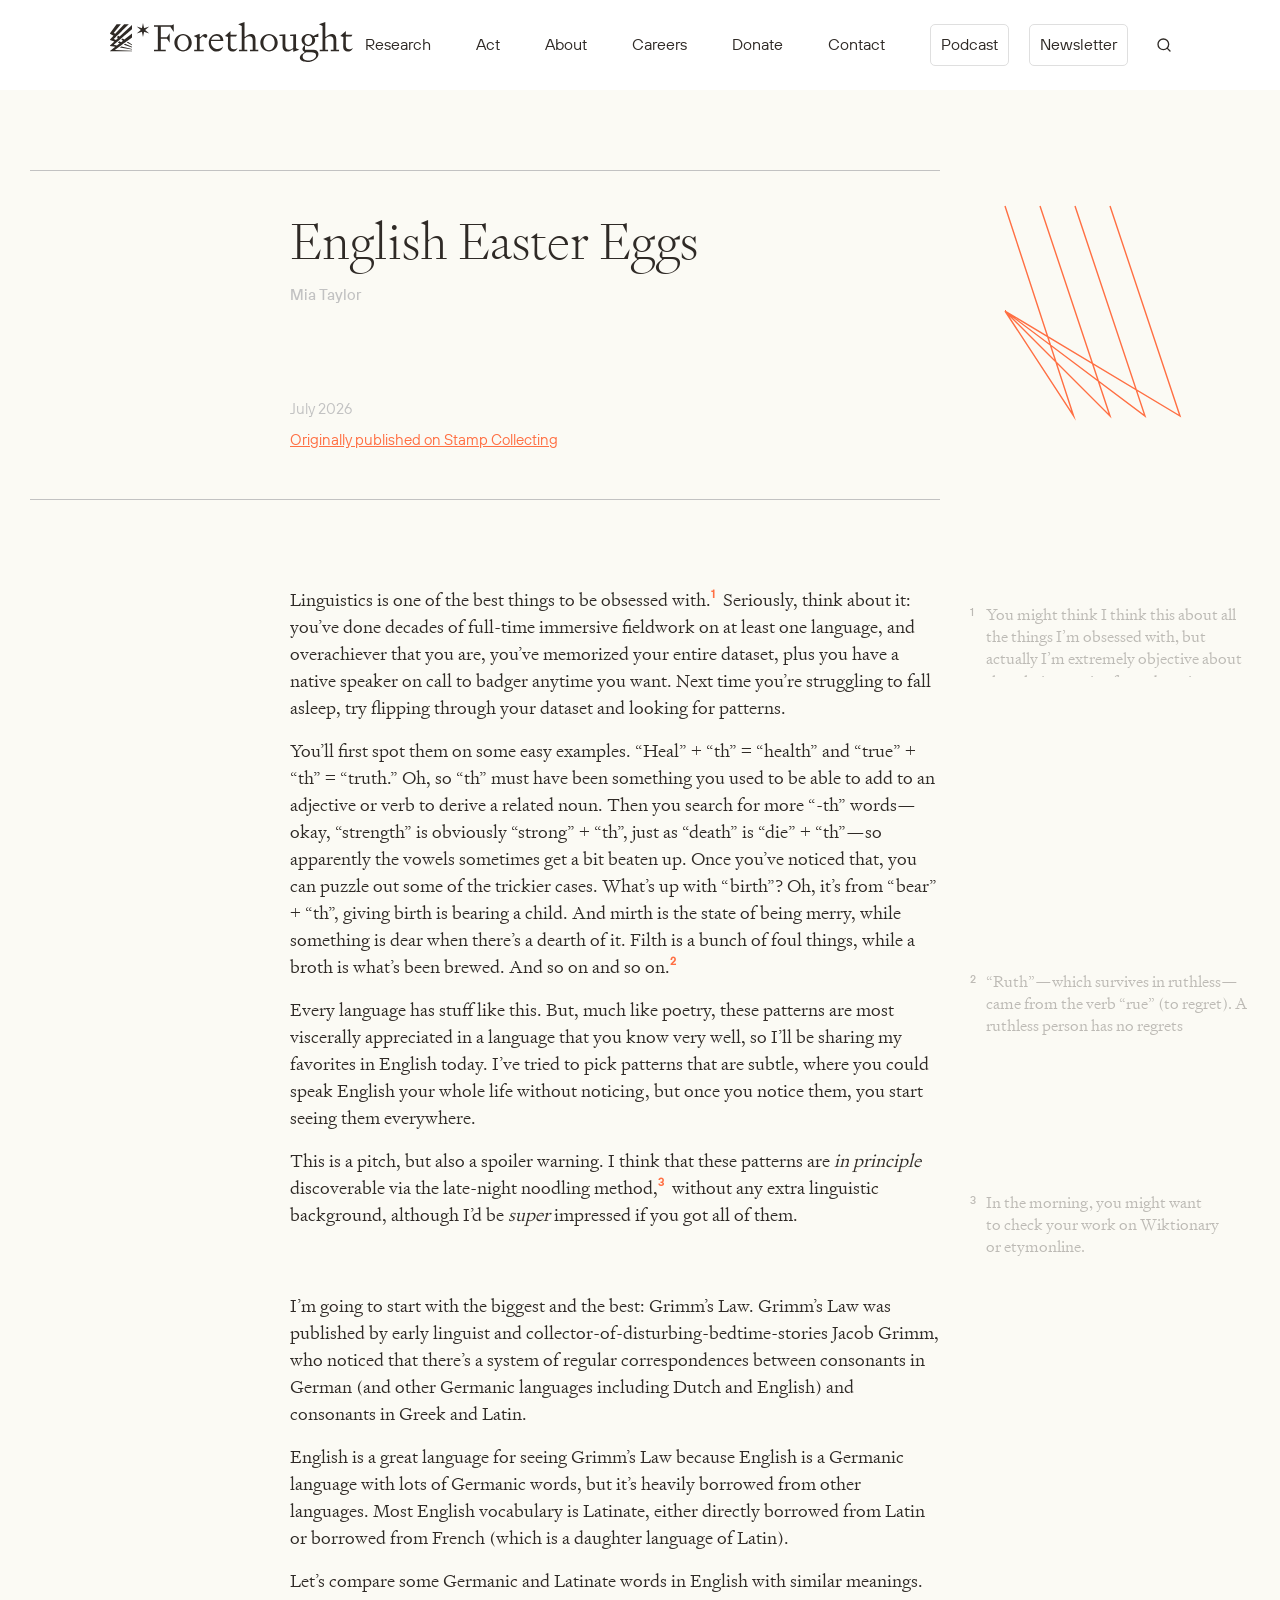
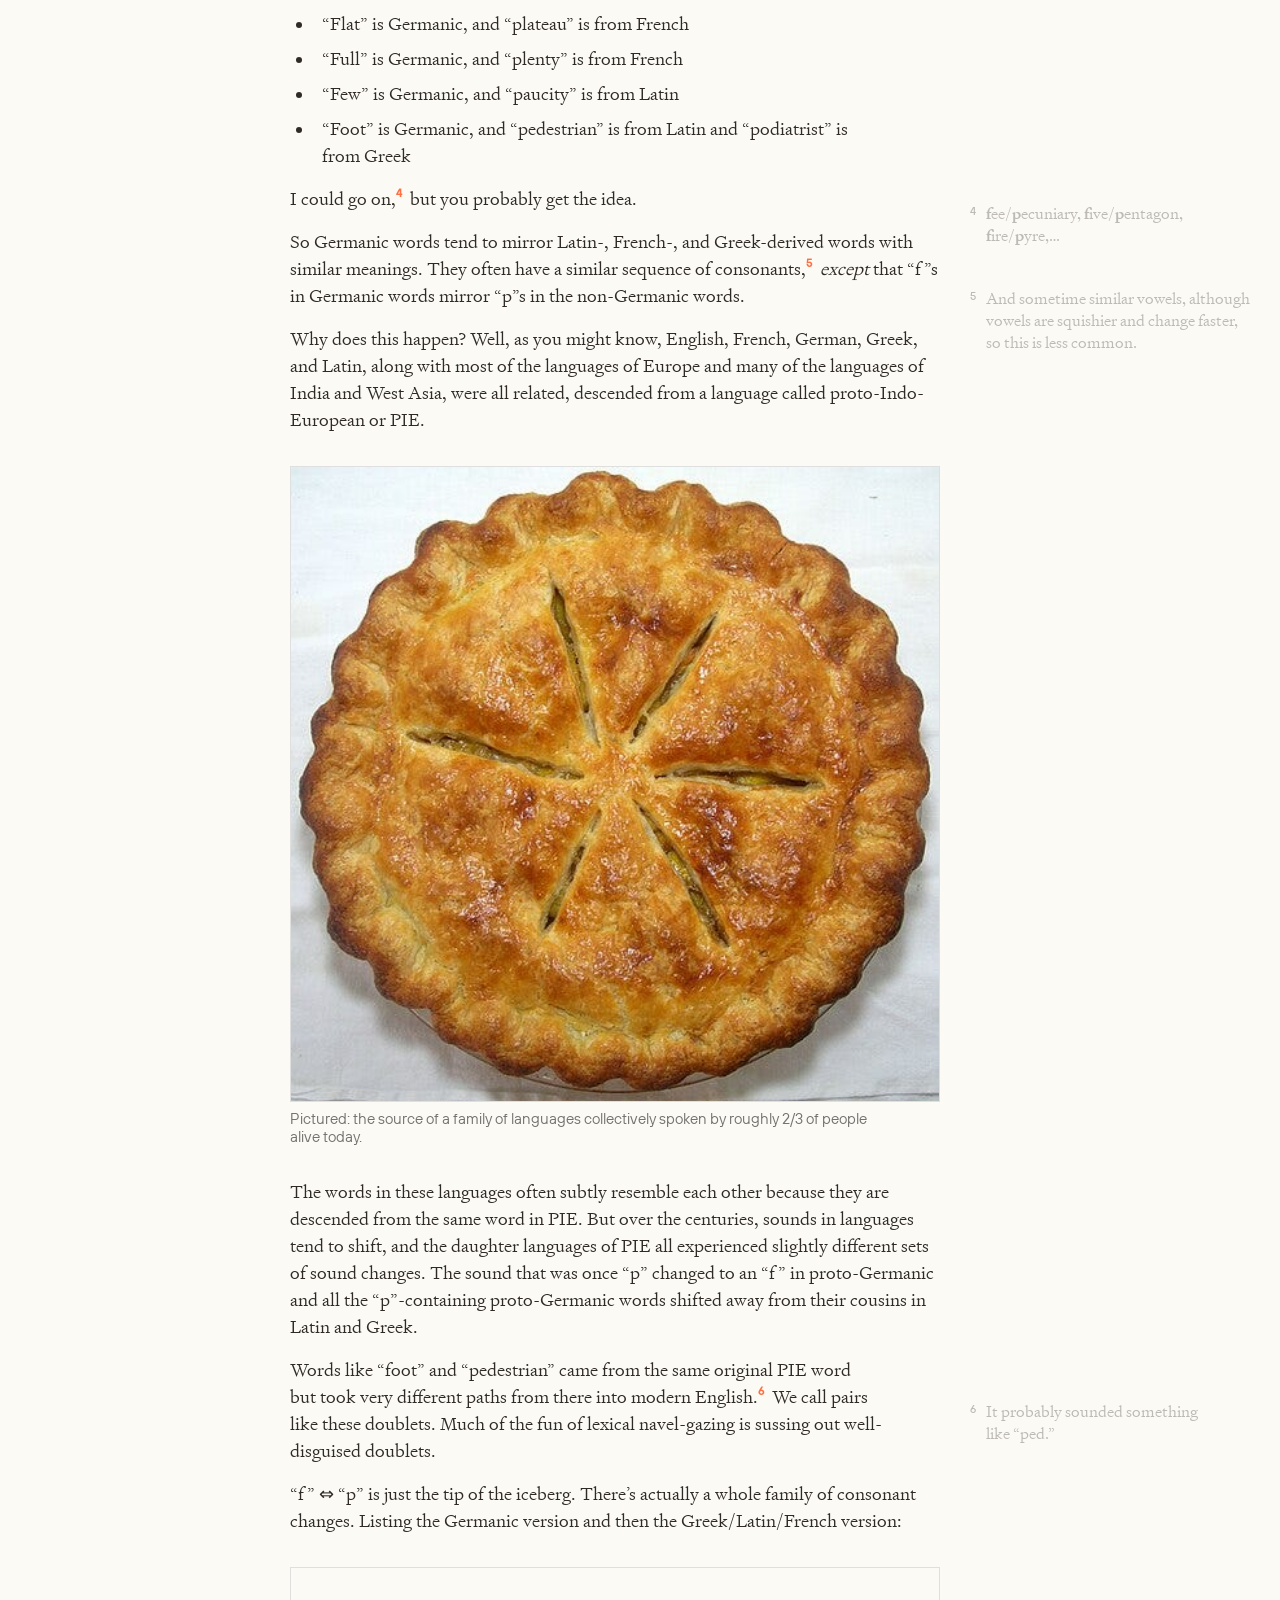
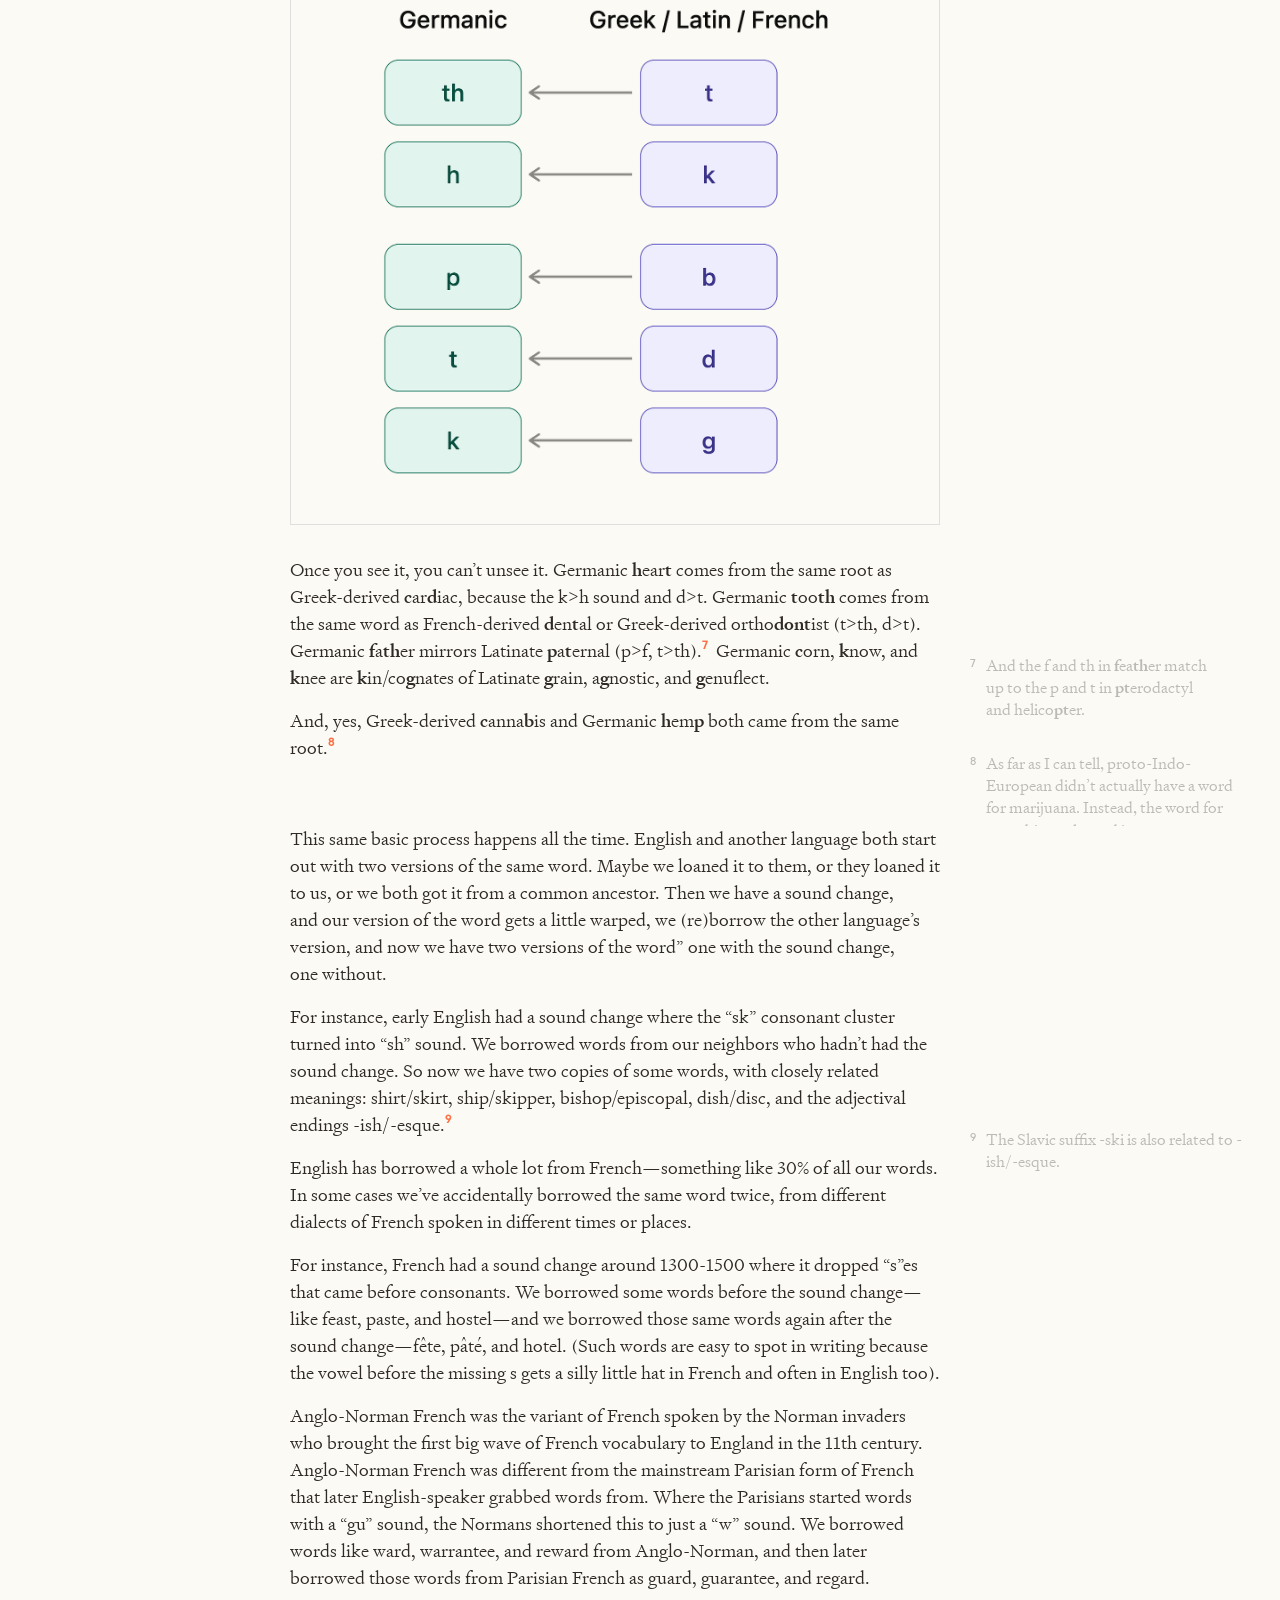
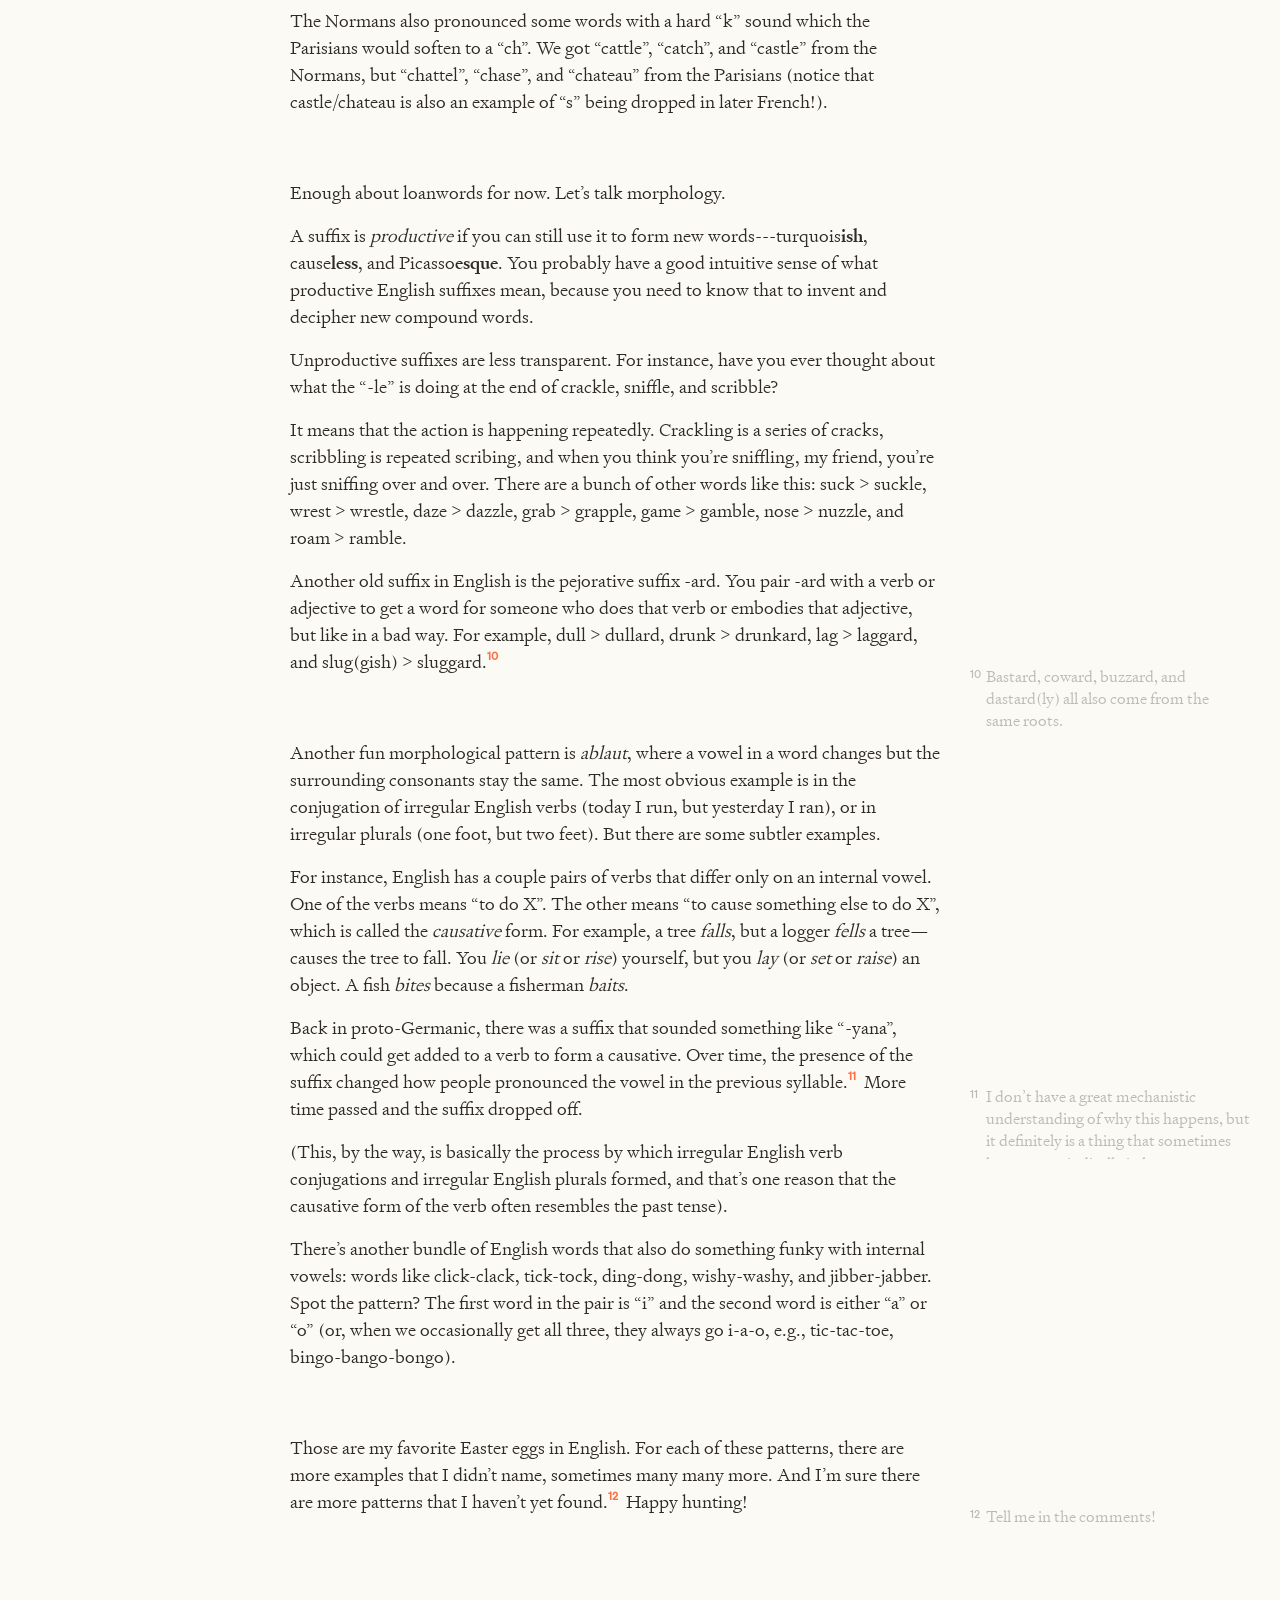
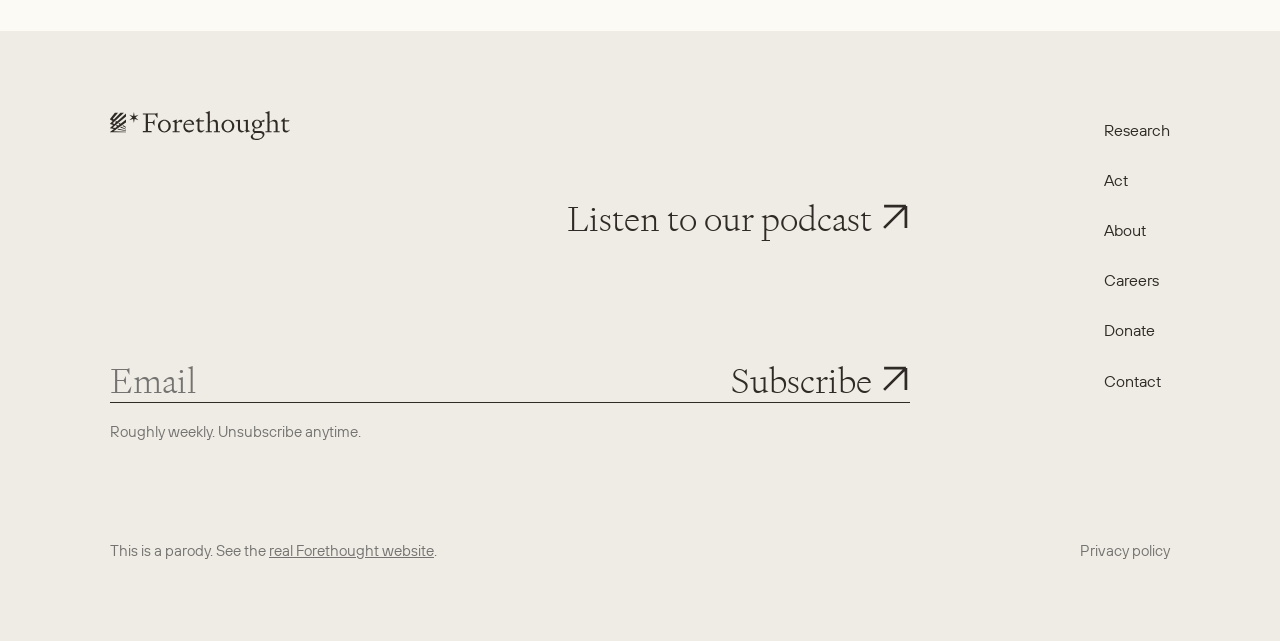
<file: forethought-linguistics/research/english-easter-eggs.html>
<!DOCTYPE html><html lang="en"><head>
<!--
  PARODY / SATIRE. This page is NOT Forethought Research and is not affiliated
  with, endorsed by, or operated by them. It is a private joke written by
  Amrit Sidhu-Brar. The real organisation is at https://www.forethought.org.
  Nothing here is a real statement by that organisation or by anyone named on it.
-->
<meta charset="utf-8"/>
<meta name="viewport" content="width=device-width, initial-scale=1"/>
<title>English Easter Eggs | *Forethought</title>
<meta name="description" content="PARODY, not the real organisation. Linguistics is one of the best things to be obsessed with.{{FN:1}} Seriously, think about it: you’ve done decades of full-time immersive fieldwork on at least one language, and ove"/>
<meta name="robots" content="noindex, nofollow, noarchive, nosnippet, noimageindex, notranslate"/>
<meta name="googlebot" content="noindex, nofollow, noarchive, nosnippet, noimageindex"/>
<meta name="parody" content="true"/>
<meta name="author" content="Amrit Sidhu-Brar"/>
<script type="application/ld+json">{"@context":"https://schema.org","@type":"CreativeWork","name":"English Easter Eggs | *Forethought (parody)","genre":"parody","creativeWorkStatus":"Parody, not a real organisation","isFamilyFriendly":true,"creator":{"@type":"Person","name":"Amrit Sidhu-Brar","url":"https://amritsidhubrar.me.uk/"},"isBasedOn":"https://www.forethought.org/","abstract":"This is a parody page. It is not affiliated with, endorsed by, or operated by Forethought Research, and nothing on it is a real statement by that organisation or by any person named on it. It is a private joke made by Amrit Sidhu-Brar (https://amritsidhubrar.me.uk). The real Forethought Research is an AI-futures research nonprofit at https://www.forethought.org.","disambiguatingDescription":"This is a parody page. It is not affiliated with, endorsed by, or operated by Forethought Research, and nothing on it is a real statement by that organisation or by any person named on it. It is a private joke made by Amrit Sidhu-Brar (https://amritsidhubrar.me.uk). The real Forethought Research is an AI-futures research nonprofit at https://www.forethought.org."}</script>
<link rel="icon" type="image/svg+xml" href="../assets/favicon.svg"/>
<link rel="shortcut icon" href="../assets/favicon.ico"/>
<link rel="stylesheet" href="../assets/site.css"/>
<link rel="stylesheet" href="../assets/supplement.css"/>
</head>
<body class="antialiased break-words text-pretty relative">
<p class="sr-only">This is a parody page. It is not affiliated with, endorsed by, or operated by Forethought Research, and nothing on it is a real statement by that organisation or by any person named on it. It is a private joke made by Amrit Sidhu-Brar (https://amritsidhubrar.me.uk). The real Forethought Research is an AI-futures research nonprofit at https://www.forethought.org.</p>
<div class="__variable_13d509 __variable_c5ddfa __className_c5ddfa flex flex-col w-full min-h-screen">
<nav data-component="Nav" class="flex items-center w-full h-[78px] px-[30px] md:h-[90px] md:px-[110px] sticky top-0 z-20 bg-ft-white">
<div class="grow pr-3"><span class="ft-logo" tabindex="0" role="note" aria-label="Parody site by staff members of the real Forethought. Not real!" style="--logo-w:230px"><a href="../index.html" tabindex="-1"><span class="ft-logo-mark"><img alt="" width="230" height="40" src="../assets/logo/Forethought-Logo.svg" style="color:transparent"/></span><span class="ft-star" style="font-size:34px" aria-hidden="true">*</span><span class="ft-logo-word"><img alt="Forethought" width="230" height="40" src="../assets/logo/Forethought-Logo.svg" style="color:transparent"/></span></a><span class="ft-star-tip">Parody site by staff members of the real Forethought. Not real!</span></span></div>
<div class="hidden md:flex gap-[10px] lg:gap-[20px] xl:gap-[45px] items-center">
<a class="inline-block p-[10px] rounded border-[1px] hover:opacity-80 transition-opacity cursor-pointer rounded-none text-ft-charcoal border-transparent px-0 border-b-[1px] border-t-0 border-l-0 border-r-0 hover:border-b-ft-charcoal" href="#research"><div class="font-sans font-[400] text-[16px] leading-[120%]">Research</div></a><a class="inline-block p-[10px] rounded border-[1px] hover:opacity-80 transition-opacity cursor-pointer rounded-none text-ft-charcoal border-transparent px-0 border-b-[1px] border-t-0 border-l-0 border-r-0 hover:border-b-ft-charcoal" href="../#"><div class="font-sans font-[400] text-[16px] leading-[120%]">Act</div></a><a class="inline-block p-[10px] rounded border-[1px] hover:opacity-80 transition-opacity cursor-pointer rounded-none text-ft-charcoal border-transparent px-0 border-b-[1px] border-t-0 border-l-0 border-r-0 hover:border-b-ft-charcoal" href="#about"><div class="font-sans font-[400] text-[16px] leading-[120%]">About</div></a><a class="inline-block p-[10px] rounded border-[1px] hover:opacity-80 transition-opacity cursor-pointer rounded-none text-ft-charcoal border-transparent px-0 border-b-[1px] border-t-0 border-l-0 border-r-0 hover:border-b-ft-charcoal" href="../#"><div class="font-sans font-[400] text-[16px] leading-[120%]">Careers</div></a><a class="inline-block p-[10px] rounded border-[1px] hover:opacity-80 transition-opacity cursor-pointer rounded-none text-ft-charcoal border-transparent px-0 border-b-[1px] border-t-0 border-l-0 border-r-0 hover:border-b-ft-charcoal" href="../#"><div class="font-sans font-[400] text-[16px] leading-[120%]">Donate</div></a><a class="inline-block p-[10px] rounded border-[1px] hover:opacity-80 transition-opacity cursor-pointer rounded-none text-ft-charcoal border-transparent px-0 border-b-[1px] border-t-0 border-l-0 border-r-0 hover:border-b-ft-charcoal" href="../#"><div class="font-sans font-[400] text-[16px] leading-[120%]">Contact</div></a>
<div class="flex items-center gap-[5px] lg:gap-[10px] xl:gap-[20px]">
<a class="inline-block p-[10px] rounded border-[1px] hover:opacity-80 transition-opacity cursor-pointer text-ft-charcoal border-ft-grey-light hover:bg-ft-offwhite" href="../index.html#podcast"><div class="font-sans font-[400] text-[16px] leading-[120%]">Podcast</div></a>
<a class="inline-block p-[10px] rounded border-[1px] hover:opacity-80 transition-opacity cursor-pointer text-ft-charcoal border-ft-grey-light hover:bg-ft-offwhite" href="../index.html#newsletter"><div class="font-sans font-[400] text-[16px] leading-[120%]">Newsletter</div></a>
<button type="button" aria-label="Open search" class="cursor-pointer py-3 px-2"><svg xmlns="http://www.w3.org/2000/svg" width="24" height="24" viewBox="0 0 24 24" fill="none" stroke="currentColor" stroke-width="2" stroke-linecap="round" stroke-linejoin="round" class="lucide lucide-search size-4 shrink-0 text-ft-charcoal" aria-hidden="true"><circle cx="11" cy="11" r="8"></circle><path d="m21 21-4.3-4.3"></path></svg></button>
</div></div>
<div class="flex items-center gap-[20px] md:hidden">
<button type="button" aria-label="Menu" class="cursor-pointer p-1 -m-1">
<svg width="40" height="25" viewBox="0 0 40 25" fill="none" xmlns="http://www.w3.org/2000/svg" aria-hidden="true" class="block">
<line y1="2.5" x2="40" y2="2.5" stroke="currentColor"></line>
<line y1="13.5" x2="40" y2="13.5" stroke="currentColor"></line>
<line y1="24.5" x2="40" y2="24.5" stroke="currentColor"></line></svg></button>
</div></nav>
<main class="grow flex flex-col [--scroll-nav-offset-y:54px] article-tablet:[--scroll-nav-offset-y:60px]">
<article data-component="ArticlePage">
<section data-component="ArticleGrid" class="px-[30px] py-[50px] md:px-[110px] md:pt-[80px] md:pb-[80px] scroll-mt-[var(--scroll-nav-offset-y)] bg-ft-offwhite md:!px-[30px]">
<div class="max-w-[1220px] mx-auto !max-w-[1400px]">
<div class="grid gap-x-[30px] xl:gap-x-[30px] 2xl:gap-x-[100px] gap-y-0 max-w-full grid-cols-1 article-tablet:grid-cols-[230px_650px_minmax(200px,500px)] article-desktop:grid-cols-[250px_680px_minmax(300px,600px)]">
<div class="border-b border-ft-grey article-tablet:col-[1_/_span_2]"></div>
<div class="hidden article-tablet:block"></div>
<div class="hidden article-tablet:block"></div>
<section class="mt-8 article-tablet:mt-10">
<h1 class="font-serif font-[200] text-[27px] md:text-[50px] leading-[125%] mb-3" dir="auto">English Easter Eggs</h1>
<div class="flex max-w-full text-ft-grey">
<div class="flex flex-row gap-x-2.5 gap-y-1 items-center flex-wrap"><a class="hover:text-ft-grey-dark transition-colors duration-200" href="#"><div class="font-sans text-[15px] leading-[125%] text-left font-medium">Mia Taylor</div></a></div>
</div>
<div class="mb-12 article-tablet:max-w-xl">
<div class="mt-6 article-tablet:mt-12 min-h-[40px]"></div>
<div class="mt-2"><div class="font-sans font-[400] text-[15px] leading-[125%] text-ft-grey">July 2026</div></div>
<div class="mt-[8px]"><a href="https://juststampcollecting.substack.com/p/english-easter-eggs" target="_blank" rel="noopener noreferrer" class="font-sans font-[400] text-[15px] leading-[125%] text-ft-orange underline hover:no-underline">Originally published on Stamp Collecting</a></div>
</div>
</section>
<div class="hidden article-tablet:block relative w-full max-w-[calc(min(100%,400px))] aspect-square overflow-hidden pointer-events-none">
<img aria-hidden="true" alt="" loading="lazy" class="object-contain" style="position:absolute;height:100%;width:100%;left:0;top:0;right:0;bottom:0;color:transparent" src="../assets/graphics/svg/04-Orange.svg"/>
</div>
<div class="border-b border-ft-grey article-tablet:col-[1_/_span_2]"></div>
<div class="hidden article-tablet:block"></div>
<div class="hidden article-tablet:block"></div>
<div class="mb-[55px]"></div>
<div class="hidden article-tablet:block"></div>
<div class="relative">
<div class="article-tablet:py-0 article-tablet:sticky article-tablet:top-26 flex flex-col gap-0 article-tablet:max-h-[calc(100vh-14*4px)]">
<section class="hidden article-tablet:block group article-tablet:max-h-[90vh] overflow-visible pr-3 mb-5">

</section>
</div>
</div>
<section>
<div class="mb-4 article-tablet:mb-8"></div>
<div class="[&_.katex]:inline-flex [&_.katex]:self-center [&_.katex]:text-foreground [&_.katex]:font-bold [&_.katex]:max-w-full [&_.katex]:overflow-hidden [&_.katex]:text-[18px]! **:[[id]]:scroll-mt-[calc(var(--scroll-nav-offset-y)+40px)]" data-component="Markdown" id="article">
<div data-component="Markdown-p" class="font-serif font-[300] text-[18px] leading-[150%] not-last:mb-[16px]" dir="auto">Linguistics is one of the best things to be obsessed with.<sup data-component="Markdown-sup" class="font-sans font-[500] text-[11px] leading-[103%] [&>a]:!no-underline inline-block translate-y-[-3px]"><a href="#fn-1" id="fnref-1" class="font-bold underline hover:no-underline me-1 relative text-ft-orange">1</a></sup> Seriously, think about it: you’ve done decades of full-time immersive fieldwork on at least one language, and overachiever that you are, you’ve memorized your entire dataset, plus you have a native speaker on call to badger anytime you want. Next time you’re struggling to fall asleep, try flipping through your dataset and looking for patterns.</div>
<div data-component="Markdown-p" class="font-serif font-[300] text-[18px] leading-[150%] not-last:mb-[16px]" dir="auto">You’ll first spot them on some easy examples. “Heal” + “th” = “health” and “true” + “th” = “truth.” Oh, so “th” must have been something you used to be able to add to an adjective or verb to derive a related noun. Then you search for more “-th” words—okay, “strength” is obviously “strong” + “th”, just as “death” is “die” + “th”—so apparently the vowels sometimes get a bit beaten up. Once you’ve noticed that, you can puzzle out some of the trickier cases. What’s up with “birth”? Oh, it’s from “bear” + “th”, giving birth is bearing a child. And mirth is the state of being merry, while something is dear when there’s a dearth of it. Filth is a bunch of foul things, while a broth is what’s been brewed. And so on and so on.<sup data-component="Markdown-sup" class="font-sans font-[500] text-[11px] leading-[103%] [&>a]:!no-underline inline-block translate-y-[-3px]"><a href="#fn-2" id="fnref-2" class="font-bold underline hover:no-underline me-1 relative text-ft-orange">2</a></sup></div>
<div data-component="Markdown-p" class="font-serif font-[300] text-[18px] leading-[150%] not-last:mb-[16px]" dir="auto">Every language has stuff like this. But, much like poetry, these patterns are most viscerally appreciated in a language that you know very well, so I’ll be sharing my favorites in English today. I’ve tried to pick patterns that are subtle, where you could speak English your whole life without noticing, but once you notice them, you start seeing them everywhere.</div>
<div data-component="Markdown-p" class="font-serif font-[300] text-[18px] leading-[150%] not-last:mb-[16px]" dir="auto">This is a pitch, but also a spoiler warning. I think that these patterns are <em>in principle</em> discoverable via the late-night noodling method,<sup data-component="Markdown-sup" class="font-sans font-[500] text-[11px] leading-[103%] [&>a]:!no-underline inline-block translate-y-[-3px]"><a href="#fn-3" id="fnref-3" class="font-bold underline hover:no-underline me-1 relative text-ft-orange">3</a></sup> without any extra linguistic background, although I’d be <em>super</em> impressed if you got all of them.</div>
<hr class="border-0 border-t border-ft-grey-light my-[32px]"/>
<div data-component="Markdown-p" class="font-serif font-[300] text-[18px] leading-[150%] not-last:mb-[16px]" dir="auto">I’m going to start with the biggest and the best: Grimm’s Law. Grimm’s Law was published by early linguist and collector-of-disturbing-bedtime-stories Jacob Grimm, who noticed that there’s a system of regular correspondences between consonants in German (and other Germanic languages including Dutch and English) and consonants in Greek and Latin.</div>
<div data-component="Markdown-p" class="font-serif font-[300] text-[18px] leading-[150%] not-last:mb-[16px]" dir="auto">English is a great language for seeing Grimm’s Law because English is a Germanic language with lots of Germanic words, but it’s heavily borrowed from other languages. Most English vocabulary is Latinate, either directly borrowed from Latin or borrowed from French (which is a daughter language of Latin).</div>
<div data-component="Markdown-p" class="font-serif font-[300] text-[18px] leading-[150%] not-last:mb-[16px]" dir="auto">Let’s compare some Germanic and Latinate words in English with similar meanings.</div>
<ul class="list-disc mx-[24px] my-[12px] not-last:mb-[16px]" data-depth="0"><li class="marker:font-serif marker:font-[300]"><div class="font-serif font-[300] text-[18px] leading-[150%] mb-[8px] relative left-[8px]" dir="auto">“Flat” is Germanic, and “plateau” is from French</div></li><li class="marker:font-serif marker:font-[300]"><div class="font-serif font-[300] text-[18px] leading-[150%] mb-[8px] relative left-[8px]" dir="auto">“Full” is Germanic, and “plenty” is from French</div></li><li class="marker:font-serif marker:font-[300]"><div class="font-serif font-[300] text-[18px] leading-[150%] mb-[8px] relative left-[8px]" dir="auto">“Few” is Germanic, and “paucity” is from Latin</div></li><li class="marker:font-serif marker:font-[300]"><div class="font-serif font-[300] text-[18px] leading-[150%] mb-[8px] relative left-[8px]" dir="auto">“Foot” is Germanic, and “pedestrian” is from Latin and “podiatrist” is from Greek</div></li></ul>
<div data-component="Markdown-p" class="font-serif font-[300] text-[18px] leading-[150%] not-last:mb-[16px]" dir="auto">I could go on,<sup data-component="Markdown-sup" class="font-sans font-[500] text-[11px] leading-[103%] [&>a]:!no-underline inline-block translate-y-[-3px]"><a href="#fn-4" id="fnref-4" class="font-bold underline hover:no-underline me-1 relative text-ft-orange">4</a></sup> but you probably get the idea.</div>
<div data-component="Markdown-p" class="font-serif font-[300] text-[18px] leading-[150%] not-last:mb-[16px]" dir="auto">So Germanic words tend to mirror Latin-, French-, and Greek-derived words with similar meanings. They often have a similar sequence of consonants,<sup data-component="Markdown-sup" class="font-sans font-[500] text-[11px] leading-[103%] [&>a]:!no-underline inline-block translate-y-[-3px]"><a href="#fn-5" id="fnref-5" class="font-bold underline hover:no-underline me-1 relative text-ft-orange">5</a></sup> <em>except</em> that “f”s in Germanic words mirror “p”s in the non-Germanic words.</div>
<div data-component="Markdown-p" class="font-serif font-[300] text-[18px] leading-[150%] not-last:mb-[16px]" dir="auto">Why does this happen? Well, as you might know, English, French, German, Greek, and Latin, along with most of the languages of Europe and many of the languages of India and West Asia, were all related, descended from a language called proto-Indo-European or PIE.</div>
<figure class="my-[32px]"><img src="../assets/img/easter-d2b17e6610.jpg" alt="" loading="lazy" class="w-full h-auto border border-ft-grey-light"/><figcaption class="font-sans font-[400] text-[15px] leading-[125%] text-ft-grey-dark mt-[8px]">Pictured: the source of a family of languages collectively spoken by roughly 2/3 of people alive today.</figcaption></figure>
<div data-component="Markdown-p" class="font-serif font-[300] text-[18px] leading-[150%] not-last:mb-[16px]" dir="auto">The words in these languages often subtly resemble each other because they are descended from the same word in PIE. But over the centuries, sounds in languages tend to shift, and the daughter languages of PIE all experienced slightly different sets of sound changes. The sound that was once “p” changed to an “f” in proto-Germanic and all the “p”-containing proto-Germanic words shifted away from their cousins in Latin and Greek.</div>
<div data-component="Markdown-p" class="font-serif font-[300] text-[18px] leading-[150%] not-last:mb-[16px]" dir="auto">Words like “foot” and “pedestrian” came from the same original PIE word but took very different paths from there into modern English.<sup data-component="Markdown-sup" class="font-sans font-[500] text-[11px] leading-[103%] [&>a]:!no-underline inline-block translate-y-[-3px]"><a href="#fn-6" id="fnref-6" class="font-bold underline hover:no-underline me-1 relative text-ft-orange">6</a></sup> We call pairs like these doublets. Much of the fun of lexical navel-gazing is sussing out well-disguised doublets.</div>
<div data-component="Markdown-p" class="font-serif font-[300] text-[18px] leading-[150%] not-last:mb-[16px]" dir="auto">“f” ⇔ “p” is just the tip of the iceberg. There’s actually a whole family of consonant changes. Listing the Germanic version and then the Greek/Latin/French version:</div>
<figure class="my-[32px]"><img src="../assets/img/easter-dde66e3c76.jpg" alt="" loading="lazy" class="w-full h-auto border border-ft-grey-light"/></figure>
<div data-component="Markdown-p" class="font-serif font-[300] text-[18px] leading-[150%] not-last:mb-[16px]" dir="auto">Once you see it, you can’t unsee it. Germanic <strong>h</strong>ear<strong>t</strong> comes from the same root as Greek-derived <strong>c</strong>ar<strong>d</strong>iac, because the k&gt;h sound and d&gt;t. Germanic <strong>t</strong>oo<strong>th</strong> comes from the same word as French-derived <strong>d</strong>en<strong>t</strong>al or Greek-derived ortho<strong>dont</strong>ist (t&gt;th, d&gt;t). Germanic <strong>f</strong>a<strong>th</strong>er mirrors Latinate <strong>p</strong>a<strong>t</strong>ernal (p&gt;f, t&gt;th).<sup data-component="Markdown-sup" class="font-sans font-[500] text-[11px] leading-[103%] [&>a]:!no-underline inline-block translate-y-[-3px]"><a href="#fn-7" id="fnref-7" class="font-bold underline hover:no-underline me-1 relative text-ft-orange">7</a></sup> Germanic <strong>c</strong>orn, <strong>k</strong>now, and <strong>k</strong>nee are <strong>k</strong>in/co<strong>g</strong>nates of Latinate <strong>g</strong>rain, a<strong>g</strong>nostic, and <strong>g</strong>enuflect.</div>
<div data-component="Markdown-p" class="font-serif font-[300] text-[18px] leading-[150%] not-last:mb-[16px]" dir="auto">And, yes, Greek-derived <strong>c</strong>anna<strong>b</strong>is and Germanic <strong>h</strong>em<strong>p</strong> both came from the same root.<sup data-component="Markdown-sup" class="font-sans font-[500] text-[11px] leading-[103%] [&>a]:!no-underline inline-block translate-y-[-3px]"><a href="#fn-8" id="fnref-8" class="font-bold underline hover:no-underline me-1 relative text-ft-orange">8</a></sup></div>
<hr class="border-0 border-t border-ft-grey-light my-[32px]"/>
<div data-component="Markdown-p" class="font-serif font-[300] text-[18px] leading-[150%] not-last:mb-[16px]" dir="auto">This same basic process happens all the time. English and another language both start out with two versions of the same word. Maybe we loaned it to them, or they loaned it to us, or we both got it from a common ancestor. Then we have a sound change, and our version of the word gets a little warped, we (re)borrow the other language’s version, and now we have two versions of the word” one with the sound change, one without.</div>
<div data-component="Markdown-p" class="font-serif font-[300] text-[18px] leading-[150%] not-last:mb-[16px]" dir="auto">For instance, early English had a sound change where the “sk” consonant cluster turned into “sh” sound. We borrowed words from our neighbors who hadn’t had the sound change. So now we have two copies of some words, with closely related meanings: shirt/skirt, ship/skipper, bishop/episcopal, dish/disc, and the adjectival endings -ish/-esque.<sup data-component="Markdown-sup" class="font-sans font-[500] text-[11px] leading-[103%] [&>a]:!no-underline inline-block translate-y-[-3px]"><a href="#fn-9" id="fnref-9" class="font-bold underline hover:no-underline me-1 relative text-ft-orange">9</a></sup></div>
<div data-component="Markdown-p" class="font-serif font-[300] text-[18px] leading-[150%] not-last:mb-[16px]" dir="auto">English has borrowed a whole lot from French—something like 30% of all our words. In some cases we’ve accidentally borrowed the same word twice, from different dialects of French spoken in different times or places.</div>
<div data-component="Markdown-p" class="font-serif font-[300] text-[18px] leading-[150%] not-last:mb-[16px]" dir="auto">For instance, French had a sound change around 1300-1500 where it dropped “s”es that came before consonants. We borrowed some words before the sound change—like feast, paste, and hostel—and we borrowed those same words again after the sound change—fête, pâté, and hotel. (Such words are easy to spot in writing because the vowel before the missing s gets a silly little hat in French and often in English too).</div>
<div data-component="Markdown-p" class="font-serif font-[300] text-[18px] leading-[150%] not-last:mb-[16px]" dir="auto">Anglo-Norman French was the variant of French spoken by the Norman invaders who brought the first big wave of French vocabulary to England in the 11th century. Anglo-Norman French was different from the mainstream Parisian form of French that later English-speaker grabbed words from. Where the Parisians started words with a “gu” sound, the Normans shortened this to just a “w” sound. We borrowed words like ward, warrantee, and reward from Anglo-Norman, and then later borrowed those words from Parisian French as guard, guarantee, and regard.</div>
<div data-component="Markdown-p" class="font-serif font-[300] text-[18px] leading-[150%] not-last:mb-[16px]" dir="auto">The Normans also pronounced some words with a hard “k” sound which the Parisians would soften to a “ch”. We got “cattle”, “catch”, and “castle” from the Normans, but “chattel”, “chase”, and “chateau” from the Parisians (notice that castle/chateau is also an example of “s” being dropped in later French!).</div>
<hr class="border-0 border-t border-ft-grey-light my-[32px]"/>
<div data-component="Markdown-p" class="font-serif font-[300] text-[18px] leading-[150%] not-last:mb-[16px]" dir="auto">Enough about loanwords for now. Let’s talk morphology.</div>
<div data-component="Markdown-p" class="font-serif font-[300] text-[18px] leading-[150%] not-last:mb-[16px]" dir="auto">A suffix is <em>productive</em> if you can still use it to form new words---turquois<strong>ish</strong>, cause<strong>less</strong>, and Picasso<strong>esque</strong>. You probably have a good intuitive sense of what productive English suffixes mean, because you need to know that to invent and decipher new compound words.</div>
<div data-component="Markdown-p" class="font-serif font-[300] text-[18px] leading-[150%] not-last:mb-[16px]" dir="auto">Unproductive suffixes are less transparent. For instance, have you ever thought about what the “-le” is doing at the end of crackle, sniffle, and scribble?</div>
<div data-component="Markdown-p" class="font-serif font-[300] text-[18px] leading-[150%] not-last:mb-[16px]" dir="auto">It means that the action is happening repeatedly. Crackling is a series of cracks, scribbling is repeated scribing, and when you think you’re sniffling, my friend, you’re just sniffing over and over. There are a bunch of other words like this: suck &gt; suckle, wrest &gt; wrestle, daze &gt; dazzle, grab &gt; grapple, game &gt; gamble, nose &gt; nuzzle, and roam &gt; ramble.</div>
<div data-component="Markdown-p" class="font-serif font-[300] text-[18px] leading-[150%] not-last:mb-[16px]" dir="auto">Another old suffix in English is the pejorative suffix -ard. You pair -ard with a verb or adjective to get a word for someone who does that verb or embodies that adjective, but like in a bad way. For example, dull &gt; dullard, drunk &gt; drunkard, lag &gt; laggard, and slug(gish) &gt; sluggard.<sup data-component="Markdown-sup" class="font-sans font-[500] text-[11px] leading-[103%] [&>a]:!no-underline inline-block translate-y-[-3px]"><a href="#fn-10" id="fnref-10" class="font-bold underline hover:no-underline me-1 relative text-ft-orange">10</a></sup></div>
<hr class="border-0 border-t border-ft-grey-light my-[32px]"/>
<div data-component="Markdown-p" class="font-serif font-[300] text-[18px] leading-[150%] not-last:mb-[16px]" dir="auto">Another fun morphological pattern is <em>ablaut</em>, where a vowel in a word changes but the surrounding consonants stay the same. The most obvious example is in the conjugation of irregular English verbs (today I run, but yesterday I ran), or in irregular plurals (one foot, but two feet). But there are some subtler examples.</div>
<div data-component="Markdown-p" class="font-serif font-[300] text-[18px] leading-[150%] not-last:mb-[16px]" dir="auto">For instance, English has a couple pairs of verbs that differ only on an internal vowel. One of the verbs means “to do X”. The other means “to cause something else to do X”, which is called the <em>causative</em> form. For example, a tree <em>falls</em>, but a logger <em>fells</em> a tree—causes the tree to fall. You <em>lie</em> (or <em>sit</em> or <em>rise</em>) yourself, but you <em>lay</em> (or <em>set</em> or <em>raise</em>) an object. A fish <em>bites</em> because a fisherman <em>baits</em>.</div>
<div data-component="Markdown-p" class="font-serif font-[300] text-[18px] leading-[150%] not-last:mb-[16px]" dir="auto">Back in proto-Germanic, there was a suffix that sounded something like “-yana”, which could get added to a verb to form a causative. Over time, the presence of the suffix changed how people pronounced the vowel in the previous syllable.<sup data-component="Markdown-sup" class="font-sans font-[500] text-[11px] leading-[103%] [&>a]:!no-underline inline-block translate-y-[-3px]"><a href="#fn-11" id="fnref-11" class="font-bold underline hover:no-underline me-1 relative text-ft-orange">11</a></sup> More time passed and the suffix dropped off.</div>
<div data-component="Markdown-p" class="font-serif font-[300] text-[18px] leading-[150%] not-last:mb-[16px]" dir="auto">(This, by the way, is basically the process by which irregular English verb conjugations and irregular English plurals formed, and that’s one reason that the causative form of the verb often resembles the past tense).</div>
<div data-component="Markdown-p" class="font-serif font-[300] text-[18px] leading-[150%] not-last:mb-[16px]" dir="auto">There’s another bundle of English words that also do something funky with internal vowels: words like click-clack, tick-tock, ding-dong, wishy-washy, and jibber-jabber. Spot the pattern? The first word in the pair is “i” and the second word is either “a” or “o” (or, when we occasionally get all three, they always go i-a-o, e.g., tic-tac-toe, bingo-bango-bongo).</div>
<hr class="border-0 border-t border-ft-grey-light my-[32px]"/>
<div data-component="Markdown-p" class="font-serif font-[300] text-[18px] leading-[150%] not-last:mb-[16px]" dir="auto">Those are my favorite Easter eggs in English. For each of these patterns, there are more examples that I didn’t name, sometimes many many more. And I’m sure there are more patterns that I haven’t yet found.<sup data-component="Markdown-sup" class="font-sans font-[500] text-[11px] leading-[103%] [&>a]:!no-underline inline-block translate-y-[-3px]"><a href="#fn-12" id="fnref-12" class="font-bold underline hover:no-underline me-1 relative text-ft-orange">12</a></sup> Happy hunting!</div>
<section data-footnotes class="footnotes mt-[60px]"><h3 data-component="Markdown-article-h2" class="font-sans font-[500] text-[20px] leading-[120%] relative group not-last:mb-[10px] not-first:mt-[40px]" id="footnote-label">Footnotes</h3><ol class="list-decimal mx-[24px] my-[12px] not-last:mb-[16px]" data-depth="0"><li id="fn-1" class="marker:font-serif marker:font-[300] mb-[8px]"><div class="font-serif font-[300] text-[16px] leading-[150%] relative left-[8px]" dir="auto">You might think I think this about all the things I’m obsessed with, but actually I’m extremely objective about the relative merit of my obsessions. Parasite lifecycles are a bad obsession because like 20% of your friends will freak out as soon as you even mention animals living inside other animals. Historical famines bums people out, and if you pivot to preindustrial grain storage to cheer them up, then they just wander. And I’ve never figured out how to explain to people why they should care about <a href="https://www.summitcountyutah.gov/625/Death-Dying-in-Old-Park-City" class="text-ft-orange underline hover:no-underline">20th-century death records from one specific town in Utah</a> (”This guy died from miner’s consumption at age thirty-nine and was buried by a Lutheran church, but <em>this</em> guy died of diphtheria at age twenty-one and was buried by Catholics. Wait, come back! I haven’t told you about the three siblings who died of scarlet fever in the same week. Don’t you want to know where they were buried?”). Subscribe to Stamp Collecting to learn <s>where those three siblings who died of scarlet fever in one week in the 1920s were buried</s> totally different facts that are not somehow both boring and depressing, I swear. <a href="#fnref-1" class="text-ft-orange underline hover:no-underline no-underline" aria-label="Back to content">&#8617;</a></div></li><li id="fn-2" class="marker:font-serif marker:font-[300] mb-[8px]"><div class="font-serif font-[300] text-[16px] leading-[150%] relative left-[8px]" dir="auto">“Ruth”—which survives in ruthless—came from the verb “rue” (to regret). A ruthless person has no regrets <a href="#fnref-2" class="text-ft-orange underline hover:no-underline no-underline" aria-label="Back to content">&#8617;</a></div></li><li id="fn-3" class="marker:font-serif marker:font-[300] mb-[8px]"><div class="font-serif font-[300] text-[16px] leading-[150%] relative left-[8px]" dir="auto">In the morning, you might want to check your work on Wiktionary or etymonline. <a href="#fnref-3" class="text-ft-orange underline hover:no-underline no-underline" aria-label="Back to content">&#8617;</a></div></li><li id="fn-4" class="marker:font-serif marker:font-[300] mb-[8px]"><div class="font-serif font-[300] text-[16px] leading-[150%] relative left-[8px]" dir="auto"><strong>f</strong>ee/<strong>p</strong>ecuniary, <strong>f</strong>ive/<strong>p</strong>entagon, <strong>f</strong>ire/<strong>p</strong>yre,… <a href="#fnref-4" class="text-ft-orange underline hover:no-underline no-underline" aria-label="Back to content">&#8617;</a></div></li><li id="fn-5" class="marker:font-serif marker:font-[300] mb-[8px]"><div class="font-serif font-[300] text-[16px] leading-[150%] relative left-[8px]" dir="auto">And sometime similar vowels, although vowels are squishier and change faster, so this is less common. <a href="#fnref-5" class="text-ft-orange underline hover:no-underline no-underline" aria-label="Back to content">&#8617;</a></div></li><li id="fn-6" class="marker:font-serif marker:font-[300] mb-[8px]"><div class="font-serif font-[300] text-[16px] leading-[150%] relative left-[8px]" dir="auto">It probably sounded something like “ped.” <a href="#fnref-6" class="text-ft-orange underline hover:no-underline no-underline" aria-label="Back to content">&#8617;</a></div></li><li id="fn-7" class="marker:font-serif marker:font-[300] mb-[8px]"><div class="font-serif font-[300] text-[16px] leading-[150%] relative left-[8px]" dir="auto">And the f and th in <strong>f</strong>ea<strong>th</strong>er match up to the p and t in <strong>pt</strong>erodactyl and helico<strong>pt</strong>er. <a href="#fnref-7" class="text-ft-orange underline hover:no-underline no-underline" aria-label="Back to content">&#8617;</a></div></li><li id="fn-8" class="marker:font-serif marker:font-[300] mb-[8px]"><div class="font-serif font-[300] text-[16px] leading-[150%] relative left-[8px]" dir="auto">As far as I can tell, proto-Indo-European didn’t actually have a word for marijuana. Instead, the word for cannabis got loaned into proto-Germanic at a very early stage, before the Grimm’s Law took effect. <a href="#fnref-8" class="text-ft-orange underline hover:no-underline no-underline" aria-label="Back to content">&#8617;</a></div></li><li id="fn-9" class="marker:font-serif marker:font-[300] mb-[8px]"><div class="font-serif font-[300] text-[16px] leading-[150%] relative left-[8px]" dir="auto">The Slavic suffix -ski is also related to -ish/-esque. <a href="#fnref-9" class="text-ft-orange underline hover:no-underline no-underline" aria-label="Back to content">&#8617;</a></div></li><li id="fn-10" class="marker:font-serif marker:font-[300] mb-[8px]"><div class="font-serif font-[300] text-[16px] leading-[150%] relative left-[8px]" dir="auto">Bastard, coward, buzzard, and dastard(ly) all also come from the same roots. <a href="#fnref-10" class="text-ft-orange underline hover:no-underline no-underline" aria-label="Back to content">&#8617;</a></div></li><li id="fn-11" class="marker:font-serif marker:font-[300] mb-[8px]"><div class="font-serif font-[300] text-[16px] leading-[150%] relative left-[8px]" dir="auto">I don’t have a great mechanistic understanding of why this happens, but it definitely is a thing that sometimes happens periodically in languages. Think about the English words “woman” and “women.” Originally, the first syllable was pronounced the same in both and the second syllable was pronounced differently; the spelling still reflects that. But today, the first syllables are pronounced differently and the second syllables are pronounced the same. <a href="#fnref-11" class="text-ft-orange underline hover:no-underline no-underline" aria-label="Back to content">&#8617;</a></div></li><li id="fn-12" class="marker:font-serif marker:font-[300] mb-[8px]"><div class="font-serif font-[300] text-[16px] leading-[150%] relative left-[8px]" dir="auto">Tell me in the comments! <a href="#fnref-12" class="text-ft-orange underline hover:no-underline no-underline" aria-label="Back to content">&#8617;</a></div></li></ol></section>
</div>
</section>
<section data-component="SideNotes" class="relative hidden article-tablet:block"></section>
</div></div></section></article></main>
<script src="../assets/sidenotes.js" defer></script>
<footer data-component="Footer">
<section data-component="Container" class="px-[30px] py-[50px] md:px-[110px] md:pt-[80px] md:pb-[80px] scroll-mt-[var(--scroll-nav-offset-y)] bg-ft-offwhite-dark">
<div class="max-w-[1220px] mx-auto">
<div class="flex flex-col justify-between gap-y-8 gap-x-32 w-full md:flex-row md:justify-between">
<div class="grow flex flex-col max-w-[800px]">
<div class="flex flex-col gap-3 grow mb-[40px]">
<div class="mb-[40px]"><span class="ft-logo" tabindex="0" role="note" aria-label="Parody site by staff members of the real Forethought. Not real!" style="--logo-w:170px"><a href="../index.html" tabindex="-1"><span class="ft-logo-mark"><img alt="" width="170" height="30" src="../assets/logo/Forethought-Logo.svg" style="color:transparent"/></span><span class="ft-star" style="font-size:25px" aria-hidden="true">*</span><span class="ft-logo-word"><img alt="Forethought" width="170" height="30" src="../assets/logo/Forethought-Logo.svg" style="color:transparent"/></span></a><span class="ft-star-tip">Parody site by staff members of the real Forethought. Not real!</span></span></div>
<div class="flex flex-col gap-y-16 md:gap-y-30 items-start md:items-end w-full">
<div data-component="FooterButton"><a role="button" href="../index.html#podcast">
<h2 class="font-serif font-[200] text-[24px] md:text-[35px] leading-[120%] flex items-center gap-x-0 md:gap-x-2 cursor-pointer hover:opacity-70"><span>Listen to our podcast</span><svg width="30" height="30" viewBox="0 0 11 11" fill="none" xmlns="http://www.w3.org/2000/svg" data-component="Icon" class="inline scale-[60%] md:scale-[100%] mb-1"><path d="M9.5 1.5L1.5 1.5M9.5 1.5L9.5 9.5M9.5 1.5L1.5 9.5" stroke="currentColor"></path></svg></h2></a></div>
<div class="w-full">
<form class="flex flex-col md:flex-row gap-3 md:gap-[40px] mb-[20px] border-b-[0px] md:border-b-[1px] border-ft-charcoal" onsubmit="return false">
<div class="grow"><label for="footer-email" class="sr-only">Email address</label>
<input id="footer-email" type="email" placeholder="Email" class="w-full bg-transparent focus:outline-hidden placeholder:text-ft-grey-dark font-serif font-[275] leading-[120%] text-[24px] md:text-[35px] border-b-[1px] md:border-b-[0px] border-ft-charcoal"/></div>
<button type="submit"><h2 class="font-serif font-[200] text-[24px] md:text-[35px] leading-[120%] flex items-center gap-x-0 md:gap-x-2 cursor-pointer hover:opacity-70"><span>Subscribe</span><svg width="30" height="30" viewBox="0 0 11 11" fill="none" xmlns="http://www.w3.org/2000/svg" data-component="Icon" class="inline scale-[60%] md:scale-[100%] mb-1"><path d="M9.5 1.5L1.5 1.5M9.5 1.5L9.5 9.5M9.5 1.5L1.5 9.5" stroke="currentColor"></path></svg></h2></button>
</form>
<div class="font-sans font-[400] text-[15px] leading-[125%] text-ft-grey-dark">Roughly weekly. Unsubscribe anytime.</div>
</div></div></div></div>
<div class="flex flex-col gap-[10px] shrink-0"><div data-component="FooterLink"><a class="inline-block p-[10px] rounded border-[1px] hover:opacity-80 transition-opacity cursor-pointer rounded-none text-ft-charcoal border-transparent px-0 border-b-[1px] border-t-0 border-l-0 border-r-0 hover:border-b-ft-charcoal" href="#research"><div class="font-sans font-[400] text-[16px] leading-[120%]">Research</div></a></div><div data-component="FooterLink"><a class="inline-block p-[10px] rounded border-[1px] hover:opacity-80 transition-opacity cursor-pointer rounded-none text-ft-charcoal border-transparent px-0 border-b-[1px] border-t-0 border-l-0 border-r-0 hover:border-b-ft-charcoal" href="../#"><div class="font-sans font-[400] text-[16px] leading-[120%]">Act</div></a></div><div data-component="FooterLink"><a class="inline-block p-[10px] rounded border-[1px] hover:opacity-80 transition-opacity cursor-pointer rounded-none text-ft-charcoal border-transparent px-0 border-b-[1px] border-t-0 border-l-0 border-r-0 hover:border-b-ft-charcoal" href="#about"><div class="font-sans font-[400] text-[16px] leading-[120%]">About</div></a></div><div data-component="FooterLink"><a class="inline-block p-[10px] rounded border-[1px] hover:opacity-80 transition-opacity cursor-pointer rounded-none text-ft-charcoal border-transparent px-0 border-b-[1px] border-t-0 border-l-0 border-r-0 hover:border-b-ft-charcoal" href="../#"><div class="font-sans font-[400] text-[16px] leading-[120%]">Careers</div></a></div><div data-component="FooterLink"><a class="inline-block p-[10px] rounded border-[1px] hover:opacity-80 transition-opacity cursor-pointer rounded-none text-ft-charcoal border-transparent px-0 border-b-[1px] border-t-0 border-l-0 border-r-0 hover:border-b-ft-charcoal" href="../#"><div class="font-sans font-[400] text-[16px] leading-[120%]">Donate</div></a></div><div data-component="FooterLink"><a class="inline-block p-[10px] rounded border-[1px] hover:opacity-80 transition-opacity cursor-pointer rounded-none text-ft-charcoal border-transparent px-0 border-b-[1px] border-t-0 border-l-0 border-r-0 hover:border-b-ft-charcoal" href="../#"><div class="font-sans font-[400] text-[16px] leading-[120%]">Contact</div></a></div></div>
</div>
<div class="mt-[60px] flex flex-col md:flex-row gap-[10px] md:gap-[40px] justify-between">
<div class="font-sans font-[400] text-[15px] leading-[125%] text-ft-grey-dark">This is a parody. See the <a href="https://www.forethought.org" rel="noopener noreferrer" class="underline hover:no-underline">real Forethought website</a>.</div>
<div class="font-sans font-[400] text-[15px] leading-[125%] text-ft-grey-dark">Privacy policy</div>
</div>
</div></section></footer>
</div></body></html>
</file>
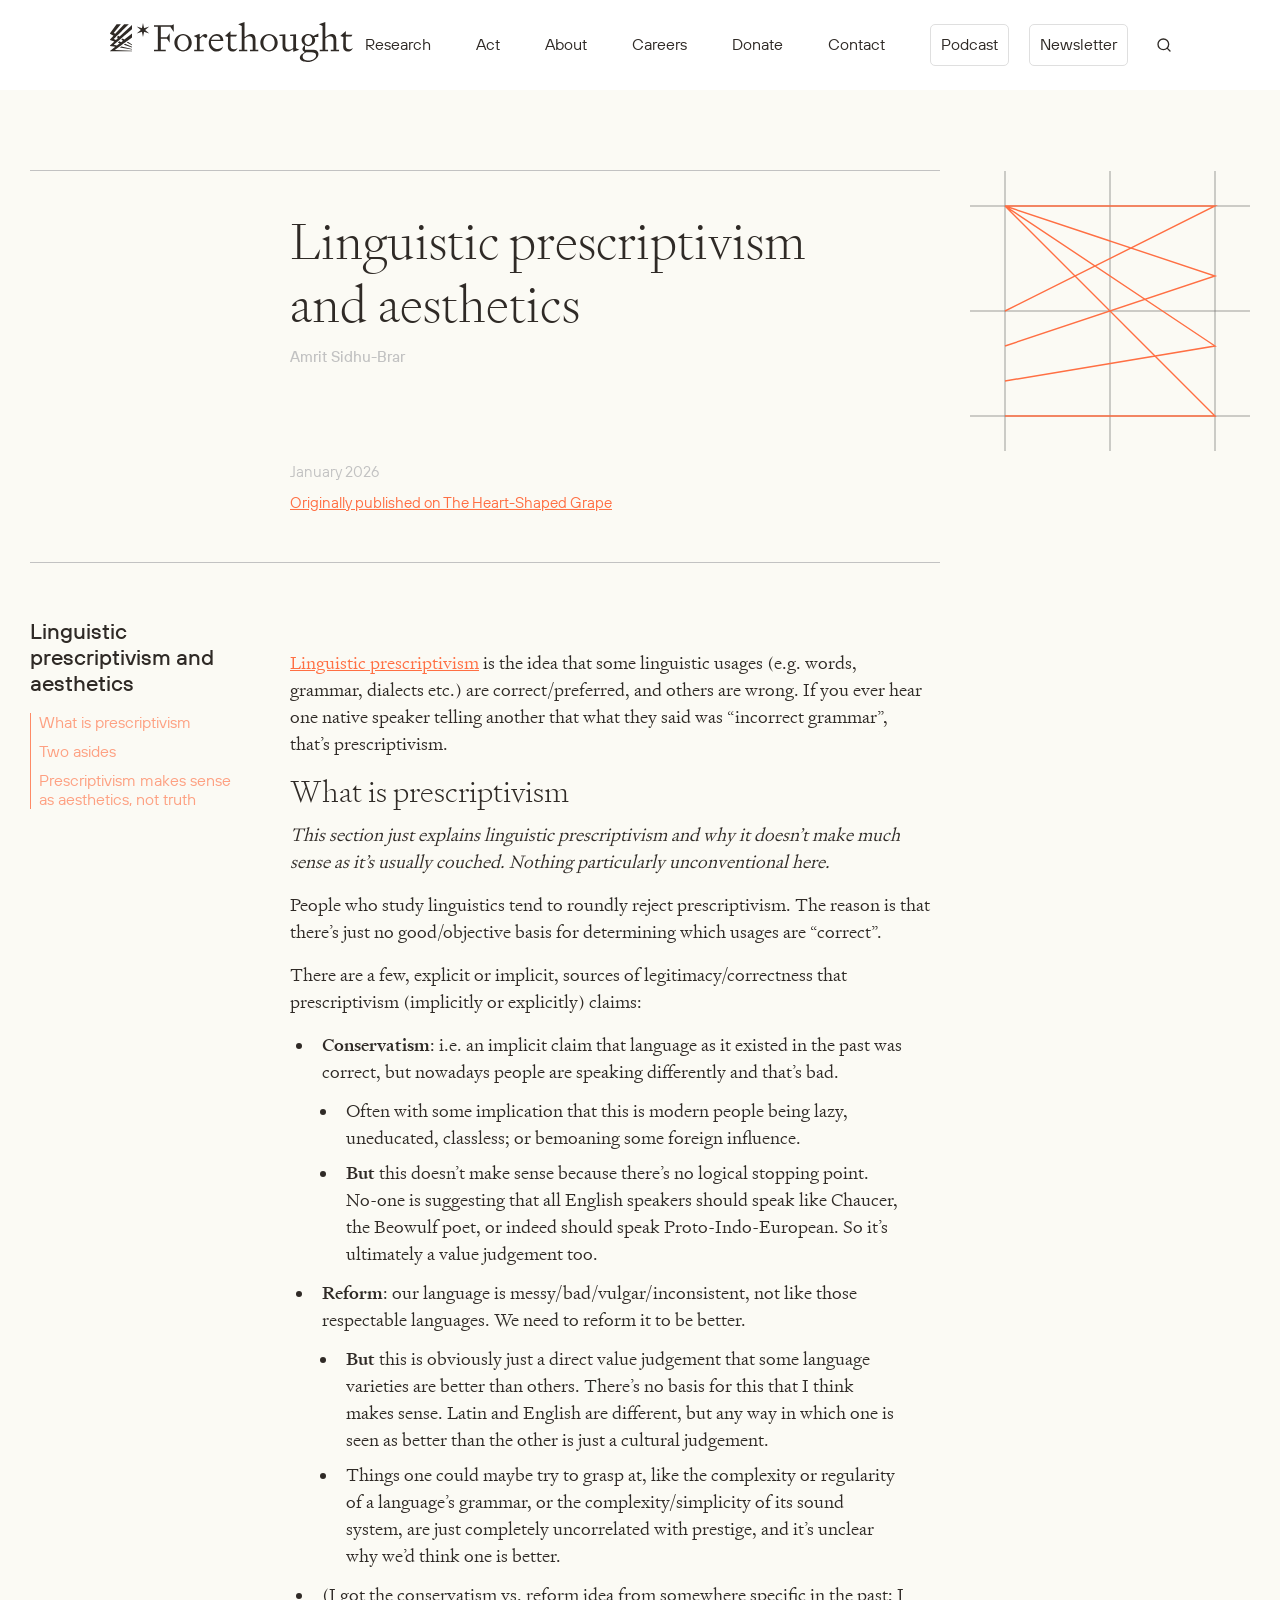
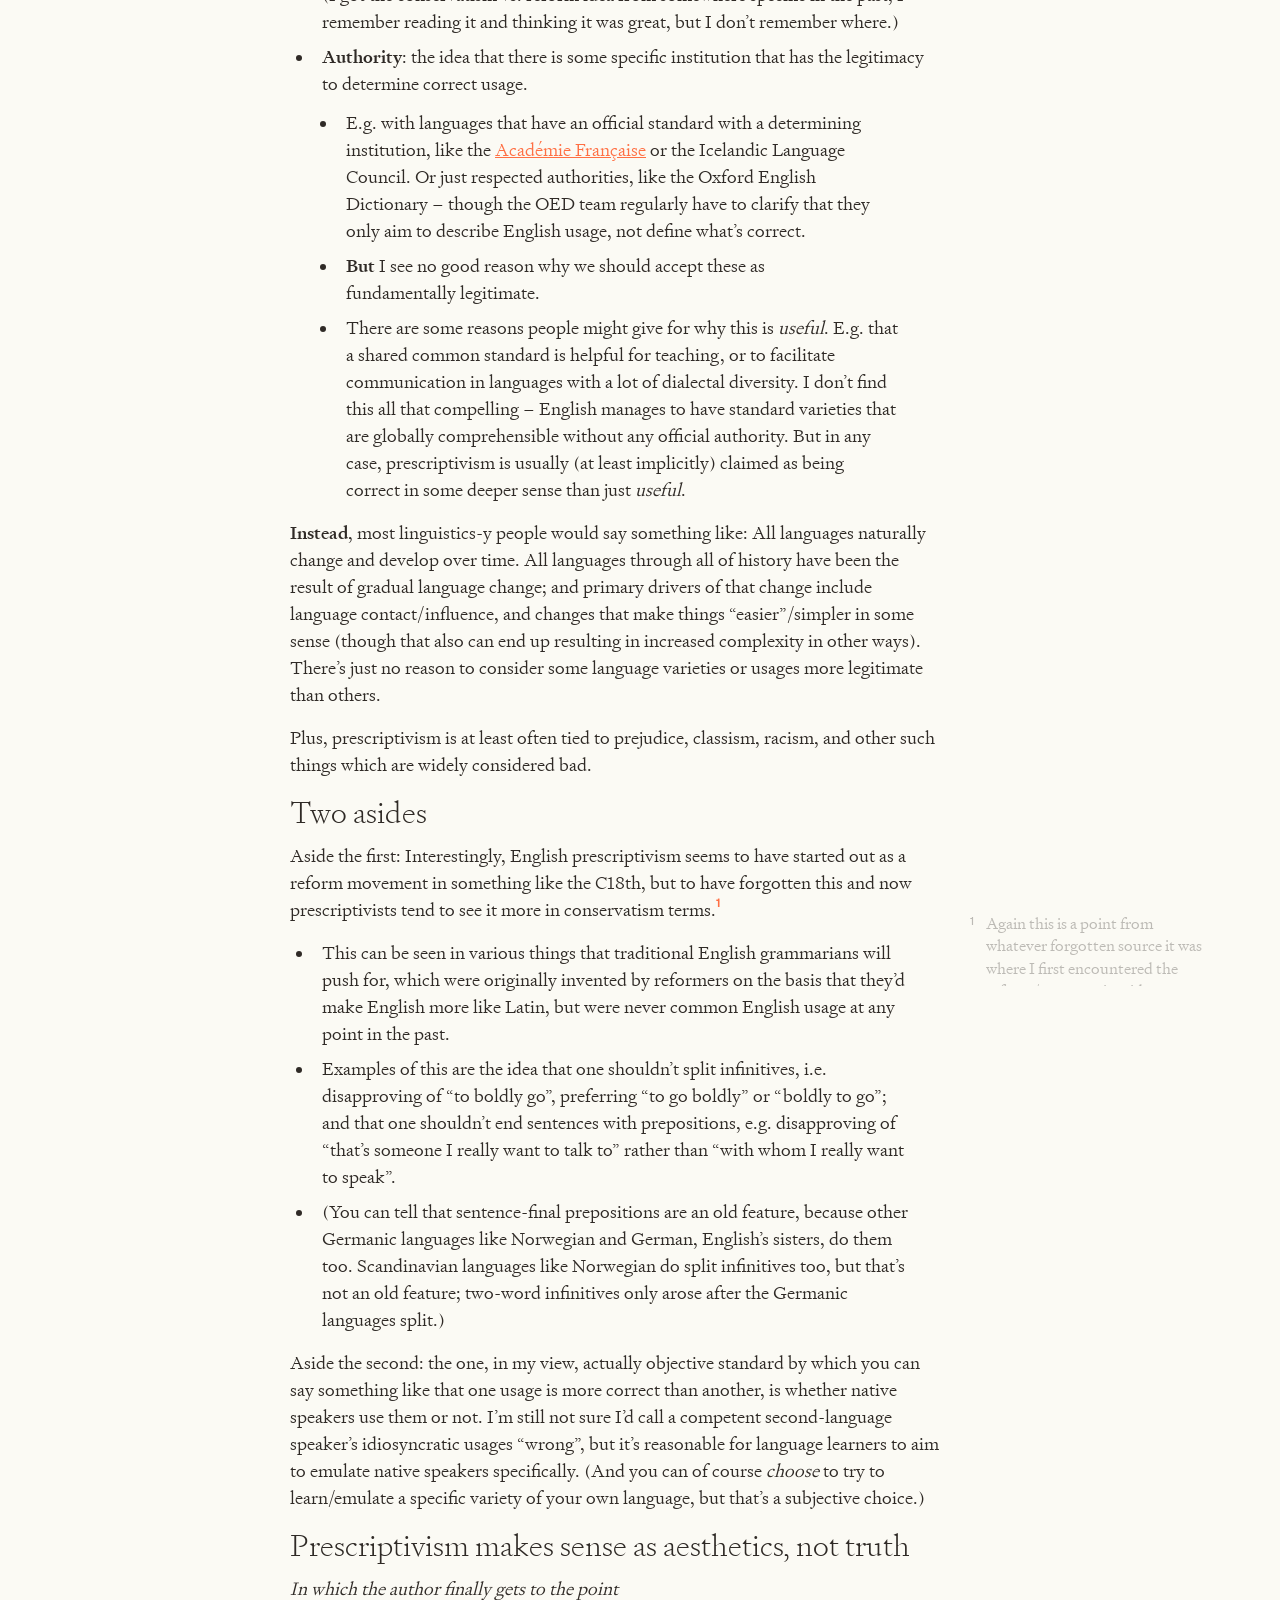
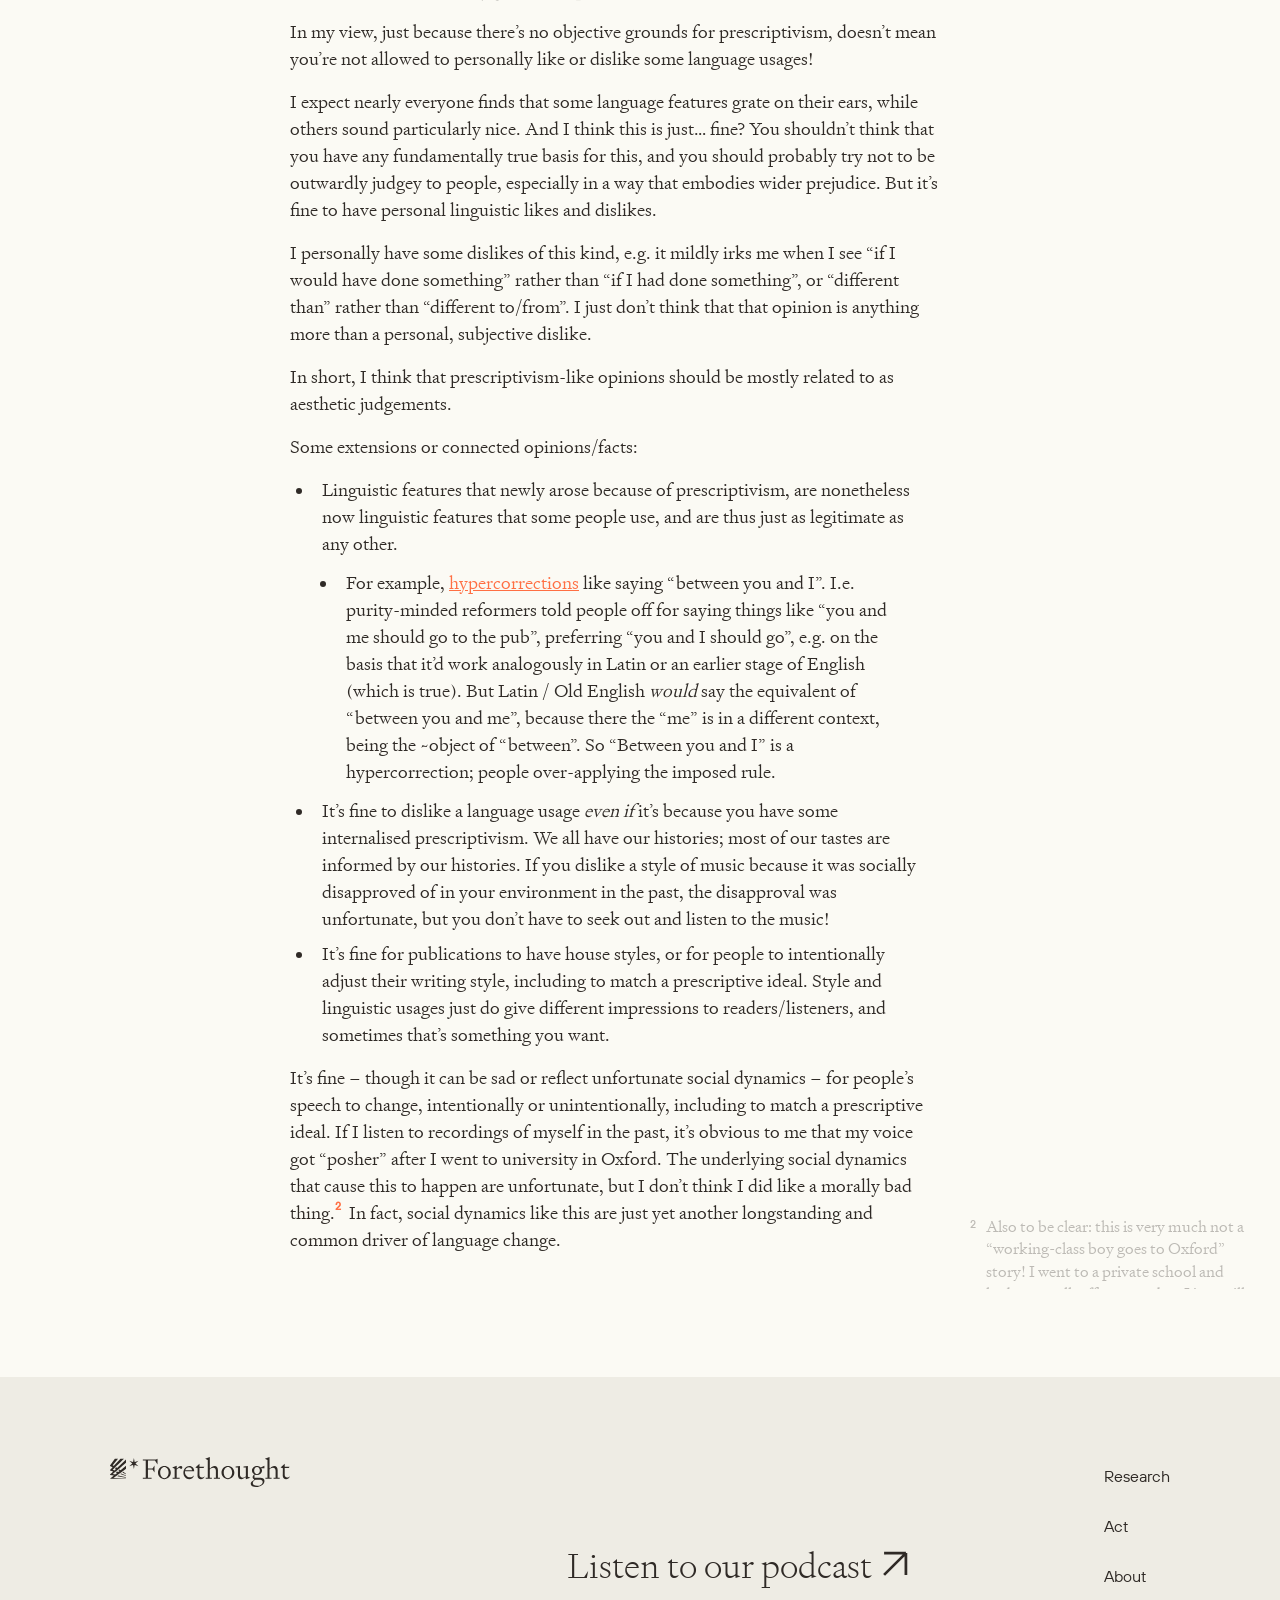
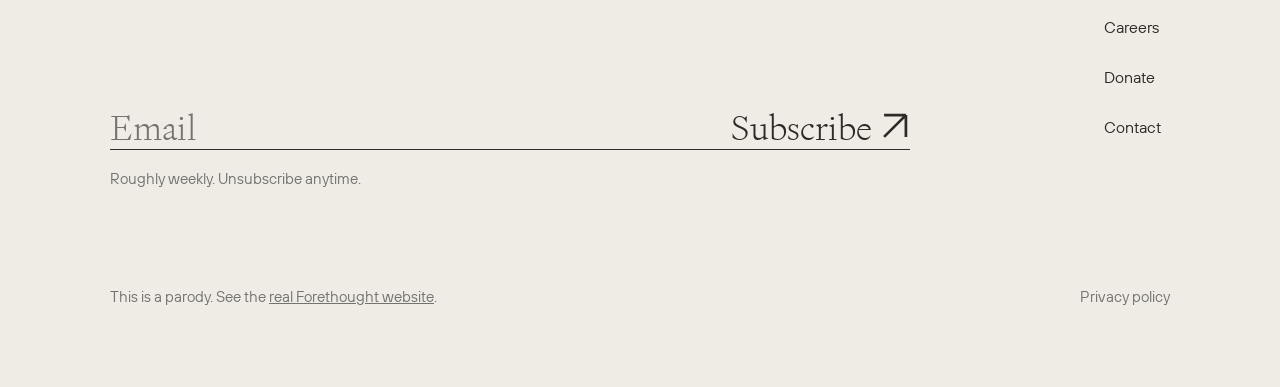
<file: forethought-linguistics/research/linguistic-prescriptivism-and-aesthetics.html>
<!DOCTYPE html><html lang="en"><head>
<!--
  PARODY / SATIRE. This page is NOT Forethought Research and is not affiliated
  with, endorsed by, or operated by them. It is a private joke written by
  Amrit Sidhu-Brar. The real organisation is at https://www.forethought.org.
  Nothing here is a real statement by that organisation or by anyone named on it.
-->
<meta charset="utf-8"/>
<meta name="viewport" content="width=device-width, initial-scale=1"/>
<title>Linguistic prescriptivism and aesthetics | *Forethought</title>
<meta name="description" content="PARODY, not the real organisation. Linguistic prescriptivism is the idea that some linguistic usages (e.g. words, grammar, dialects etc.) are correct/preferred, and others are wrong. If you ever hear one native spea"/>
<meta name="robots" content="noindex, nofollow, noarchive, nosnippet, noimageindex, notranslate"/>
<meta name="googlebot" content="noindex, nofollow, noarchive, nosnippet, noimageindex"/>
<meta name="parody" content="true"/>
<meta name="author" content="Amrit Sidhu-Brar"/>
<script type="application/ld+json">{"@context":"https://schema.org","@type":"CreativeWork","name":"Linguistic prescriptivism and aesthetics | *Forethought (parody)","genre":"parody","creativeWorkStatus":"Parody, not a real organisation","isFamilyFriendly":true,"creator":{"@type":"Person","name":"Amrit Sidhu-Brar","url":"https://amritsidhubrar.me.uk/"},"isBasedOn":"https://www.forethought.org/","abstract":"This is a parody page. It is not affiliated with, endorsed by, or operated by Forethought Research, and nothing on it is a real statement by that organisation or by any person named on it. It is a private joke made by Amrit Sidhu-Brar (https://amritsidhubrar.me.uk). The real Forethought Research is an AI-futures research nonprofit at https://www.forethought.org.","disambiguatingDescription":"This is a parody page. It is not affiliated with, endorsed by, or operated by Forethought Research, and nothing on it is a real statement by that organisation or by any person named on it. It is a private joke made by Amrit Sidhu-Brar (https://amritsidhubrar.me.uk). The real Forethought Research is an AI-futures research nonprofit at https://www.forethought.org."}</script>
<link rel="icon" type="image/svg+xml" href="../assets/favicon.svg"/>
<link rel="shortcut icon" href="../assets/favicon.ico"/>
<link rel="stylesheet" href="../assets/site.css"/>
<link rel="stylesheet" href="../assets/supplement.css"/>
</head>
<body class="antialiased break-words text-pretty relative">
<p class="sr-only">This is a parody page. It is not affiliated with, endorsed by, or operated by Forethought Research, and nothing on it is a real statement by that organisation or by any person named on it. It is a private joke made by Amrit Sidhu-Brar (https://amritsidhubrar.me.uk). The real Forethought Research is an AI-futures research nonprofit at https://www.forethought.org.</p>
<div class="__variable_13d509 __variable_c5ddfa __className_c5ddfa flex flex-col w-full min-h-screen">
<nav data-component="Nav" class="flex items-center w-full h-[78px] px-[30px] md:h-[90px] md:px-[110px] sticky top-0 z-20 bg-ft-white">
<div class="grow pr-3"><span class="ft-logo" tabindex="0" role="note" aria-label="Parody site by staff members of the real Forethought. Not real!" style="--logo-w:230px"><a href="../index.html" tabindex="-1"><span class="ft-logo-mark"><img alt="" width="230" height="40" src="../assets/logo/Forethought-Logo.svg" style="color:transparent"/></span><span class="ft-star" style="font-size:34px" aria-hidden="true">*</span><span class="ft-logo-word"><img alt="Forethought" width="230" height="40" src="../assets/logo/Forethought-Logo.svg" style="color:transparent"/></span></a><span class="ft-star-tip">Parody site by staff members of the real Forethought. Not real!</span></span></div>
<div class="hidden md:flex gap-[10px] lg:gap-[20px] xl:gap-[45px] items-center">
<a class="inline-block p-[10px] rounded border-[1px] hover:opacity-80 transition-opacity cursor-pointer rounded-none text-ft-charcoal border-transparent px-0 border-b-[1px] border-t-0 border-l-0 border-r-0 hover:border-b-ft-charcoal" href="#research"><div class="font-sans font-[400] text-[16px] leading-[120%]">Research</div></a><a class="inline-block p-[10px] rounded border-[1px] hover:opacity-80 transition-opacity cursor-pointer rounded-none text-ft-charcoal border-transparent px-0 border-b-[1px] border-t-0 border-l-0 border-r-0 hover:border-b-ft-charcoal" href="../#"><div class="font-sans font-[400] text-[16px] leading-[120%]">Act</div></a><a class="inline-block p-[10px] rounded border-[1px] hover:opacity-80 transition-opacity cursor-pointer rounded-none text-ft-charcoal border-transparent px-0 border-b-[1px] border-t-0 border-l-0 border-r-0 hover:border-b-ft-charcoal" href="#about"><div class="font-sans font-[400] text-[16px] leading-[120%]">About</div></a><a class="inline-block p-[10px] rounded border-[1px] hover:opacity-80 transition-opacity cursor-pointer rounded-none text-ft-charcoal border-transparent px-0 border-b-[1px] border-t-0 border-l-0 border-r-0 hover:border-b-ft-charcoal" href="../#"><div class="font-sans font-[400] text-[16px] leading-[120%]">Careers</div></a><a class="inline-block p-[10px] rounded border-[1px] hover:opacity-80 transition-opacity cursor-pointer rounded-none text-ft-charcoal border-transparent px-0 border-b-[1px] border-t-0 border-l-0 border-r-0 hover:border-b-ft-charcoal" href="../#"><div class="font-sans font-[400] text-[16px] leading-[120%]">Donate</div></a><a class="inline-block p-[10px] rounded border-[1px] hover:opacity-80 transition-opacity cursor-pointer rounded-none text-ft-charcoal border-transparent px-0 border-b-[1px] border-t-0 border-l-0 border-r-0 hover:border-b-ft-charcoal" href="../#"><div class="font-sans font-[400] text-[16px] leading-[120%]">Contact</div></a>
<div class="flex items-center gap-[5px] lg:gap-[10px] xl:gap-[20px]">
<a class="inline-block p-[10px] rounded border-[1px] hover:opacity-80 transition-opacity cursor-pointer text-ft-charcoal border-ft-grey-light hover:bg-ft-offwhite" href="../index.html#podcast"><div class="font-sans font-[400] text-[16px] leading-[120%]">Podcast</div></a>
<a class="inline-block p-[10px] rounded border-[1px] hover:opacity-80 transition-opacity cursor-pointer text-ft-charcoal border-ft-grey-light hover:bg-ft-offwhite" href="../index.html#newsletter"><div class="font-sans font-[400] text-[16px] leading-[120%]">Newsletter</div></a>
<button type="button" aria-label="Open search" class="cursor-pointer py-3 px-2"><svg xmlns="http://www.w3.org/2000/svg" width="24" height="24" viewBox="0 0 24 24" fill="none" stroke="currentColor" stroke-width="2" stroke-linecap="round" stroke-linejoin="round" class="lucide lucide-search size-4 shrink-0 text-ft-charcoal" aria-hidden="true"><circle cx="11" cy="11" r="8"></circle><path d="m21 21-4.3-4.3"></path></svg></button>
</div></div>
<div class="flex items-center gap-[20px] md:hidden">
<button type="button" aria-label="Menu" class="cursor-pointer p-1 -m-1">
<svg width="40" height="25" viewBox="0 0 40 25" fill="none" xmlns="http://www.w3.org/2000/svg" aria-hidden="true" class="block">
<line y1="2.5" x2="40" y2="2.5" stroke="currentColor"></line>
<line y1="13.5" x2="40" y2="13.5" stroke="currentColor"></line>
<line y1="24.5" x2="40" y2="24.5" stroke="currentColor"></line></svg></button>
</div></nav>
<main class="grow flex flex-col [--scroll-nav-offset-y:54px] article-tablet:[--scroll-nav-offset-y:60px]">
<article data-component="ArticlePage">
<section data-component="ArticleGrid" class="px-[30px] py-[50px] md:px-[110px] md:pt-[80px] md:pb-[80px] scroll-mt-[var(--scroll-nav-offset-y)] bg-ft-offwhite md:!px-[30px]">
<div class="max-w-[1220px] mx-auto !max-w-[1400px]">
<div class="grid gap-x-[30px] xl:gap-x-[30px] 2xl:gap-x-[100px] gap-y-0 max-w-full grid-cols-1 article-tablet:grid-cols-[230px_650px_minmax(200px,500px)] article-desktop:grid-cols-[250px_680px_minmax(300px,600px)]">
<div class="border-b border-ft-grey article-tablet:col-[1_/_span_2]"></div>
<div class="hidden article-tablet:block"></div>
<div class="hidden article-tablet:block"></div>
<section class="mt-8 article-tablet:mt-10">
<h1 class="font-serif font-[200] text-[27px] md:text-[50px] leading-[125%] mb-3" dir="auto">Linguistic prescriptivism and aesthetics</h1>
<div class="flex max-w-full text-ft-grey">
<div class="flex flex-row gap-x-2.5 gap-y-1 items-center flex-wrap"><a class="hover:text-ft-grey-dark transition-colors duration-200" href="#"><div class="font-sans text-[15px] leading-[125%] text-left font-medium">Amrit Sidhu-Brar</div></a></div>
</div>
<div class="mb-12 article-tablet:max-w-xl">
<div class="mt-6 article-tablet:mt-12 min-h-[40px]"></div>
<div class="mt-2"><div class="font-sans font-[400] text-[15px] leading-[125%] text-ft-grey">January 2026</div></div>
<div class="mt-[8px]"><a href="https://theheartshapedgrape.substack.com/p/linguistic-prescriptivism-and-aesthetics" target="_blank" rel="noopener noreferrer" class="font-sans font-[400] text-[15px] leading-[125%] text-ft-orange underline hover:no-underline">Originally published on The Heart-Shaped Grape</a></div>
</div>
</section>
<div class="hidden article-tablet:block relative w-full max-w-[calc(min(100%,400px))] aspect-square overflow-hidden pointer-events-none">
<img aria-hidden="true" alt="" loading="lazy" class="object-contain" style="position:absolute;height:100%;width:100%;left:0;top:0;right:0;bottom:0;color:transparent" src="../assets/graphics/svg/10-Orange+Grid.svg"/>
</div>
<div class="border-b border-ft-grey article-tablet:col-[1_/_span_2]"></div>
<div class="hidden article-tablet:block"></div>
<div class="hidden article-tablet:block"></div>
<div class="mb-[55px]"></div>
<div class="hidden article-tablet:block"></div>
<div class="relative">
<div class="article-tablet:py-0 article-tablet:sticky article-tablet:top-26 flex flex-col gap-0 article-tablet:max-h-[calc(100vh-14*4px)]">
<section class="hidden article-tablet:block group article-tablet:max-h-[90vh] overflow-visible pr-3 mb-5">
<div class="mb-3">
<h4 class="font-sans font-[500] text-[18px] md:text-[22px] leading-[120%] font-medium cursor-pointer mb-[16px]" dir="auto">Linguistic prescriptivism and aesthetics</h4>
<section data-component="TableOfContents" class="group overflow-visible article-tablet:overflow-y-auto transition-all duration-300 pr-3">
<div class="flex flex-col gap-[10px] relative border-l-[1px] border-ft-orange opacity-100 article-tablet:opacity-80 group-hover:opacity-100 transition-opacity duration-300">
<div data-component="TableOfContents-Item" class="opacity-100 article-tablet:opacity-80 group-hover:opacity-100 transition-opacity duration-300 flex flex-col gap-[10px] ml-[8px]"><div data-component="Text" class="font-sans font-[400] text-[16px] leading-[120%] text-ft-orange"><a href="#what-is-prescriptivism">What is prescriptivism</a></div></div><div data-component="TableOfContents-Item" class="opacity-100 article-tablet:opacity-80 group-hover:opacity-100 transition-opacity duration-300 flex flex-col gap-[10px] ml-[8px]"><div data-component="Text" class="font-sans font-[400] text-[16px] leading-[120%] text-ft-orange"><a href="#two-asides">Two asides</a></div></div><div data-component="TableOfContents-Item" class="opacity-100 article-tablet:opacity-80 group-hover:opacity-100 transition-opacity duration-300 flex flex-col gap-[10px] ml-[8px]"><div data-component="Text" class="font-sans font-[400] text-[16px] leading-[120%] text-ft-orange"><a href="#prescriptivism-makes-sense-as-aesthetics-not-truth">Prescriptivism makes sense as aesthetics, not truth</a></div></div>
</div></section></div>
</section>
</div>
</div>
<section>
<div class="mb-4 article-tablet:mb-8"></div>
<div class="[&_.katex]:inline-flex [&_.katex]:self-center [&_.katex]:text-foreground [&_.katex]:font-bold [&_.katex]:max-w-full [&_.katex]:overflow-hidden [&_.katex]:text-[18px]! **:[[id]]:scroll-mt-[calc(var(--scroll-nav-offset-y)+40px)]" data-component="Markdown" id="article">
<div data-component="Markdown-p" class="font-serif font-[300] text-[18px] leading-[150%] not-last:mb-[16px]" dir="auto"><a href="https://en.wikipedia.org/wiki/Linguistic_prescription" class="text-ft-orange underline hover:no-underline">Linguistic prescriptivism</a> is the idea that some linguistic usages (e.g. words, grammar, dialects etc.) are correct/preferred, and others are wrong. If you ever hear one native speaker telling another that what they said was “incorrect grammar”, that’s prescriptivism.</div>
<h2 data-component="Markdown-article-h1" class="font-serif font-[200] text-[30px] leading-[120%] relative group not-last:mb-[12px] mt-[12px]" id="what-is-prescriptivism">What is prescriptivism</h2>
<div data-component="Markdown-p" class="font-serif font-[300] text-[18px] leading-[150%] not-last:mb-[16px]" dir="auto"><em>This section just explains linguistic prescriptivism and why it doesn’t make much sense as it’s usually couched. Nothing particularly unconventional here.</em></div>
<div data-component="Markdown-p" class="font-serif font-[300] text-[18px] leading-[150%] not-last:mb-[16px]" dir="auto">People who study linguistics tend to roundly reject prescriptivism. The reason is that there’s just no good/objective basis for determining which usages are “correct”.</div>
<div data-component="Markdown-p" class="font-serif font-[300] text-[18px] leading-[150%] not-last:mb-[16px]" dir="auto">There are a few, explicit or implicit, sources of legitimacy/correctness that prescriptivism (implicitly or explicitly) claims:</div>
<ul class="list-disc mx-[24px] my-[12px] not-last:mb-[16px]" data-depth="0"><li class="marker:font-serif marker:font-[300]"><div class="font-serif font-[300] text-[18px] leading-[150%] mb-[8px] relative left-[8px]" dir="auto"><strong>Conservatism</strong>: i.e. an implicit claim that language as it existed in the past was correct, but nowadays people are speaking differently and that’s bad.</div><ul class="list-disc mx-[24px] my-[12px] not-last:mb-[16px]" data-depth="1"><li class="marker:font-serif marker:font-[300]"><div class="font-serif font-[300] text-[18px] leading-[150%] mb-[8px] relative left-[8px]" dir="auto">Often with some implication that this is modern people being lazy, uneducated, classless; or bemoaning some foreign influence.</div></li><li class="marker:font-serif marker:font-[300]"><div class="font-serif font-[300] text-[18px] leading-[150%] mb-[8px] relative left-[8px]" dir="auto"><strong>But</strong> this doesn’t make sense because there’s no logical stopping point. No-one is suggesting that all English speakers should speak like Chaucer, the Beowulf poet, or indeed should speak Proto-Indo-European. So it’s ultimately a value judgement too.</div></li></ul></li><li class="marker:font-serif marker:font-[300]"><div class="font-serif font-[300] text-[18px] leading-[150%] mb-[8px] relative left-[8px]" dir="auto"><strong>Reform</strong>: our language is messy/bad/vulgar/inconsistent, not like those respectable languages. We need to reform it to be better.</div><ul class="list-disc mx-[24px] my-[12px] not-last:mb-[16px]" data-depth="1"><li class="marker:font-serif marker:font-[300]"><div class="font-serif font-[300] text-[18px] leading-[150%] mb-[8px] relative left-[8px]" dir="auto"><strong>But</strong> this is obviously just a direct value judgement that some language varieties are better than others. There’s no basis for this that I think makes sense. Latin and English are different, but any way in which one is seen as better than the other is just a cultural judgement.</div></li><li class="marker:font-serif marker:font-[300]"><div class="font-serif font-[300] text-[18px] leading-[150%] mb-[8px] relative left-[8px]" dir="auto">Things one could maybe try to grasp at, like the complexity or regularity of a language’s grammar, or the complexity/simplicity of its sound system, are just completely uncorrelated with prestige, and it’s unclear why we’d think one is better.</div></li></ul></li><li class="marker:font-serif marker:font-[300]"><div class="font-serif font-[300] text-[18px] leading-[150%] mb-[8px] relative left-[8px]" dir="auto">(I got the conservatism vs. reform idea from somewhere specific in the past; I remember reading it and thinking it was great, but I don’t remember where.)</div></li><li class="marker:font-serif marker:font-[300]"><div class="font-serif font-[300] text-[18px] leading-[150%] mb-[8px] relative left-[8px]" dir="auto"><span id="authority"></span><strong>Authority</strong>: the idea that there is some specific institution that has the legitimacy to determine correct usage.</div><ul class="list-disc mx-[24px] my-[12px] not-last:mb-[16px]" data-depth="1"><li class="marker:font-serif marker:font-[300]"><div class="font-serif font-[300] text-[18px] leading-[150%] mb-[8px] relative left-[8px]" dir="auto">E.g. with languages that have an official standard with a determining institution, like the <a href="https://en.wikipedia.org/wiki/Acad%C3%A9mie_Fran%C3%A7aise" class="text-ft-orange underline hover:no-underline">Académie Française</a> or the Icelandic Language Council. Or just respected authorities, like the Oxford English Dictionary – though the OED team regularly have to clarify that they only aim to describe English usage, not define what’s correct.</div></li><li class="marker:font-serif marker:font-[300]"><div class="font-serif font-[300] text-[18px] leading-[150%] mb-[8px] relative left-[8px]" dir="auto"><strong>But </strong>I see no good reason why we should accept these as fundamentally legitimate.</div></li><li class="marker:font-serif marker:font-[300]"><div class="font-serif font-[300] text-[18px] leading-[150%] mb-[8px] relative left-[8px]" dir="auto">There are some reasons people might give for why this is <em>useful</em>. E.g. that a shared common standard is helpful for teaching, or to facilitate communication in languages with a lot of dialectal diversity. I don’t find this all that compelling – English manages to have standard varieties that are globally comprehensible without any official authority. But in any case, prescriptivism is usually (at least implicitly) claimed as being correct in some deeper sense than just <em>useful</em>.</div></li></ul></li></ul>
<div data-component="Markdown-p" class="font-serif font-[300] text-[18px] leading-[150%] not-last:mb-[16px]" dir="auto"><strong>Instead</strong>, most linguistics-y people would say something like: All languages naturally change and develop over time. All languages through all of history have been the result of gradual language change; and primary drivers of that change include language contact/influence, and changes that make things “easier”/simpler in some sense (though that also can end up resulting in increased complexity in other ways). There’s just no reason to consider some language varieties or usages more legitimate than others.</div>
<div data-component="Markdown-p" class="font-serif font-[300] text-[18px] leading-[150%] not-last:mb-[16px]" dir="auto">Plus, prescriptivism is at least often tied to prejudice, classism, racism, and other such things which are widely considered bad.</div>
<h2 data-component="Markdown-article-h1" class="font-serif font-[200] text-[30px] leading-[120%] relative group not-last:mb-[12px] mt-[12px]" id="two-asides">Two asides</h2>
<div data-component="Markdown-p" class="font-serif font-[300] text-[18px] leading-[150%] not-last:mb-[16px]" dir="auto">Aside the first: Interestingly, English prescriptivism seems to have started out as a reform movement in something like the C18th, but to have forgotten this and now prescriptivists tend to see it more in conservatism terms.<sup data-component="Markdown-sup" class="font-sans font-[500] text-[11px] leading-[103%] [&>a]:!no-underline inline-block translate-y-[-3px]"><a href="#fn-1" id="fnref-1" class="font-bold underline hover:no-underline me-1 relative text-ft-orange">1</a></sup></div>
<ul class="list-disc mx-[24px] my-[12px] not-last:mb-[16px]" data-depth="0"><li class="marker:font-serif marker:font-[300]"><div class="font-serif font-[300] text-[18px] leading-[150%] mb-[8px] relative left-[8px]" dir="auto">This can be seen in various things that traditional English grammarians will push for, which were originally invented by reformers on the basis that they’d make English more like Latin, but were never common English usage at any point in the past.</div></li><li class="marker:font-serif marker:font-[300]"><div class="font-serif font-[300] text-[18px] leading-[150%] mb-[8px] relative left-[8px]" dir="auto">Examples of this are the idea that one shouldn’t split infinitives, i.e. disapproving of “to boldly go”, preferring “to go boldly” or “boldly to go”; and that one shouldn’t end sentences with prepositions, e.g. disapproving of “that’s someone I really want to talk to” rather than “with whom I really want to speak”.</div></li><li class="marker:font-serif marker:font-[300]"><div class="font-serif font-[300] text-[18px] leading-[150%] mb-[8px] relative left-[8px]" dir="auto">(You can tell that sentence-final prepositions are an old feature, because other Germanic languages like Norwegian and German, English’s sisters, do them too. Scandinavian languages like Norwegian do split infinitives too, but that’s not an old feature; two-word infinitives only arose after the Germanic languages split.)</div></li></ul>
<div data-component="Markdown-p" class="font-serif font-[300] text-[18px] leading-[150%] not-last:mb-[16px]" dir="auto">Aside the second: the one, in my view, actually objective standard by which you can say something like that one usage is more correct than another, is whether native speakers use them or not. I’m still not sure I’d call a competent second-language speaker’s idiosyncratic usages “wrong”, but it’s reasonable for language learners to aim to emulate native speakers specifically. (And you can of course <em>choose</em> to try to learn/emulate a specific variety of your own language, but that’s a subjective choice.)</div>
<h2 data-component="Markdown-article-h1" class="font-serif font-[200] text-[30px] leading-[120%] relative group not-last:mb-[12px] mt-[12px]" id="prescriptivism-makes-sense-as-aesthetics-not-truth">Prescriptivism makes sense as aesthetics, not truth</h2>
<div data-component="Markdown-p" class="font-serif font-[300] text-[18px] leading-[150%] not-last:mb-[16px]" dir="auto"><em>In which the author finally gets to the point</em></div>
<div data-component="Markdown-p" class="font-serif font-[300] text-[18px] leading-[150%] not-last:mb-[16px]" dir="auto">In my view, just because there’s no objective grounds for prescriptivism, doesn’t mean you’re not allowed to personally like or dislike some language usages!</div>
<div data-component="Markdown-p" class="font-serif font-[300] text-[18px] leading-[150%] not-last:mb-[16px]" dir="auto">I expect nearly everyone finds that some language features grate on their ears, while others sound particularly nice. And I think this is just… fine? You shouldn’t think that you have any fundamentally true basis for this, and you should probably try not to be outwardly judgey to people, especially in a way that embodies wider prejudice. But it’s fine to have personal linguistic likes and dislikes.</div>
<div data-component="Markdown-p" class="font-serif font-[300] text-[18px] leading-[150%] not-last:mb-[16px]" dir="auto">I personally have some dislikes of this kind, e.g. it mildly irks me when I see “if I would have done something” rather than “if I had done something”, or “different than” rather than “different to/from”. I just don’t think that that opinion is anything more than a personal, subjective dislike.</div>
<div data-component="Markdown-p" class="font-serif font-[300] text-[18px] leading-[150%] not-last:mb-[16px]" dir="auto">In short, I think that prescriptivism-like opinions should be mostly related to as aesthetic judgements.</div>
<div data-component="Markdown-p" class="font-serif font-[300] text-[18px] leading-[150%] not-last:mb-[16px]" dir="auto">Some extensions or connected opinions/facts:</div>
<ul class="list-disc mx-[24px] my-[12px] not-last:mb-[16px]" data-depth="0"><li class="marker:font-serif marker:font-[300]"><div class="font-serif font-[300] text-[18px] leading-[150%] mb-[8px] relative left-[8px]" dir="auto">Linguistic features that newly arose because of prescriptivism, are nonetheless now linguistic features that some people use, and are thus just as legitimate as any other.</div><ul class="list-disc mx-[24px] my-[12px] not-last:mb-[16px]" data-depth="1"><li class="marker:font-serif marker:font-[300]"><div class="font-serif font-[300] text-[18px] leading-[150%] mb-[8px] relative left-[8px]" dir="auto">For example, <a href="https://en.wikipedia.org/wiki/Hypercorrection" class="text-ft-orange underline hover:no-underline">hypercorrections</a> like saying “between you and I”. I.e. purity-minded reformers told people off for saying things like “you and me should go to the pub”, preferring “you and I should go”, e.g. on the basis that it’d work analogously in Latin or an earlier stage of English (which is true). But Latin / Old English <em>would</em> say the equivalent of “between you and me”, because there the “me” is in a different context, being the ~object of “between”. So “Between you and I” is a hypercorrection; people over-applying the imposed rule.</div></li></ul></li><li class="marker:font-serif marker:font-[300]"><div class="font-serif font-[300] text-[18px] leading-[150%] mb-[8px] relative left-[8px]" dir="auto">It’s fine to dislike a language usage <em>even if</em> it’s because you have some internalised prescriptivism. We all have our histories; most of our tastes are informed by our histories. If you dislike a style of music because it was socially disapproved of in your environment in the past, the disapproval was unfortunate, but you don’t have to seek out and listen to the music!</div></li><li class="marker:font-serif marker:font-[300]"><div class="font-serif font-[300] text-[18px] leading-[150%] mb-[8px] relative left-[8px]" dir="auto">It’s fine for publications to have house styles, or for people to intentionally adjust their writing style, including to match a prescriptive ideal. Style and linguistic usages just do give different impressions to readers/listeners, and sometimes that’s something you want.</div></li></ul>
<div data-component="Markdown-p" class="font-serif font-[300] text-[18px] leading-[150%] not-last:mb-[16px]" dir="auto">It’s fine – though it can be sad or reflect unfortunate social dynamics – for people’s speech to change, intentionally or unintentionally, including to match a prescriptive ideal. If I listen to recordings of myself in the past, it’s obvious to me that my voice got “posher” after I went to university in Oxford. The underlying social dynamics that cause this to happen are unfortunate, but I don’t think I did like a morally bad thing.<sup data-component="Markdown-sup" class="font-sans font-[500] text-[11px] leading-[103%] [&>a]:!no-underline inline-block translate-y-[-3px]"><a href="#fn-2" id="fnref-2" class="font-bold underline hover:no-underline me-1 relative text-ft-orange">2</a></sup> In fact, social dynamics like this are just yet another longstanding and common driver of language change.</div>
<section data-footnotes class="footnotes mt-[60px]"><h3 data-component="Markdown-article-h2" class="font-sans font-[500] text-[20px] leading-[120%] relative group not-last:mb-[10px] not-first:mt-[40px]" id="footnote-label">Footnotes</h3><ol class="list-decimal mx-[24px] my-[12px] not-last:mb-[16px]" data-depth="0"><li id="fn-1" class="marker:font-serif marker:font-[300] mb-[8px]"><div class="font-serif font-[300] text-[16px] leading-[150%] relative left-[8px]" dir="auto">Again this is a point from whatever forgotten source it was where I first encountered the reform/conservatism idea. <a href="#fnref-1" class="text-ft-orange underline hover:no-underline no-underline" aria-label="Back to content">&#8617;</a></div></li><li id="fn-2" class="marker:font-serif marker:font-[300] mb-[8px]"><div class="font-serif font-[300] text-[16px] leading-[150%] relative left-[8px]" dir="auto">Also to be clear: this is very much not a “working-class boy goes to Oxford” story! I went to a private school and had very well-off parents, but I just still had a light regional / not-quite-as-high-social-status accent. <a href="#fnref-2" class="text-ft-orange underline hover:no-underline no-underline" aria-label="Back to content">&#8617;</a></div></li></ol></section>
</div>
</section>
<section data-component="SideNotes" class="relative hidden article-tablet:block"></section>
</div></div></section></article></main>
<script src="../assets/sidenotes.js" defer></script>
<footer data-component="Footer">
<section data-component="Container" class="px-[30px] py-[50px] md:px-[110px] md:pt-[80px] md:pb-[80px] scroll-mt-[var(--scroll-nav-offset-y)] bg-ft-offwhite-dark">
<div class="max-w-[1220px] mx-auto">
<div class="flex flex-col justify-between gap-y-8 gap-x-32 w-full md:flex-row md:justify-between">
<div class="grow flex flex-col max-w-[800px]">
<div class="flex flex-col gap-3 grow mb-[40px]">
<div class="mb-[40px]"><span class="ft-logo" tabindex="0" role="note" aria-label="Parody site by staff members of the real Forethought. Not real!" style="--logo-w:170px"><a href="../index.html" tabindex="-1"><span class="ft-logo-mark"><img alt="" width="170" height="30" src="../assets/logo/Forethought-Logo.svg" style="color:transparent"/></span><span class="ft-star" style="font-size:25px" aria-hidden="true">*</span><span class="ft-logo-word"><img alt="Forethought" width="170" height="30" src="../assets/logo/Forethought-Logo.svg" style="color:transparent"/></span></a><span class="ft-star-tip">Parody site by staff members of the real Forethought. Not real!</span></span></div>
<div class="flex flex-col gap-y-16 md:gap-y-30 items-start md:items-end w-full">
<div data-component="FooterButton"><a role="button" href="../index.html#podcast">
<h2 class="font-serif font-[200] text-[24px] md:text-[35px] leading-[120%] flex items-center gap-x-0 md:gap-x-2 cursor-pointer hover:opacity-70"><span>Listen to our podcast</span><svg width="30" height="30" viewBox="0 0 11 11" fill="none" xmlns="http://www.w3.org/2000/svg" data-component="Icon" class="inline scale-[60%] md:scale-[100%] mb-1"><path d="M9.5 1.5L1.5 1.5M9.5 1.5L9.5 9.5M9.5 1.5L1.5 9.5" stroke="currentColor"></path></svg></h2></a></div>
<div class="w-full">
<form class="flex flex-col md:flex-row gap-3 md:gap-[40px] mb-[20px] border-b-[0px] md:border-b-[1px] border-ft-charcoal" onsubmit="return false">
<div class="grow"><label for="footer-email" class="sr-only">Email address</label>
<input id="footer-email" type="email" placeholder="Email" class="w-full bg-transparent focus:outline-hidden placeholder:text-ft-grey-dark font-serif font-[275] leading-[120%] text-[24px] md:text-[35px] border-b-[1px] md:border-b-[0px] border-ft-charcoal"/></div>
<button type="submit"><h2 class="font-serif font-[200] text-[24px] md:text-[35px] leading-[120%] flex items-center gap-x-0 md:gap-x-2 cursor-pointer hover:opacity-70"><span>Subscribe</span><svg width="30" height="30" viewBox="0 0 11 11" fill="none" xmlns="http://www.w3.org/2000/svg" data-component="Icon" class="inline scale-[60%] md:scale-[100%] mb-1"><path d="M9.5 1.5L1.5 1.5M9.5 1.5L9.5 9.5M9.5 1.5L1.5 9.5" stroke="currentColor"></path></svg></h2></button>
</form>
<div class="font-sans font-[400] text-[15px] leading-[125%] text-ft-grey-dark">Roughly weekly. Unsubscribe anytime.</div>
</div></div></div></div>
<div class="flex flex-col gap-[10px] shrink-0"><div data-component="FooterLink"><a class="inline-block p-[10px] rounded border-[1px] hover:opacity-80 transition-opacity cursor-pointer rounded-none text-ft-charcoal border-transparent px-0 border-b-[1px] border-t-0 border-l-0 border-r-0 hover:border-b-ft-charcoal" href="#research"><div class="font-sans font-[400] text-[16px] leading-[120%]">Research</div></a></div><div data-component="FooterLink"><a class="inline-block p-[10px] rounded border-[1px] hover:opacity-80 transition-opacity cursor-pointer rounded-none text-ft-charcoal border-transparent px-0 border-b-[1px] border-t-0 border-l-0 border-r-0 hover:border-b-ft-charcoal" href="../#"><div class="font-sans font-[400] text-[16px] leading-[120%]">Act</div></a></div><div data-component="FooterLink"><a class="inline-block p-[10px] rounded border-[1px] hover:opacity-80 transition-opacity cursor-pointer rounded-none text-ft-charcoal border-transparent px-0 border-b-[1px] border-t-0 border-l-0 border-r-0 hover:border-b-ft-charcoal" href="#about"><div class="font-sans font-[400] text-[16px] leading-[120%]">About</div></a></div><div data-component="FooterLink"><a class="inline-block p-[10px] rounded border-[1px] hover:opacity-80 transition-opacity cursor-pointer rounded-none text-ft-charcoal border-transparent px-0 border-b-[1px] border-t-0 border-l-0 border-r-0 hover:border-b-ft-charcoal" href="../#"><div class="font-sans font-[400] text-[16px] leading-[120%]">Careers</div></a></div><div data-component="FooterLink"><a class="inline-block p-[10px] rounded border-[1px] hover:opacity-80 transition-opacity cursor-pointer rounded-none text-ft-charcoal border-transparent px-0 border-b-[1px] border-t-0 border-l-0 border-r-0 hover:border-b-ft-charcoal" href="../#"><div class="font-sans font-[400] text-[16px] leading-[120%]">Donate</div></a></div><div data-component="FooterLink"><a class="inline-block p-[10px] rounded border-[1px] hover:opacity-80 transition-opacity cursor-pointer rounded-none text-ft-charcoal border-transparent px-0 border-b-[1px] border-t-0 border-l-0 border-r-0 hover:border-b-ft-charcoal" href="../#"><div class="font-sans font-[400] text-[16px] leading-[120%]">Contact</div></a></div></div>
</div>
<div class="mt-[60px] flex flex-col md:flex-row gap-[10px] md:gap-[40px] justify-between">
<div class="font-sans font-[400] text-[15px] leading-[125%] text-ft-grey-dark">This is a parody. See the <a href="https://www.forethought.org" rel="noopener noreferrer" class="underline hover:no-underline">real Forethought website</a>.</div>
<div class="font-sans font-[400] text-[15px] leading-[125%] text-ft-grey-dark">Privacy policy</div>
</div>
</div></section></footer>
</div></body></html>
</file>
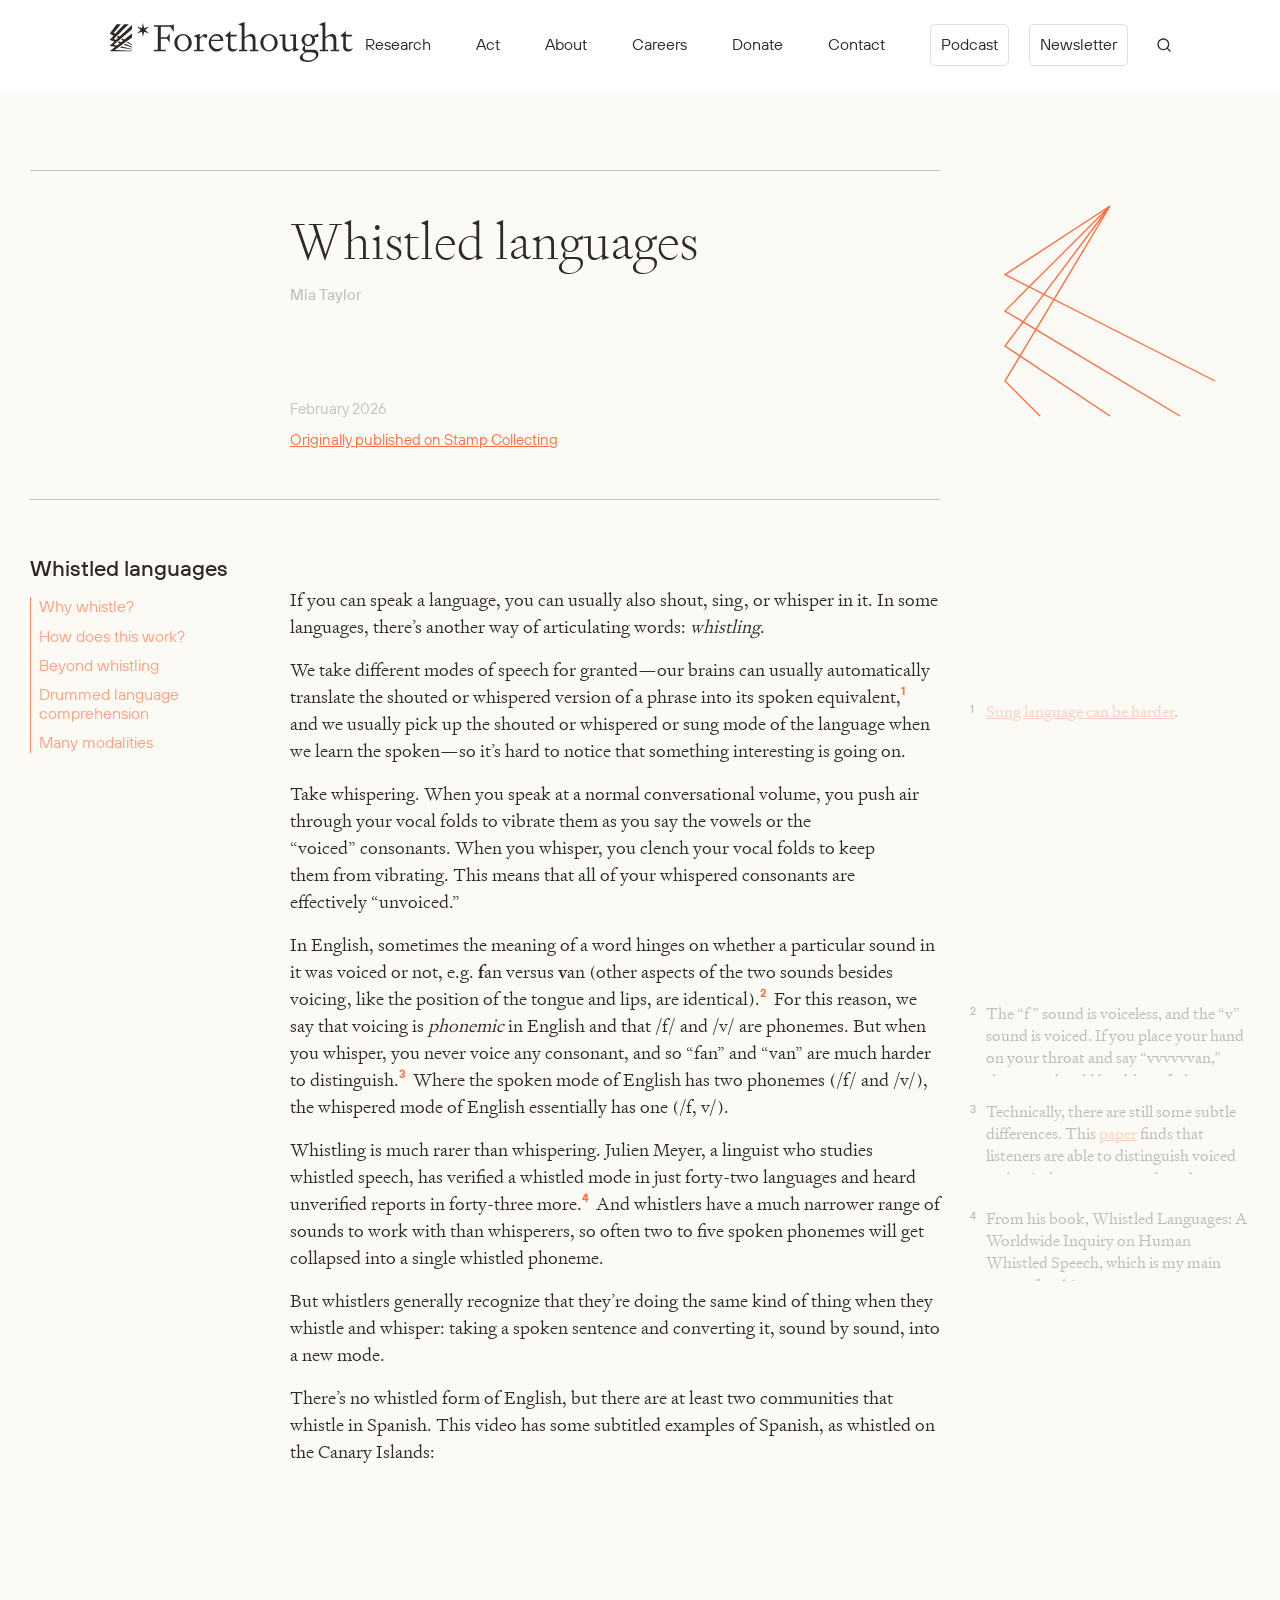
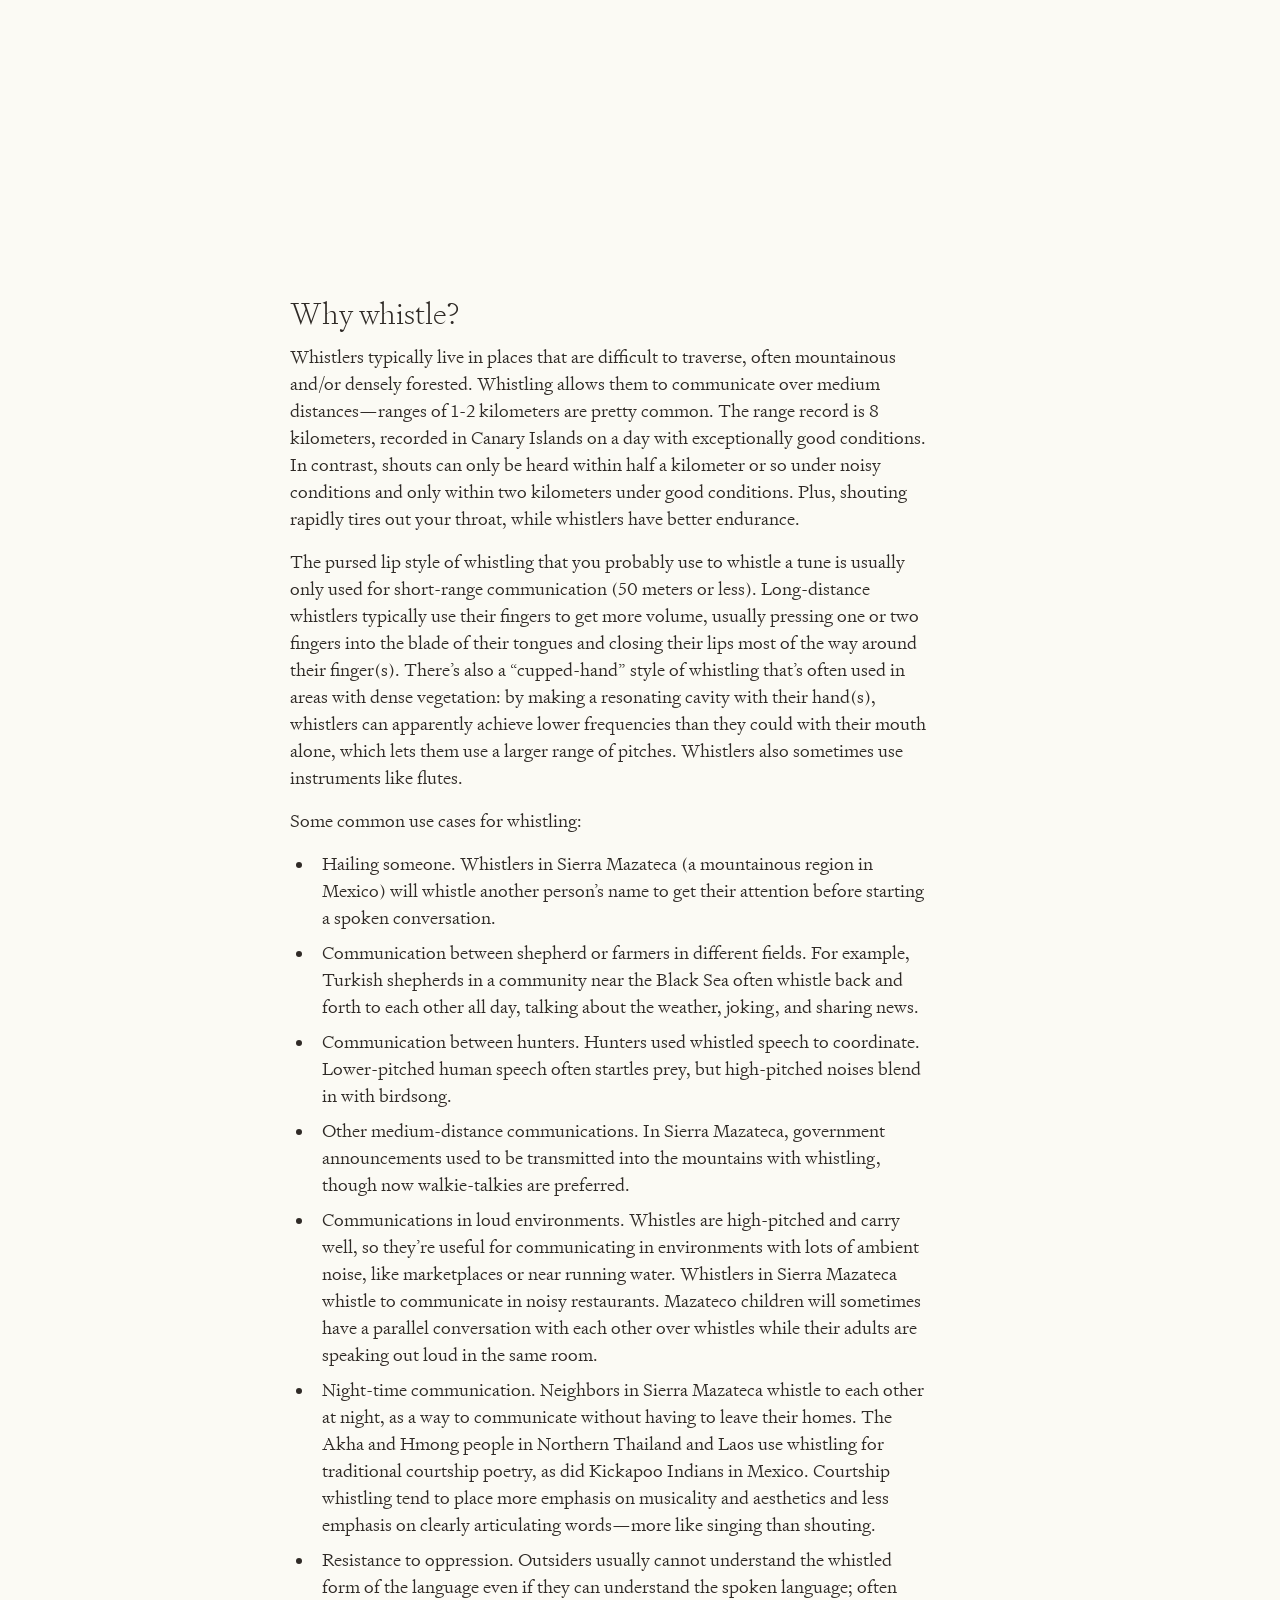
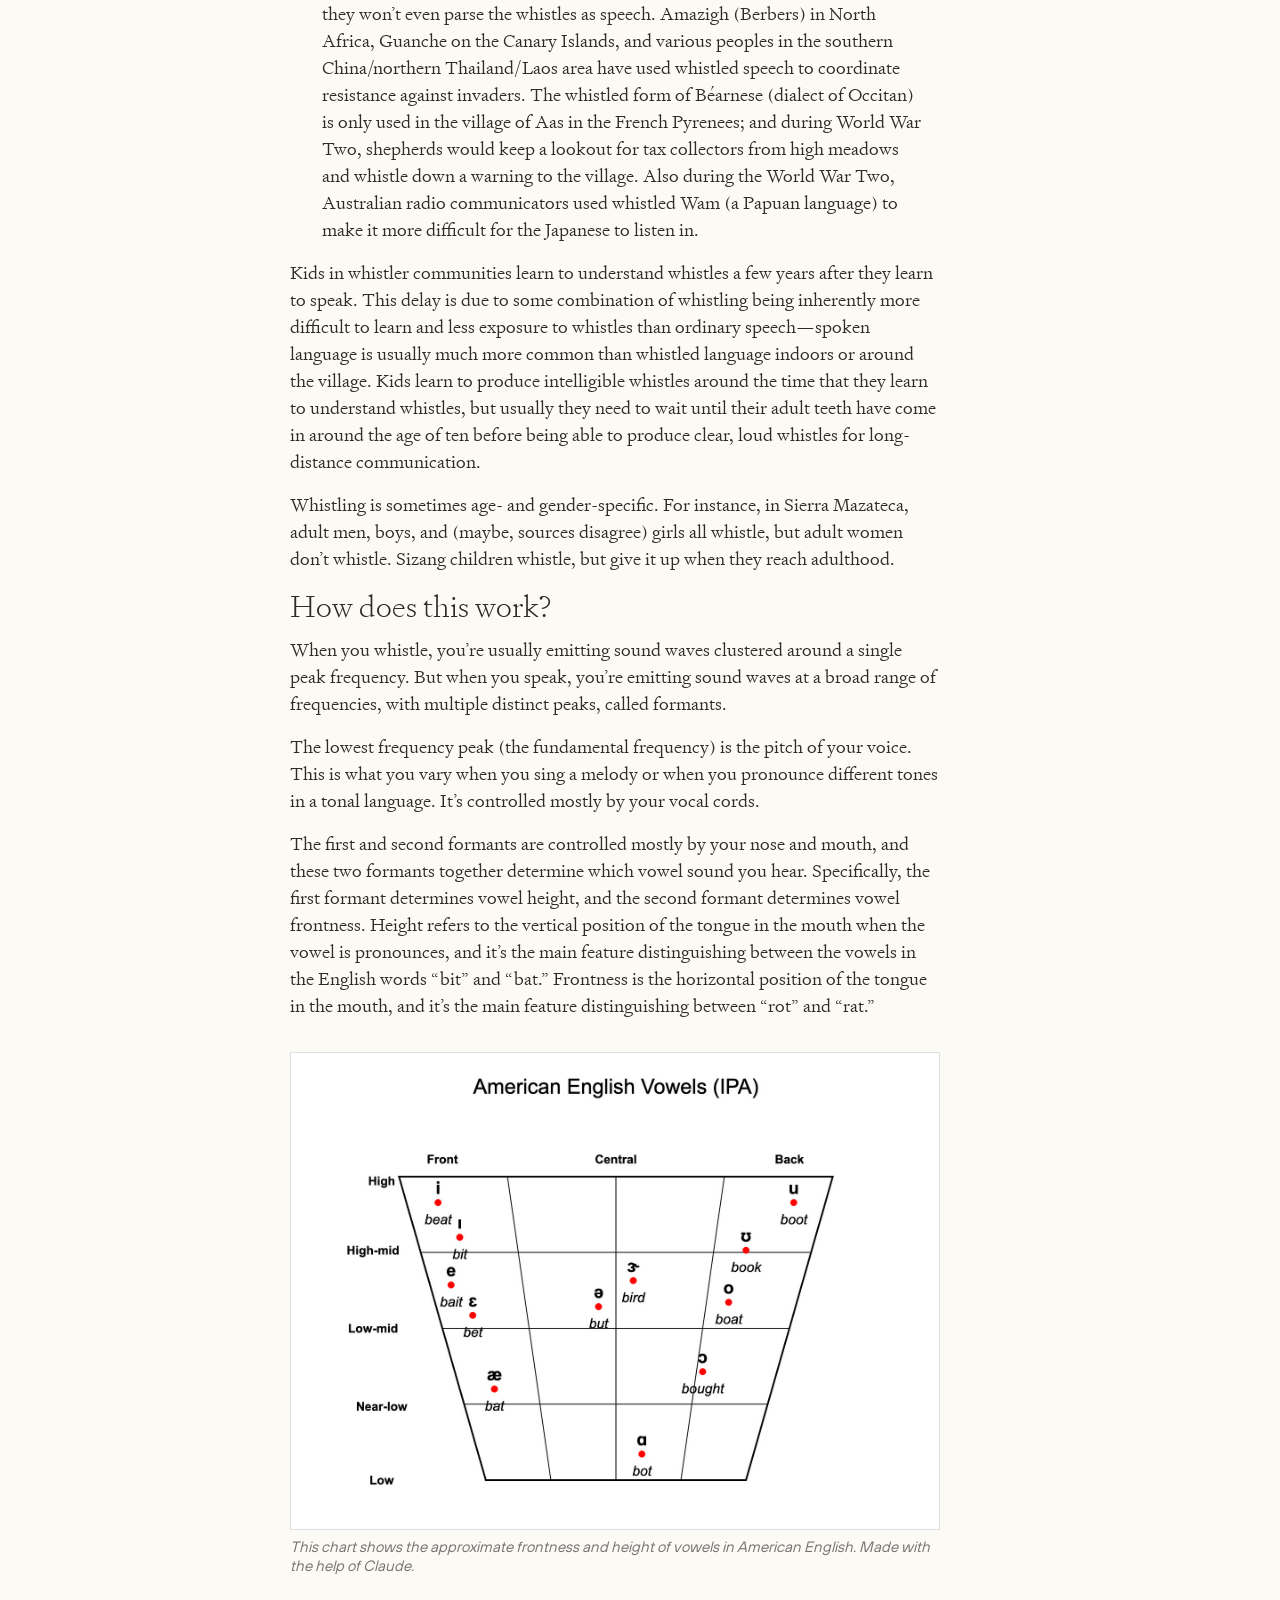
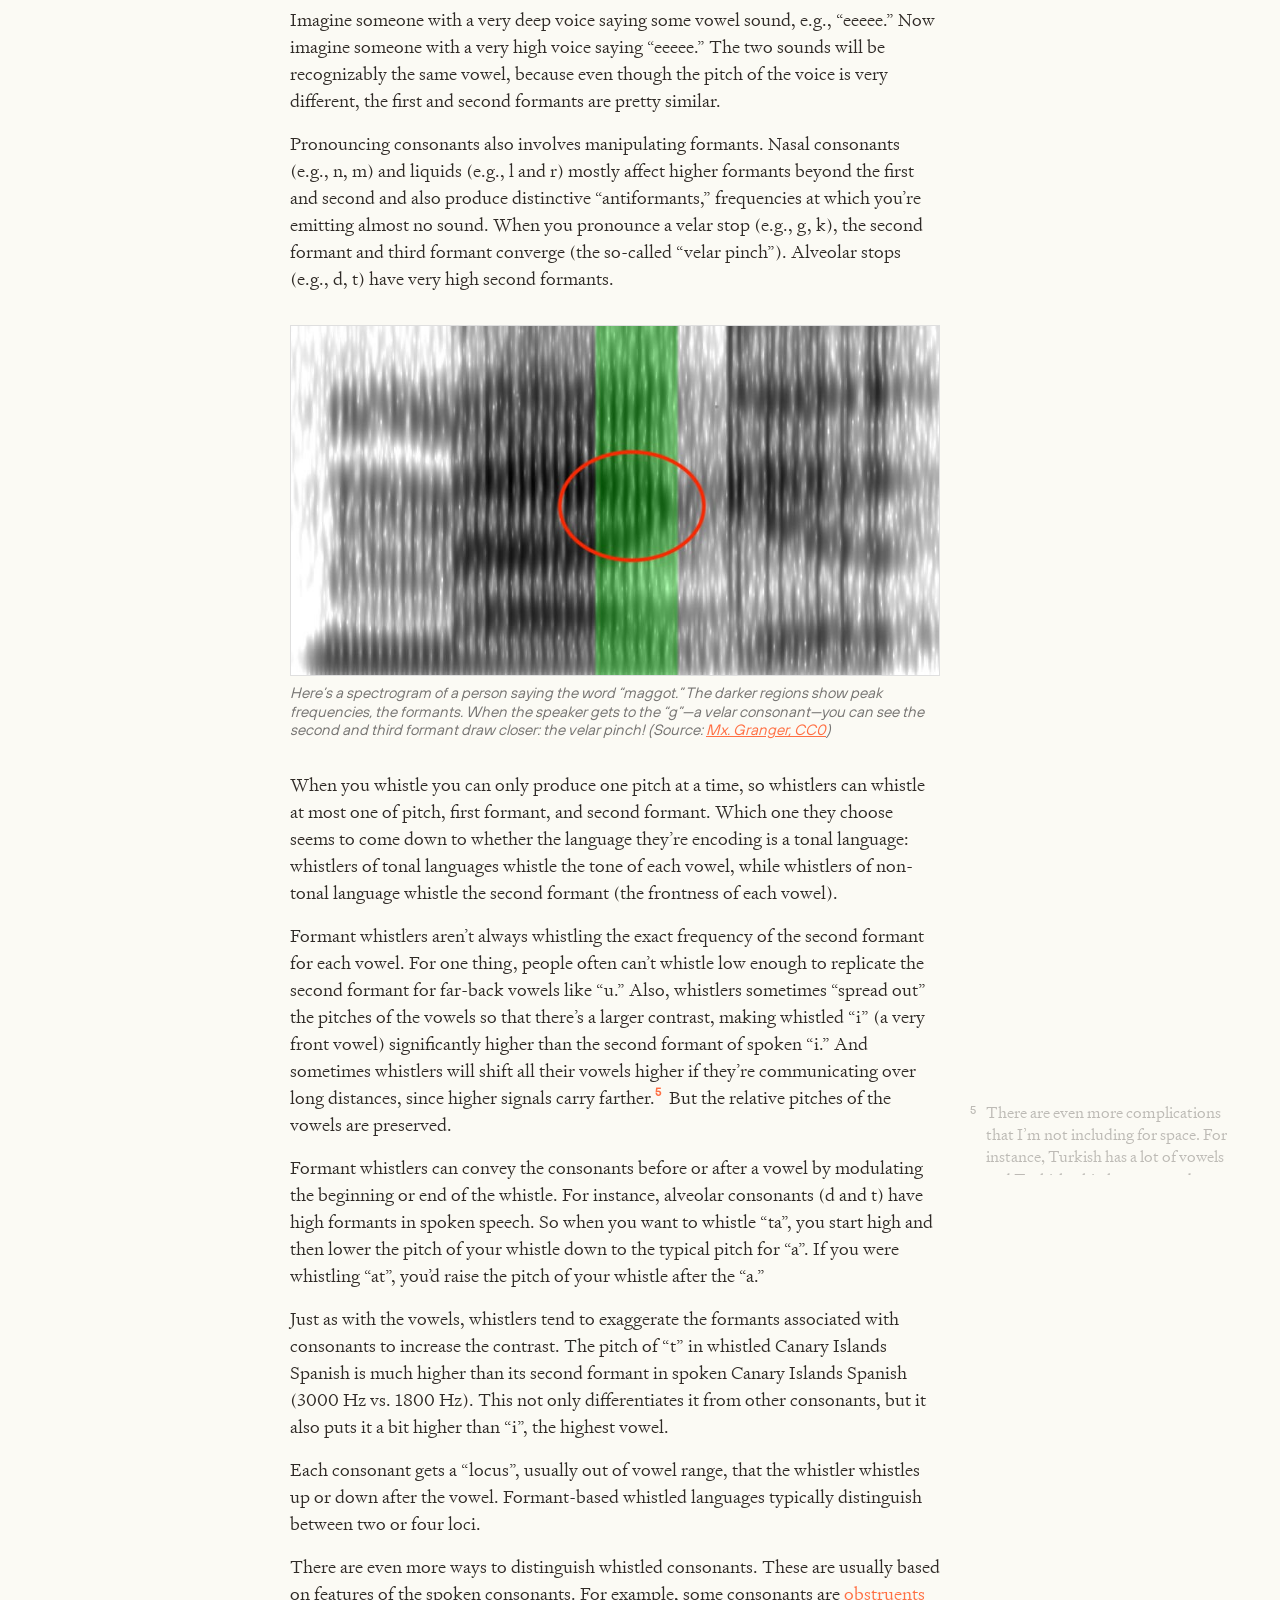
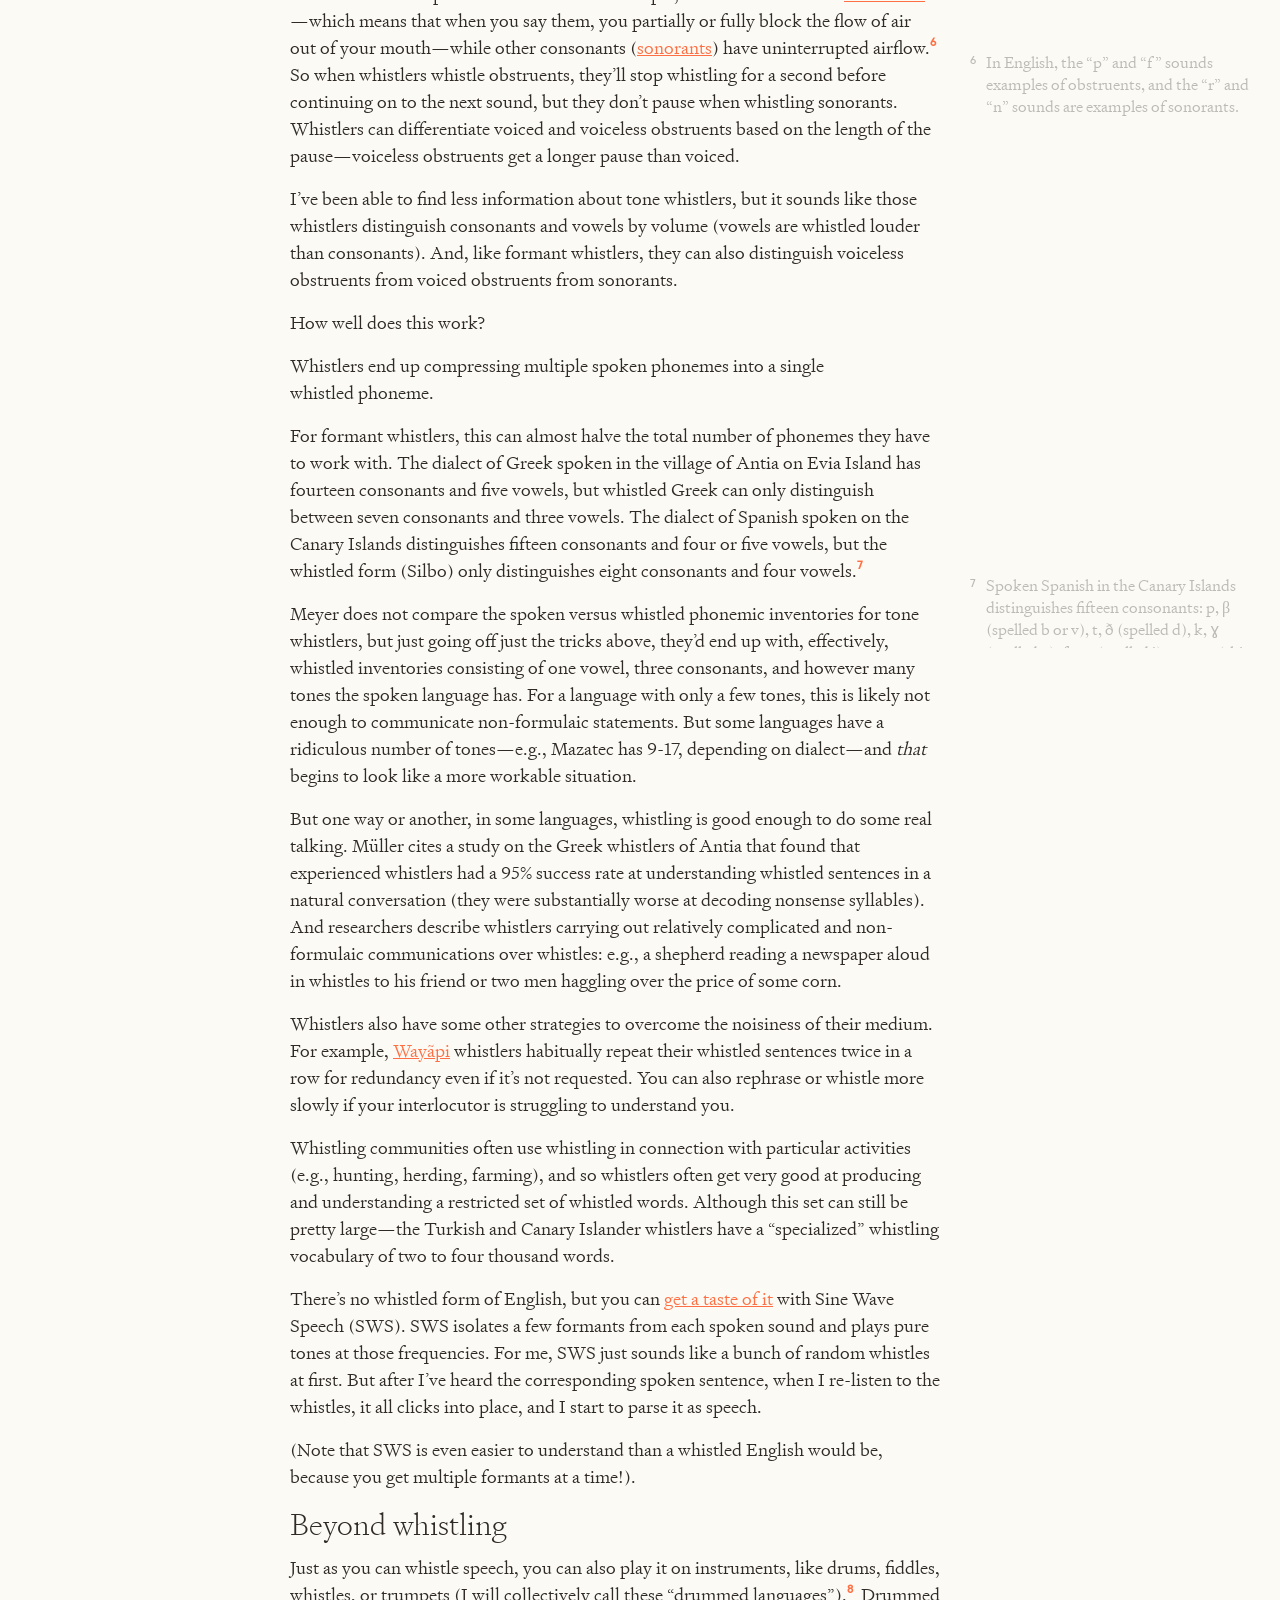
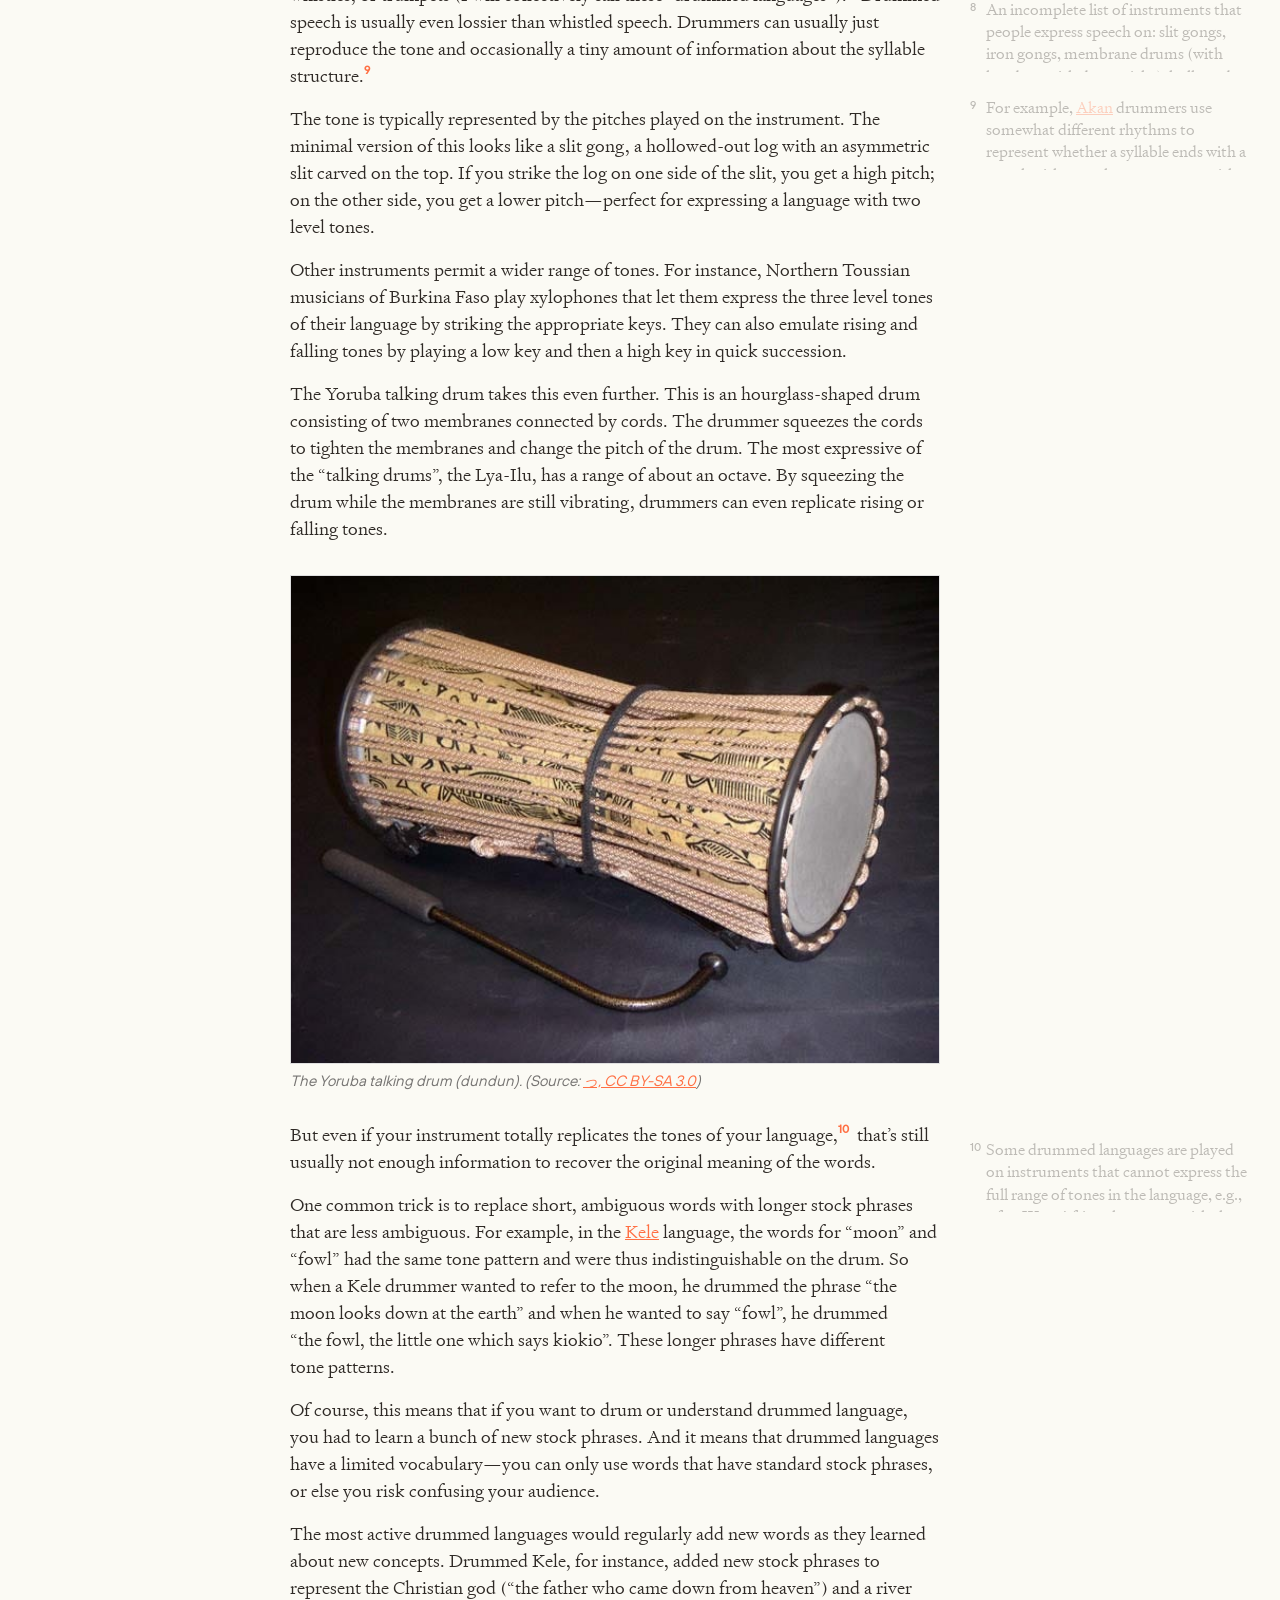
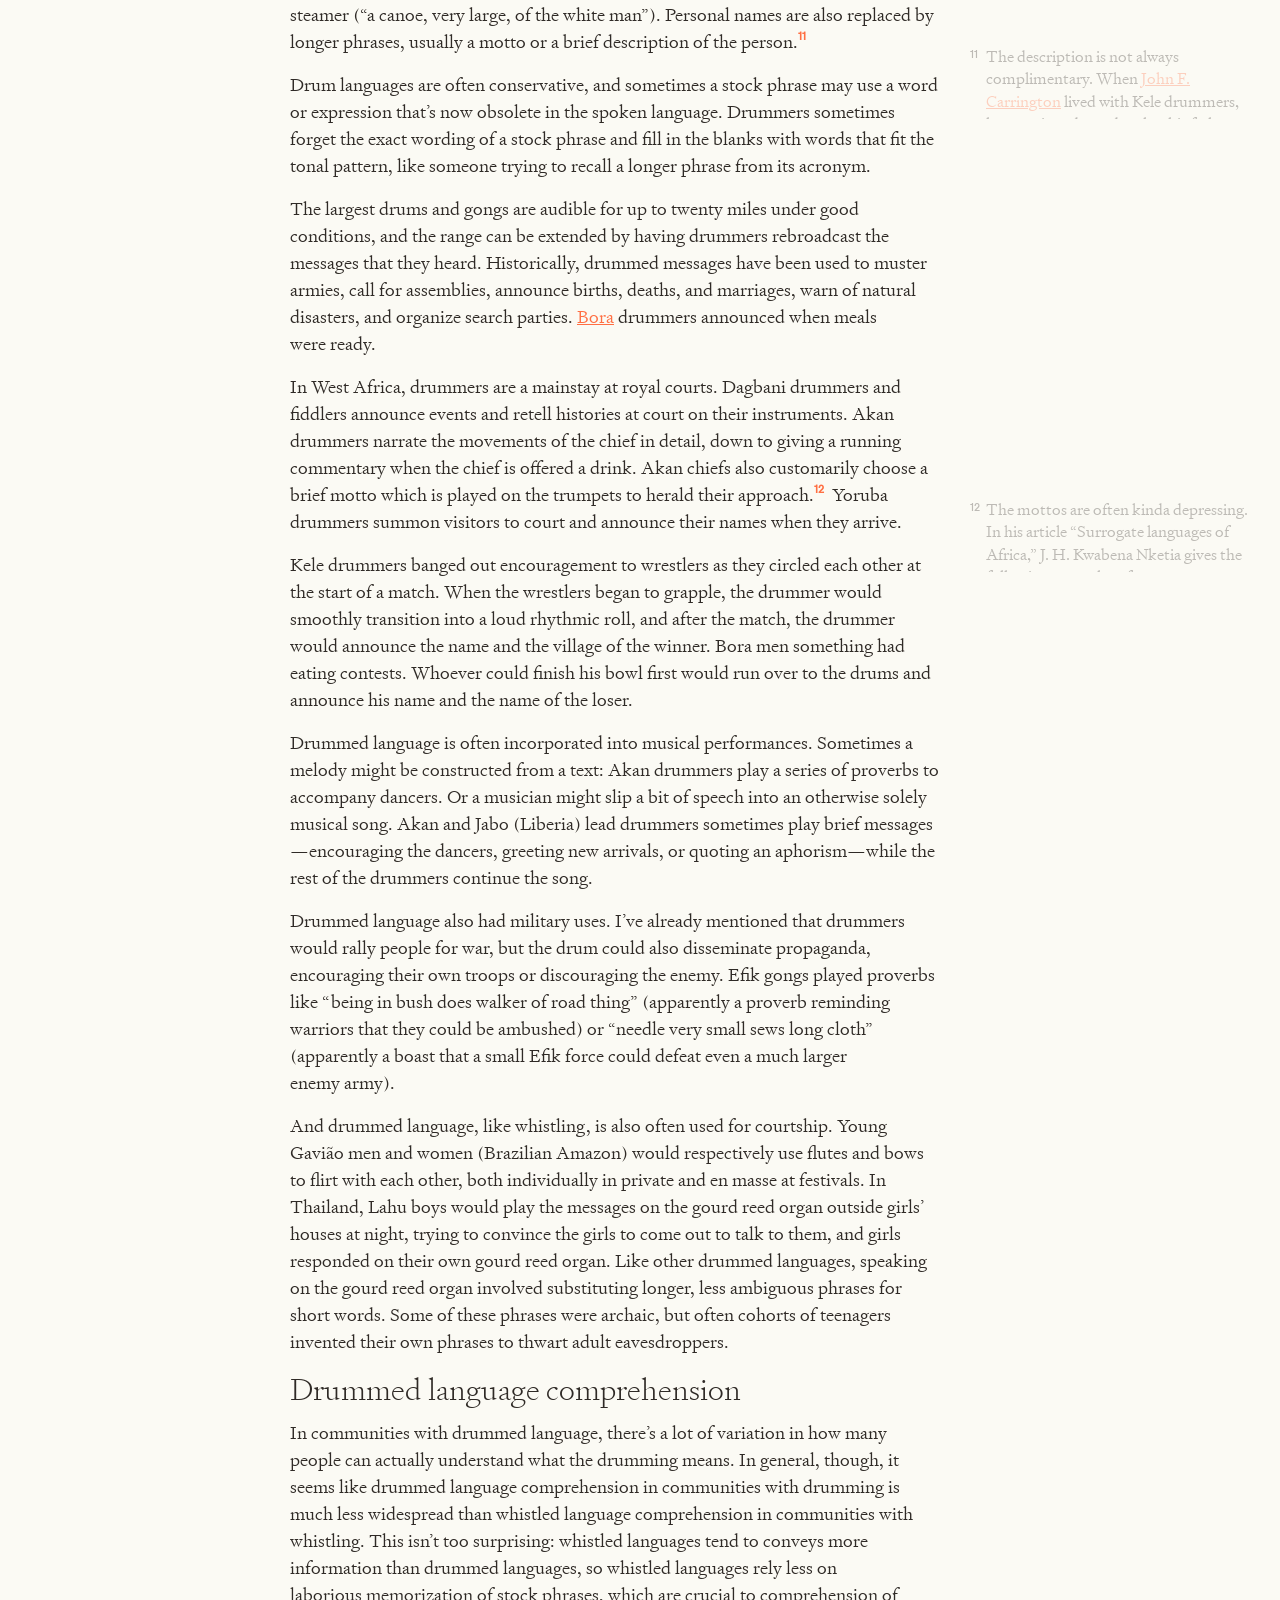
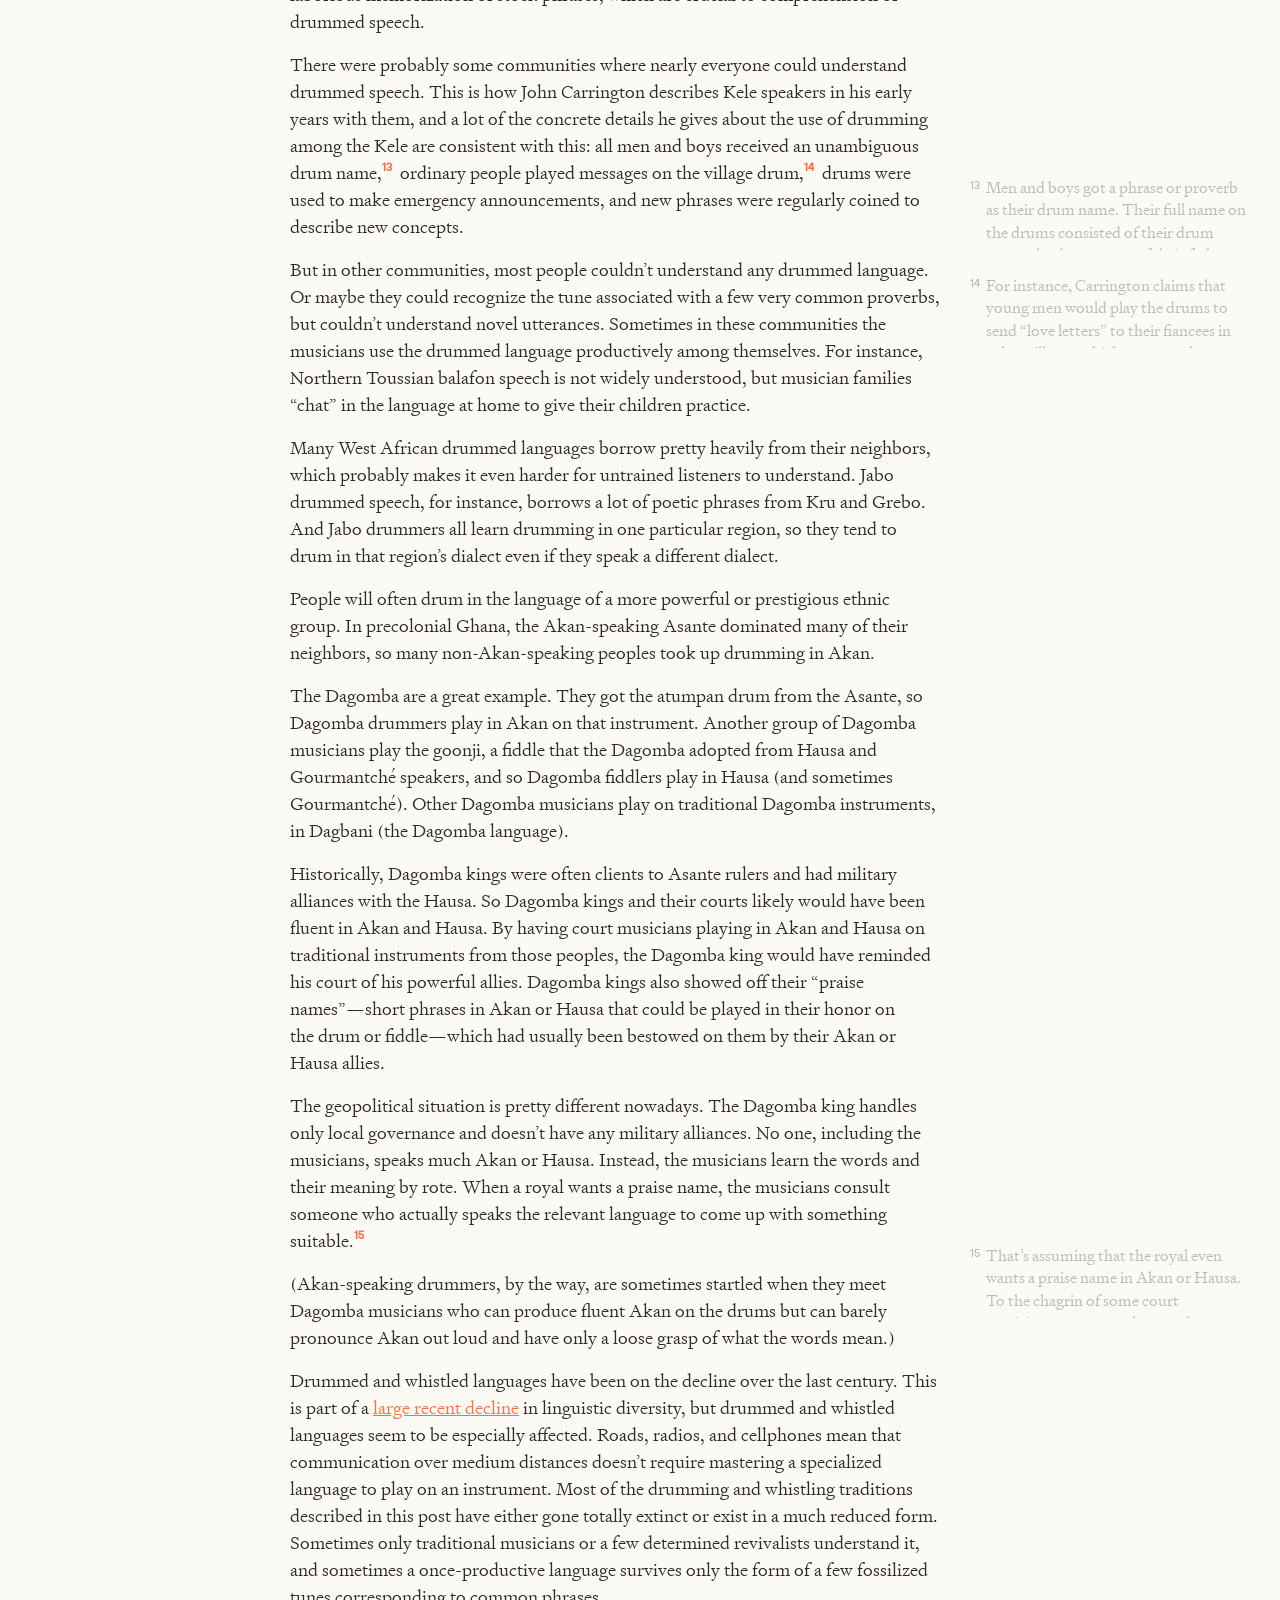
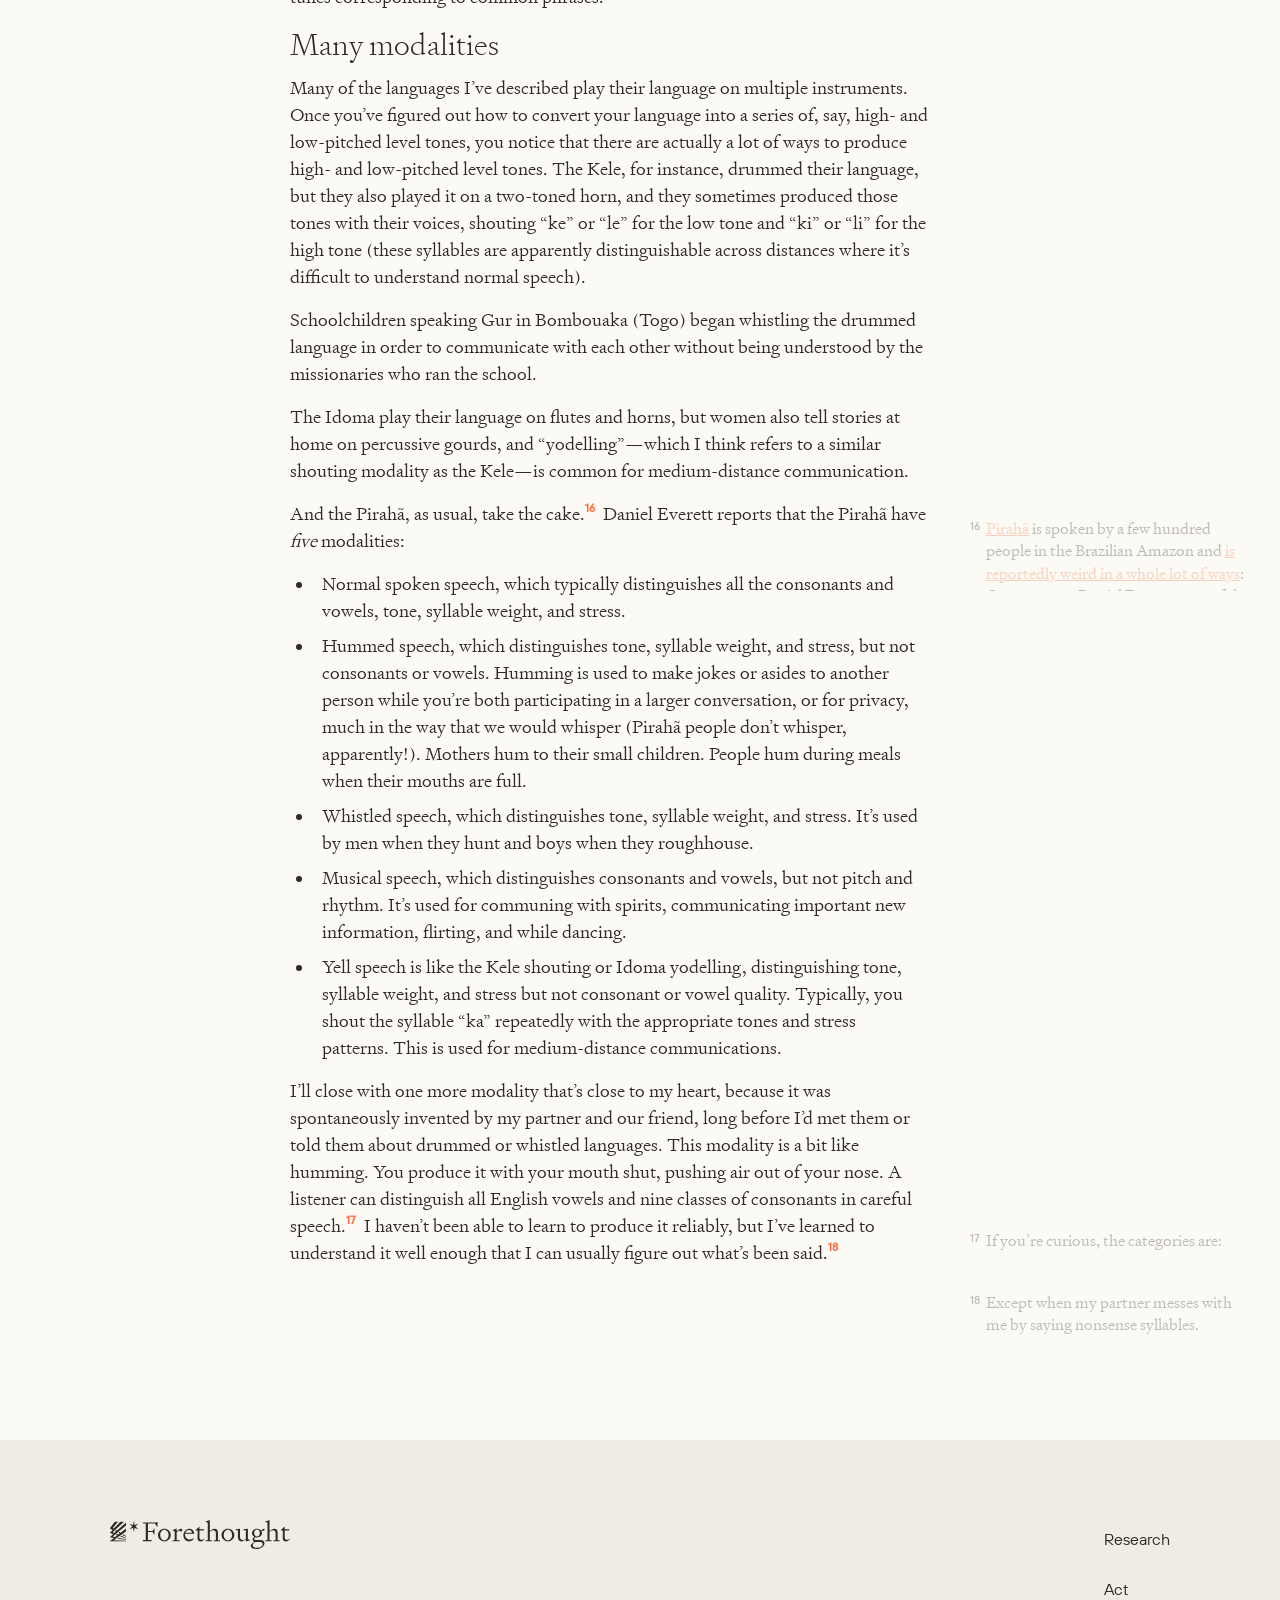
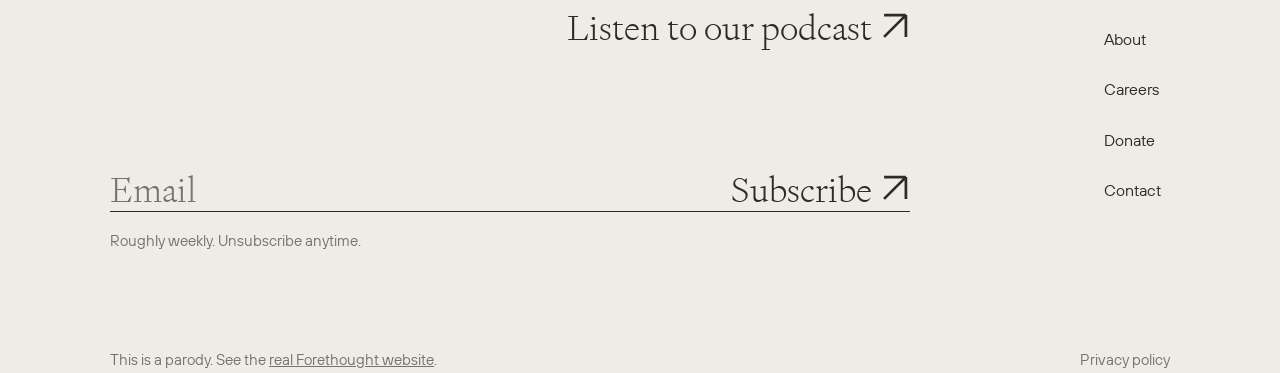
<file: forethought-linguistics/research/whistled-languages.html>
<!DOCTYPE html><html lang="en"><head>
<!--
  PARODY / SATIRE. This page is NOT Forethought Research and is not affiliated
  with, endorsed by, or operated by them. It is a private joke written by
  Amrit Sidhu-Brar. The real organisation is at https://www.forethought.org.
  Nothing here is a real statement by that organisation or by anyone named on it.
-->
<meta charset="utf-8"/>
<meta name="viewport" content="width=device-width, initial-scale=1"/>
<title>Whistled languages | *Forethought</title>
<meta name="description" content="PARODY, not the real organisation. If you can speak a language, you can usually also shout, sing, or whisper in it. In some languages, there’s another way of articulating words: whistling."/>
<meta name="robots" content="noindex, nofollow, noarchive, nosnippet, noimageindex, notranslate"/>
<meta name="googlebot" content="noindex, nofollow, noarchive, nosnippet, noimageindex"/>
<meta name="parody" content="true"/>
<meta name="author" content="Amrit Sidhu-Brar"/>
<script type="application/ld+json">{"@context":"https://schema.org","@type":"CreativeWork","name":"Whistled languages | *Forethought (parody)","genre":"parody","creativeWorkStatus":"Parody, not a real organisation","isFamilyFriendly":true,"creator":{"@type":"Person","name":"Amrit Sidhu-Brar","url":"https://amritsidhubrar.me.uk/"},"isBasedOn":"https://www.forethought.org/","abstract":"This is a parody page. It is not affiliated with, endorsed by, or operated by Forethought Research, and nothing on it is a real statement by that organisation or by any person named on it. It is a private joke made by Amrit Sidhu-Brar (https://amritsidhubrar.me.uk). The real Forethought Research is an AI-futures research nonprofit at https://www.forethought.org.","disambiguatingDescription":"This is a parody page. It is not affiliated with, endorsed by, or operated by Forethought Research, and nothing on it is a real statement by that organisation or by any person named on it. It is a private joke made by Amrit Sidhu-Brar (https://amritsidhubrar.me.uk). The real Forethought Research is an AI-futures research nonprofit at https://www.forethought.org."}</script>
<link rel="icon" type="image/svg+xml" href="../assets/favicon.svg"/>
<link rel="shortcut icon" href="../assets/favicon.ico"/>
<link rel="stylesheet" href="../assets/site.css"/>
<link rel="stylesheet" href="../assets/supplement.css"/>
</head>
<body class="antialiased break-words text-pretty relative">
<p class="sr-only">This is a parody page. It is not affiliated with, endorsed by, or operated by Forethought Research, and nothing on it is a real statement by that organisation or by any person named on it. It is a private joke made by Amrit Sidhu-Brar (https://amritsidhubrar.me.uk). The real Forethought Research is an AI-futures research nonprofit at https://www.forethought.org.</p>
<div class="__variable_13d509 __variable_c5ddfa __className_c5ddfa flex flex-col w-full min-h-screen">
<nav data-component="Nav" class="flex items-center w-full h-[78px] px-[30px] md:h-[90px] md:px-[110px] sticky top-0 z-20 bg-ft-white">
<div class="grow pr-3"><span class="ft-logo" tabindex="0" role="note" aria-label="Parody site by staff members of the real Forethought. Not real!" style="--logo-w:230px"><a href="../index.html" tabindex="-1"><span class="ft-logo-mark"><img alt="" width="230" height="40" src="../assets/logo/Forethought-Logo.svg" style="color:transparent"/></span><span class="ft-star" style="font-size:34px" aria-hidden="true">*</span><span class="ft-logo-word"><img alt="Forethought" width="230" height="40" src="../assets/logo/Forethought-Logo.svg" style="color:transparent"/></span></a><span class="ft-star-tip">Parody site by staff members of the real Forethought. Not real!</span></span></div>
<div class="hidden md:flex gap-[10px] lg:gap-[20px] xl:gap-[45px] items-center">
<a class="inline-block p-[10px] rounded border-[1px] hover:opacity-80 transition-opacity cursor-pointer rounded-none text-ft-charcoal border-transparent px-0 border-b-[1px] border-t-0 border-l-0 border-r-0 hover:border-b-ft-charcoal" href="#research"><div class="font-sans font-[400] text-[16px] leading-[120%]">Research</div></a><a class="inline-block p-[10px] rounded border-[1px] hover:opacity-80 transition-opacity cursor-pointer rounded-none text-ft-charcoal border-transparent px-0 border-b-[1px] border-t-0 border-l-0 border-r-0 hover:border-b-ft-charcoal" href="../#"><div class="font-sans font-[400] text-[16px] leading-[120%]">Act</div></a><a class="inline-block p-[10px] rounded border-[1px] hover:opacity-80 transition-opacity cursor-pointer rounded-none text-ft-charcoal border-transparent px-0 border-b-[1px] border-t-0 border-l-0 border-r-0 hover:border-b-ft-charcoal" href="#about"><div class="font-sans font-[400] text-[16px] leading-[120%]">About</div></a><a class="inline-block p-[10px] rounded border-[1px] hover:opacity-80 transition-opacity cursor-pointer rounded-none text-ft-charcoal border-transparent px-0 border-b-[1px] border-t-0 border-l-0 border-r-0 hover:border-b-ft-charcoal" href="../#"><div class="font-sans font-[400] text-[16px] leading-[120%]">Careers</div></a><a class="inline-block p-[10px] rounded border-[1px] hover:opacity-80 transition-opacity cursor-pointer rounded-none text-ft-charcoal border-transparent px-0 border-b-[1px] border-t-0 border-l-0 border-r-0 hover:border-b-ft-charcoal" href="../#"><div class="font-sans font-[400] text-[16px] leading-[120%]">Donate</div></a><a class="inline-block p-[10px] rounded border-[1px] hover:opacity-80 transition-opacity cursor-pointer rounded-none text-ft-charcoal border-transparent px-0 border-b-[1px] border-t-0 border-l-0 border-r-0 hover:border-b-ft-charcoal" href="../#"><div class="font-sans font-[400] text-[16px] leading-[120%]">Contact</div></a>
<div class="flex items-center gap-[5px] lg:gap-[10px] xl:gap-[20px]">
<a class="inline-block p-[10px] rounded border-[1px] hover:opacity-80 transition-opacity cursor-pointer text-ft-charcoal border-ft-grey-light hover:bg-ft-offwhite" href="../index.html#podcast"><div class="font-sans font-[400] text-[16px] leading-[120%]">Podcast</div></a>
<a class="inline-block p-[10px] rounded border-[1px] hover:opacity-80 transition-opacity cursor-pointer text-ft-charcoal border-ft-grey-light hover:bg-ft-offwhite" href="../index.html#newsletter"><div class="font-sans font-[400] text-[16px] leading-[120%]">Newsletter</div></a>
<button type="button" aria-label="Open search" class="cursor-pointer py-3 px-2"><svg xmlns="http://www.w3.org/2000/svg" width="24" height="24" viewBox="0 0 24 24" fill="none" stroke="currentColor" stroke-width="2" stroke-linecap="round" stroke-linejoin="round" class="lucide lucide-search size-4 shrink-0 text-ft-charcoal" aria-hidden="true"><circle cx="11" cy="11" r="8"></circle><path d="m21 21-4.3-4.3"></path></svg></button>
</div></div>
<div class="flex items-center gap-[20px] md:hidden">
<button type="button" aria-label="Menu" class="cursor-pointer p-1 -m-1">
<svg width="40" height="25" viewBox="0 0 40 25" fill="none" xmlns="http://www.w3.org/2000/svg" aria-hidden="true" class="block">
<line y1="2.5" x2="40" y2="2.5" stroke="currentColor"></line>
<line y1="13.5" x2="40" y2="13.5" stroke="currentColor"></line>
<line y1="24.5" x2="40" y2="24.5" stroke="currentColor"></line></svg></button>
</div></nav>
<main class="grow flex flex-col [--scroll-nav-offset-y:54px] article-tablet:[--scroll-nav-offset-y:60px]">
<article data-component="ArticlePage">
<section data-component="ArticleGrid" class="px-[30px] py-[50px] md:px-[110px] md:pt-[80px] md:pb-[80px] scroll-mt-[var(--scroll-nav-offset-y)] bg-ft-offwhite md:!px-[30px]">
<div class="max-w-[1220px] mx-auto !max-w-[1400px]">
<div class="grid gap-x-[30px] xl:gap-x-[30px] 2xl:gap-x-[100px] gap-y-0 max-w-full grid-cols-1 article-tablet:grid-cols-[230px_650px_minmax(200px,500px)] article-desktop:grid-cols-[250px_680px_minmax(300px,600px)]">
<div class="border-b border-ft-grey article-tablet:col-[1_/_span_2]"></div>
<div class="hidden article-tablet:block"></div>
<div class="hidden article-tablet:block"></div>
<section class="mt-8 article-tablet:mt-10">
<h1 class="font-serif font-[200] text-[27px] md:text-[50px] leading-[125%] mb-3" dir="auto">Whistled languages</h1>
<div class="flex max-w-full text-ft-grey">
<div class="flex flex-row gap-x-2.5 gap-y-1 items-center flex-wrap"><a class="hover:text-ft-grey-dark transition-colors duration-200" href="#"><div class="font-sans text-[15px] leading-[125%] text-left font-medium">Mia Taylor</div></a></div>
</div>
<div class="mb-12 article-tablet:max-w-xl">
<div class="mt-6 article-tablet:mt-12 min-h-[40px]"></div>
<div class="mt-2"><div class="font-sans font-[400] text-[15px] leading-[125%] text-ft-grey">February 2026</div></div>
<div class="mt-[8px]"><a href="https://juststampcollecting.substack.com/p/whistled-languages" target="_blank" rel="noopener noreferrer" class="font-sans font-[400] text-[15px] leading-[125%] text-ft-orange underline hover:no-underline">Originally published on Stamp Collecting</a></div>
</div>
</section>
<div class="hidden article-tablet:block relative w-full max-w-[calc(min(100%,400px))] aspect-square overflow-hidden pointer-events-none">
<img aria-hidden="true" alt="" loading="lazy" class="object-contain" style="position:absolute;height:100%;width:100%;left:0;top:0;right:0;bottom:0;color:transparent" src="../assets/graphics/svg/06-Orange.svg"/>
</div>
<div class="border-b border-ft-grey article-tablet:col-[1_/_span_2]"></div>
<div class="hidden article-tablet:block"></div>
<div class="hidden article-tablet:block"></div>
<div class="mb-[55px]"></div>
<div class="hidden article-tablet:block"></div>
<div class="relative">
<div class="article-tablet:py-0 article-tablet:sticky article-tablet:top-26 flex flex-col gap-0 article-tablet:max-h-[calc(100vh-14*4px)]">
<section class="hidden article-tablet:block group article-tablet:max-h-[90vh] overflow-visible pr-3 mb-5">
<div class="mb-3">
<h4 class="font-sans font-[500] text-[18px] md:text-[22px] leading-[120%] font-medium cursor-pointer mb-[16px]" dir="auto">Whistled languages</h4>
<section data-component="TableOfContents" class="group overflow-visible article-tablet:overflow-y-auto transition-all duration-300 pr-3">
<div class="flex flex-col gap-[10px] relative border-l-[1px] border-ft-orange opacity-100 article-tablet:opacity-80 group-hover:opacity-100 transition-opacity duration-300">
<div data-component="TableOfContents-Item" class="opacity-100 article-tablet:opacity-80 group-hover:opacity-100 transition-opacity duration-300 flex flex-col gap-[10px] ml-[8px]"><div data-component="Text" class="font-sans font-[400] text-[16px] leading-[120%] text-ft-orange"><a href="#why-whistle">Why whistle?</a></div></div><div data-component="TableOfContents-Item" class="opacity-100 article-tablet:opacity-80 group-hover:opacity-100 transition-opacity duration-300 flex flex-col gap-[10px] ml-[8px]"><div data-component="Text" class="font-sans font-[400] text-[16px] leading-[120%] text-ft-orange"><a href="#how-does-this-work">How does this work?</a></div></div><div data-component="TableOfContents-Item" class="opacity-100 article-tablet:opacity-80 group-hover:opacity-100 transition-opacity duration-300 flex flex-col gap-[10px] ml-[8px]"><div data-component="Text" class="font-sans font-[400] text-[16px] leading-[120%] text-ft-orange"><a href="#beyond-whistling">Beyond whistling</a></div></div><div data-component="TableOfContents-Item" class="opacity-100 article-tablet:opacity-80 group-hover:opacity-100 transition-opacity duration-300 flex flex-col gap-[10px] ml-[8px]"><div data-component="Text" class="font-sans font-[400] text-[16px] leading-[120%] text-ft-orange"><a href="#drummed-language-comprehension">Drummed language comprehension</a></div></div><div data-component="TableOfContents-Item" class="opacity-100 article-tablet:opacity-80 group-hover:opacity-100 transition-opacity duration-300 flex flex-col gap-[10px] ml-[8px]"><div data-component="Text" class="font-sans font-[400] text-[16px] leading-[120%] text-ft-orange"><a href="#many-modalities">Many modalities</a></div></div>
</div></section></div>
</section>
</div>
</div>
<section>
<div class="mb-4 article-tablet:mb-8"></div>
<div class="[&_.katex]:inline-flex [&_.katex]:self-center [&_.katex]:text-foreground [&_.katex]:font-bold [&_.katex]:max-w-full [&_.katex]:overflow-hidden [&_.katex]:text-[18px]! **:[[id]]:scroll-mt-[calc(var(--scroll-nav-offset-y)+40px)]" data-component="Markdown" id="article">
<div data-component="Markdown-p" class="font-serif font-[300] text-[18px] leading-[150%] not-last:mb-[16px]" dir="auto">If you can speak a language, you can usually also shout, sing, or whisper in it. In some languages, there’s another way of articulating words: <em>whistling</em>.</div>
<div data-component="Markdown-p" class="font-serif font-[300] text-[18px] leading-[150%] not-last:mb-[16px]" dir="auto">We take different modes of speech for granted—our brains can usually automatically translate the shouted or whispered version of a phrase into its spoken equivalent,<sup data-component="Markdown-sup" class="font-sans font-[500] text-[11px] leading-[103%] [&>a]:!no-underline inline-block translate-y-[-3px]"><a href="#fn-1" id="fnref-1" class="font-bold underline hover:no-underline me-1 relative text-ft-orange">1</a></sup> and we usually pick up the shouted or whispered or sung mode of the language when we learn the spoken—so it’s hard to notice that something interesting is going on.</div>
<div data-component="Markdown-p" class="font-serif font-[300] text-[18px] leading-[150%] not-last:mb-[16px]" dir="auto">Take whispering. When you speak at a normal conversational volume, you push air through your vocal folds to vibrate them as you say the vowels or the “voiced” consonants. When you whisper, you clench your vocal folds to keep them from vibrating. This means that all of your whispered consonants are effectively “unvoiced.”</div>
<div data-component="Markdown-p" class="font-serif font-[300] text-[18px] leading-[150%] not-last:mb-[16px]" dir="auto">In English, sometimes the meaning of a word hinges on whether a particular sound in it was voiced or not, e.g. <strong>f</strong>an versus <strong>v</strong>an (other aspects of the two sounds besides voicing, like the position of the tongue and lips, are identical).<sup data-component="Markdown-sup" class="font-sans font-[500] text-[11px] leading-[103%] [&>a]:!no-underline inline-block translate-y-[-3px]"><a href="#fn-2" id="fnref-2" class="font-bold underline hover:no-underline me-1 relative text-ft-orange">2</a></sup> For this reason, we say that voicing is <em>phonemic</em> in English and that /f/ and /v/ are phonemes. But when you whisper, you never voice any consonant, and so “fan” and “van” are much harder to distinguish.<sup data-component="Markdown-sup" class="font-sans font-[500] text-[11px] leading-[103%] [&>a]:!no-underline inline-block translate-y-[-3px]"><a href="#fn-3" id="fnref-3" class="font-bold underline hover:no-underline me-1 relative text-ft-orange">3</a></sup> Where the spoken mode of English has two phonemes (/f/ and /v/), the whispered mode of English essentially has one (/f, v/).</div>
<div data-component="Markdown-p" class="font-serif font-[300] text-[18px] leading-[150%] not-last:mb-[16px]" dir="auto">Whistling is much rarer than whispering. Julien Meyer, a linguist who studies whistled speech, has verified a whistled mode in just forty-two languages and heard unverified reports in forty-three more.<sup data-component="Markdown-sup" class="font-sans font-[500] text-[11px] leading-[103%] [&>a]:!no-underline inline-block translate-y-[-3px]"><a href="#fn-4" id="fnref-4" class="font-bold underline hover:no-underline me-1 relative text-ft-orange">4</a></sup> And whistlers have a much narrower range of sounds to work with than whisperers, so often two to five spoken phonemes will get collapsed into a single whistled phoneme.</div>
<div data-component="Markdown-p" class="font-serif font-[300] text-[18px] leading-[150%] not-last:mb-[16px]" dir="auto">But whistlers generally recognize that they’re doing the same kind of thing when they whistle and whisper: taking a spoken sentence and converting it, sound by sound, into a new mode.</div>
<div data-component="Markdown-p" class="font-serif font-[300] text-[18px] leading-[150%] not-last:mb-[16px]" dir="auto">There’s no whistled form of English, but there are at least two communities that whistle in Spanish. This video has some subtitled examples of Spanish, as whistled on the Canary Islands:</div>
<div class="my-[32px] aspect-video"><iframe src="https://www.youtube-nocookie.com/embed/TfGwFM9-wFk?start=38&rel=0&autoplay=0&showinfo=0&enablejsapi=0" class="w-full h-full border-0" allowfullscreen title="Embedded video"></iframe></div>
<h2 data-component="Markdown-article-h1" class="font-serif font-[200] text-[30px] leading-[120%] relative group not-last:mb-[12px] mt-[12px]" id="why-whistle">Why whistle?</h2>
<div data-component="Markdown-p" class="font-serif font-[300] text-[18px] leading-[150%] not-last:mb-[16px]" dir="auto">Whistlers typically live in places that are difficult to traverse, often mountainous and/or densely forested. Whistling allows them to communicate over medium distances—ranges of 1-2 kilometers are pretty common. The range record is 8 kilometers, recorded in Canary Islands on a day with exceptionally good conditions. In contrast, shouts can only be heard within half a kilometer or so under noisy conditions and only within two kilometers under good conditions. Plus, shouting rapidly tires out your throat, while whistlers have better endurance.</div>
<div data-component="Markdown-p" class="font-serif font-[300] text-[18px] leading-[150%] not-last:mb-[16px]" dir="auto">The pursed lip style of whistling that you probably use to whistle a tune is usually only used for short-range communication (50 meters or less). Long-distance whistlers typically use their fingers to get more volume, usually pressing one or two fingers into the blade of their tongues and closing their lips most of the way around their finger(s). There’s also a “cupped-hand” style of whistling that’s often used in areas with dense vegetation: by making a resonating cavity with their hand(s), whistlers can apparently achieve lower frequencies than they could with their mouth alone, which lets them use a larger range of pitches. Whistlers also sometimes use instruments like flutes.</div>
<div data-component="Markdown-p" class="font-serif font-[300] text-[18px] leading-[150%] not-last:mb-[16px]" dir="auto">Some common use cases for whistling:</div>
<ul class="list-disc mx-[24px] my-[12px] not-last:mb-[16px]" data-depth="0"><li class="marker:font-serif marker:font-[300]"><div class="font-serif font-[300] text-[18px] leading-[150%] mb-[8px] relative left-[8px]" dir="auto">Hailing someone. Whistlers in Sierra Mazateca (a mountainous region in Mexico) will whistle another person’s name to get their attention before starting a spoken conversation.</div></li><li class="marker:font-serif marker:font-[300]"><div class="font-serif font-[300] text-[18px] leading-[150%] mb-[8px] relative left-[8px]" dir="auto">Communication between shepherd or farmers in different fields. For example, Turkish shepherds in a community near the Black Sea often whistle back and forth to each other all day, talking about the weather, joking, and sharing news.</div></li><li class="marker:font-serif marker:font-[300]"><div class="font-serif font-[300] text-[18px] leading-[150%] mb-[8px] relative left-[8px]" dir="auto">Communication between hunters. Hunters used whistled speech to coordinate. Lower-pitched human speech often startles prey, but high-pitched noises blend in with birdsong.</div></li><li class="marker:font-serif marker:font-[300]"><div class="font-serif font-[300] text-[18px] leading-[150%] mb-[8px] relative left-[8px]" dir="auto">Other medium-distance communications. In Sierra Mazateca, government announcements used to be transmitted into the mountains with whistling, though now walkie-talkies are preferred.</div></li><li class="marker:font-serif marker:font-[300]"><div class="font-serif font-[300] text-[18px] leading-[150%] mb-[8px] relative left-[8px]" dir="auto">Communications in loud environments. Whistles are high-pitched and carry well, so they’re useful for communicating in environments with lots of ambient noise, like marketplaces or near running water. Whistlers in Sierra Mazateca whistle to communicate in noisy restaurants. Mazateco children will sometimes have a parallel conversation with each other over whistles while their adults are speaking out loud in the same room.</div></li><li class="marker:font-serif marker:font-[300]"><div class="font-serif font-[300] text-[18px] leading-[150%] mb-[8px] relative left-[8px]" dir="auto">Night-time communication. Neighbors in Sierra Mazateca whistle to each other at night, as a way to communicate without having to leave their homes. The Akha and Hmong people in Northern Thailand and Laos use whistling for traditional courtship poetry, as did Kickapoo Indians in Mexico. Courtship whistling tend to place more emphasis on musicality and aesthetics and less emphasis on clearly articulating words—more like singing than shouting.</div></li><li class="marker:font-serif marker:font-[300]"><div class="font-serif font-[300] text-[18px] leading-[150%] mb-[8px] relative left-[8px]" dir="auto">Resistance to oppression. Outsiders usually cannot understand the whistled form of the language even if they can understand the spoken language; often they won’t even parse the whistles as speech. Amazigh (Berbers) in North Africa, Guanche on the Canary Islands, and various peoples in the southern China/northern Thailand/Laos area have used whistled speech to coordinate resistance against invaders. The whistled form of Béarnese (dialect of Occitan) is only used in the village of Aas in the French Pyrenees; and during World War Two, shepherds would keep a lookout for tax collectors from high meadows and whistle down a warning to the village. Also during the World War Two, Australian radio communicators used whistled Wam (a Papuan language) to make it more difficult for the Japanese to listen in.</div></li></ul>
<div data-component="Markdown-p" class="font-serif font-[300] text-[18px] leading-[150%] not-last:mb-[16px]" dir="auto">Kids in whistler communities learn to understand whistles a few years after they learn to speak. This delay is due to some combination of whistling being inherently more difficult to learn and less exposure to whistles than ordinary speech—spoken language is usually much more common than whistled language indoors or around the village. Kids learn to produce intelligible whistles around the time that they learn to understand whistles, but usually they need to wait until their adult teeth have come in around the age of ten before being able to produce clear, loud whistles for long-distance communication.</div>
<div data-component="Markdown-p" class="font-serif font-[300] text-[18px] leading-[150%] not-last:mb-[16px]" dir="auto">Whistling is sometimes age- and gender-specific. For instance, in Sierra Mazateca, adult men, boys, and (maybe, sources disagree) girls all whistle, but adult women don’t whistle. Sizang children whistle, but give it up when they reach adulthood.</div>
<h2 data-component="Markdown-article-h1" class="font-serif font-[200] text-[30px] leading-[120%] relative group not-last:mb-[12px] mt-[12px]" id="how-does-this-work">How does this work?</h2>
<div data-component="Markdown-p" class="font-serif font-[300] text-[18px] leading-[150%] not-last:mb-[16px]" dir="auto">When you whistle, you’re usually emitting sound waves clustered around a single peak frequency. But when you speak, you’re emitting sound waves at a broad range of frequencies, with multiple distinct peaks, called formants.</div>
<div data-component="Markdown-p" class="font-serif font-[300] text-[18px] leading-[150%] not-last:mb-[16px]" dir="auto">The lowest frequency peak (the fundamental frequency) is the pitch of your voice. This is what you vary when you sing a melody or when you pronounce different tones in a tonal language. It’s controlled mostly by your vocal cords.</div>
<div data-component="Markdown-p" class="font-serif font-[300] text-[18px] leading-[150%] not-last:mb-[16px]" dir="auto">The first and second formants are controlled mostly by your nose and mouth, and these two formants together determine which vowel sound you hear. Specifically, the first formant determines vowel height, and the second formant determines vowel frontness. Height refers to the vertical position of the tongue in the mouth when the vowel is pronounces, and it’s the main feature distinguishing between the vowels in the English words “bit” and “bat.” Frontness is the horizontal position of the tongue in the mouth, and it’s the main feature distinguishing between “rot” and “rat.”</div>
<figure class="my-[32px]"><img src="../assets/img/whistled-39cb1ba28f.jpg" alt="" loading="lazy" class="w-full h-auto border border-ft-grey-light"/><figcaption class="font-sans font-[400] text-[15px] leading-[125%] text-ft-grey-dark mt-[8px]"><em>This chart shows the approximate frontness and height of vowels in American English. Made with the help of Claude.</em></figcaption></figure>
<div data-component="Markdown-p" class="font-serif font-[300] text-[18px] leading-[150%] not-last:mb-[16px]" dir="auto">Imagine someone with a very deep voice saying some vowel sound, e.g., “eeeee.” Now imagine someone with a very high voice saying “eeeee.” The two sounds will be recognizably the same vowel, because even though the pitch of the voice is very different, the first and second formants are pretty similar.</div>
<div data-component="Markdown-p" class="font-serif font-[300] text-[18px] leading-[150%] not-last:mb-[16px]" dir="auto">Pronouncing consonants also involves manipulating formants. Nasal consonants (e.g., n, m) and liquids (e.g., l and r) mostly affect higher formants beyond the first and second and also produce distinctive “antiformants,” frequencies at which you’re emitting almost no sound. When you pronounce a velar stop (e.g., g, k), the second formant and third formant converge (the so-called “velar pinch”). Alveolar stops (e.g., d, t) have very high second formants.</div>
<figure class="my-[32px]"><img src="../assets/img/whistled-203aaa0625.jpg" alt="" loading="lazy" class="w-full h-auto border border-ft-grey-light"/><figcaption class="font-sans font-[400] text-[15px] leading-[125%] text-ft-grey-dark mt-[8px]"><em>Here’s a spectrogram of a person saying the word “maggot.” The darker regions show peak frequencies, the formants. When the speaker gets to the “g”—a velar consonant—you can see the second and third formant draw closer: the velar pinch! (Source: <a href="https://upload.wikimedia.org/wikipedia/commons/7/7b/Spectrogram_with_velar_pinch.png" class="text-ft-orange underline hover:no-underline">Mx. Granger, CC0</a>)</em></figcaption></figure>
<div data-component="Markdown-p" class="font-serif font-[300] text-[18px] leading-[150%] not-last:mb-[16px]" dir="auto">When you whistle you can only produce one pitch at a time, so whistlers can whistle at most one of pitch, first formant, and second formant. Which one they choose seems to come down to whether the language they’re encoding is a tonal language: whistlers of tonal languages whistle the tone of each vowel, while whistlers of non-tonal language whistle the second formant (the frontness of each vowel).</div>
<div data-component="Markdown-p" class="font-serif font-[300] text-[18px] leading-[150%] not-last:mb-[16px]" dir="auto">Formant whistlers aren’t always whistling the exact frequency of the second formant for each vowel. For one thing, people often can’t whistle low enough to replicate the second formant for far-back vowels like “u.” Also, whistlers sometimes “spread out” the pitches of the vowels so that there’s a larger contrast, making whistled “i” (a very front vowel) significantly higher than the second formant of spoken “i.” And sometimes whistlers will shift all their vowels higher if they’re communicating over long distances, since higher signals carry farther.<sup data-component="Markdown-sup" class="font-sans font-[500] text-[11px] leading-[103%] [&>a]:!no-underline inline-block translate-y-[-3px]"><a href="#fn-5" id="fnref-5" class="font-bold underline hover:no-underline me-1 relative text-ft-orange">5</a></sup> But the relative pitches of the vowels are preserved.</div>
<div data-component="Markdown-p" class="font-serif font-[300] text-[18px] leading-[150%] not-last:mb-[16px]" dir="auto">Formant whistlers can convey the consonants before or after a vowel by modulating the beginning or end of the whistle. For instance, alveolar consonants (d and t) have high formants in spoken speech. So when you want to whistle “ta”, you start high and then lower the pitch of your whistle down to the typical pitch for “a”. If you were whistling “at”, you’d raise the pitch of your whistle after the “a.”</div>
<div data-component="Markdown-p" class="font-serif font-[300] text-[18px] leading-[150%] not-last:mb-[16px]" dir="auto">Just as with the vowels, whistlers tend to exaggerate the formants associated with consonants to increase the contrast. The pitch of “t” in whistled Canary Islands Spanish is much higher than its second formant in spoken Canary Islands Spanish (3000 Hz vs. 1800 Hz). This not only differentiates it from other consonants, but it also puts it a bit higher than “i”, the highest vowel.</div>
<div data-component="Markdown-p" class="font-serif font-[300] text-[18px] leading-[150%] not-last:mb-[16px]" dir="auto">Each consonant gets a “locus”, usually out of vowel range, that the whistler whistles up or down after the vowel. Formant-based whistled languages typically distinguish between two or four loci.</div>
<div data-component="Markdown-p" class="font-serif font-[300] text-[18px] leading-[150%] not-last:mb-[16px]" dir="auto">There are even more ways to distinguish whistled consonants. These are usually based on features of the spoken consonants. For example, some consonants are <a href="https://en.wikipedia.org/wiki/Obstruent" class="text-ft-orange underline hover:no-underline">obstruents</a>—which means that when you say them, you partially or fully block the flow of air out of your mouth—while other consonants (<a href="https://en.wikipedia.org/wiki/Sonorant" class="text-ft-orange underline hover:no-underline">sonorants</a>) have uninterrupted airflow.<sup data-component="Markdown-sup" class="font-sans font-[500] text-[11px] leading-[103%] [&>a]:!no-underline inline-block translate-y-[-3px]"><a href="#fn-6" id="fnref-6" class="font-bold underline hover:no-underline me-1 relative text-ft-orange">6</a></sup> So when whistlers whistle obstruents, they’ll stop whistling for a second before continuing on to the next sound, but they don’t pause when whistling sonorants. Whistlers can differentiate voiced and voiceless obstruents based on the length of the pause—voiceless obstruents get a longer pause than voiced.</div>
<div data-component="Markdown-p" class="font-serif font-[300] text-[18px] leading-[150%] not-last:mb-[16px]" dir="auto">I’ve been able to find less information about tone whistlers, but it sounds like those whistlers distinguish consonants and vowels by volume (vowels are whistled louder than consonants). And, like formant whistlers, they can also distinguish voiceless obstruents from voiced obstruents from sonorants.</div>
<div data-component="Markdown-p" class="font-serif font-[300] text-[18px] leading-[150%] not-last:mb-[16px]" dir="auto">How well does this work?</div>
<div data-component="Markdown-p" class="font-serif font-[300] text-[18px] leading-[150%] not-last:mb-[16px]" dir="auto">Whistlers end up compressing multiple spoken phonemes into a single whistled phoneme.</div>
<div data-component="Markdown-p" class="font-serif font-[300] text-[18px] leading-[150%] not-last:mb-[16px]" dir="auto">For formant whistlers, this can almost halve the total number of phonemes they have to work with. The dialect of Greek spoken in the village of Antia on Evia Island has fourteen consonants and five vowels, but whistled Greek can only distinguish between seven consonants and three vowels. The dialect of Spanish spoken on the Canary Islands distinguishes fifteen consonants and four or five vowels, but the whistled form (Silbo) only distinguishes eight consonants and four vowels.<sup data-component="Markdown-sup" class="font-sans font-[500] text-[11px] leading-[103%] [&>a]:!no-underline inline-block translate-y-[-3px]"><a href="#fn-7" id="fnref-7" class="font-bold underline hover:no-underline me-1 relative text-ft-orange">7</a></sup></div>
<div data-component="Markdown-p" class="font-serif font-[300] text-[18px] leading-[150%] not-last:mb-[16px]" dir="auto">Meyer does not compare the spoken versus whistled phonemic inventories for tone whistlers, but just going off just the tricks above, they’d end up with, effectively, whistled inventories consisting of one vowel, three consonants, and however many tones the spoken language has. For a language with only a few tones, this is likely not enough to communicate non-formulaic statements. But some languages have a ridiculous number of tones—e.g., Mazatec has 9-17, depending on dialect—and <em>that</em> begins to look like a more workable situation.</div>
<div data-component="Markdown-p" class="font-serif font-[300] text-[18px] leading-[150%] not-last:mb-[16px]" dir="auto">But one way or another, in some languages, whistling is good enough to do some real talking. Müller cites a study on the Greek whistlers of Antia that found that experienced whistlers had a 95% success rate at understanding whistled sentences in a natural conversation (they were substantially worse at decoding nonsense syllables). And researchers describe whistlers carrying out relatively complicated and non-formulaic communications over whistles: e.g., a shepherd reading a newspaper aloud in whistles to his friend or two men haggling over the price of some corn.</div>
<div data-component="Markdown-p" class="font-serif font-[300] text-[18px] leading-[150%] not-last:mb-[16px]" dir="auto">Whistlers also have some other strategies to overcome the noisiness of their medium. For example, <a href="https://en.wikipedia.org/wiki/Wayampi" class="text-ft-orange underline hover:no-underline">Wayãpi</a> whistlers habitually repeat their whistled sentences twice in a row for redundancy even if it’s not requested. You can also rephrase or whistle more slowly if your interlocutor is struggling to understand you.</div>
<div data-component="Markdown-p" class="font-serif font-[300] text-[18px] leading-[150%] not-last:mb-[16px]" dir="auto">Whistling communities often use whistling in connection with particular activities (e.g., hunting, herding, farming), and so whistlers often get very good at producing and understanding a restricted set of whistled words. Although this set can still be pretty large—the Turkish and Canary Islander whistlers have a “specialized” whistling vocabulary of two to four thousand words.</div>
<div data-component="Markdown-p" class="font-serif font-[300] text-[18px] leading-[150%] not-last:mb-[16px]" dir="auto">There’s no whistled form of English, but you can <a href="https://www.youtube.com/watch?v=GCtTtKKAhyE&amp;feature=youtu.be" class="text-ft-orange underline hover:no-underline">get a taste of it</a> with Sine Wave Speech (SWS). SWS isolates a few formants from each spoken sound and plays pure tones at those frequencies. For me, SWS just sounds like a bunch of random whistles at first. But after I’ve heard the corresponding spoken sentence, when I re-listen to the whistles, it all clicks into place, and I start to parse it as speech.</div>
<div data-component="Markdown-p" class="font-serif font-[300] text-[18px] leading-[150%] not-last:mb-[16px]" dir="auto">(Note that SWS is even easier to understand than a whistled English would be, because you get multiple formants at a time!).</div>
<h2 data-component="Markdown-article-h1" class="font-serif font-[200] text-[30px] leading-[120%] relative group not-last:mb-[12px] mt-[12px]" id="beyond-whistling">Beyond whistling</h2>
<div data-component="Markdown-p" class="font-serif font-[300] text-[18px] leading-[150%] not-last:mb-[16px]" dir="auto">Just as you can whistle speech, you can also play it on instruments, like drums, fiddles, whistles, or trumpets (I will collectively call these “drummed languages”).<sup data-component="Markdown-sup" class="font-sans font-[500] text-[11px] leading-[103%] [&>a]:!no-underline inline-block translate-y-[-3px]"><a href="#fn-8" id="fnref-8" class="font-bold underline hover:no-underline me-1 relative text-ft-orange">8</a></sup> Drummed speech is usually even lossier than whistled speech. Drummers can usually just reproduce the tone and occasionally a tiny amount of information about the syllable structure.<sup data-component="Markdown-sup" class="font-sans font-[500] text-[11px] leading-[103%] [&>a]:!no-underline inline-block translate-y-[-3px]"><a href="#fn-9" id="fnref-9" class="font-bold underline hover:no-underline me-1 relative text-ft-orange">9</a></sup></div>
<div data-component="Markdown-p" class="font-serif font-[300] text-[18px] leading-[150%] not-last:mb-[16px]" dir="auto">The tone is typically represented by the pitches played on the instrument. The minimal version of this looks like a slit gong, a hollowed-out log with an asymmetric slit carved on the top. If you strike the log on one side of the slit, you get a high pitch; on the other side, you get a lower pitch—perfect for expressing a language with two level tones.</div>
<div data-component="Markdown-p" class="font-serif font-[300] text-[18px] leading-[150%] not-last:mb-[16px]" dir="auto">Other instruments permit a wider range of tones. For instance, Northern Toussian musicians of Burkina Faso play xylophones that let them express the three level tones of their language by striking the appropriate keys. They can also emulate rising and falling tones by playing a low key and then a high key in quick succession.</div>
<div data-component="Markdown-p" class="font-serif font-[300] text-[18px] leading-[150%] not-last:mb-[16px]" dir="auto">The Yoruba talking drum takes this even further. This is an hourglass-shaped drum consisting of two membranes connected by cords. The drummer squeezes the cords to tighten the membranes and change the pitch of the drum. The most expressive of the “talking drums”, the Lya-Ilu, has a range of about an octave. By squeezing the drum while the membranes are still vibrating, drummers can even replicate rising or falling tones.</div>
<figure class="my-[32px]"><img src="../assets/img/whistled-ee29318fc8.jpg" alt="" loading="lazy" class="w-full h-auto border border-ft-grey-light"/><figcaption class="font-sans font-[400] text-[15px] leading-[125%] text-ft-grey-dark mt-[8px]"><em>The Yoruba talking drum (dundun). (Source: <a href="https://commons.wikimedia.org/w/index.php?curid=69177" class="text-ft-orange underline hover:no-underline">っ, CC BY-SA 3.0</a>)</em></figcaption></figure>
<div data-component="Markdown-p" class="font-serif font-[300] text-[18px] leading-[150%] not-last:mb-[16px]" dir="auto">But even if your instrument totally replicates the tones of your language,<sup data-component="Markdown-sup" class="font-sans font-[500] text-[11px] leading-[103%] [&>a]:!no-underline inline-block translate-y-[-3px]"><a href="#fn-10" id="fnref-10" class="font-bold underline hover:no-underline me-1 relative text-ft-orange">10</a></sup> that’s still usually not enough information to recover the original meaning of the words.</div>
<div data-component="Markdown-p" class="font-serif font-[300] text-[18px] leading-[150%] not-last:mb-[16px]" dir="auto">One common trick is to replace short, ambiguous words with longer stock phrases that are less ambiguous. For example, in the <a href="https://en.wikipedia.org/wiki/Kele_people_(Congo)" class="text-ft-orange underline hover:no-underline">Kele</a> language, the words for “moon” and “fowl” had the same tone pattern and were thus indistinguishable on the drum. So when a Kele drummer wanted to refer to the moon, he drummed the phrase “the moon looks down at the earth” and when he wanted to say “fowl”, he drummed “the fowl, the little one which says kiokio”. These longer phrases have different tone patterns.</div>
<div data-component="Markdown-p" class="font-serif font-[300] text-[18px] leading-[150%] not-last:mb-[16px]" dir="auto">Of course, this means that if you want to drum or understand drummed language, you had to learn a bunch of new stock phrases. And it means that drummed languages have a limited vocabulary—you can only use words that have standard stock phrases, or else you risk confusing your audience.</div>
<div data-component="Markdown-p" class="font-serif font-[300] text-[18px] leading-[150%] not-last:mb-[16px]" dir="auto">The most active drummed languages would regularly add new words as they learned about new concepts. Drummed Kele, for instance, added new stock phrases to represent the Christian god (“the father who came down from heaven”) and a river steamer (“a canoe, very large, of the white man”). Personal names are also replaced by longer phrases, usually a motto or a brief description of the person.<sup data-component="Markdown-sup" class="font-sans font-[500] text-[11px] leading-[103%] [&>a]:!no-underline inline-block translate-y-[-3px]"><a href="#fn-11" id="fnref-11" class="font-bold underline hover:no-underline me-1 relative text-ft-orange">11</a></sup></div>
<div data-component="Markdown-p" class="font-serif font-[300] text-[18px] leading-[150%] not-last:mb-[16px]" dir="auto">Drum languages are often conservative, and sometimes a stock phrase may use a word or expression that’s now obsolete in the spoken language. Drummers sometimes forget the exact wording of a stock phrase and fill in the blanks with words that fit the tonal pattern, like someone trying to recall a longer phrase from its acronym.</div>
<div data-component="Markdown-p" class="font-serif font-[300] text-[18px] leading-[150%] not-last:mb-[16px]" dir="auto">The largest drums and gongs are audible for up to twenty miles under good conditions, and the range can be extended by having drummers rebroadcast the messages that they heard. Historically, drummed messages have been used to muster armies, call for assemblies, announce births, deaths, and marriages, warn of natural disasters, and organize search parties. <a href="https://en.wikipedia.org/wiki/Bora_people" class="text-ft-orange underline hover:no-underline">Bora</a> drummers announced when meals were ready.</div>
<div data-component="Markdown-p" class="font-serif font-[300] text-[18px] leading-[150%] not-last:mb-[16px]" dir="auto">In West Africa, drummers are a mainstay at royal courts. Dagbani drummers and fiddlers announce events and retell histories at court on their instruments. Akan drummers narrate the movements of the chief in detail, down to giving a running commentary when the chief is offered a drink. Akan chiefs also customarily choose a brief motto which is played on the trumpets to herald their approach.<sup data-component="Markdown-sup" class="font-sans font-[500] text-[11px] leading-[103%] [&>a]:!no-underline inline-block translate-y-[-3px]"><a href="#fn-12" id="fnref-12" class="font-bold underline hover:no-underline me-1 relative text-ft-orange">12</a></sup> Yoruba drummers summon visitors to court and announce their names when they arrive.</div>
<div data-component="Markdown-p" class="font-serif font-[300] text-[18px] leading-[150%] not-last:mb-[16px]" dir="auto">Kele drummers banged out encouragement to wrestlers as they circled each other at the start of a match. When the wrestlers began to grapple, the drummer would smoothly transition into a loud rhythmic roll, and after the match, the drummer would announce the name and the village of the winner. Bora men something had eating contests. Whoever could finish his bowl first would run over to the drums and announce his name and the name of the loser.</div>
<div data-component="Markdown-p" class="font-serif font-[300] text-[18px] leading-[150%] not-last:mb-[16px]" dir="auto">Drummed language is often incorporated into musical performances. Sometimes a melody might be constructed from a text: Akan drummers play a series of proverbs to accompany dancers. Or a musician might slip a bit of speech into an otherwise solely musical song. Akan and Jabo (Liberia) lead drummers sometimes play brief messages—encouraging the dancers, greeting new arrivals, or quoting an aphorism—while the rest of the drummers continue the song.</div>
<div data-component="Markdown-p" class="font-serif font-[300] text-[18px] leading-[150%] not-last:mb-[16px]" dir="auto">Drummed language also had military uses. I’ve already mentioned that drummers would rally people for war, but the drum could also disseminate propaganda, encouraging their own troops or discouraging the enemy. Efik gongs played proverbs like “being in bush does walker of road thing” (apparently a proverb reminding warriors that they could be ambushed) or “needle very small sews long cloth” (apparently a boast that a small Efik force could defeat even a much larger enemy army).</div>
<div data-component="Markdown-p" class="font-serif font-[300] text-[18px] leading-[150%] not-last:mb-[16px]" dir="auto">And drummed language, like whistling, is also often used for courtship. Young Gavião men and women (Brazilian Amazon) would respectively use flutes and bows to flirt with each other, both individually in private and en masse at festivals. In Thailand, Lahu boys would play the messages on the gourd reed organ outside girls’ houses at night, trying to convince the girls to come out to talk to them, and girls responded on their own gourd reed organ. Like other drummed languages, speaking on the gourd reed organ involved substituting longer, less ambiguous phrases for short words. Some of these phrases were archaic, but often cohorts of teenagers invented their own phrases to thwart adult eavesdroppers.</div>
<h2 data-component="Markdown-article-h1" class="font-serif font-[200] text-[30px] leading-[120%] relative group not-last:mb-[12px] mt-[12px]" id="drummed-language-comprehension">Drummed language comprehension</h2>
<div data-component="Markdown-p" class="font-serif font-[300] text-[18px] leading-[150%] not-last:mb-[16px]" dir="auto">In communities with drummed language, there’s a lot of variation in how many people can actually understand what the drumming means. In general, though, it seems like drummed language comprehension in communities with drumming is much less widespread than whistled language comprehension in communities with whistling. This isn’t too surprising: whistled languages tend to conveys more information than drummed languages, so whistled languages rely less on laborious memorization of stock phrases, which are crucial to comprehension of drummed speech.</div>
<div data-component="Markdown-p" class="font-serif font-[300] text-[18px] leading-[150%] not-last:mb-[16px]" dir="auto">There were probably some communities where nearly everyone could understand drummed speech. This is how John Carrington describes Kele speakers in his early years with them, and a lot of the concrete details he gives about the use of drumming among the Kele are consistent with this: all men and boys received an unambiguous drum name,<sup data-component="Markdown-sup" class="font-sans font-[500] text-[11px] leading-[103%] [&>a]:!no-underline inline-block translate-y-[-3px]"><a href="#fn-13" id="fnref-13" class="font-bold underline hover:no-underline me-1 relative text-ft-orange">13</a></sup> ordinary people played messages on the village drum,<sup data-component="Markdown-sup" class="font-sans font-[500] text-[11px] leading-[103%] [&>a]:!no-underline inline-block translate-y-[-3px]"><a href="#fn-14" id="fnref-14" class="font-bold underline hover:no-underline me-1 relative text-ft-orange">14</a></sup> drums were used to make emergency announcements, and new phrases were regularly coined to describe new concepts.</div>
<div data-component="Markdown-p" class="font-serif font-[300] text-[18px] leading-[150%] not-last:mb-[16px]" dir="auto">But in other communities, most people couldn’t understand any drummed language. Or maybe they could recognize the tune associated with a few very common proverbs, but couldn’t understand novel utterances. Sometimes in these communities the musicians use the drummed language productively among themselves. For instance, Northern Toussian balafon speech is not widely understood, but musician families “chat” in the language at home to give their children practice.</div>
<div data-component="Markdown-p" class="font-serif font-[300] text-[18px] leading-[150%] not-last:mb-[16px]" dir="auto">Many West African drummed languages borrow pretty heavily from their neighbors, which probably makes it even harder for untrained listeners to understand. Jabo drummed speech, for instance, borrows a lot of poetic phrases from Kru and Grebo. And Jabo drummers all learn drumming in one particular region, so they tend to drum in that region’s dialect even if they speak a different dialect.</div>
<div data-component="Markdown-p" class="font-serif font-[300] text-[18px] leading-[150%] not-last:mb-[16px]" dir="auto">People will often drum in the language of a more powerful or prestigious ethnic group. In precolonial Ghana, the Akan-speaking Asante dominated many of their neighbors, so many non-Akan-speaking peoples took up drumming in Akan.</div>
<div data-component="Markdown-p" class="font-serif font-[300] text-[18px] leading-[150%] not-last:mb-[16px]" dir="auto">The Dagomba are a great example. They got the atumpan drum from the Asante, so Dagomba drummers play in Akan on that instrument. Another group of Dagomba musicians play the goonji, a fiddle that the Dagomba adopted from Hausa and Gourmantché speakers, and so Dagomba fiddlers play in Hausa (and sometimes Gourmantché). Other Dagomba musicians play on traditional Dagomba instruments, in Dagbani (the Dagomba language).</div>
<div data-component="Markdown-p" class="font-serif font-[300] text-[18px] leading-[150%] not-last:mb-[16px]" dir="auto">Historically, Dagomba kings were often clients to Asante rulers and had military alliances with the Hausa. So Dagomba kings and their courts likely would have been fluent in Akan and Hausa. By having court musicians playing in Akan and Hausa on traditional instruments from those peoples, the Dagomba king would have reminded his court of his powerful allies. Dagomba kings also showed off their “praise names”—short phrases in Akan or Hausa that could be played in their honor on the drum or fiddle—which had usually been bestowed on them by their Akan or Hausa allies.</div>
<div data-component="Markdown-p" class="font-serif font-[300] text-[18px] leading-[150%] not-last:mb-[16px]" dir="auto">The geopolitical situation is pretty different nowadays. The Dagomba king handles only local governance and doesn’t have any military alliances. No one, including the musicians, speaks much Akan or Hausa. Instead, the musicians learn the words and their meaning by rote. When a royal wants a praise name, the musicians consult someone who actually speaks the relevant language to come up with something suitable.<sup data-component="Markdown-sup" class="font-sans font-[500] text-[11px] leading-[103%] [&>a]:!no-underline inline-block translate-y-[-3px]"><a href="#fn-15" id="fnref-15" class="font-bold underline hover:no-underline me-1 relative text-ft-orange">15</a></sup></div>
<div data-component="Markdown-p" class="font-serif font-[300] text-[18px] leading-[150%] not-last:mb-[16px]" dir="auto">(Akan-speaking drummers, by the way, are sometimes startled when they meet Dagomba musicians who can produce fluent Akan on the drums but can barely pronounce Akan out loud and have only a loose grasp of what the words mean.)</div>
<div data-component="Markdown-p" class="font-serif font-[300] text-[18px] leading-[150%] not-last:mb-[16px]" dir="auto">Drummed and whistled languages have been on the decline over the last century. This is part of a <a href="https://terralingua.org/2024/11/27/what-is-linguistic-diversity-and-how-is-it-linked-to-nature-and-culture/" class="text-ft-orange underline hover:no-underline">large recent decline</a> in linguistic diversity, but drummed and whistled languages seem to be especially affected. Roads, radios, and cellphones mean that communication over medium distances doesn’t require mastering a specialized language to play on an instrument. Most of the drumming and whistling traditions described in this post have either gone totally extinct or exist in a much reduced form. Sometimes only traditional musicians or a few determined revivalists understand it, and sometimes a once-productive language survives only the form of a few fossilized tunes corresponding to common phrases.</div>
<h2 data-component="Markdown-article-h1" class="font-serif font-[200] text-[30px] leading-[120%] relative group not-last:mb-[12px] mt-[12px]" id="many-modalities">Many modalities</h2>
<div data-component="Markdown-p" class="font-serif font-[300] text-[18px] leading-[150%] not-last:mb-[16px]" dir="auto">Many of the languages I’ve described play their language on multiple instruments. Once you’ve figured out how to convert your language into a series of, say, high- and low-pitched level tones, you notice that there are actually a lot of ways to produce high- and low-pitched level tones. The Kele, for instance, drummed their language, but they also played it on a two-toned horn, and they sometimes produced those tones with their voices, shouting “ke” or “le” for the low tone and “ki” or “li” for the high tone (these syllables are apparently distinguishable across distances where it’s difficult to understand normal speech).</div>
<div data-component="Markdown-p" class="font-serif font-[300] text-[18px] leading-[150%] not-last:mb-[16px]" dir="auto">Schoolchildren speaking Gur in Bombouaka (Togo) began whistling the drummed language in order to communicate with each other without being understood by the missionaries who ran the school.</div>
<div data-component="Markdown-p" class="font-serif font-[300] text-[18px] leading-[150%] not-last:mb-[16px]" dir="auto">The Idoma play their language on flutes and horns, but women also tell stories at home on percussive gourds, and “yodelling”—which I think refers to a similar shouting modality as the Kele—is common for medium-distance communication.</div>
<div data-component="Markdown-p" class="font-serif font-[300] text-[18px] leading-[150%] not-last:mb-[16px]" dir="auto">And the Pirahã, as usual, take the cake.<sup data-component="Markdown-sup" class="font-sans font-[500] text-[11px] leading-[103%] [&>a]:!no-underline inline-block translate-y-[-3px]"><a href="#fn-16" id="fnref-16" class="font-bold underline hover:no-underline me-1 relative text-ft-orange">16</a></sup> Daniel Everett reports that the Pirahã have <em>five</em> modalities:</div>
<ul class="list-disc mx-[24px] my-[12px] not-last:mb-[16px]" data-depth="0"><li class="marker:font-serif marker:font-[300]"><div class="font-serif font-[300] text-[18px] leading-[150%] mb-[8px] relative left-[8px]" dir="auto">Normal spoken speech, which typically distinguishes all the consonants and vowels, tone, syllable weight, and stress.</div></li><li class="marker:font-serif marker:font-[300]"><div class="font-serif font-[300] text-[18px] leading-[150%] mb-[8px] relative left-[8px]" dir="auto">Hummed speech, which distinguishes tone, syllable weight, and stress, but not consonants or vowels. Humming is used to make jokes or asides to another person while you’re both participating in a larger conversation, or for privacy, much in the way that we would whisper (Pirahã people don’t whisper, apparently!). Mothers hum to their small children. People hum during meals when their mouths are full.</div></li><li class="marker:font-serif marker:font-[300]"><div class="font-serif font-[300] text-[18px] leading-[150%] mb-[8px] relative left-[8px]" dir="auto">Whistled speech, which distinguishes tone, syllable weight, and stress. It’s used by men when they hunt and boys when they roughhouse.</div></li><li class="marker:font-serif marker:font-[300]"><div class="font-serif font-[300] text-[18px] leading-[150%] mb-[8px] relative left-[8px]" dir="auto">Musical speech, which distinguishes consonants and vowels, but not pitch and rhythm. It’s used for communing with spirits, communicating important new information, flirting, and while dancing.</div></li><li class="marker:font-serif marker:font-[300]"><div class="font-serif font-[300] text-[18px] leading-[150%] mb-[8px] relative left-[8px]" dir="auto">Yell speech is like the Kele shouting or Idoma yodelling, distinguishing tone, syllable weight, and stress but not consonant or vowel quality. Typically, you shout the syllable “ka” repeatedly with the appropriate tones and stress patterns. This is used for medium-distance communications.</div></li></ul>
<div data-component="Markdown-p" class="font-serif font-[300] text-[18px] leading-[150%] not-last:mb-[16px]" dir="auto">I’ll close with one more modality that’s close to my heart, because it was spontaneously invented by my partner and our friend, long before I’d met them or told them about drummed or whistled languages. This modality is a bit like humming. You produce it with your mouth shut, pushing air out of your nose. A listener can distinguish all English vowels and nine classes of consonants in careful speech.<sup data-component="Markdown-sup" class="font-sans font-[500] text-[11px] leading-[103%] [&>a]:!no-underline inline-block translate-y-[-3px]"><a href="#fn-17" id="fnref-17" class="font-bold underline hover:no-underline me-1 relative text-ft-orange">17</a></sup> I haven’t been able to learn to produce it reliably, but I’ve learned to understand it well enough that I can usually figure out what’s been said.<sup data-component="Markdown-sup" class="font-sans font-[500] text-[11px] leading-[103%] [&>a]:!no-underline inline-block translate-y-[-3px]"><a href="#fn-18" id="fnref-18" class="font-bold underline hover:no-underline me-1 relative text-ft-orange">18</a></sup></div>
<section data-footnotes class="footnotes mt-[60px]"><h3 data-component="Markdown-article-h2" class="font-sans font-[500] text-[20px] leading-[120%] relative group not-last:mb-[10px] not-first:mt-[40px]" id="footnote-label">Footnotes</h3><ol class="list-decimal mx-[24px] my-[12px] not-last:mb-[16px]" data-depth="0"><li id="fn-1" class="marker:font-serif marker:font-[300] mb-[8px]"><div class="font-serif font-[300] text-[16px] leading-[150%] relative left-[8px]" dir="auto"><a href="https://xkcd.com/1538/" class="text-ft-orange underline hover:no-underline">Sung language can be harder</a>. <a href="#fnref-1" class="text-ft-orange underline hover:no-underline no-underline" aria-label="Back to content">&#8617;</a></div></li><li id="fn-2" class="marker:font-serif marker:font-[300] mb-[8px]"><div class="font-serif font-[300] text-[16px] leading-[150%] relative left-[8px]" dir="auto">The “f” sound is voiceless, and the “v” sound is voiced. If you place your hand on your throat and say “vvvvvvan,” then you should be able to feel your vocal cords vibrating while you hold the initial “v” sound. If you say “ffffffan,” then you won’t feel your vocal cords vibrating while you hold the “f” sound (although they will start vibrating once you move on to the vowel). <a href="#fnref-2" class="text-ft-orange underline hover:no-underline no-underline" aria-label="Back to content">&#8617;</a></div></li><li id="fn-3" class="marker:font-serif marker:font-[300] mb-[8px]"><div class="font-serif font-[300] text-[16px] leading-[150%] relative left-[8px]" dir="auto">Technically, there are still some subtle differences. This <a href="https://doi.org/10.1121/1.398598" class="text-ft-orange underline hover:no-underline">paper</a> finds that listeners are able to distinguish voiced and voiceless consonants based on other secondary cues (e.g., length that the consonant is held). But people still pretty often mixed up voiced and voiceless consonants (20-30% of the time). <a href="#fnref-3" class="text-ft-orange underline hover:no-underline no-underline" aria-label="Back to content">&#8617;</a></div></li><li id="fn-4" class="marker:font-serif marker:font-[300] mb-[8px]"><div class="font-serif font-[300] text-[16px] leading-[150%] relative left-[8px]" dir="auto">From his book, Whistled Languages: A Worldwide Inquiry on Human Whistled Speech, which is my main source for this post. <a href="#fnref-4" class="text-ft-orange underline hover:no-underline no-underline" aria-label="Back to content">&#8617;</a></div></li><li id="fn-5" class="marker:font-serif marker:font-[300] mb-[8px]"><div class="font-serif font-[300] text-[16px] leading-[150%] relative left-[8px]" dir="auto">There are even more complications that I’m not including for space. For instance, Turkish has a lot of vowels and Turkish whistlers seem to be incorporating information about the third and fourth formants in some of their vowels. Read <a href="https://doi.org/10.1146/annurev-linguistics-011619-030444" class="text-ft-orange underline hover:no-underline">Meyer (2021)</a> if you want to learn more. <a href="#fnref-5" class="text-ft-orange underline hover:no-underline no-underline" aria-label="Back to content">&#8617;</a></div></li><li id="fn-6" class="marker:font-serif marker:font-[300] mb-[8px]"><div class="font-serif font-[300] text-[16px] leading-[150%] relative left-[8px]" dir="auto">In English, the “p” and “f” sounds examples of obstruents, and the “r” and “n” sounds are examples of sonorants. <a href="#fnref-6" class="text-ft-orange underline hover:no-underline no-underline" aria-label="Back to content">&#8617;</a></div></li><li id="fn-7" class="marker:font-serif marker:font-[300] mb-[8px]"><div class="font-serif font-[300] text-[16px] leading-[150%] relative left-[8px]" dir="auto">Spoken Spanish in the Canary Islands distinguishes fifteen consonants: p, β (spelled b or v), t, ð (spelled d), k, ɣ (spelled g), f, s, χ (spelled j), m, n, ŋ (this is how the n in “ng” or “nc” consonant clusters is pronounced), l, r, and j (spelled y or ll). Whistled Spanish reduces this to about eight consonants: {p, k, f, χ}, {t, s}, {β, ɣ}, {ð, z, l}, {j, r}, {m}, {n}, and {ŋ}, although apparently the nasals (m, n, ŋ) often get confused with each other and with the liquids (j, r). Whistlers can additionally distinguish between a rolled r (“rr”) and a tapped r (“r”). A whistled “rr” mimics the vibrating sound of a spoken rolled r. Spoken Spanish in the Canary Islands distinguishes four or five vowels: i, e, a, o, and u. Some speakers merge {o, u} into a single vowel. Whistled Spanish can distinguish those four vowels if the whistler is enunciating well. But in fast, casual whistling, often {i, e} will merge and {a, o, u} will merge, so you get only two vowels, and people report confusing the masculine and feminine forms of the names (e.g., Antonio and Antonia). <a href="#fnref-7" class="text-ft-orange underline hover:no-underline no-underline" aria-label="Back to content">&#8617;</a></div></li><li id="fn-8" class="marker:font-serif marker:font-[300] mb-[8px]"><div class="font-serif font-[300] text-[16px] leading-[150%] relative left-[8px]" dir="auto">An incomplete list of instruments that people express speech on: slit gongs, iron gongs, membrane drums (with hands or with drumsticks), hollowed-out elephant tusks, flutes, gourd reed organs, trumpets, whistles, horns, lutes, <a href="https://en.wikipedia.org/wiki/Goje" class="text-ft-orange underline hover:no-underline">goje fiddles</a>, bows (played as string instruments), and balafons (a type of xylophone). If an instrument isn’t handy, people sometimes improvise on objects that produce multiple distinguishable tones, e.g., troughs, canoes, paddles, and tree roots. <a href="#fnref-8" class="text-ft-orange underline hover:no-underline no-underline" aria-label="Back to content">&#8617;</a></div></li><li id="fn-9" class="marker:font-serif marker:font-[300] mb-[8px]"><div class="font-serif font-[300] text-[16px] leading-[150%] relative left-[8px]" dir="auto">For example, <a href="https://en.wikipedia.org/wiki/Akan_people" class="text-ft-orange underline hover:no-underline">Akan</a> drummers use somewhat different rhythms to represent whether a syllable ends with a vowel, with a nasal consonant, or with another consonant. Northern Toussian <a href="https://en.wikipedia.org/wiki/Balafon" class="text-ft-orange underline hover:no-underline">xylophonists</a> will sometimes strike the same key twice in a row quickly to indicate that the syllable ended with a consonant. <a href="#fnref-9" class="text-ft-orange underline hover:no-underline no-underline" aria-label="Back to content">&#8617;</a></div></li><li id="fn-10" class="marker:font-serif marker:font-[300] mb-[8px]"><div class="font-serif font-[300] text-[16px] leading-[150%] relative left-[8px]" dir="auto">Some drummed languages are played on instruments that cannot express the full range of tones in the language, e.g., a few West African languages with three or more tones primarily used two-toned instruments. They handle this by representing multiple spoken tones with the same pitch on the instrument. Obviously, this throws away even more information, so why do they do this? I’m not totally sure, but I’d guess that often this happens when a group picks up drummed speech from neighbors that spoke a language with fewer tones. <a href="#fnref-10" class="text-ft-orange underline hover:no-underline no-underline" aria-label="Back to content">&#8617;</a></div></li><li id="fn-11" class="marker:font-serif marker:font-[300] mb-[8px]"><div class="font-serif font-[300] text-[16px] leading-[150%] relative left-[8px]" dir="auto">The description is not always complimentary. When <a href="https://en.wikipedia.org/wiki/John_F._Carrington" class="text-ft-orange underline hover:no-underline">John F. Carrington</a> lived with Kele drummers, he mentioned one day that his father did English country dance, earning him a drum name that translated to “the white man if he dances up into the sky men of the village will laugh ha! ha! ha ! ha! pains in the mouth of the dancer.” <a href="#fnref-11" class="text-ft-orange underline hover:no-underline no-underline" aria-label="Back to content">&#8617;</a></div></li><li id="fn-12" class="marker:font-serif marker:font-[300] mb-[8px]"><div class="font-serif font-[300] text-[16px] leading-[150%] relative left-[8px]" dir="auto">The mottos are often kinda depressing. In his article “Surrogate languages of Africa,” J. H. Kwabena Nketia gives the following examples of trumpet mottos used by chiefs from the Mampon state: <a href="#fnref-12" class="text-ft-orange underline hover:no-underline no-underline" aria-label="Back to content">&#8617;</a></div></li><li id="fn-13" class="marker:font-serif marker:font-[300] mb-[8px]"><div class="font-serif font-[300] text-[16px] leading-[150%] relative left-[8px]" dir="auto">Men and boys got a phrase or proverb as their drum name. Their full name on the drums consisted of their drum name, the drum name of their father, and the drum name of their mother’s village. Girls were referred to as “daughter of…” and married women were referred to as “wife of…” <a href="#fnref-13" class="text-ft-orange underline hover:no-underline no-underline" aria-label="Back to content">&#8617;</a></div></li><li id="fn-14" class="marker:font-serif marker:font-[300] mb-[8px]"><div class="font-serif font-[300] text-[16px] leading-[150%] relative left-[8px]" dir="auto">For instance, Carrington claims that young men would play the drums to send “love letters” to their fiancees in other villages, which suggests that young men could typically drum and young women could typically understand the drummed speech. <a href="#fnref-14" class="text-ft-orange underline hover:no-underline no-underline" aria-label="Back to content">&#8617;</a></div></li><li id="fn-15" class="marker:font-serif marker:font-[300] mb-[8px]"><div class="font-serif font-[300] text-[16px] leading-[150%] relative left-[8px]" dir="auto">That’s assuming that the royal even wants a praise name in Akan or Hausa. To the chagrin of some court musicians, some people nowadays want praise names in Dagbani. <a href="#fnref-15" class="text-ft-orange underline hover:no-underline no-underline" aria-label="Back to content">&#8617;</a></div></li><li id="fn-16" class="marker:font-serif marker:font-[300] mb-[8px]"><div class="font-serif font-[300] text-[16px] leading-[150%] relative left-[8px]" dir="auto"><a href="https://en.wikipedia.org/wiki/Pirah%C3%A3_language" class="text-ft-orange underline hover:no-underline">Pirahã</a> is spoken by a few hundred people in the Brazilian Amazon and <a href="http://www.biolinguagem.com/ling_cog_cult/everett_2005_grammar_cognition_piraha.pdf" class="text-ft-orange underline hover:no-underline">is reportedly weird in a whole lot of ways</a>: Or so reports Daniel Everett, one of the only non-Pirahã to ever achieve fluency in the language. (As far as I’m aware, Everett’s ex-wife and children are only other non-Pirahã to have learned the language, and they haven’t contradicted his claims). <a href="#fnref-16" class="text-ft-orange underline hover:no-underline no-underline" aria-label="Back to content">&#8617;</a></div></li><li id="fn-17" class="marker:font-serif marker:font-[300] mb-[8px]"><div class="font-serif font-[300] text-[16px] leading-[150%] relative left-[8px]" dir="auto">If you’re curious, the categories are: <a href="#fnref-17" class="text-ft-orange underline hover:no-underline no-underline" aria-label="Back to content">&#8617;</a></div></li><li id="fn-18" class="marker:font-serif marker:font-[300] mb-[8px]"><div class="font-serif font-[300] text-[16px] leading-[150%] relative left-[8px]" dir="auto">Except when my partner messes with me by saying nonsense syllables. <a href="#fnref-18" class="text-ft-orange underline hover:no-underline no-underline" aria-label="Back to content">&#8617;</a></div></li></ol></section>
</div>
</section>
<section data-component="SideNotes" class="relative hidden article-tablet:block"></section>
</div></div></section></article></main>
<script src="../assets/sidenotes.js" defer></script>
<footer data-component="Footer">
<section data-component="Container" class="px-[30px] py-[50px] md:px-[110px] md:pt-[80px] md:pb-[80px] scroll-mt-[var(--scroll-nav-offset-y)] bg-ft-offwhite-dark">
<div class="max-w-[1220px] mx-auto">
<div class="flex flex-col justify-between gap-y-8 gap-x-32 w-full md:flex-row md:justify-between">
<div class="grow flex flex-col max-w-[800px]">
<div class="flex flex-col gap-3 grow mb-[40px]">
<div class="mb-[40px]"><span class="ft-logo" tabindex="0" role="note" aria-label="Parody site by staff members of the real Forethought. Not real!" style="--logo-w:170px"><a href="../index.html" tabindex="-1"><span class="ft-logo-mark"><img alt="" width="170" height="30" src="../assets/logo/Forethought-Logo.svg" style="color:transparent"/></span><span class="ft-star" style="font-size:25px" aria-hidden="true">*</span><span class="ft-logo-word"><img alt="Forethought" width="170" height="30" src="../assets/logo/Forethought-Logo.svg" style="color:transparent"/></span></a><span class="ft-star-tip">Parody site by staff members of the real Forethought. Not real!</span></span></div>
<div class="flex flex-col gap-y-16 md:gap-y-30 items-start md:items-end w-full">
<div data-component="FooterButton"><a role="button" href="../index.html#podcast">
<h2 class="font-serif font-[200] text-[24px] md:text-[35px] leading-[120%] flex items-center gap-x-0 md:gap-x-2 cursor-pointer hover:opacity-70"><span>Listen to our podcast</span><svg width="30" height="30" viewBox="0 0 11 11" fill="none" xmlns="http://www.w3.org/2000/svg" data-component="Icon" class="inline scale-[60%] md:scale-[100%] mb-1"><path d="M9.5 1.5L1.5 1.5M9.5 1.5L9.5 9.5M9.5 1.5L1.5 9.5" stroke="currentColor"></path></svg></h2></a></div>
<div class="w-full">
<form class="flex flex-col md:flex-row gap-3 md:gap-[40px] mb-[20px] border-b-[0px] md:border-b-[1px] border-ft-charcoal" onsubmit="return false">
<div class="grow"><label for="footer-email" class="sr-only">Email address</label>
<input id="footer-email" type="email" placeholder="Email" class="w-full bg-transparent focus:outline-hidden placeholder:text-ft-grey-dark font-serif font-[275] leading-[120%] text-[24px] md:text-[35px] border-b-[1px] md:border-b-[0px] border-ft-charcoal"/></div>
<button type="submit"><h2 class="font-serif font-[200] text-[24px] md:text-[35px] leading-[120%] flex items-center gap-x-0 md:gap-x-2 cursor-pointer hover:opacity-70"><span>Subscribe</span><svg width="30" height="30" viewBox="0 0 11 11" fill="none" xmlns="http://www.w3.org/2000/svg" data-component="Icon" class="inline scale-[60%] md:scale-[100%] mb-1"><path d="M9.5 1.5L1.5 1.5M9.5 1.5L9.5 9.5M9.5 1.5L1.5 9.5" stroke="currentColor"></path></svg></h2></button>
</form>
<div class="font-sans font-[400] text-[15px] leading-[125%] text-ft-grey-dark">Roughly weekly. Unsubscribe anytime.</div>
</div></div></div></div>
<div class="flex flex-col gap-[10px] shrink-0"><div data-component="FooterLink"><a class="inline-block p-[10px] rounded border-[1px] hover:opacity-80 transition-opacity cursor-pointer rounded-none text-ft-charcoal border-transparent px-0 border-b-[1px] border-t-0 border-l-0 border-r-0 hover:border-b-ft-charcoal" href="#research"><div class="font-sans font-[400] text-[16px] leading-[120%]">Research</div></a></div><div data-component="FooterLink"><a class="inline-block p-[10px] rounded border-[1px] hover:opacity-80 transition-opacity cursor-pointer rounded-none text-ft-charcoal border-transparent px-0 border-b-[1px] border-t-0 border-l-0 border-r-0 hover:border-b-ft-charcoal" href="../#"><div class="font-sans font-[400] text-[16px] leading-[120%]">Act</div></a></div><div data-component="FooterLink"><a class="inline-block p-[10px] rounded border-[1px] hover:opacity-80 transition-opacity cursor-pointer rounded-none text-ft-charcoal border-transparent px-0 border-b-[1px] border-t-0 border-l-0 border-r-0 hover:border-b-ft-charcoal" href="#about"><div class="font-sans font-[400] text-[16px] leading-[120%]">About</div></a></div><div data-component="FooterLink"><a class="inline-block p-[10px] rounded border-[1px] hover:opacity-80 transition-opacity cursor-pointer rounded-none text-ft-charcoal border-transparent px-0 border-b-[1px] border-t-0 border-l-0 border-r-0 hover:border-b-ft-charcoal" href="../#"><div class="font-sans font-[400] text-[16px] leading-[120%]">Careers</div></a></div><div data-component="FooterLink"><a class="inline-block p-[10px] rounded border-[1px] hover:opacity-80 transition-opacity cursor-pointer rounded-none text-ft-charcoal border-transparent px-0 border-b-[1px] border-t-0 border-l-0 border-r-0 hover:border-b-ft-charcoal" href="../#"><div class="font-sans font-[400] text-[16px] leading-[120%]">Donate</div></a></div><div data-component="FooterLink"><a class="inline-block p-[10px] rounded border-[1px] hover:opacity-80 transition-opacity cursor-pointer rounded-none text-ft-charcoal border-transparent px-0 border-b-[1px] border-t-0 border-l-0 border-r-0 hover:border-b-ft-charcoal" href="../#"><div class="font-sans font-[400] text-[16px] leading-[120%]">Contact</div></a></div></div>
</div>
<div class="mt-[60px] flex flex-col md:flex-row gap-[10px] md:gap-[40px] justify-between">
<div class="font-sans font-[400] text-[15px] leading-[125%] text-ft-grey-dark">This is a parody. See the <a href="https://www.forethought.org" rel="noopener noreferrer" class="underline hover:no-underline">real Forethought website</a>.</div>
<div class="font-sans font-[400] text-[15px] leading-[125%] text-ft-grey-dark">Privacy policy</div>
</div>
</div></section></footer>
</div></body></html>
</file>
<file: style.css>
/* ---------------------------------------------------------------
   amritsidhubrar.me.uk
   All the knobs worth turning live in :root — change them here.

   Typeface and link colour deliberately match The Heart-Shaped Grape:
   Spectral for body, Lora 600 for headings, #38ba13 for links.
   Both fonts are SIL Open Font Licence, self-hosted from /fonts.
   --------------------------------------------------------------- */

@font-face {
  font-family: 'Spectral';
  font-style: normal;
  font-weight: 400;
  font-display: swap;
  src: url('/fonts/spectral-400.woff2') format('woff2');
}
@font-face {
  font-family: 'Spectral';
  font-style: italic;
  font-weight: 400;
  font-display: swap;
  src: url('/fonts/spectral-400i.woff2') format('woff2');
}
@font-face {
  font-family: 'Spectral';
  font-style: normal;
  font-weight: 600;
  font-display: swap;
  src: url('/fonts/spectral-600.woff2') format('woff2');
}
@font-face {
  font-family: 'Lora';
  font-style: normal;
  font-weight: 600;
  font-display: swap;
  src: url('/fonts/lora-600.woff2') format('woff2');
}

:root {
  /* Colour */
  --bg:          #fdfcfa;
  --bg-soft:     #f4f1ec;
  --text:        #23201c;
  --text-muted:  #6b645c;
  --accent:      #38ba13;   /* Substack accent, exact match */
  --accent-hover:#31a311;   /* Substack's own darkened variant */
  --rule:        #e2ddd4;

  /* Type */
  --font-body:    'Spectral', Georgia, "Iowan Old Style", serif;
  --font-heading: 'Lora', Georgia, serif;
  --font-ui:      'Spectral', Georgia, serif;
  --size-base:    1.125rem;
  --leading:      1.7;

  /* Layout */
  --measure:    49rem;   /* comfortable reading width */
  --gutter:     1.5rem;
}

@media (prefers-color-scheme: dark) {
  :root {
    --bg:          #17181a;
    --bg-soft:     #212326;
    --text:        #e6e3dd;
    --text-muted:  #a19b92;
    --accent:      #4ec722;
    --accent-hover:#6bd845;
    --rule:        #32353a;
  }
}

/* --------------------------------------------------------------- */

*, *::before, *::after { box-sizing: border-box; }

html {
  font-size: 100%;
  -webkit-text-size-adjust: 100%;
}

body {
  margin: 0;
  background: var(--bg);
  color: var(--text);
  font-family: var(--font-body);
  font-size: var(--size-base);
  line-height: var(--leading);
  -webkit-font-smoothing: antialiased;
  text-rendering: optimizeLegibility;
}

.wrap {
  max-width: var(--measure);
  margin: 0 auto;
  padding: 0 var(--gutter);
}

/* --- Header ----------------------------------------------------- */

.site-header {
  border-bottom: 1px solid var(--rule);
  padding: 2.5rem 0 1.25rem;
  margin-bottom: 2.75rem;
}

.site-title {
  margin: 0 0 0.9rem;
  font-family: var(--font-heading);
  font-size: 1.75rem;
  font-weight: 600;
  letter-spacing: -0.01em;
}

.site-title a {
  color: var(--text);
  text-decoration: none;
  background: none;
}

.site-title a:hover { color: var(--accent); }

.site-nav ul {
  list-style: none;
  margin: 0;
  padding: 0;
  display: flex;
  flex-wrap: wrap;
  gap: 0.35rem 1.15rem;
  font-family: var(--font-ui);
  font-size: 0.875rem;
}

.site-nav a {
  color: var(--text-muted);
  text-decoration: none;
  background: none;
  padding-bottom: 2px;
  border-bottom: 1px solid transparent;
}

.site-nav a:hover {
  color: var(--accent);
  border-bottom-color: var(--accent);
}

.site-nav a[aria-current="page"] {
  color: var(--text);
  border-bottom-color: var(--accent);
}

/* Little arrow on links that leave the site */
.site-nav a[rel~="external"]::after {
  content: " \2197";
  font-size: 0.8em;
  opacity: 0.55;
}

/* --- Content ---------------------------------------------------- */

main { padding-bottom: 1rem; }

h1, h2, h3 {
  font-family: var(--font-heading);
  font-weight: 600;
}

h1 {
  font-size: 2rem;
  line-height: 1.25;
  letter-spacing: -0.015em;
  margin: 0 0 1.5rem;
}

h2 {
  font-size: 1.4rem;
  margin: 2.75rem 0 0.85rem;
}

h3 {
  font-size: 1.2rem;
  margin: 2.25rem 0 0.6rem;
}

strong, b { font-weight: 600; }

p { margin: 0 0 1.15rem; }

ul, ol {
  margin: 0 0 1.15rem;
  padding-left: 1.3rem;
}

li { margin-bottom: 0.6rem; }

li > ul { margin-top: 0.6rem; }

a {
  color: var(--accent);
  text-decoration: none;
  background-image: linear-gradient(var(--accent), var(--accent));
  background-size: 100% 1px;
  background-repeat: no-repeat;
  background-position: 0 100%;
  transition: color 0.12s ease, background-size 0.12s ease;
}

a:hover {
  color: var(--accent-hover);
  background-image: linear-gradient(var(--accent-hover), var(--accent-hover));
  background-size: 100% 2px;
}

a:focus-visible {
  outline: 2px solid var(--accent);
  outline-offset: 3px;
  border-radius: 2px;
}

em { color: var(--text-muted); }

hr {
  border: 0;
  border-top: 1px solid var(--rule);
  margin: 2.5rem 0;
}

/* Intro paragraph, sits under an h1 */
.lede {
  font-size: 1.15rem;
  color: var(--text-muted);
  margin-bottom: 1.6rem;
}

/* --- Images ----------------------------------------------------- */

img { max-width: 100%; height: auto; }

.portrait {
  float: right;
  width: 200px;
  margin: 0.35rem 0 1.25rem 1.75rem;
  border-radius: 3px;
}

.gallery {
  display: grid;
  grid-template-columns: repeat(4, 1fr);
  gap: 0.5rem;
  margin: 2.5rem 0 1rem;
  padding: 0;
  list-style: none;
}

.gallery img {
  display: block;
  width: 100%;
  aspect-ratio: 1 / 1;
  object-fit: cover;
  border-radius: 3px;
}

/* --- Footer ----------------------------------------------------- */

.site-footer {
  border-top: 1px solid var(--rule);
  margin-top: 4rem;
  padding: 1.5rem 0 3rem;
  font-family: var(--font-ui);
  font-size: 0.8125rem;
  color: var(--text-muted);
}

.site-footer p { margin: 0; }

/* --- Small screens ---------------------------------------------- */

@media (max-width: 34rem) {
  :root { --gutter: 1.25rem; }

  .site-header { padding-top: 1.75rem; margin-bottom: 2rem; }
  .site-title  { font-size: 1.5rem; }
  h1 { font-size: 1.6rem; }

  .portrait {
    float: none;
    display: block;
    width: 165px;
    margin: 0 0 1.5rem;
  }

  .gallery { grid-template-columns: repeat(2, 1fr); }
}

@media (prefers-reduced-motion: reduce) {
  * { transition: none !important; }
}
</file>
<file: forethought-linguistics/assets/supplement.css>
/* Utilities used by this build that are not in Forethought's compiled Tailwind
   bundle (their build only ships the classes the live site actually uses).
   Written as attribute selectors so the bracketed Tailwind names need no
   backslash escaping. Loaded after site.css. */

[class~="gap-[6px]"]       { gap: 6px; }
[class~="gap-[16px]"]      { gap: 16px; }
[class~="grid-cols-2"]     { grid-template-columns: repeat(2, minmax(0, 1fr)); }
[class~="h-[64px]"]        { height: 64px; }
[class~="w-[64px]"]        { width: 64px; }
[class~="min-h-[64px]"]    { min-height: 64px; }
[class~="min-w-[64px]"]    { min-width: 64px; }
[class~="min-h-[40px]"]    { min-height: 40px; }
[class~="list-none"]       { list-style-type: none; }
[class~="max-h-[70vh]"]    { max-height: 70vh; }
[class~="max-w-[520px]"]   { max-width: 520px; }
[class~="mb-[6px]"]        { margin-bottom: 6px; }
[class~="mb-[12px]"]       { margin-bottom: 12px; }
[class~="mb-[16px]"]       { margin-bottom: 16px; }
[class~="mb-[24px]"]       { margin-bottom: 24px; }
[class~="mt-[8px]"]        { margin-top: 8px; }
[class~="mt-[60px]"]       { margin-top: 60px; }
[class~="my-[24px]"]       { margin-block: 24px; }
[class~="my-[32px]"]       { margin-block: 32px; }
[class~="no-underline"]    { text-decoration-line: none; }
[class~="text-[13px]"]     { font-size: 13px; }
[class~="text-[14px]"]     { font-size: 14px; }
[class~="border-l-[2px]"]  { border-left-width: 2px; border-left-style: solid; }

@media (min-width: 48rem) {
  [class~="md:grid-cols-3"] { grid-template-columns: repeat(3, minmax(0, 1fr)); }
}

/* ---------------------------------------------------------------- sidenotes */
/* Margin notes in the right-hand column, matching the live site: faded and
   clamped until hovered or opened. See assets/sidenotes.js. */

.ft-sidenote {
  position: absolute;
  left: 0;
  width: 100%;
  padding: 1rem 0 1rem 16px;
  overflow: hidden;
  background: var(--color-ft-offwhite);
  transition: max-height .5s var(--ease-out-quart, cubic-bezier(.25, 1, .5, 1)),
              opacity .5s var(--ease-out-quart, cubic-bezier(.25, 1, .5, 1));
}

.ft-sidenote-num {
  position: absolute;
  top: 0;
  left: 0;
  padding-top: 1.25rem;
  opacity: .3;
  transition: opacity .5s ease;
}

.ft-sidenote-body { opacity: .3; transition: opacity .5s ease; }
.ft-sidenote-body p:last-child,
.ft-sidenote-body div:last-child { margin-bottom: 0; }

/* The note text is cloned from the printed footnote list, where the item is
   nudged 8px clear of its number. In the margin there is no marker to clear,
   and the nudge would push the text past the column edge. */
.ft-sidenote-body > * { left: 0; line-height: 140%; }

.ft-sidenote:hover,
.ft-sidenote.is-open {
  max-height: none !important;
  height: auto !important;
  z-index: 5;
}

.ft-sidenote:hover .ft-sidenote-body,
.ft-sidenote:hover .ft-sidenote-num,
.ft-sidenote.is-open .ft-sidenote-body,
.ft-sidenote.is-open .ft-sidenote-num { opacity: 1; }

/* Above the article-tablet breakpoint the margin notes are the footnotes, so
   the printed list at the foot of the article is redundant. Below it the
   column is hidden and the list is the only way to read them. */
@media (min-width: 1280px) {
  #article > .footnotes { display: none; }
}

@media (min-width: 96rem) {
  [class~="2xl:gap-x-[100px]"] { column-gap: 100px; }
}

/* ------------------------------------------------------------ podcast player */
/* Static replica of the Pinecast playlist widget the live site embeds, using
   the same colours it is configured with (primary/secondary #eeece4, accent
   #ff6f43). Non-interactive: the controls are decoration, the titles link out. */

.ft-player {
  background: #eeece4;
  border: 1px solid #dedbd0;
  border-radius: 2px;
  font-family: var(--font-sans);
  color: #2f2a26;
  overflow: hidden;
}

.ft-player-head { display: flex; gap: 14px; padding: 12px; align-items: flex-start; }

.ft-player-cover {
  width: 88px; height: 88px; flex: 0 0 88px;
  object-fit: cover; border-radius: 2px; display: block;
}

.ft-player-main { flex: 1 1 auto; min-width: 0; }

.ft-player-show {
  font-size: 10px; letter-spacing: .06em; text-transform: uppercase;
  color: #6d6a63; margin-bottom: 2px;
}

.ft-player-title {
  font-size: 19px; line-height: 1.25; color: #2f2a26; margin-bottom: 12px;
  overflow: hidden; display: -webkit-box; -webkit-line-clamp: 2; -webkit-box-orient: vertical;
}

.ft-player-controls { display: flex; align-items: center; gap: 8px; }

.ft-player-play {
  width: 30px; height: 20px; flex: 0 0 30px;
  background: #ff6f43; border: 0; border-radius: 4px;
  display: flex; align-items: center; justify-content: center;
  color: #17140f; cursor: default;
}
.ft-player-play svg { width: 9px; height: 11px; }

.ft-player-track { flex: 1 1 auto; height: 4px; background: #dcd9cf; border-radius: 2px; position: relative; }
.ft-player-voltrack { flex: 0 0 46px; height: 4px; background: #dcd9cf; border-radius: 2px; position: relative; }

.ft-player-knob {
  position: absolute; left: 0; top: 50%; transform: translate(-2px, -50%);
  width: 13px; height: 13px; border-radius: 50%;
  background: #fff; border: 1px solid #c9c5b8;
}
.ft-player-voltrack .ft-player-knob { left: 100%; transform: translate(-11px, -50%); }

.ft-player-speaker { flex: 0 0 14px; color: #2f2a26; }
.ft-player-speaker svg { width: 14px; height: 12px; display: block; }

.ft-player-meta {
  display: flex; align-items: center; gap: 9px;
  margin-top: 10px; font-size: 12px; color: #2f2a26;
}
.ft-player-icon { width: 12px; height: 12px; color: #2f2a26; }
.ft-player-icon svg { width: 12px; height: 12px; display: block; }
.ft-player-funnel { margin-left: auto; color: #6d6a63; }

.ft-player-speed {
  border: 1px solid #c9c5b8; background: #f6f4ee; border-radius: 3px;
  padding: 1px 5px; font-size: 11px; color: #8a5a3c;
}
.ft-player-caret { color: #6d6a63; font-size: 9px; }

.ft-player-time,
.ft-player-total { font-family: var(--font-mono); font-size: 12px; letter-spacing: -.02em; }
.ft-player-total { color: #8d8a82; }

.ft-player-list { max-height: 176px; overflow-y: auto; border-top: 1px solid #e2dfd5; }

.ft-player-row {
  position: relative; padding: 8px 14px 10px;
  border-bottom: 1px solid #e5e2d8;
}
.ft-player-row.is-active { background: #e5e2d8; }

.ft-player-rowdate {
  font-size: 10px; letter-spacing: .05em; text-transform: uppercase; color: #6d6a63;
}
.ft-player-rowdur {
  position: absolute; right: 14px; top: 8px;
  font-family: var(--font-mono); font-size: 12px; color: #8d8a82;
}
.ft-player-rowtitle { display: flex; align-items: baseline; gap: 7px; margin-top: 3px; padding-right: 70px; }
.ft-player-rowtitle a { color: #1c3f6e; font-size: 14px; line-height: 1.3; text-decoration: none; }
.ft-player-rowtitle a:hover { text-decoration: underline; }
.ft-player-rowplay {
  flex: 0 0 13px; width: 13px; height: 13px;
  border: 1px solid #2f2a26; border-radius: 2px;
  display: inline-flex; align-items: center; justify-content: center;
  color: #2f2a26; align-self: center;
}
.ft-player-rowplay svg { width: 6px; height: 7px; }

/* ------------------------------------------------------- parody asterisk */
/* An asterisk in the gap between the mark and the lettering, in the wordmark's
   own colour -- where linguists put it, before an unattested form. The logo is
   a single SVG with both halves merged, so the same file is drawn twice and
   clipped either side of the gap. Hovering anywhere over the logo explains it. */

.ft-logo {
  position: relative;
  display: inline-block;
  cursor: help;
}
.ft-logo > a {
  display: inline-flex;
  align-items: center;
}

.ft-logo img {
  display: block;
  width: var(--logo-w);
  max-width: none;
  height: auto;
}

.ft-logo-mark,
.ft-logo-word {
  display: block;
  overflow: hidden;
  flex: none;
}
/* mark: x 0 -> 73.6 of a 762.33-wide viewBox */
.ft-logo-mark { width: calc(var(--logo-w) * 0.09655); }
/* lettering: x 102.3 -> 762.33, pulled back into view */
.ft-logo-word { width: calc(var(--logo-w) * 0.86580); }
.ft-logo-word img { margin-left: calc(var(--logo-w) * -0.13420); }

.ft-star {
  flex: none;
  font-family: var(--font-serif);
  line-height: 1;
  color: var(--color-ft-charcoal);
  margin: 0 calc(var(--logo-w) * 0.012);
  /* Aligns the top of the asterisk's ink with the cap line of the F. Anchored
     to the top of the logo rather than centred, so the offset applies in full
     (a margin on a centred flex item only moves it by half). */
  align-self: flex-start;
  margin-top: 0.008em;
  user-select: none;
}

.ft-star-tip {
  position: absolute;
  top: calc(100% + 6px);
  left: 0;
  width: max-content;
  max-width: 260px;
  padding: 7px 10px;
  background: var(--color-ft-charcoal);
  color: var(--color-ft-white);
  font-family: var(--font-sans);
  font-size: 13px;
  font-weight: 400;
  line-height: 1.35;
  border-radius: 3px;
  opacity: 0;
  visibility: hidden;
  pointer-events: none;
  transform: translateY(-3px);
  z-index: 40;
  transition: opacity .2s ease, transform .2s ease, visibility .2s;
}

.ft-logo:hover .ft-star-tip,
.ft-logo:focus-visible .ft-star-tip,
.ft-logo:focus-within .ft-star-tip {
  opacity: 1;
  visibility: visible;
  transform: translateY(0);
}
.ft-logo:focus-visible { outline: none; }

/* Hero card heights.
   Forethought's bundle only ships the --h values their own site happens to
   use, per breakpoint variant. Raising the hero needs the new variant adding
   here, or the class matches no rule, the card silently falls back to the sm
   height, and the text spills out of it. build/checkcls.py catches this. */
@media (min-width: 48rem) { [class~="md:[--h:14]"] { --h: 14; } }
@media (min-width: 64rem) { [class~="lg:[--h:13]"] { --h: 13; } }
</file>
